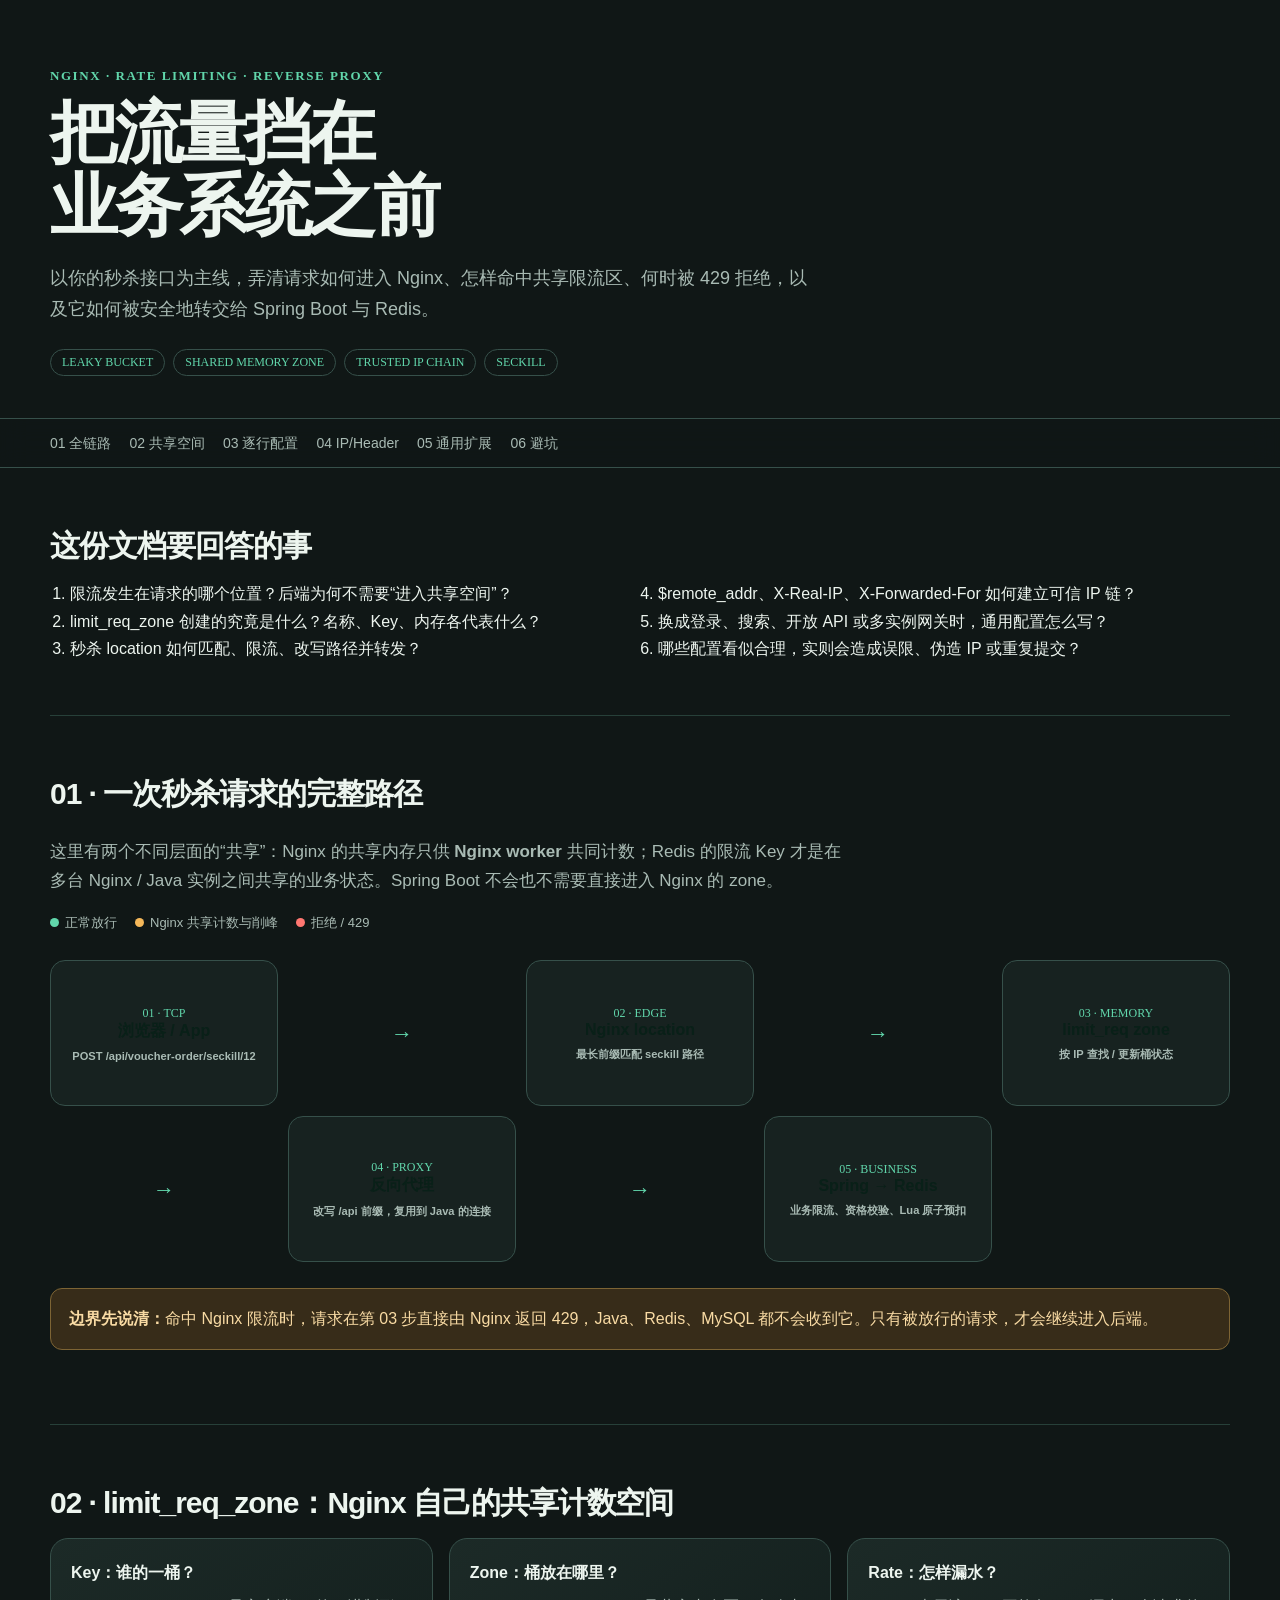
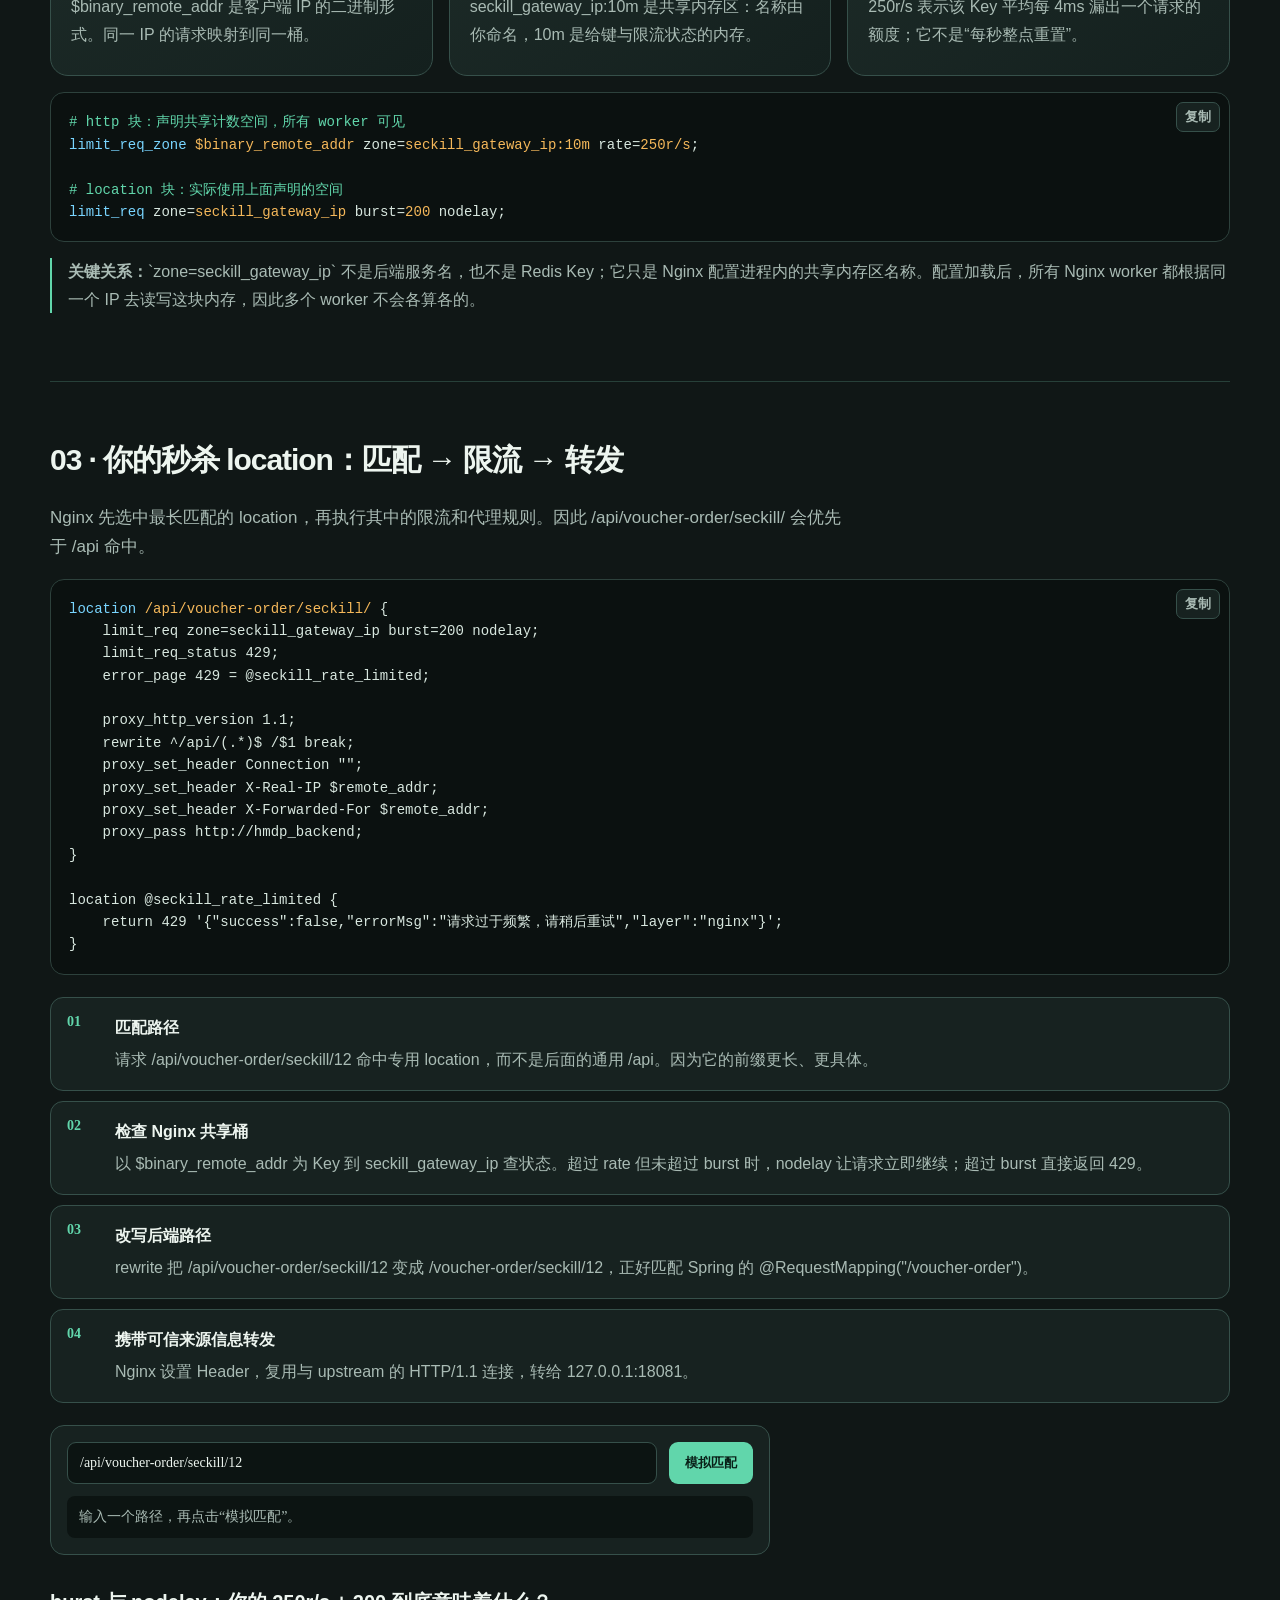
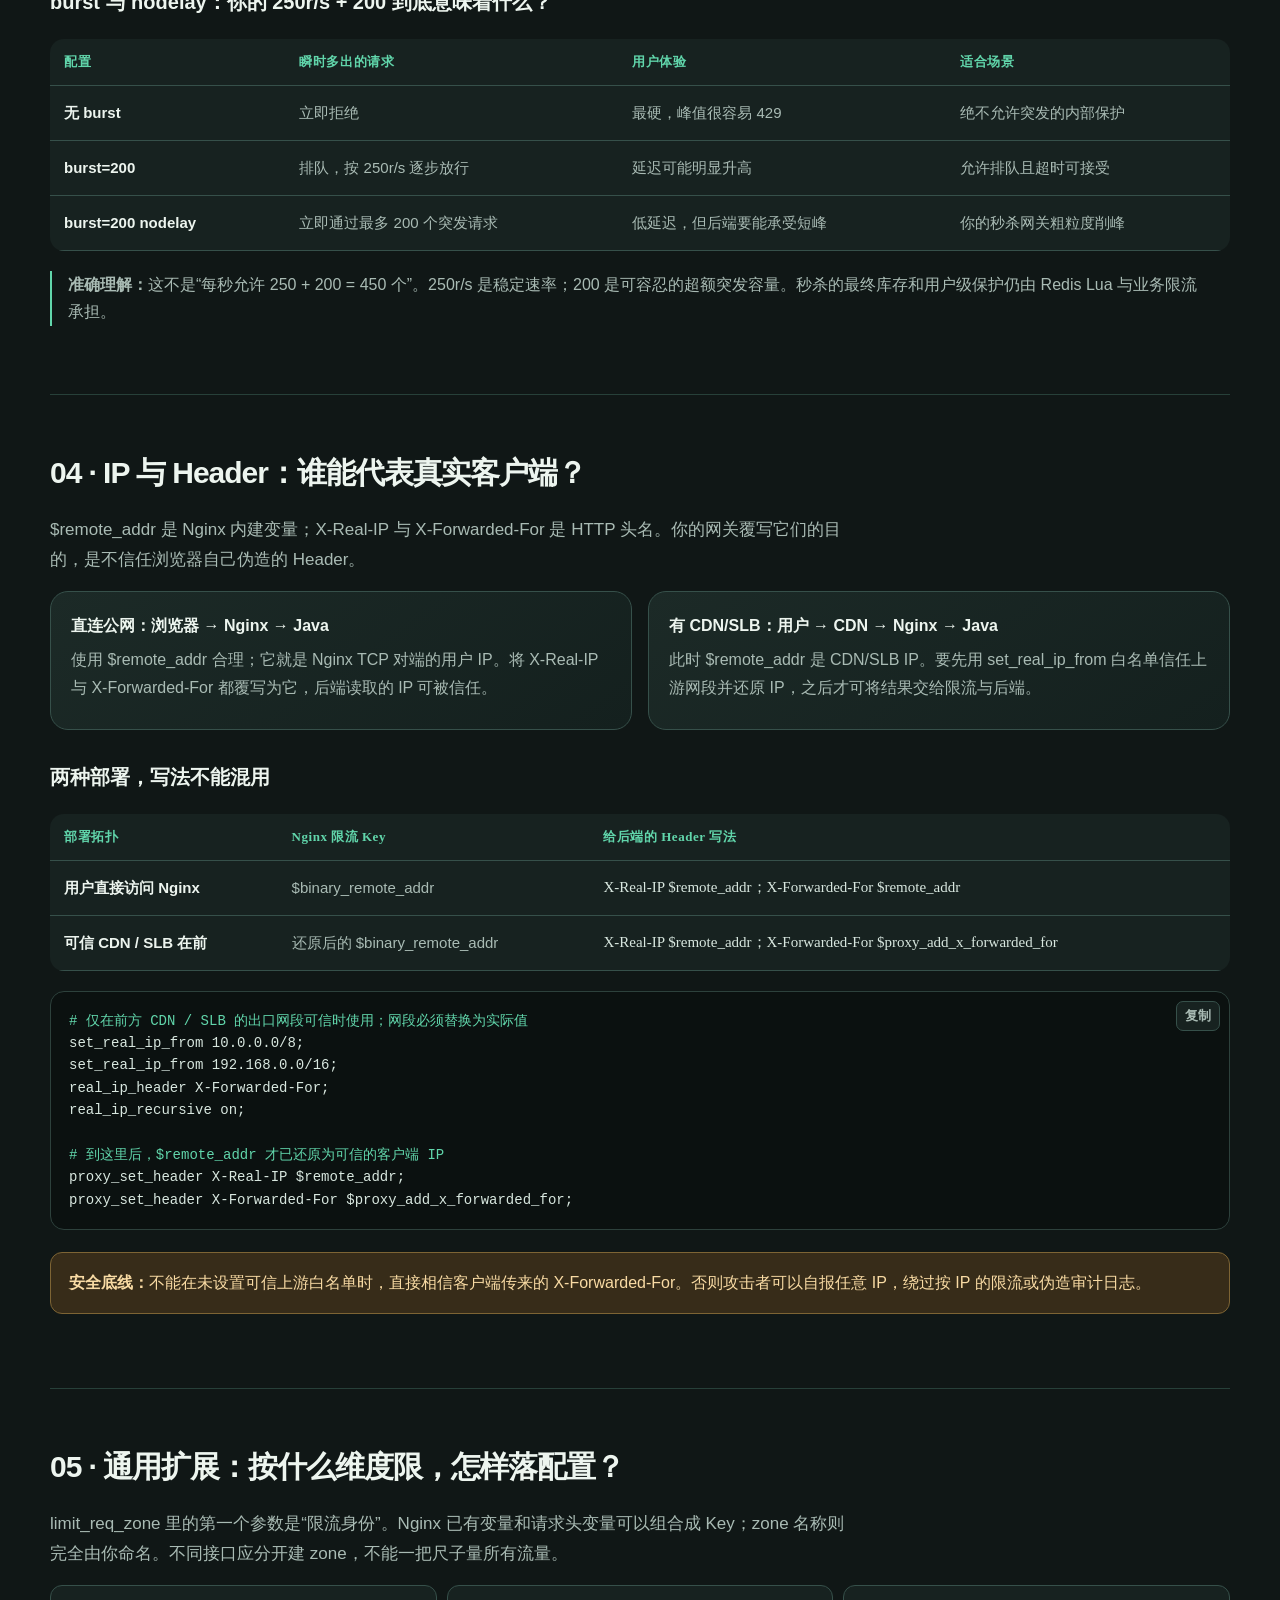
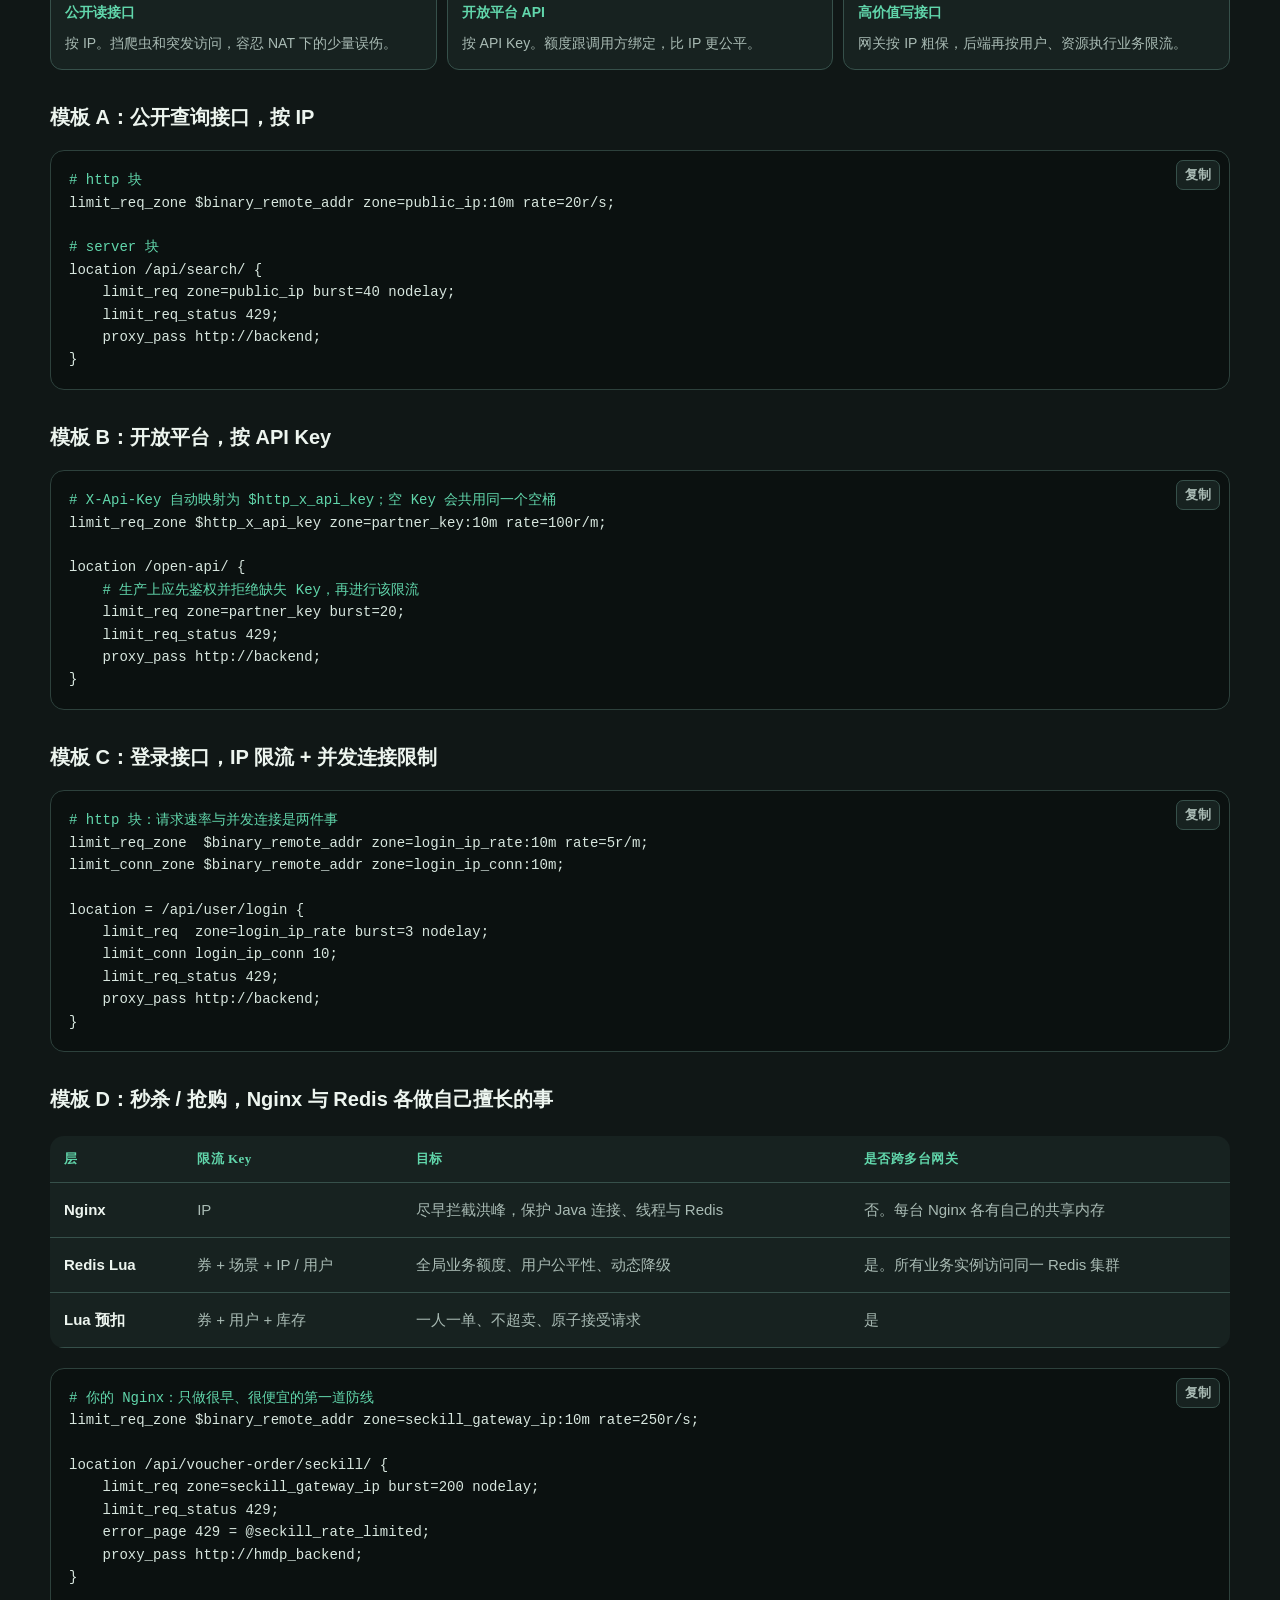
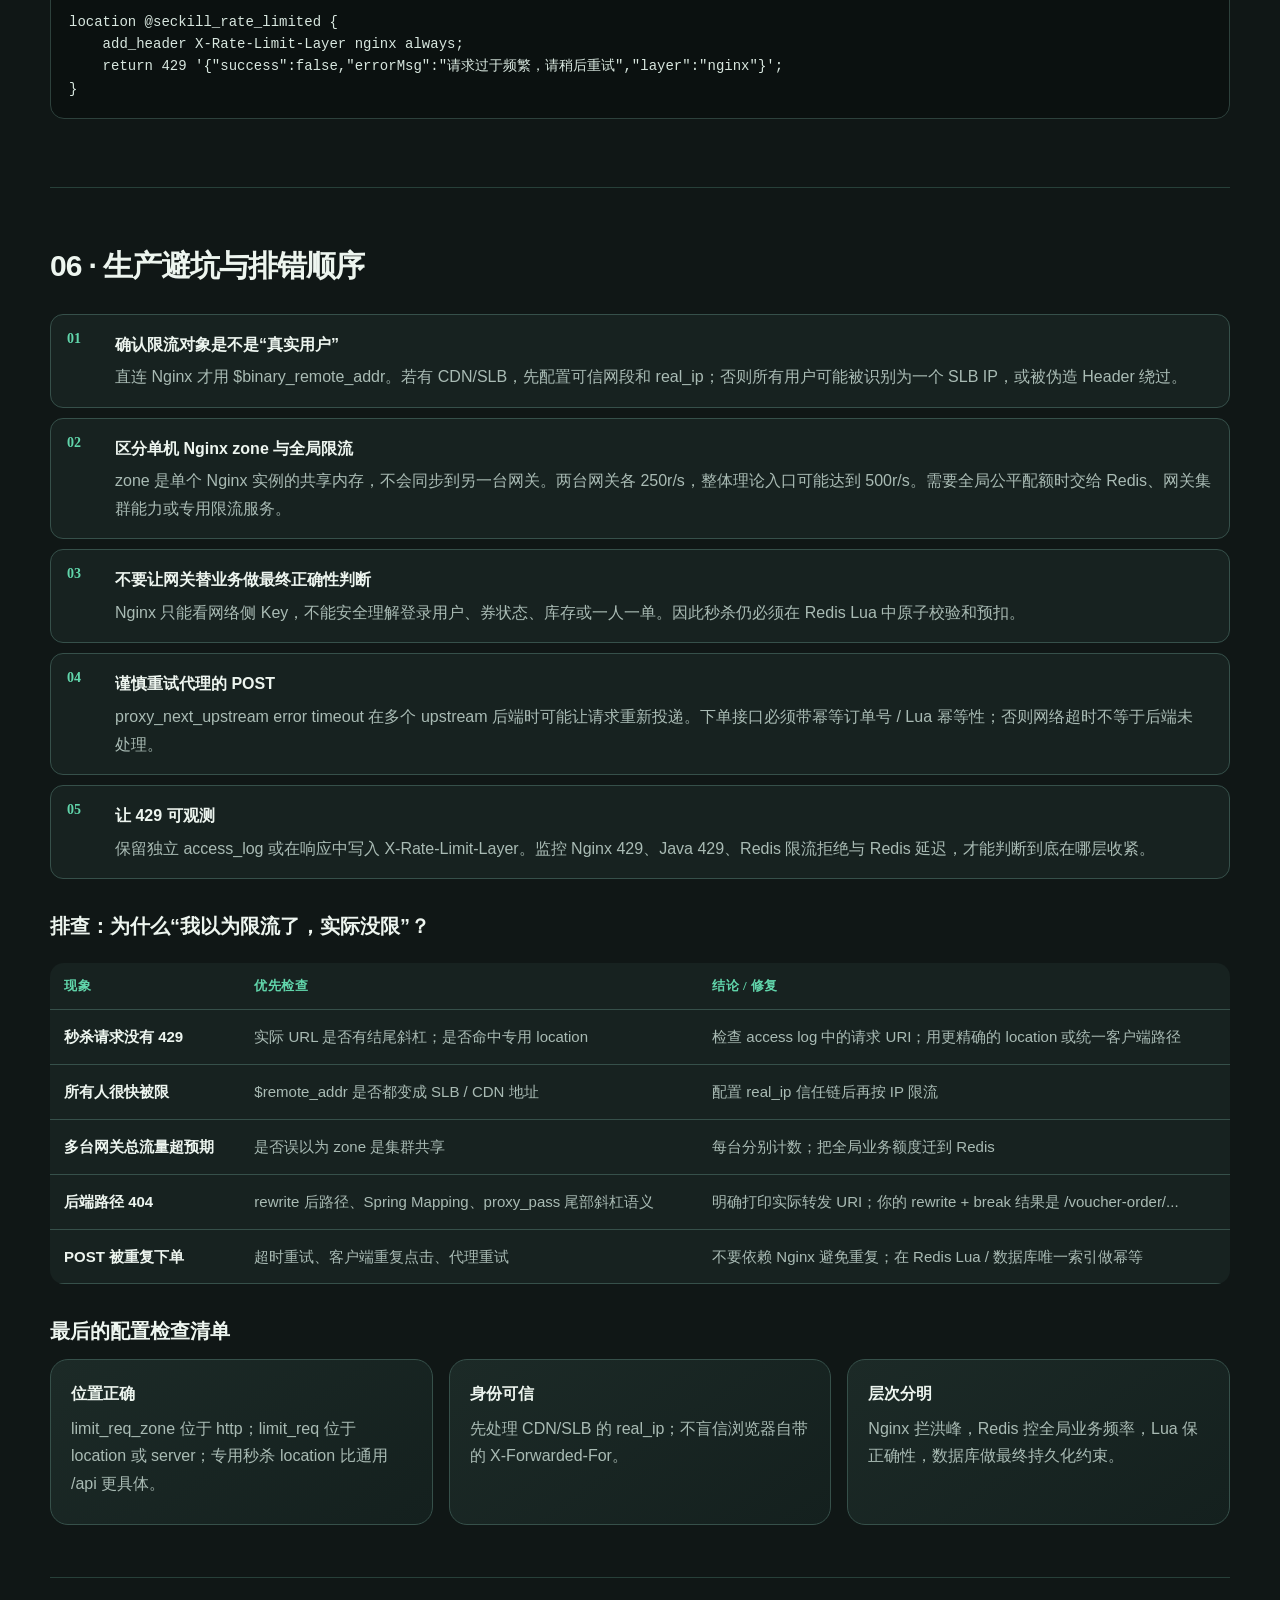
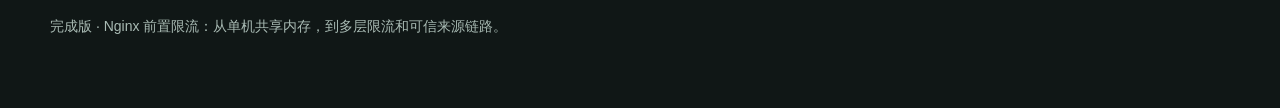
<file: Nginx前置限流(全链路与通用配置).html>
<!doctype html>
<html lang="zh-CN">
<head>
  <meta charset="utf-8">
  <meta name="viewport" content="width=device-width,initial-scale=1">
  <title>Nginx 前置限流｜全链路与通用配置</title>
  <style>
    :root{--bg:#101716;--panel:#172220;--panel2:#1d2b28;--line:#36504a;--ink:#edf5ef;--muted:#a9bbb4;--mint:#61d6ab;--amber:#f5b85a;--red:#ff7771;--code:#0b1110;--radius:18px}
    *{box-sizing:border-box} html{scroll-behavior:smooth} body{margin:0;background:radial-gradient(900px 560px at 85% -10%,#1d433a 0%,transparent 60%),var(--bg);color:var(--ink);font-family:"Microsoft YaHei","PingFang SC",sans-serif;line-height:1.72;text-wrap:pretty}
    .wrap{width:min(1180px,calc(100% - 32px));margin:auto}.hero{padding:68px 0 42px;border-bottom:1px solid var(--line)}.kicker{color:var(--mint);font:600 13px ui-monospace,Consolas;letter-spacing:.12em;text-transform:uppercase}.hero h1{font-size:clamp(34px,6vw,68px);line-height:1.08;margin:12px 0 20px;letter-spacing:-.05em}.hero p{max-width:760px;color:var(--muted);font-size:18px;margin:0}.pills{display:flex;flex-wrap:wrap;gap:8px;margin-top:24px}.pill{border:1px solid var(--line);border-radius:999px;padding:5px 11px;font:12px ui-monospace,Consolas;color:var(--mint)}
    nav{position:sticky;top:0;z-index:4;background:#101716e8;backdrop-filter:blur(14px);border-bottom:1px solid var(--line)}nav .wrap{display:flex;gap:18px;overflow:auto;padding:12px 0}nav a{white-space:nowrap;color:var(--muted);text-decoration:none;font-size:14px}nav a:hover{color:var(--mint)}
    section{padding:52px 0;border-bottom:1px solid #274039}h2{font-size:30px;letter-spacing:-.035em;margin:0 0 9px}h3{font-size:20px;margin:30px 0 10px}.lead{font-size:17px;color:var(--muted);max-width:800px}.notice{margin:22px 0;padding:16px 18px;border:1px solid #7d6434;background:#372c19;border-radius:12px;color:#f9dba4}.grid{display:grid;grid-template-columns:repeat(12,1fr);gap:16px}.card{background:linear-gradient(145deg,#1c2a27,#14201e);border:1px solid var(--line);border-radius:var(--radius);padding:20px}.card p{margin:.45em 0;color:var(--muted)}.span4{grid-column:span 4}.span6{grid-column:span 6}.span12{grid-column:span 12}
    .flow{display:grid;grid-template-columns:repeat(5,1fr);gap:10px;margin:26px 0;align-items:stretch}.node{min-height:146px;cursor:pointer;border:1px solid var(--line);background:var(--panel);border-radius:15px;padding:16px;transition:.2s transform,.2s border-color}.node:hover,.node:focus{transform:translateY(-4px);border-color:var(--mint);outline:none}.node b{display:block;font-size:16px}.node small{display:block;color:var(--muted);margin-top:8px}.node .n{font:12px ui-monospace,Consolas;color:var(--mint);margin-bottom:10px}.arrow{align-self:center;text-align:center;color:var(--mint);font-size:22px}.flow-item{display:contents}.legend{display:flex;gap:18px;flex-wrap:wrap;color:var(--muted);font-size:13px}.dot{display:inline-block;width:9px;height:9px;border-radius:50%;margin-right:6px}.ok{background:var(--mint)}.warn{background:var(--amber)}.bad{background:var(--red)}
    pre{position:relative;margin:16px 0;overflow:auto;padding:18px;border:1px solid #2d413c;border-radius:14px;background:var(--code);color:#d8e7df;font:14px/1.6 ui-monospace,Consolas,"Cascadia Code",monospace}code .a{color:#79d5ff}code .b{color:#f5b85a}code .c{color:#61d6ab}.copy{position:absolute;right:9px;top:9px;border:1px solid var(--line);color:var(--muted);background:#172220;border-radius:7px;padding:5px 8px;cursor:pointer}.copy:hover{color:var(--mint)}.annot{border-left:2px solid var(--mint);padding:0 0 0 16px;color:var(--muted)}
    .sim{display:grid;grid-template-columns:1fr auto;gap:12px;max-width:720px;background:var(--panel);padding:16px;border-radius:14px;border:1px solid var(--line)}input{min-width:0;background:#0c1412;border:1px solid var(--line);color:var(--ink);padding:12px;border-radius:9px;font:14px ui-monospace,Consolas}button{background:var(--mint);color:#092018;border:0;border-radius:9px;padding:0 16px;font-weight:700;cursor:pointer}.result{grid-column:1/-1;padding:12px;border-radius:8px;background:#0c1412;color:var(--muted);font:14px ui-monospace,Consolas}.tag{color:var(--mint)}.danger{color:var(--red)}
    .toc-card ol{columns:2;margin:0;padding-left:20px}.toc-card a{color:var(--ink);text-decoration:none}.toc-card a:hover{color:var(--mint)}table{width:100%;border-collapse:collapse;margin:20px 0;background:var(--panel);overflow:hidden;border-radius:14px;font-size:15px}th,td{text-align:left;vertical-align:top;padding:14px;border-bottom:1px solid var(--line)}th{color:var(--mint);font:600 13px ui-monospace,Consolas;letter-spacing:.04em}td{color:var(--muted)}td:first-child{color:var(--ink);font-weight:700}.steps{counter-reset:step;display:grid;gap:10px;margin:22px 0}.step{position:relative;padding:16px 16px 16px 64px;border:1px solid var(--line);border-radius:13px;background:var(--panel)}.step:before{counter-increment:step;content:counter(step,decimal-leading-zero);position:absolute;left:16px;color:var(--mint);font:700 14px ui-monospace,Consolas}.step b{display:block}.step p{color:var(--muted);margin:5px 0 0}.choice{display:grid;grid-template-columns:repeat(3,1fr);gap:10px}.choice div{padding:14px;border:1px solid var(--line);border-radius:12px;background:var(--panel)}.choice b{color:var(--mint);display:block;font-size:14px}.choice p{color:var(--muted);margin:7px 0 0;font-size:14px}.matrix td:last-child{font-family:ui-monospace,Consolas;color:#d8e7df}footer{padding:36px 0 70px;color:var(--muted);font-size:14px}@media(max-width:760px){.hero{padding-top:45px}.flow{grid-template-columns:1fr}.flow-item{display:grid;grid-template-columns:1fr}.arrow{transform:rotate(90deg);padding:2px}.span4,.span6{grid-column:span 12}.toc-card ol{columns:1}.sim{grid-template-columns:1fr}button{padding:12px}.node{min-height:auto}.choice{grid-template-columns:1fr}th,td{padding:11px 9px;font-size:13px}}
  </style>
</head>
<body>
  <header class="hero"><div class="wrap"><div class="kicker">Nginx · rate limiting · reverse proxy</div><h1>把流量挡在<br>业务系统之前</h1><p>以你的秒杀接口为主线，弄清请求如何进入 Nginx、怎样命中共享限流区、何时被 429 拒绝，以及它如何被安全地转交给 Spring Boot 与 Redis。</p><div class="pills"><span class="pill">LEAKY BUCKET</span><span class="pill">SHARED MEMORY ZONE</span><span class="pill">TRUSTED IP CHAIN</span><span class="pill">SECKILL</span></div></div></header>
  <nav><div class="wrap"><a href="#flow">01 全链路</a><a href="#zone">02 共享空间</a><a href="#config">03 逐行配置</a><a href="#headers">04 IP/Header</a><a href="#templates">05 通用扩展</a><a href="#pitfalls">06 避坑</a></div></nav>
  <main class="wrap">
    <section class="toc-card"><h2>这份文档要回答的事</h2><ol><li><a href="#flow">限流发生在请求的哪个位置？后端为何不需要“进入共享空间”？</a></li><li><a href="#zone">limit_req_zone 创建的究竟是什么？名称、Key、内存各代表什么？</a></li><li><a href="#config">秒杀 location 如何匹配、限流、改写路径并转发？</a></li><li><a href="#headers">$remote_addr、X-Real-IP、X-Forwarded-For 如何建立可信 IP 链？</a></li><li><a href="#templates">换成登录、搜索、开放 API 或多实例网关时，通用配置怎么写？</a></li><li><a href="#pitfalls">哪些配置看似合理，实则会造成误限、伪造 IP 或重复提交？</a></li></ol></section>
    <section id="flow"><h2>01 · 一次秒杀请求的完整路径</h2><p class="lead">这里有两个不同层面的“共享”：Nginx 的共享内存只供 <b>Nginx worker</b> 共同计数；Redis 的限流 Key 才是在多台 Nginx / Java 实例之间共享的业务状态。Spring Boot 不会也不需要直接进入 Nginx 的 zone。</p><div class="legend"><span><i class="dot ok"></i>正常放行</span><span><i class="dot warn"></i>Nginx 共享计数与削峰</span><span><i class="dot bad"></i>拒绝 / 429</span></div><div class="flow" aria-label="请求链路图"><div class="flow-item"><button class="node" data-target="headers"><span class="n">01 · TCP</span><b>浏览器 / App</b><small>POST /api/voucher-order/seckill/12</small></button><div class="arrow">→</div></div><div class="flow-item"><button class="node" data-target="zone"><span class="n">02 · EDGE</span><b>Nginx location</b><small>最长前缀匹配 seckill 路径</small></button><div class="arrow">→</div></div><div class="flow-item"><button class="node" data-target="zone"><span class="n">03 · MEMORY</span><b>limit_req zone</b><small>按 IP 查找 / 更新桶状态</small></button><div class="arrow">→</div></div><div class="flow-item"><button class="node" data-target="config"><span class="n">04 · PROXY</span><b>反向代理</b><small>改写 /api 前缀，复用到 Java 的连接</small></button><div class="arrow">→</div></div><div class="flow-item"><button class="node" data-target="templates"><span class="n">05 · BUSINESS</span><b>Spring → Redis</b><small>业务限流、资格校验、Lua 原子预扣</small></button></div></div><div class="notice"><b>边界先说清：</b>命中 Nginx 限流时，请求在第 03 步直接由 Nginx 返回 429，Java、Redis、MySQL 都不会收到它。只有被放行的请求，才会继续进入后端。</div></section>
    <section id="zone"><h2>02 · limit_req_zone：Nginx 自己的共享计数空间</h2><div class="grid"><article class="card span4"><b>Key：谁的一桶？</b><p>$binary_remote_addr 是客户端 IP 的二进制形式。同一 IP 的请求映射到同一桶。</p></article><article class="card span4"><b>Zone：桶放在哪里？</b><p>seckill_gateway_ip:10m 是共享内存区：名称由你命名，10m 是给键与限流状态的内存。</p></article><article class="card span4"><b>Rate：怎样漏水？</b><p>250r/s 表示该 Key 平均每 4ms 漏出一个请求的额度；它不是“每秒整点重置”。</p></article></div><pre><button class="copy">复制</button><code><span class="c"># http 块：声明共享计数空间，所有 worker 可见</span>
<span class="a">limit_req_zone</span> <span class="b">$binary_remote_addr</span> zone=<span class="b">seckill_gateway_ip:10m</span> rate=<span class="b">250r/s</span>;

<span class="c"># location 块：实际使用上面声明的空间</span>
<span class="a">limit_req</span> zone=<span class="b">seckill_gateway_ip</span> burst=<span class="b">200</span> nodelay;</code></pre><p class="annot"><b>关键关系：</b>`zone=seckill_gateway_ip` 不是后端服务名，也不是 Redis Key；它只是 Nginx 配置进程内的共享内存区名称。配置加载后，所有 Nginx worker 都根据同一个 IP 去读写这块内存，因此多个 worker 不会各算各的。</p></section>
    <section id="config"><h2>03 · 你的秒杀 location：匹配 → 限流 → 转发</h2><p class="lead">Nginx 先选中最长匹配的 location，再执行其中的限流和代理规则。因此 /api/voucher-order/seckill/ 会优先于 /api 命中。</p><pre><button class="copy">复制</button><code><span class="a">location</span> <span class="b">/api/voucher-order/seckill/</span> {
    limit_req zone=seckill_gateway_ip burst=200 nodelay;
    limit_req_status 429;
    error_page 429 = @seckill_rate_limited;

    proxy_http_version 1.1;
    rewrite ^/api/(.*)$ /$1 break;
    proxy_set_header Connection "";
    proxy_set_header X-Real-IP $remote_addr;
    proxy_set_header X-Forwarded-For $remote_addr;
    proxy_pass http://hmdp_backend;
}

location @seckill_rate_limited {
    return 429 '{"success":false,"errorMsg":"请求过于频繁，请稍后重试","layer":"nginx"}';
}</code></pre><div class="steps"><article class="step"><b>匹配路径</b><p>请求 /api/voucher-order/seckill/12 命中专用 location，而不是后面的通用 /api。因为它的前缀更长、更具体。</p></article><article class="step"><b>检查 Nginx 共享桶</b><p>以 $binary_remote_addr 为 Key 到 seckill_gateway_ip 查状态。超过 rate 但未超过 burst 时，nodelay 让请求立即继续；超过 burst 直接返回 429。</p></article><article class="step"><b>改写后端路径</b><p>rewrite 把 /api/voucher-order/seckill/12 变成 /voucher-order/seckill/12，正好匹配 Spring 的 @RequestMapping(&quot;/voucher-order&quot;)。</p></article><article class="step"><b>携带可信来源信息转发</b><p>Nginx 设置 Header，复用与 upstream 的 HTTP/1.1 连接，转给 127.0.0.1:18081。</p></article></div><div class="sim"><input id="path" value="/api/voucher-order/seckill/12" aria-label="输入请求路径"><button id="run">模拟匹配</button><div class="result" id="result">输入一个路径，再点击“模拟匹配”。</div></div><h3>burst 与 nodelay：你的 250r/s + 200 到底意味着什么？</h3><table><thead><tr><th>配置</th><th>瞬时多出的请求</th><th>用户体验</th><th>适合场景</th></tr></thead><tbody><tr><td>无 burst</td><td>立即拒绝</td><td>最硬，峰值很容易 429</td><td>绝不允许突发的内部保护</td></tr><tr><td>burst=200</td><td>排队，按 250r/s 逐步放行</td><td>延迟可能明显升高</td><td>允许排队且超时可接受</td></tr><tr><td>burst=200 nodelay</td><td>立即通过最多 200 个突发请求</td><td>低延迟，但后端要能承受短峰</td><td>你的秒杀网关粗粒度削峰</td></tr></tbody></table><p class="annot"><b>准确理解：</b>这不是“每秒允许 250 + 200 = 450 个”。250r/s 是稳定速率；200 是可容忍的超额突发容量。秒杀的最终库存和用户级保护仍由 Redis Lua 与业务限流承担。</p></section>
    <section id="headers"><h2>04 · IP 与 Header：谁能代表真实客户端？</h2><p class="lead">$remote_addr 是 Nginx 内建变量；X-Real-IP 与 X-Forwarded-For 是 HTTP 头名。你的网关覆写它们的目的，是不信任浏览器自己伪造的 Header。</p><div class="grid"><article class="card span6"><b>直连公网：浏览器 → Nginx → Java</b><p>使用 $remote_addr 合理；它就是 Nginx TCP 对端的用户 IP。将 X-Real-IP 与 X-Forwarded-For 都覆写为它，后端读取的 IP 可被信任。</p></article><article class="card span6"><b>有 CDN/SLB：用户 → CDN → Nginx → Java</b><p>此时 $remote_addr 是 CDN/SLB IP。要先用 set_real_ip_from 白名单信任上游网段并还原 IP，之后才可将结果交给限流与后端。</p></article></div><h3>两种部署，写法不能混用</h3><table class="matrix"><thead><tr><th>部署拓扑</th><th>Nginx 限流 Key</th><th>给后端的 Header 写法</th></tr></thead><tbody><tr><td>用户直接访问 Nginx</td><td>$binary_remote_addr</td><td>X-Real-IP $remote_addr；X-Forwarded-For $remote_addr</td></tr><tr><td>可信 CDN / SLB 在前</td><td>还原后的 $binary_remote_addr</td><td>X-Real-IP $remote_addr；X-Forwarded-For $proxy_add_x_forwarded_for</td></tr></tbody></table><pre><button class="copy">复制</button><code><span class="c"># 仅在前方 CDN / SLB 的出口网段可信时使用；网段必须替换为实际值</span>
set_real_ip_from 10.0.0.0/8;
set_real_ip_from 192.168.0.0/16;
real_ip_header X-Forwarded-For;
real_ip_recursive on;

<span class="c"># 到这里后，$remote_addr 才已还原为可信的客户端 IP</span>
proxy_set_header X-Real-IP $remote_addr;
proxy_set_header X-Forwarded-For $proxy_add_x_forwarded_for;</code></pre><p class="notice"><b>安全底线：</b>不能在未设置可信上游白名单时，直接相信客户端传来的 X-Forwarded-For。否则攻击者可以自报任意 IP，绕过按 IP 的限流或伪造审计日志。</p></section>
    <section id="templates"><h2>05 · 通用扩展：按什么维度限，怎样落配置？</h2><p class="lead">limit_req_zone 里的第一个参数是“限流身份”。Nginx 已有变量和请求头变量可以组合成 Key；zone 名称则完全由你命名。不同接口应分开建 zone，不能一把尺子量所有流量。</p><div class="choice"><div><b>公开读接口</b><p>按 IP。挡爬虫和突发访问，容忍 NAT 下的少量误伤。</p></div><div><b>开放平台 API</b><p>按 API Key。额度跟调用方绑定，比 IP 更公平。</p></div><div><b>高价值写接口</b><p>网关按 IP 粗保，后端再按用户、资源执行业务限流。</p></div></div><h3>模板 A：公开查询接口，按 IP</h3><pre><button class="copy">复制</button><code><span class="c"># http 块</span>
limit_req_zone $binary_remote_addr zone=public_ip:10m rate=20r/s;

<span class="c"># server 块</span>
location /api/search/ {
    limit_req zone=public_ip burst=40 nodelay;
    limit_req_status 429;
    proxy_pass http://backend;
}</code></pre><h3>模板 B：开放平台，按 API Key</h3><pre><button class="copy">复制</button><code><span class="c"># X-Api-Key 自动映射为 $http_x_api_key；空 Key 会共用同一个空桶</span>
limit_req_zone $http_x_api_key zone=partner_key:10m rate=100r/m;

location /open-api/ {
    <span class="c"># 生产上应先鉴权并拒绝缺失 Key，再进行该限流</span>
    limit_req zone=partner_key burst=20;
    limit_req_status 429;
    proxy_pass http://backend;
}</code></pre><h3>模板 C：登录接口，IP 限流 + 并发连接限制</h3><pre><button class="copy">复制</button><code><span class="c"># http 块：请求速率与并发连接是两件事</span>
limit_req_zone  $binary_remote_addr zone=login_ip_rate:10m rate=5r/m;
limit_conn_zone $binary_remote_addr zone=login_ip_conn:10m;

location = /api/user/login {
    limit_req  zone=login_ip_rate burst=3 nodelay;
    limit_conn login_ip_conn 10;
    limit_req_status 429;
    proxy_pass http://backend;
}</code></pre><h3>模板 D：秒杀 / 抢购，Nginx 与 Redis 各做自己擅长的事</h3><table><thead><tr><th>层</th><th>限流 Key</th><th>目标</th><th>是否跨多台网关</th></tr></thead><tbody><tr><td>Nginx</td><td>IP</td><td>尽早拦截洪峰，保护 Java 连接、线程与 Redis</td><td>否。每台 Nginx 各有自己的共享内存</td></tr><tr><td>Redis Lua</td><td>券 + 场景 + IP / 用户</td><td>全局业务额度、用户公平性、动态降级</td><td>是。所有业务实例访问同一 Redis 集群</td></tr><tr><td>Lua 预扣</td><td>券 + 用户 + 库存</td><td>一人一单、不超卖、原子接受请求</td><td>是</td></tr></tbody></table><pre><button class="copy">复制</button><code><span class="c"># 你的 Nginx：只做很早、很便宜的第一道防线</span>
limit_req_zone $binary_remote_addr zone=seckill_gateway_ip:10m rate=250r/s;

location /api/voucher-order/seckill/ {
    limit_req zone=seckill_gateway_ip burst=200 nodelay;
    limit_req_status 429;
    error_page 429 = @seckill_rate_limited;
    proxy_pass http://hmdp_backend;
}

location @seckill_rate_limited {
    add_header X-Rate-Limit-Layer nginx always;
    return 429 '{"success":false,"errorMsg":"请求过于频繁，请稍后重试","layer":"nginx"}';
}</code></pre></section>
    <section id="pitfalls"><h2>06 · 生产避坑与排错顺序</h2><div class="steps"><article class="step"><b>确认限流对象是不是“真实用户”</b><p>直连 Nginx 才用 $binary_remote_addr。若有 CDN/SLB，先配置可信网段和 real_ip；否则所有用户可能被识别为一个 SLB IP，或被伪造 Header 绕过。</p></article><article class="step"><b>区分单机 Nginx zone 与全局限流</b><p>zone 是单个 Nginx 实例的共享内存，不会同步到另一台网关。两台网关各 250r/s，整体理论入口可能达到 500r/s。需要全局公平配额时交给 Redis、网关集群能力或专用限流服务。</p></article><article class="step"><b>不要让网关替业务做最终正确性判断</b><p>Nginx 只能看网络侧 Key，不能安全理解登录用户、券状态、库存或一人一单。因此秒杀仍必须在 Redis Lua 中原子校验和预扣。</p></article><article class="step"><b>谨慎重试代理的 POST</b><p>proxy_next_upstream error timeout 在多个 upstream 后端时可能让请求重新投递。下单接口必须带幂等订单号 / Lua 幂等性；否则网络超时不等于后端未处理。</p></article><article class="step"><b>让 429 可观测</b><p>保留独立 access_log 或在响应中写入 X-Rate-Limit-Layer。监控 Nginx 429、Java 429、Redis 限流拒绝与 Redis 延迟，才能判断到底在哪层收紧。</p></article></div><h3>排查：为什么“我以为限流了，实际没限”？</h3><table><thead><tr><th>现象</th><th>优先检查</th><th>结论 / 修复</th></tr></thead><tbody><tr><td>秒杀请求没有 429</td><td>实际 URL 是否有结尾斜杠；是否命中专用 location</td><td>检查 access log 中的请求 URI；用更精确的 location 或统一客户端路径</td></tr><tr><td>所有人很快被限</td><td>$remote_addr 是否都变成 SLB / CDN 地址</td><td>配置 real_ip 信任链后再按 IP 限流</td></tr><tr><td>多台网关总流量超预期</td><td>是否误以为 zone 是集群共享</td><td>每台分别计数；把全局业务额度迁到 Redis</td></tr><tr><td>后端路径 404</td><td>rewrite 后路径、Spring Mapping、proxy_pass 尾部斜杠语义</td><td>明确打印实际转发 URI；你的 rewrite + break 结果是 /voucher-order/...</td></tr><tr><td>POST 被重复下单</td><td>超时重试、客户端重复点击、代理重试</td><td>不要依赖 Nginx 避免重复；在 Redis Lua / 数据库唯一索引做幂等</td></tr></tbody></table><h3>最后的配置检查清单</h3><div class="grid"><article class="card span4"><b>位置正确</b><p>limit_req_zone 位于 http；limit_req 位于 location 或 server；专用秒杀 location 比通用 /api 更具体。</p></article><article class="card span4"><b>身份可信</b><p>先处理 CDN/SLB 的 real_ip；不盲信浏览器自带的 X-Forwarded-For。</p></article><article class="card span4"><b>层次分明</b><p>Nginx 拦洪峰，Redis 控全局业务频率，Lua 保正确性，数据库做最终持久化约束。</p></article></div></section>
  </main>
  <footer><div class="wrap">完成版 · Nginx 前置限流：从单机共享内存，到多层限流和可信来源链路。</div></footer>
  <script>
    document.querySelectorAll('[data-target]').forEach(n=>n.addEventListener('click',()=>{const el=document.getElementById(n.dataset.target);window.scrollTo({top:el.getBoundingClientRect().top+window.scrollY-55,behavior:'smooth'});}));
    document.querySelectorAll('.copy').forEach(b=>b.addEventListener('click',async()=>{await navigator.clipboard.writeText(b.parentElement.innerText.replace('复制',''));b.textContent='已复制';setTimeout(()=>b.textContent='复制',1200)}));
    document.getElementById('run').addEventListener('click',()=>{const p=document.getElementById('path').value.trim(),r=document.getElementById('result');if(p.startsWith('/api/voucher-order/seckill/'))r.innerHTML='<span class="tag">命中：</span> 专用秒杀 location → Nginx IP 限流 → rewrite 为 <b>'+p.replace(/^\/api/,'')+'</b> → hmdp_backend';else if(p.startsWith('/api'))r.innerHTML='<span class="tag">命中：</span> 通用 /api location → 不走这一条秒杀 Nginx 限流 → rewrite 为 <b>'+p.replace(/^\/api/,'')+'</b> → hmdp_backend';else r.innerHTML='<span class="danger">命中：</span> location / → 静态前端目录 html/hmdp';});
  </script>
</body>
</html>
</file>
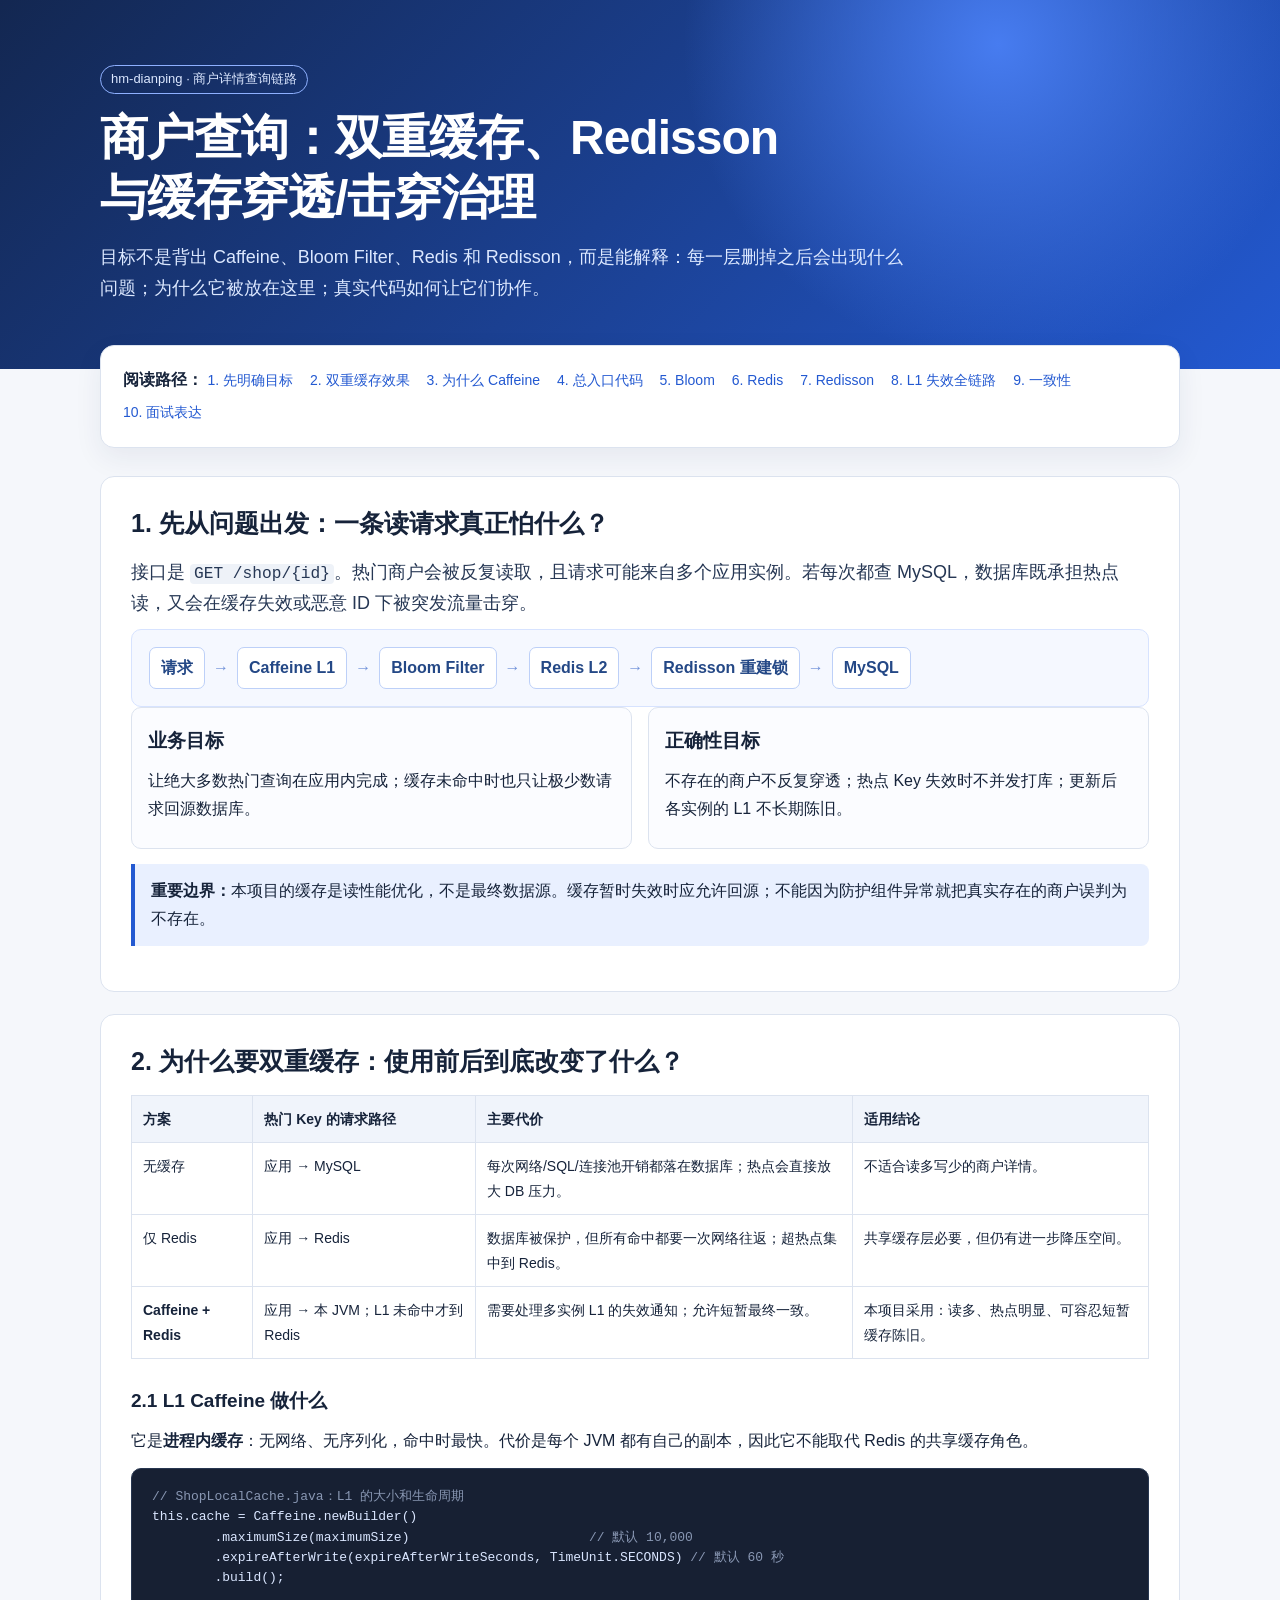
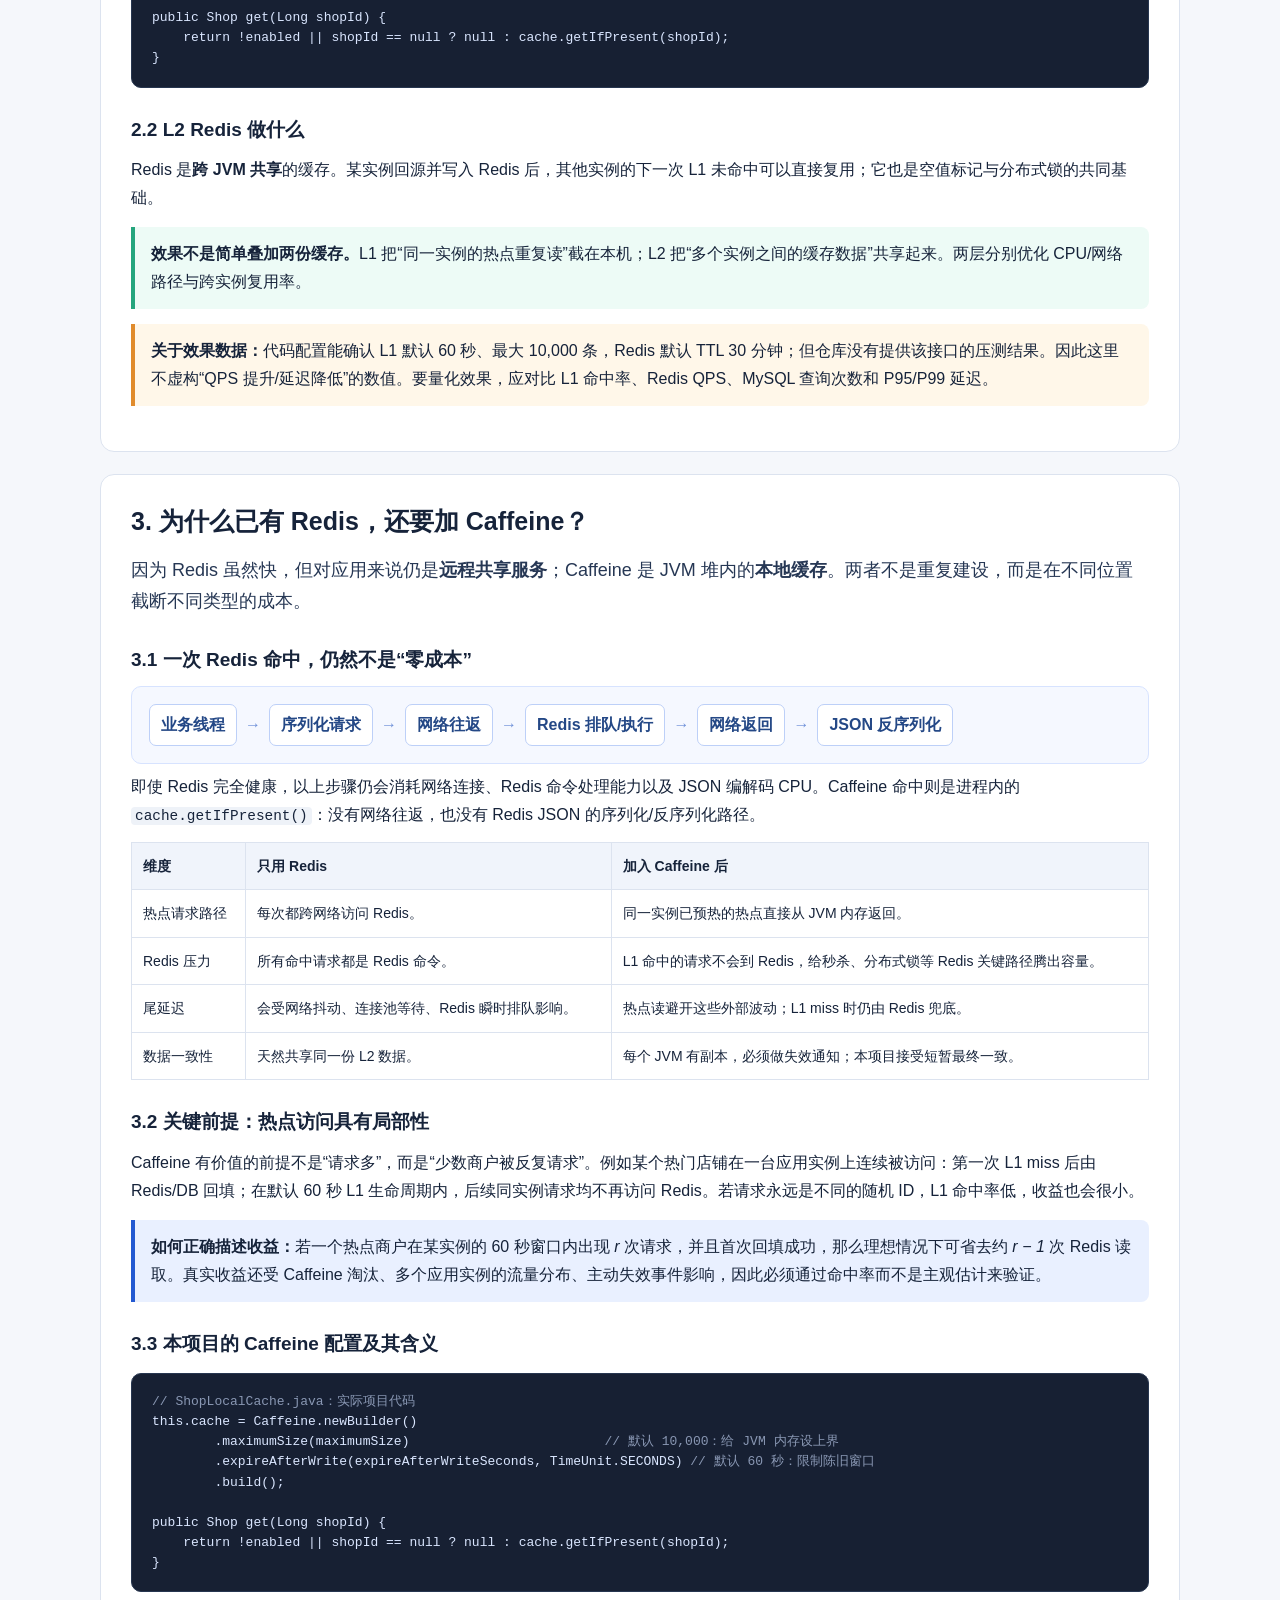
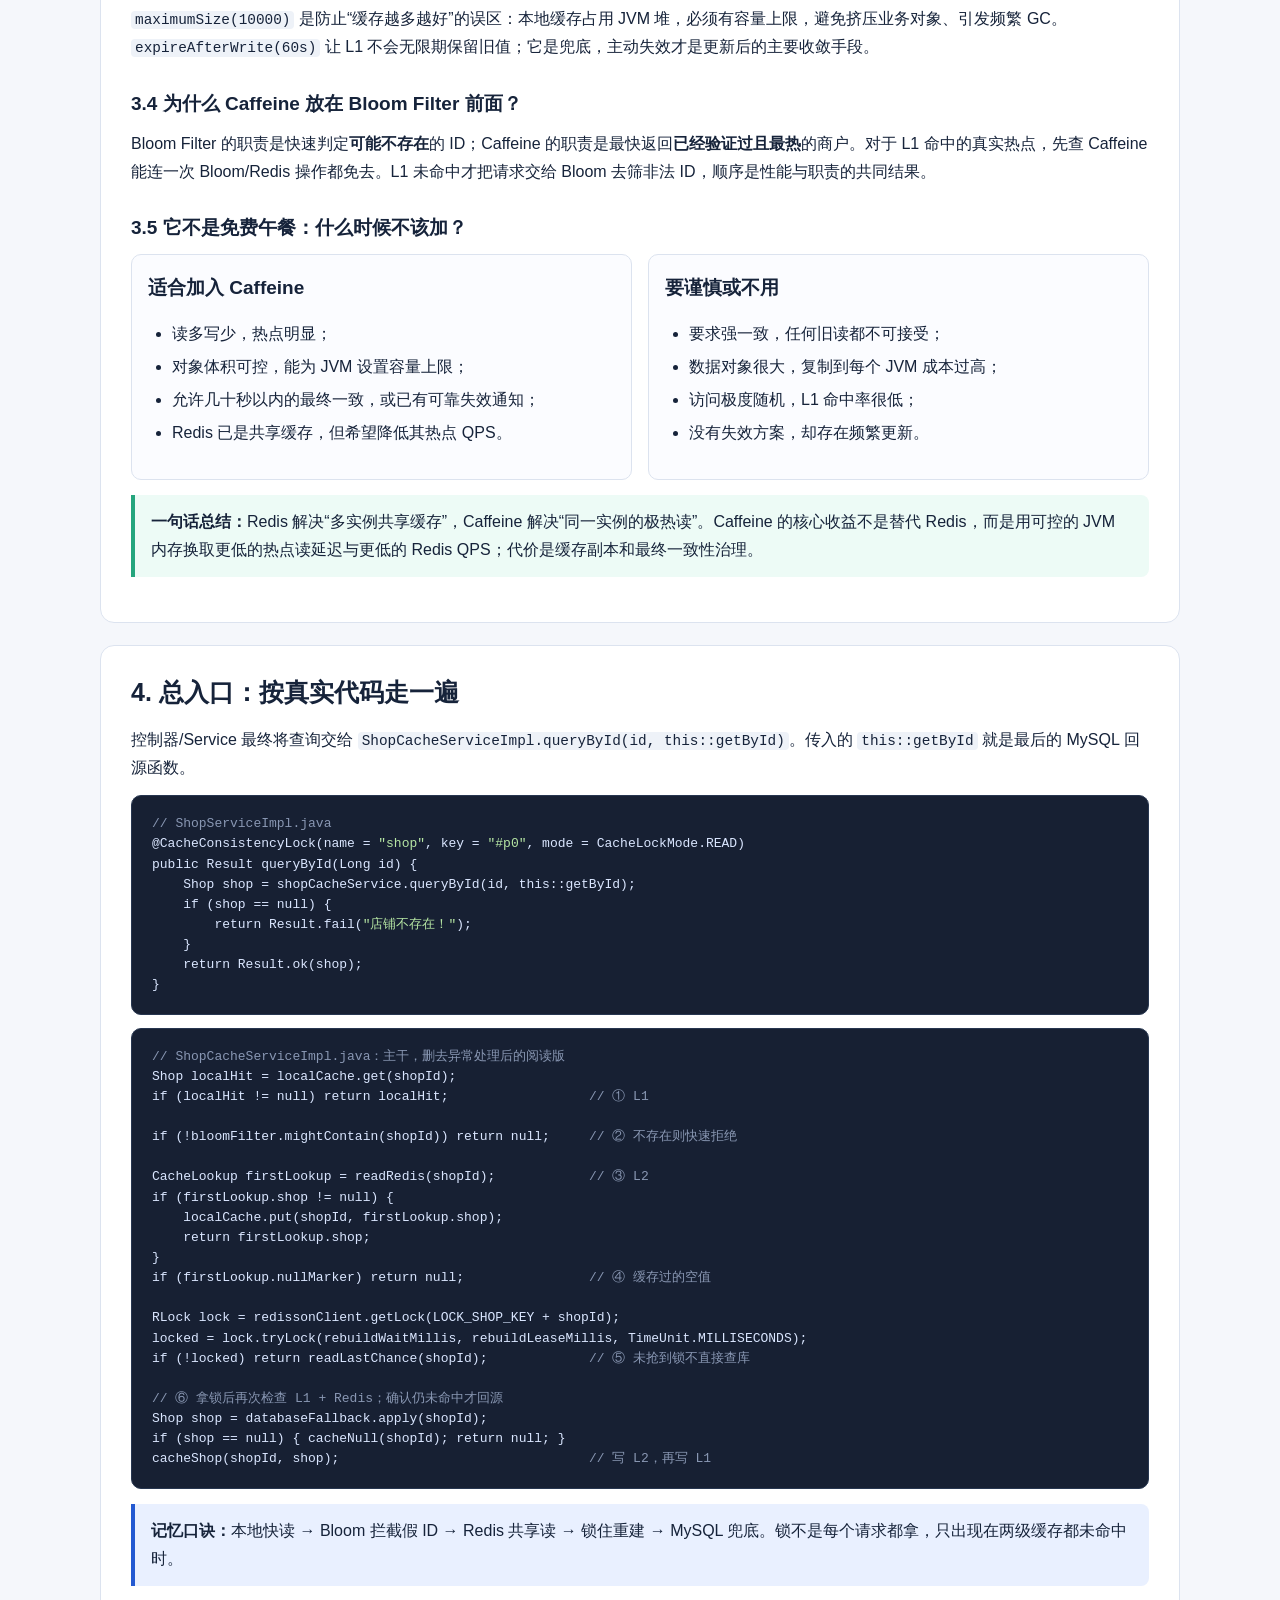
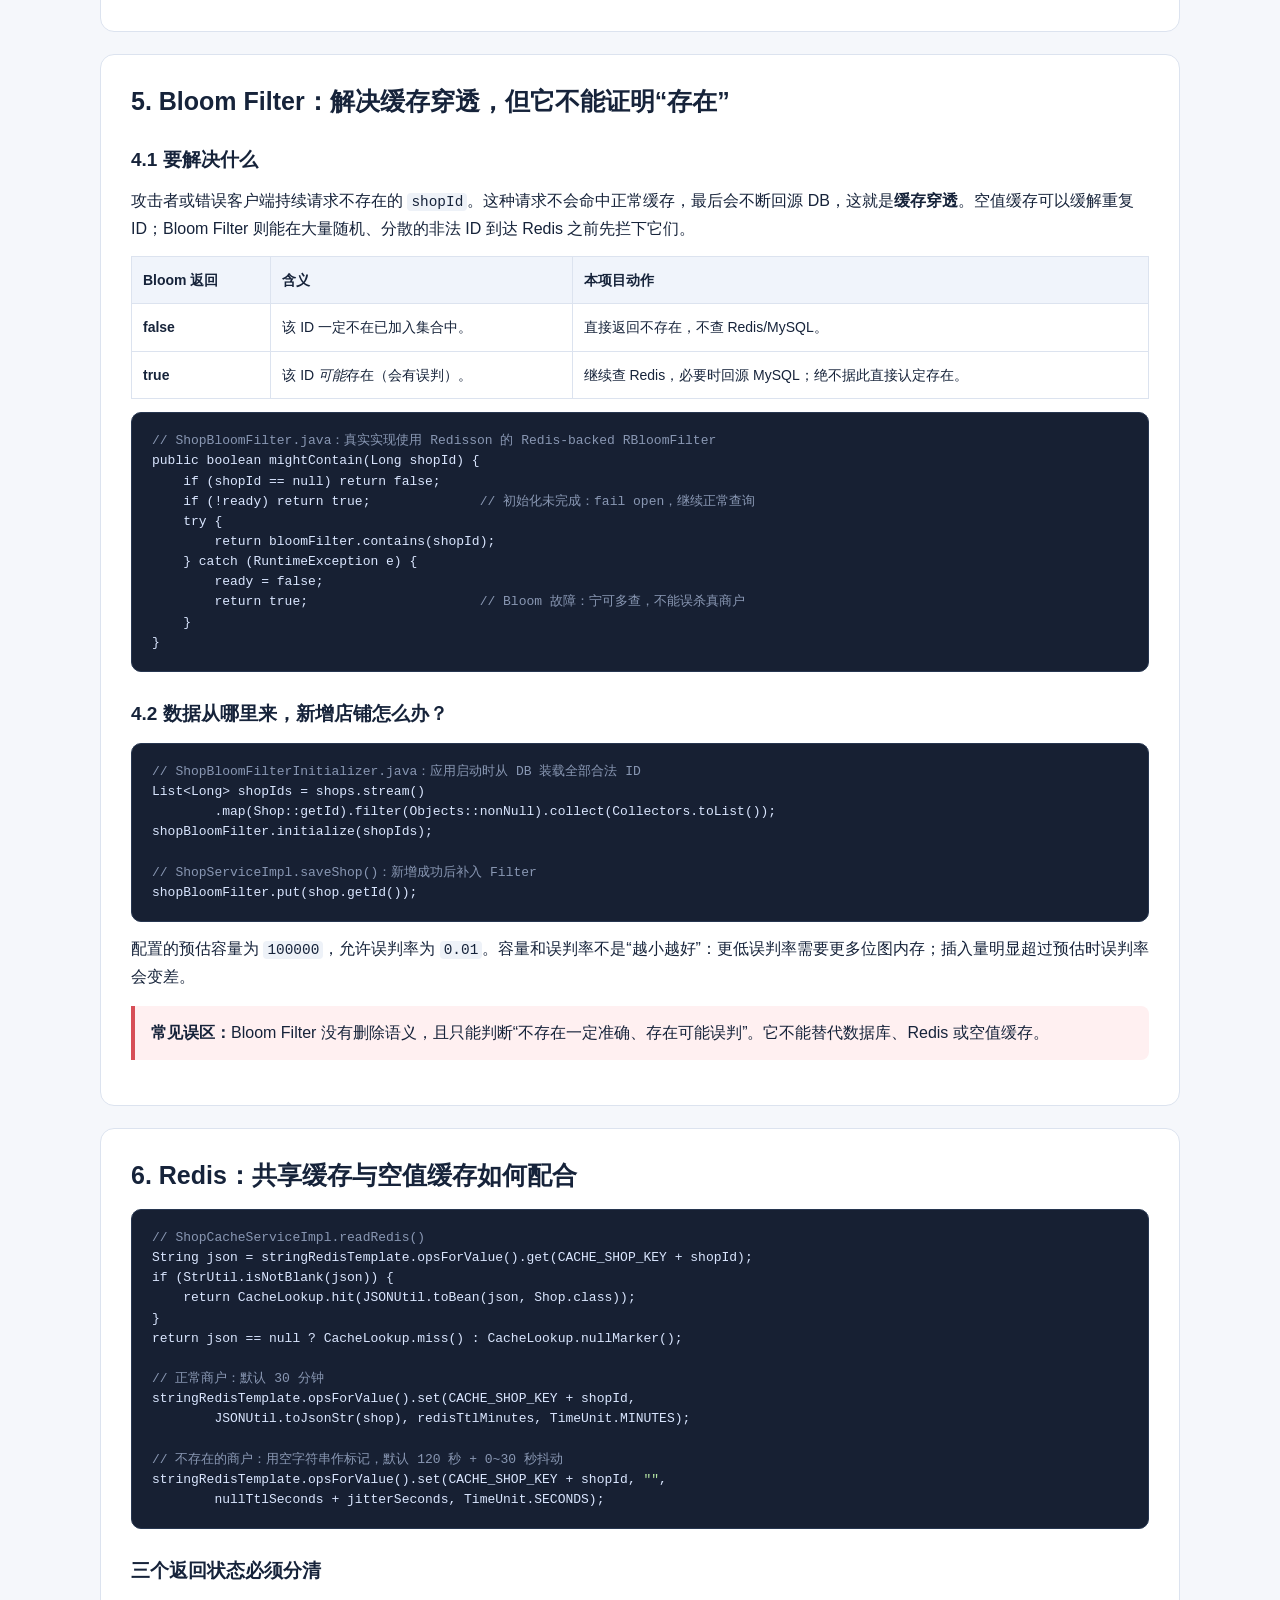
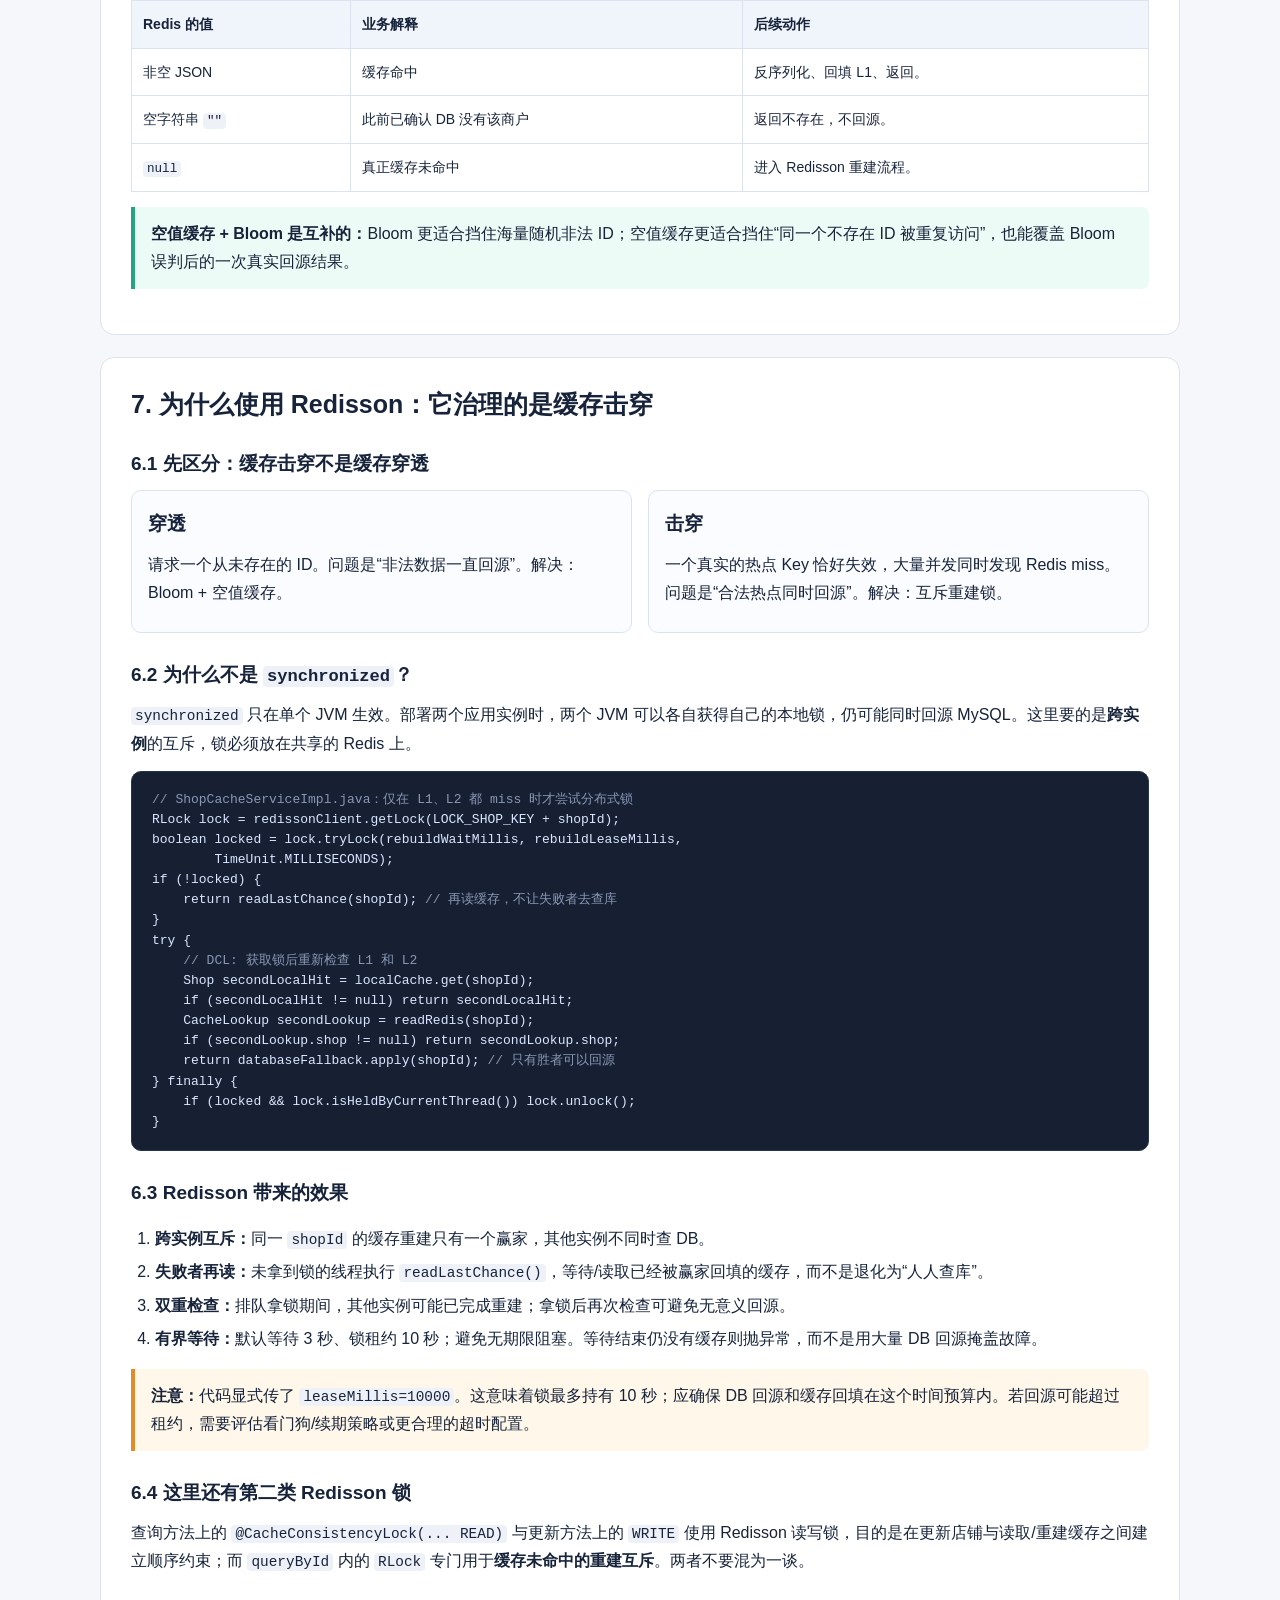
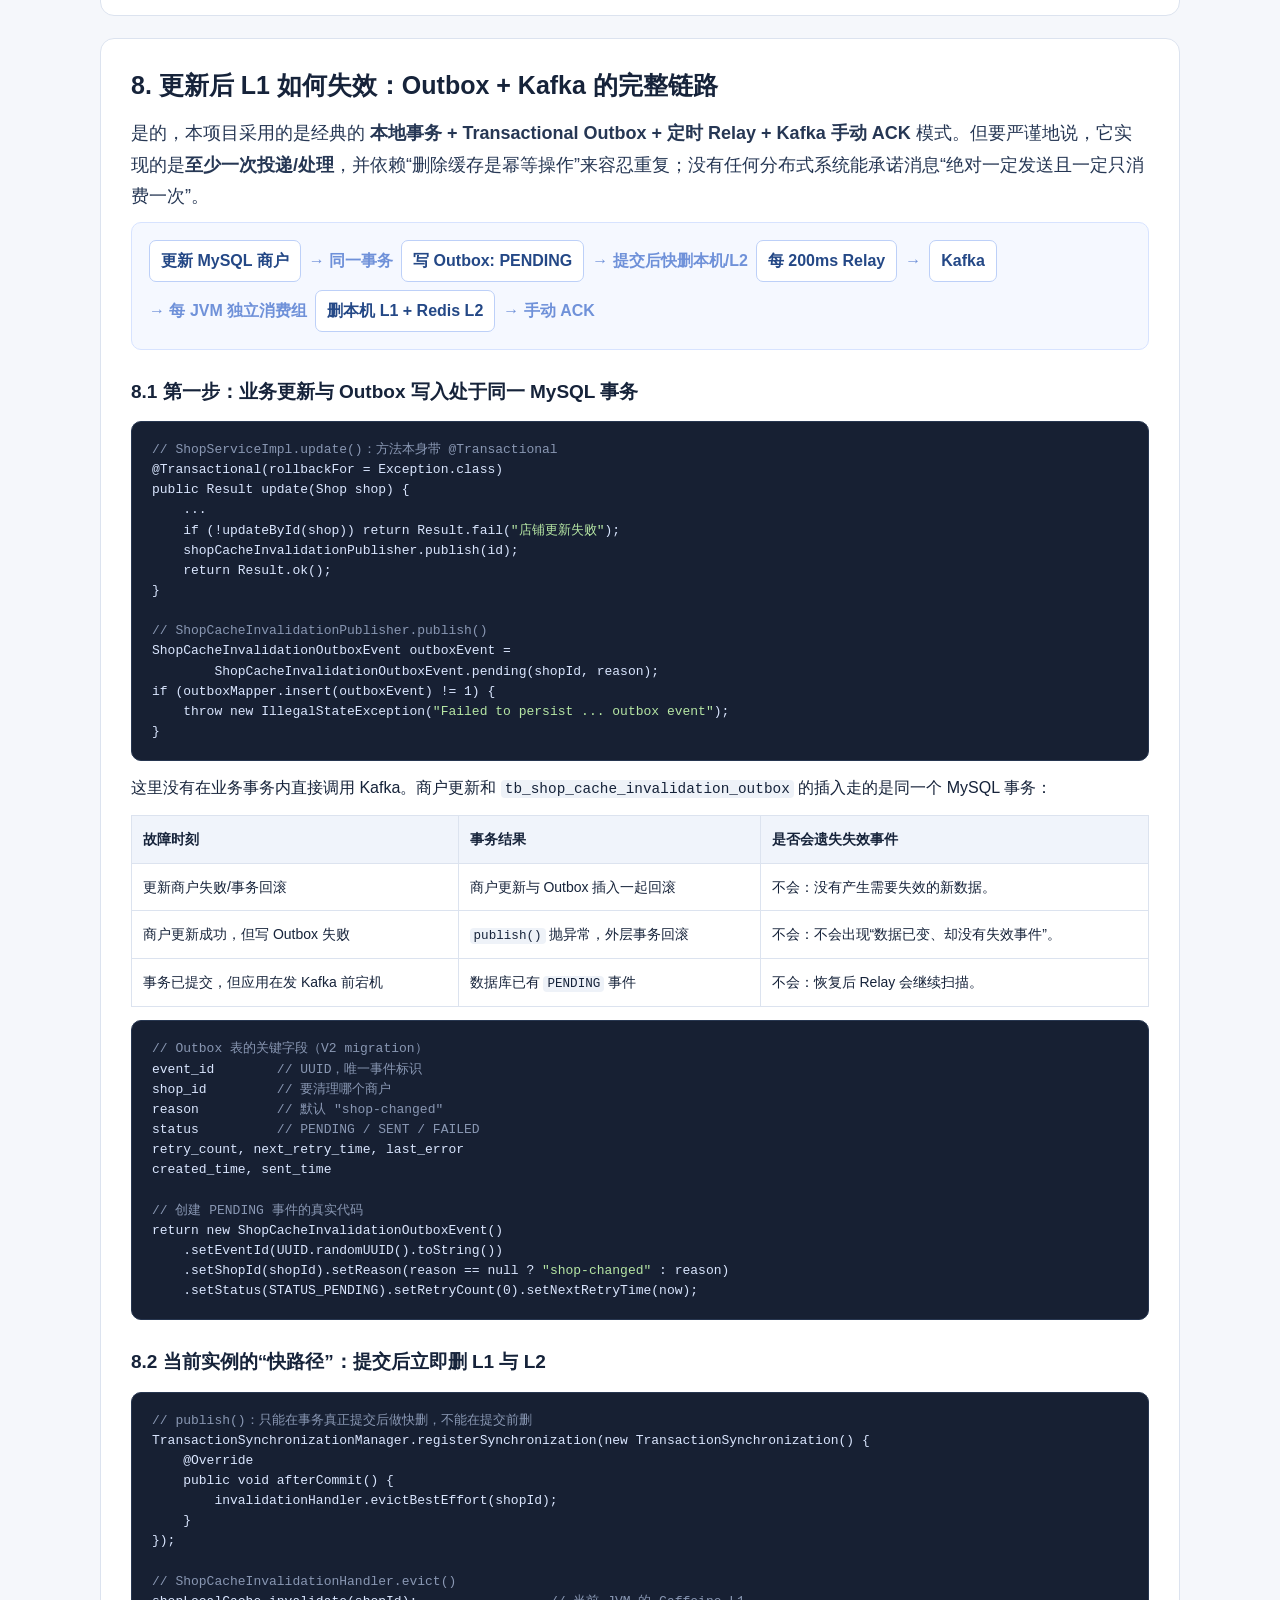
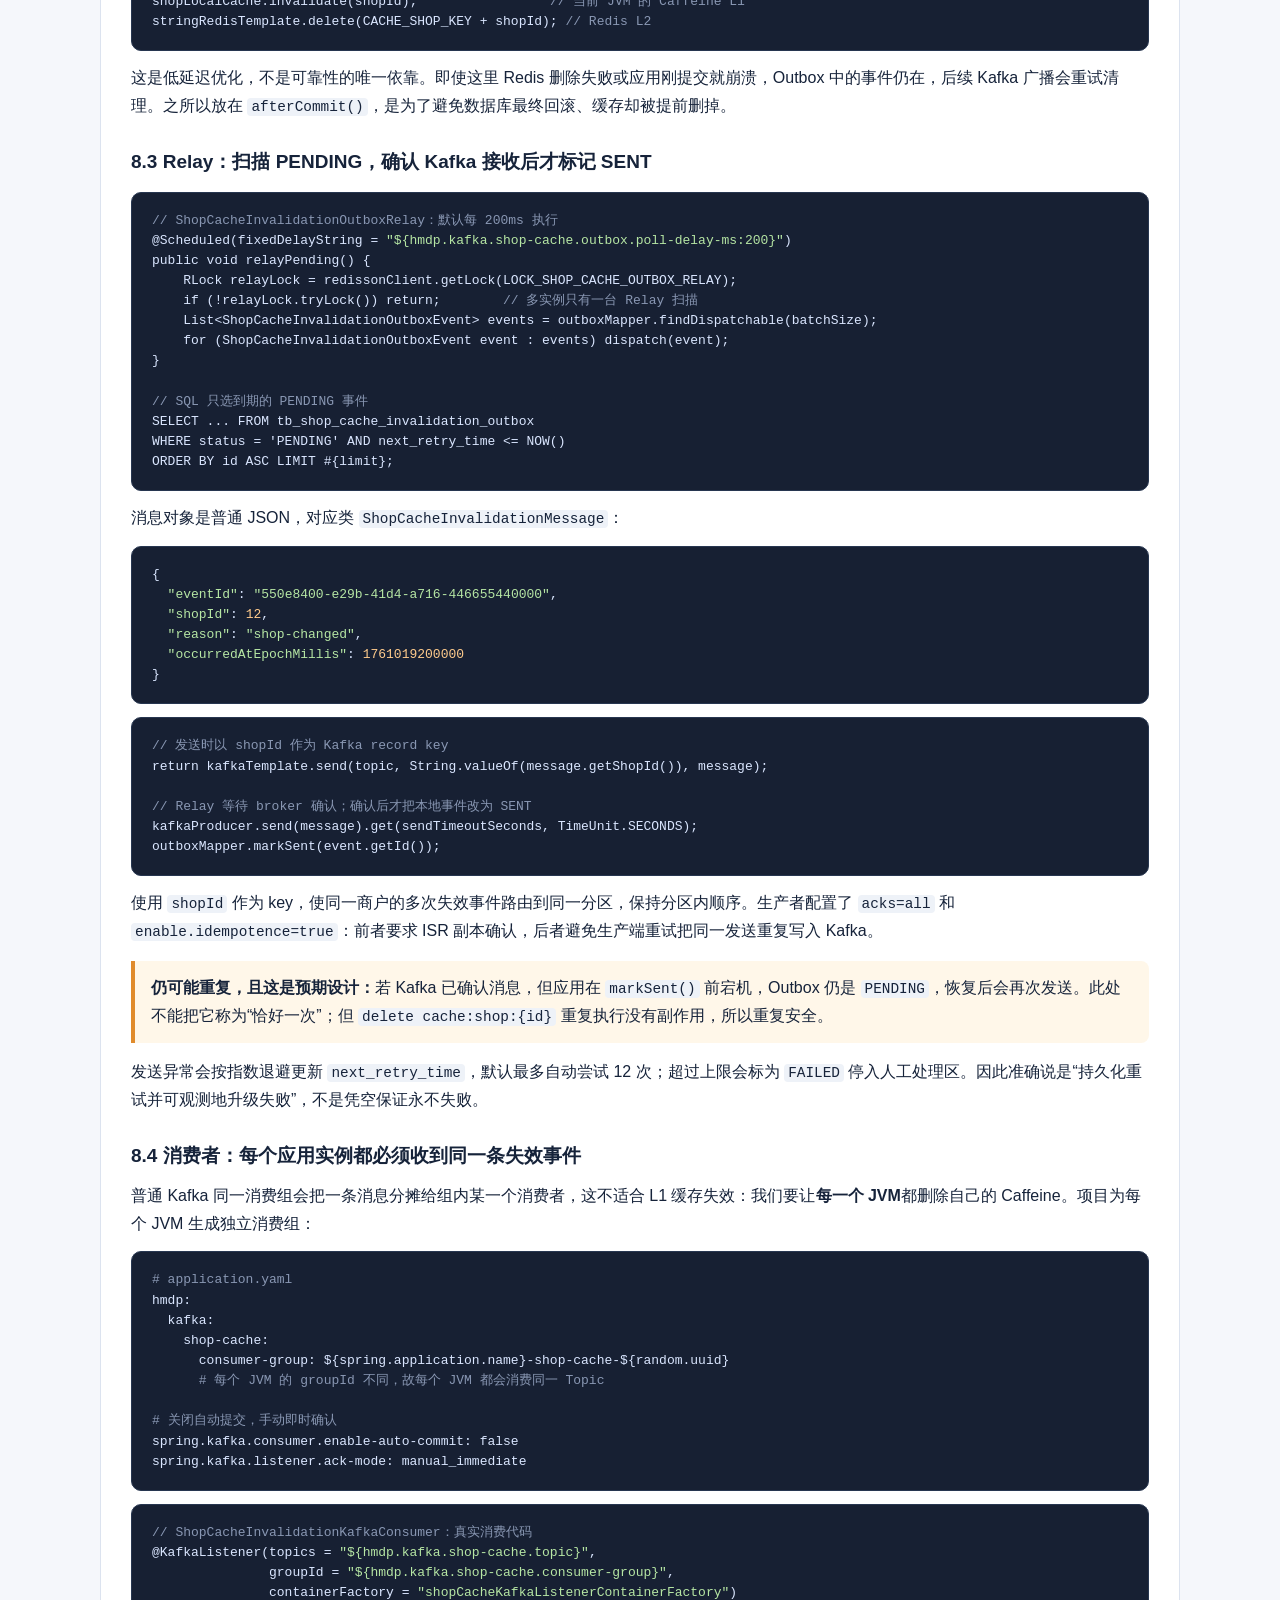
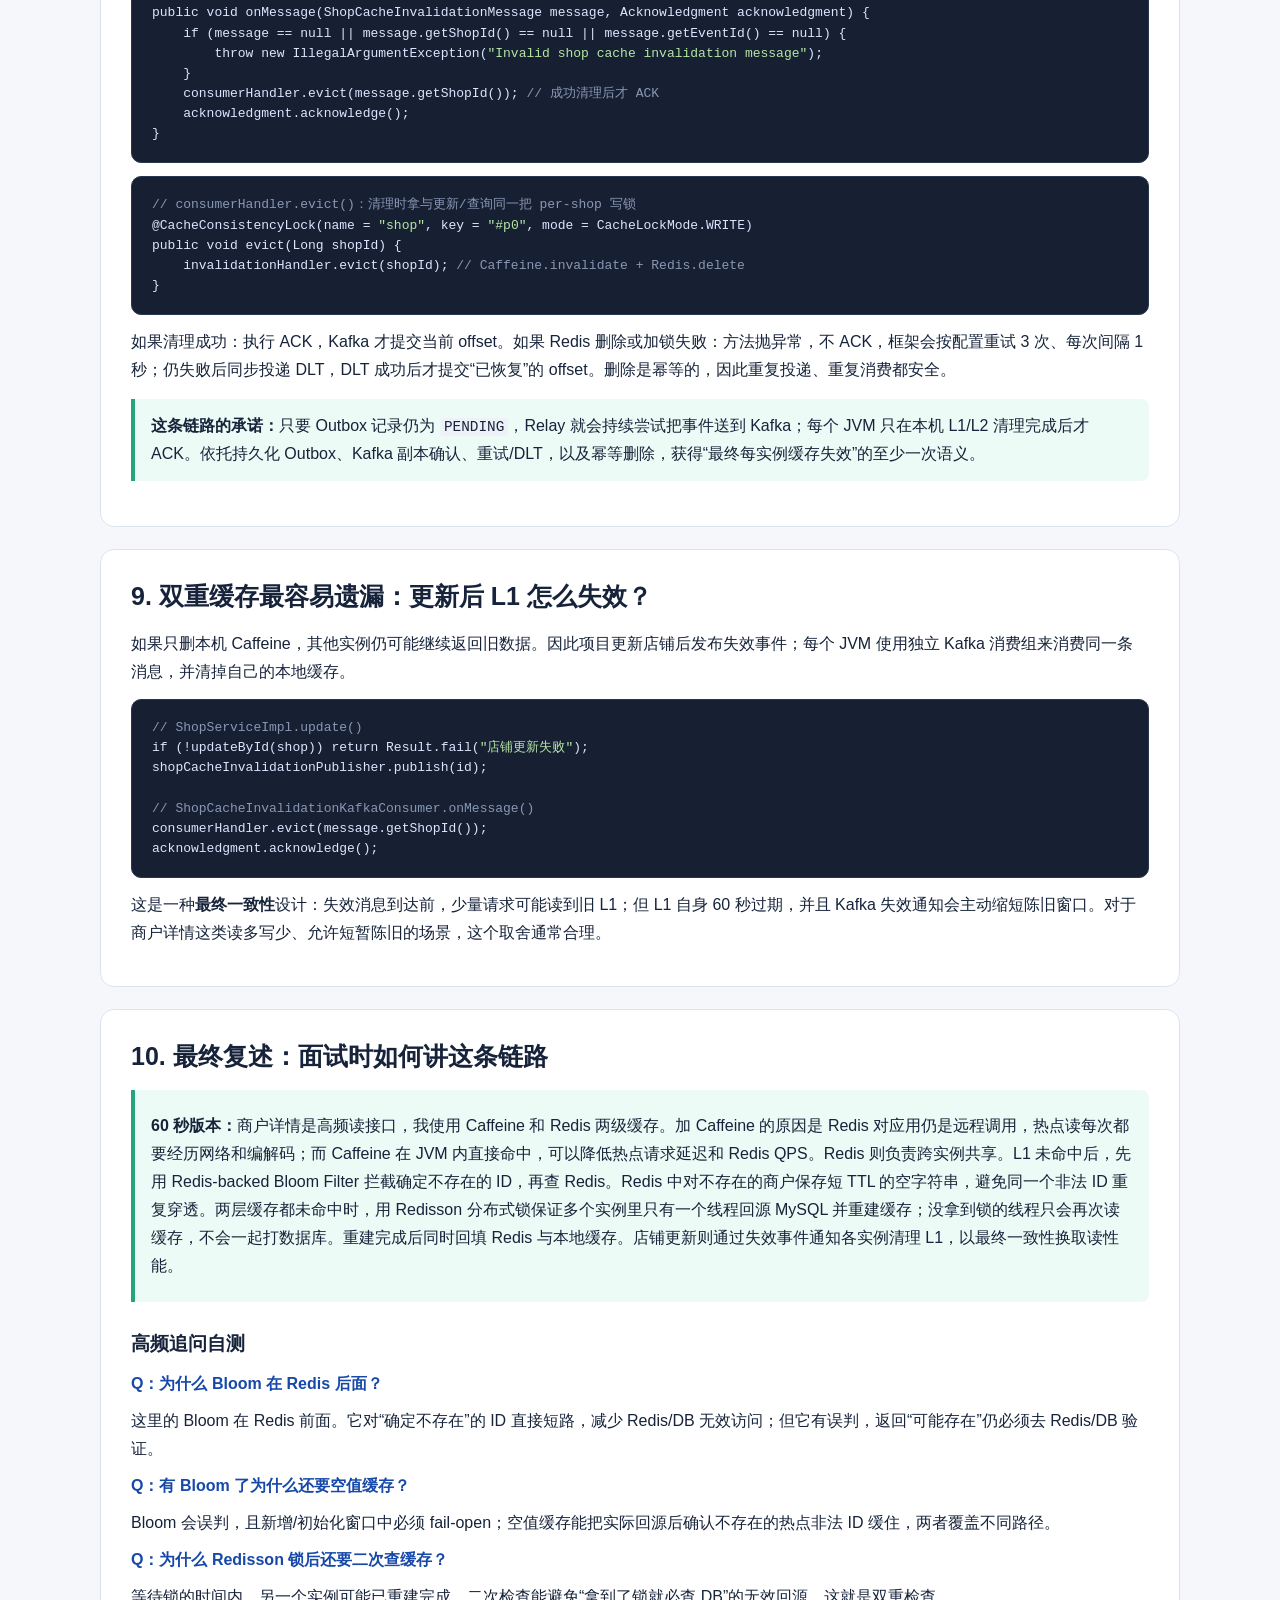
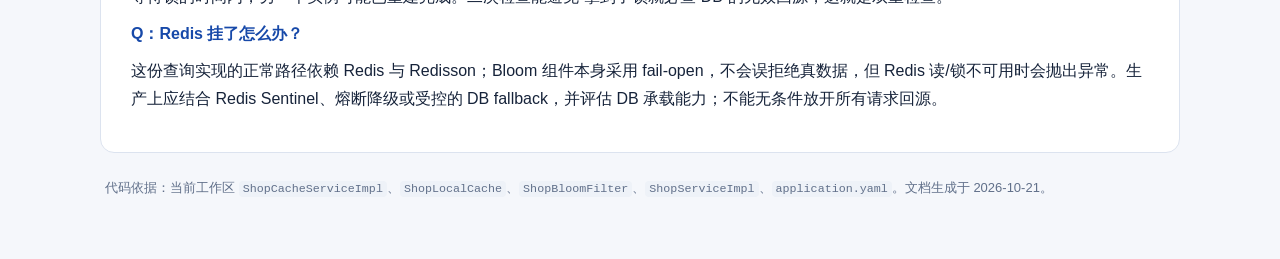
<file: 商户查询(双重缓存+Redisson的使用+缓存穿透缓存击穿的解决).html>
<!doctype html>
<html lang="zh-CN">
<head>
  <meta charset="utf-8">
  <meta name="viewport" content="width=device-width, initial-scale=1">
  <title>商户查询：双重缓存、Redisson 与缓存风险治理</title>
  <style>
    :root { --ink:#16233a; --muted:#61708a; --paper:#fff; --bg:#f5f7fb; --brand:#2359d1; --brand-pale:#e9f0ff; --green:#0c7b5e; --orange:#ae6010; --red:#af3c43; --line:#dce3ef; --code:#172033; }
    * { box-sizing:border-box; }
    html { scroll-behavior:smooth; }
    body { margin:0; color:var(--ink); background:var(--bg); font:16px/1.75 -apple-system,BlinkMacSystemFont,"Segoe UI","Microsoft YaHei",sans-serif; }
    header { color:white; padding:64px max(24px,calc((100vw - 1080px)/2)); background:radial-gradient(circle at 78% 12%,#477cf0 0,transparent 30%),linear-gradient(135deg,#132751,#2359d1); }
    header p { max-width:820px; color:#dce8ff; margin:14px 0 0; font-size:18px; }
    h1 { line-height:1.25; font-size:clamp(30px,5vw,48px); margin:0; letter-spacing:-1px; }
    .tag { display:inline-block; border:1px solid #8eb0ff; color:#dbe7ff; padding:2px 10px; border-radius:99px; font-size:13px; margin-bottom:14px; }
    .wrap { width:min(1080px,calc(100% - 32px)); margin:0 auto 64px; }
    .toc { background:#fff; margin:-24px 0 28px; border:1px solid var(--line); box-shadow:0 10px 28px #18285012; border-radius:14px; padding:18px 22px; position:relative; }
    .toc a { display:inline-block; color:var(--brand); text-decoration:none; margin:4px 17px 4px 0; font-size:14px; }
    section { background:var(--paper); border:1px solid var(--line); padding:30px; margin:22px 0; border-radius:14px; }
    h2 { margin:0 0 16px; font-size:25px; line-height:1.35; }
    h3 { margin:25px 0 10px; font-size:19px; }
    h4 { margin:18px 0 7px; font-size:16px; }
    p { margin:9px 0; }
    .lead { font-size:18px; color:#263754; }
    .flow { display:flex; gap:8px; align-items:center; flex-wrap:wrap; padding:17px; background:#f5f8ff; border:1px solid #d7e3ff; border-radius:10px; font-weight:700; color:#244886; }
    .node { background:white; padding:6px 11px; border:1px solid #bdd0f8; border-radius:7px; }
    .arrow { color:#6f91d9; }
    .callout { border-left:4px solid var(--brand); background:var(--brand-pale); border-radius:0 8px 8px 0; padding:13px 16px; margin:15px 0; }
    .warn { border-left-color:#e08b2c; background:#fff7e9; }
    .good { border-left-color:#25a57d; background:#edfbf6; }
    .danger { border-left-color:#d74e57; background:#fff0f1; }
    code { font-family:Consolas,"Cascadia Code",monospace; font-size:.9em; background:#eef2f8; padding:1px 4px; border-radius:4px; }
    pre { overflow:auto; padding:18px 20px; border-radius:10px; background:var(--code); color:#dae6ff; border:1px solid #273650; line-height:1.55; font:13px/1.55 Consolas,"Cascadia Code",monospace; }
    .k { color:#9cc3ff; } .s { color:#b6e6a4; } .c { color:#8997b3; } .n { color:#ffcb8c; }
    table { width:100%; border-collapse:collapse; margin:13px 0; font-size:14px; }
    th,td { text-align:left; vertical-align:top; padding:11px; border:1px solid var(--line); }
    th { background:#f0f4fb; }
    .grid { display:grid; grid-template-columns:repeat(2,minmax(0,1fr)); gap:16px; }
    .card { border:1px solid var(--line); background:#fbfcff; padding:16px; border-radius:10px; }
    .card h3 { margin-top:0; }
    ol,ul { padding-left:24px; }
    li { margin:5px 0; }
    .q { font-weight:700; color:#1749a9; }
    footer { color:var(--muted); font-size:13px; padding:2px 5px; }
    @media (max-width:720px) { section{padding:20px} .grid{grid-template-columns:1fr} header{padding-top:42px;padding-bottom:55px} }
    @media print { body{background:white;font-size:12px} header{padding:25px}.wrap{width:100%;margin:0} section{break-inside:avoid;border-color:#ddd;margin:10px 0;padding:18px}.toc{margin:10px 0;box-shadow:none} pre{white-space:pre-wrap} }
  </style>
</head>
<body>
  <header>
    <span class="tag">hm-dianping · 商户详情查询链路</span>
    <h1>商户查询：双重缓存、Redisson<br>与缓存穿透/击穿治理</h1>
    <p>目标不是背出 Caffeine、Bloom Filter、Redis 和 Redisson，而是能解释：每一层删掉之后会出现什么问题；为什么它被放在这里；真实代码如何让它们协作。</p>
  </header>
  <main class="wrap">
    <nav class="toc">
      <strong>阅读路径：</strong>
      <a href="#goal">1. 先明确目标</a><a href="#compare">2. 双重缓存效果</a><a href="#caffeine">3. 为什么 Caffeine</a><a href="#code">4. 总入口代码</a><a href="#bloom">5. Bloom</a><a href="#redis">6. Redis</a><a href="#redisson">7. Redisson</a><a href="#invalidation">8. L1 失效全链路</a><a href="#consistency">9. 一致性</a><a href="#interview">10. 面试表达</a>
    </nav>

    <section id="goal">
      <h2>1. 先从问题出发：一条读请求真正怕什么？</h2>
      <p class="lead">接口是 <code>GET /shop/{id}</code>。热门商户会被反复读取，且请求可能来自多个应用实例。若每次都查 MySQL，数据库既承担热点读，又会在缓存失效或恶意 ID 下被突发流量击穿。</p>
      <div class="flow"><span class="node">请求</span><span class="arrow">→</span><span class="node">Caffeine L1</span><span class="arrow">→</span><span class="node">Bloom Filter</span><span class="arrow">→</span><span class="node">Redis L2</span><span class="arrow">→</span><span class="node">Redisson 重建锁</span><span class="arrow">→</span><span class="node">MySQL</span></div>
      <div class="grid">
        <div class="card"><h3>业务目标</h3><p>让绝大多数热门查询在应用内完成；缓存未命中时也只让极少数请求回源数据库。</p></div>
        <div class="card"><h3>正确性目标</h3><p>不存在的商户不反复穿透；热点 Key 失效时不并发打库；更新后各实例的 L1 不长期陈旧。</p></div>
      </div>
      <div class="callout"><strong>重要边界：</strong>本项目的缓存是读性能优化，不是最终数据源。缓存暂时失效时应允许回源；不能因为防护组件异常就把真实存在的商户误判为不存在。</div>
    </section>

    <section id="compare">
      <h2>2. 为什么要双重缓存：使用前后到底改变了什么？</h2>
      <table>
        <thead><tr><th>方案</th><th>热门 Key 的请求路径</th><th>主要代价</th><th>适用结论</th></tr></thead>
        <tbody>
          <tr><td>无缓存</td><td>应用 → MySQL</td><td>每次网络/SQL/连接池开销都落在数据库；热点会直接放大 DB 压力。</td><td>不适合读多写少的商户详情。</td></tr>
          <tr><td>仅 Redis</td><td>应用 → Redis</td><td>数据库被保护，但所有命中都要一次网络往返；超热点集中到 Redis。</td><td>共享缓存层必要，但仍有进一步降压空间。</td></tr>
          <tr><td><strong>Caffeine + Redis</strong></td><td>应用 → 本 JVM；L1 未命中才到 Redis</td><td>需要处理多实例 L1 的失效通知；允许短暂最终一致。</td><td>本项目采用：读多、热点明显、可容忍短暂缓存陈旧。</td></tr>
        </tbody>
      </table>
      <h3>2.1 L1 Caffeine 做什么</h3>
      <p>它是<strong>进程内缓存</strong>：无网络、无序列化，命中时最快。代价是每个 JVM 都有自己的副本，因此它不能取代 Redis 的共享缓存角色。</p>
      <pre><span class="c">// ShopLocalCache.java：L1 的大小和生命周期</span>
this.cache = Caffeine.newBuilder()
        .maximumSize(maximumSize)                       <span class="c">// 默认 10,000</span>
        .expireAfterWrite(expireAfterWriteSeconds, TimeUnit.SECONDS) <span class="c">// 默认 60 秒</span>
        .build();

public Shop get(Long shopId) {
    return !enabled || shopId == null ? null : cache.getIfPresent(shopId);
}</pre>
      <h3>2.2 L2 Redis 做什么</h3>
      <p>Redis 是<strong>跨 JVM 共享</strong>的缓存。某实例回源并写入 Redis 后，其他实例的下一次 L1 未命中可以直接复用；它也是空值标记与分布式锁的共同基础。</p>
      <div class="callout good"><strong>效果不是简单叠加两份缓存。</strong>L1 把“同一实例的热点重复读”截在本机；L2 把“多个实例之间的缓存数据”共享起来。两层分别优化 CPU/网络路径与跨实例复用率。</div>
      <div class="callout warn"><strong>关于效果数据：</strong>代码配置能确认 L1 默认 60 秒、最大 10,000 条，Redis 默认 TTL 30 分钟；但仓库没有提供该接口的压测结果。因此这里不虚构“QPS 提升/延迟降低”的数值。要量化效果，应对比 L1 命中率、Redis QPS、MySQL 查询次数和 P95/P99 延迟。</div>
    </section>

    <section id="caffeine">
      <h2>3. 为什么已有 Redis，还要加 Caffeine？</h2>
      <p class="lead">因为 Redis 虽然快，但对应用来说仍是<strong>远程共享服务</strong>；Caffeine 是 JVM 堆内的<strong>本地缓存</strong>。两者不是重复建设，而是在不同位置截断不同类型的成本。</p>
      <h3>3.1 一次 Redis 命中，仍然不是“零成本”</h3>
      <div class="flow"><span class="node">业务线程</span><span class="arrow">→</span><span class="node">序列化请求</span><span class="arrow">→</span><span class="node">网络往返</span><span class="arrow">→</span><span class="node">Redis 排队/执行</span><span class="arrow">→</span><span class="node">网络返回</span><span class="arrow">→</span><span class="node">JSON 反序列化</span></div>
      <p>即使 Redis 完全健康，以上步骤仍会消耗网络连接、Redis 命令处理能力以及 JSON 编解码 CPU。Caffeine 命中则是进程内的 <code>cache.getIfPresent()</code>：没有网络往返，也没有 Redis JSON 的序列化/反序列化路径。</p>
      <table>
        <thead><tr><th>维度</th><th>只用 Redis</th><th>加入 Caffeine 后</th></tr></thead>
        <tbody>
          <tr><td>热点请求路径</td><td>每次都跨网络访问 Redis。</td><td>同一实例已预热的热点直接从 JVM 内存返回。</td></tr>
          <tr><td>Redis 压力</td><td>所有命中请求都是 Redis 命令。</td><td>L1 命中的请求不会到 Redis，给秒杀、分布式锁等 Redis 关键路径腾出容量。</td></tr>
          <tr><td>尾延迟</td><td>会受网络抖动、连接池等待、Redis 瞬时排队影响。</td><td>热点读避开这些外部波动；L1 miss 时仍由 Redis 兜底。</td></tr>
          <tr><td>数据一致性</td><td>天然共享同一份 L2 数据。</td><td>每个 JVM 有副本，必须做失效通知；本项目接受短暂最终一致。</td></tr>
        </tbody>
      </table>
      <h3>3.2 关键前提：热点访问具有局部性</h3>
      <p>Caffeine 有价值的前提不是“请求多”，而是“少数商户被反复请求”。例如某个热门店铺在一台应用实例上连续被访问：第一次 L1 miss 后由 Redis/DB 回填；在默认 60 秒 L1 生命周期内，后续同实例请求均不再访问 Redis。若请求永远是不同的随机 ID，L1 命中率低，收益也会很小。</p>
      <div class="callout"><strong>如何正确描述收益：</strong>若一个热点商户在某实例的 60 秒窗口内出现 <em>r</em> 次请求，并且首次回填成功，那么理想情况下可省去约 <em>r − 1</em> 次 Redis 读取。真实收益还受 Caffeine 淘汰、多个应用实例的流量分布、主动失效事件影响，因此必须通过命中率而不是主观估计来验证。</div>
      <h3>3.3 本项目的 Caffeine 配置及其含义</h3>
      <pre><span class="c">// ShopLocalCache.java：实际项目代码</span>
this.cache = Caffeine.newBuilder()
        .maximumSize(maximumSize)                         <span class="c">// 默认 10,000：给 JVM 内存设上界</span>
        .expireAfterWrite(expireAfterWriteSeconds, TimeUnit.SECONDS) <span class="c">// 默认 60 秒：限制陈旧窗口</span>
        .build();

public Shop get(Long shopId) {
    return !enabled || shopId == null ? null : cache.getIfPresent(shopId);
}</pre>
      <p><code>maximumSize(10000)</code> 是防止“缓存越多越好”的误区：本地缓存占用 JVM 堆，必须有容量上限，避免挤压业务对象、引发频繁 GC。<code>expireAfterWrite(60s)</code> 让 L1 不会无限期保留旧值；它是兜底，主动失效才是更新后的主要收敛手段。</p>
      <h3>3.4 为什么 Caffeine 放在 Bloom Filter 前面？</h3>
      <p>Bloom Filter 的职责是快速判定<strong>可能不存在</strong>的 ID；Caffeine 的职责是最快返回<strong>已经验证过且最热</strong>的商户。对于 L1 命中的真实热点，先查 Caffeine 能连一次 Bloom/Redis 操作都免去。L1 未命中才把请求交给 Bloom 去筛非法 ID，顺序是性能与职责的共同结果。</p>
      <h3>3.5 它不是免费午餐：什么时候不该加？</h3>
      <div class="grid">
        <div class="card"><h3>适合加入 Caffeine</h3><ul><li>读多写少，热点明显；</li><li>对象体积可控，能为 JVM 设置容量上限；</li><li>允许几十秒以内的最终一致，或已有可靠失效通知；</li><li>Redis 已是共享缓存，但希望降低其热点 QPS。</li></ul></div>
        <div class="card"><h3>要谨慎或不用</h3><ul><li>要求强一致，任何旧读都不可接受；</li><li>数据对象很大，复制到每个 JVM 成本过高；</li><li>访问极度随机，L1 命中率很低；</li><li>没有失效方案，却存在频繁更新。</li></ul></div>
      </div>
      <div class="callout good"><strong>一句话总结：</strong>Redis 解决“多实例共享缓存”，Caffeine 解决“同一实例的极热读”。Caffeine 的核心收益不是替代 Redis，而是用可控的 JVM 内存换取更低的热点读延迟与更低的 Redis QPS；代价是缓存副本和最终一致性治理。</div>
    </section>

    <section id="code">
      <h2>4. 总入口：按真实代码走一遍</h2>
      <p>控制器/Service 最终将查询交给 <code>ShopCacheServiceImpl.queryById(id, this::getById)</code>。传入的 <code>this::getById</code> 就是最后的 MySQL 回源函数。</p>
      <pre><span class="c">// ShopServiceImpl.java</span>
@CacheConsistencyLock(name = <span class="s">"shop"</span>, key = <span class="s">"#p0"</span>, mode = CacheLockMode.READ)
public Result queryById(Long id) {
    Shop shop = shopCacheService.queryById(id, this::getById);
    if (shop == null) {
        return Result.fail(<span class="s">"店铺不存在！"</span>);
    }
    return Result.ok(shop);
}</pre>
      <pre><span class="c">// ShopCacheServiceImpl.java：主干，删去异常处理后的阅读版</span>
Shop localHit = localCache.get(shopId);
if (localHit != null) return localHit;                  <span class="c">// ① L1</span>

if (!bloomFilter.mightContain(shopId)) return null;     <span class="c">// ② 不存在则快速拒绝</span>

CacheLookup firstLookup = readRedis(shopId);            <span class="c">// ③ L2</span>
if (firstLookup.shop != null) {
    localCache.put(shopId, firstLookup.shop);
    return firstLookup.shop;
}
if (firstLookup.nullMarker) return null;                <span class="c">// ④ 缓存过的空值</span>

RLock lock = redissonClient.getLock(LOCK_SHOP_KEY + shopId);
locked = lock.tryLock(rebuildWaitMillis, rebuildLeaseMillis, TimeUnit.MILLISECONDS);
if (!locked) return readLastChance(shopId);             <span class="c">// ⑤ 未抢到锁不直接查库</span>

<span class="c">// ⑥ 拿锁后再次检查 L1 + Redis；确认仍未命中才回源</span>
Shop shop = databaseFallback.apply(shopId);
if (shop == null) { cacheNull(shopId); return null; }
cacheShop(shopId, shop);                                <span class="c">// 写 L2，再写 L1</span></pre>
      <div class="callout"><strong>记忆口诀：</strong>本地快读 → Bloom 拦截假 ID → Redis 共享读 → 锁住重建 → MySQL 兜底。锁不是每个请求都拿，只出现在两级缓存都未命中时。</div>
    </section>

    <section id="bloom">
      <h2>5. Bloom Filter：解决缓存穿透，但它不能证明“存在”</h2>
      <h3>4.1 要解决什么</h3>
      <p>攻击者或错误客户端持续请求不存在的 <code>shopId</code>。这种请求不会命中正常缓存，最后会不断回源 DB，这就是<strong>缓存穿透</strong>。空值缓存可以缓解重复 ID；Bloom Filter 则能在大量随机、分散的非法 ID 到达 Redis 之前先拦下它们。</p>
      <table><thead><tr><th>Bloom 返回</th><th>含义</th><th>本项目动作</th></tr></thead><tbody>
        <tr><td><strong>false</strong></td><td>该 ID 一定不在已加入集合中。</td><td>直接返回不存在，不查 Redis/MySQL。</td></tr>
        <tr><td><strong>true</strong></td><td>该 ID <em>可能</em>存在（会有误判）。</td><td>继续查 Redis，必要时回源 MySQL；绝不据此直接认定存在。</td></tr>
      </tbody></table>
      <pre><span class="c">// ShopBloomFilter.java：真实实现使用 Redisson 的 Redis-backed RBloomFilter</span>
public boolean mightContain(Long shopId) {
    if (shopId == null) return false;
    if (!ready) return true;              <span class="c">// 初始化未完成：fail open，继续正常查询</span>
    try {
        return bloomFilter.contains(shopId);
    } catch (RuntimeException e) {
        ready = false;
        return true;                      <span class="c">// Bloom 故障：宁可多查，不能误杀真商户</span>
    }
}</pre>
      <h3>4.2 数据从哪里来，新增店铺怎么办？</h3>
      <pre><span class="c">// ShopBloomFilterInitializer.java：应用启动时从 DB 装载全部合法 ID</span>
List&lt;Long&gt; shopIds = shops.stream()
        .map(Shop::getId).filter(Objects::nonNull).collect(Collectors.toList());
shopBloomFilter.initialize(shopIds);

<span class="c">// ShopServiceImpl.saveShop()：新增成功后补入 Filter</span>
shopBloomFilter.put(shop.getId());</pre>
      <p>配置的预估容量为 <code>100000</code>，允许误判率为 <code>0.01</code>。容量和误判率不是“越小越好”：更低误判率需要更多位图内存；插入量明显超过预估时误判率会变差。</p>
      <div class="callout danger"><strong>常见误区：</strong>Bloom Filter 没有删除语义，且只能判断“不存在一定准确、存在可能误判”。它不能替代数据库、Redis 或空值缓存。</div>
    </section>

    <section id="redis">
      <h2>6. Redis：共享缓存与空值缓存如何配合</h2>
      <pre><span class="c">// ShopCacheServiceImpl.readRedis()</span>
String json = stringRedisTemplate.opsForValue().get(CACHE_SHOP_KEY + shopId);
if (StrUtil.isNotBlank(json)) {
    return CacheLookup.hit(JSONUtil.toBean(json, Shop.class));
}
return json == null ? CacheLookup.miss() : CacheLookup.nullMarker();

<span class="c">// 正常商户：默认 30 分钟</span>
stringRedisTemplate.opsForValue().set(CACHE_SHOP_KEY + shopId,
        JSONUtil.toJsonStr(shop), redisTtlMinutes, TimeUnit.MINUTES);

<span class="c">// 不存在的商户：用空字符串作标记，默认 120 秒 + 0~30 秒抖动</span>
stringRedisTemplate.opsForValue().set(CACHE_SHOP_KEY + shopId, <span class="s">""</span>,
        nullTtlSeconds + jitterSeconds, TimeUnit.SECONDS);</pre>
      <h3>三个返回状态必须分清</h3>
      <table><thead><tr><th>Redis 的值</th><th>业务解释</th><th>后续动作</th></tr></thead><tbody>
        <tr><td>非空 JSON</td><td>缓存命中</td><td>反序列化、回填 L1、返回。</td></tr>
        <tr><td>空字符串 <code>""</code></td><td>此前已确认 DB 没有该商户</td><td>返回不存在，不回源。</td></tr>
        <tr><td><code>null</code></td><td>真正缓存未命中</td><td>进入 Redisson 重建流程。</td></tr>
      </tbody></table>
      <div class="callout good"><strong>空值缓存 + Bloom 是互补的：</strong>Bloom 更适合挡住海量随机非法 ID；空值缓存更适合挡住“同一个不存在 ID 被重复访问”，也能覆盖 Bloom 误判后的一次真实回源结果。</div>
    </section>

    <section id="redisson">
      <h2>7. 为什么使用 Redisson：它治理的是缓存击穿</h2>
      <h3>6.1 先区分：缓存击穿不是缓存穿透</h3>
      <div class="grid">
        <div class="card"><h3>穿透</h3><p>请求一个从未存在的 ID。问题是“非法数据一直回源”。解决：Bloom + 空值缓存。</p></div>
        <div class="card"><h3>击穿</h3><p>一个真实的热点 Key 恰好失效，大量并发同时发现 Redis miss。问题是“合法热点同时回源”。解决：互斥重建锁。</p></div>
      </div>
      <h3>6.2 为什么不是 <code>synchronized</code>？</h3>
      <p><code>synchronized</code> 只在单个 JVM 生效。部署两个应用实例时，两个 JVM 可以各自获得自己的本地锁，仍可能同时回源 MySQL。这里要的是<strong>跨实例</strong>的互斥，锁必须放在共享的 Redis 上。</p>
      <pre><span class="c">// ShopCacheServiceImpl.java：仅在 L1、L2 都 miss 时才尝试分布式锁</span>
RLock lock = redissonClient.getLock(LOCK_SHOP_KEY + shopId);
boolean locked = lock.tryLock(rebuildWaitMillis, rebuildLeaseMillis,
        TimeUnit.MILLISECONDS);
if (!locked) {
    return readLastChance(shopId); <span class="c">// 再读缓存，不让失败者去查库</span>
}
try {
    <span class="c">// DCL: 获取锁后重新检查 L1 和 L2</span>
    Shop secondLocalHit = localCache.get(shopId);
    if (secondLocalHit != null) return secondLocalHit;
    CacheLookup secondLookup = readRedis(shopId);
    if (secondLookup.shop != null) return secondLookup.shop;
    return databaseFallback.apply(shopId); <span class="c">// 只有胜者可以回源</span>
} finally {
    if (locked && lock.isHeldByCurrentThread()) lock.unlock();
}</pre>
      <h3>6.3 Redisson 带来的效果</h3>
      <ol>
        <li><strong>跨实例互斥：</strong>同一 <code>shopId</code> 的缓存重建只有一个赢家，其他实例不同时查 DB。</li>
        <li><strong>失败者再读：</strong>未拿到锁的线程执行 <code>readLastChance()</code>，等待/读取已经被赢家回填的缓存，而不是退化为“人人查库”。</li>
        <li><strong>双重检查：</strong>排队拿锁期间，其他实例可能已完成重建；拿锁后再次检查可避免无意义回源。</li>
        <li><strong>有界等待：</strong>默认等待 3 秒、锁租约 10 秒；避免无期限阻塞。等待结束仍没有缓存则抛异常，而不是用大量 DB 回源掩盖故障。</li>
      </ol>
      <div class="callout warn"><strong>注意：</strong>代码显式传了 <code>leaseMillis=10000</code>。这意味着锁最多持有 10 秒；应确保 DB 回源和缓存回填在这个时间预算内。若回源可能超过租约，需要评估看门狗/续期策略或更合理的超时配置。</div>
      <h3>6.4 这里还有第二类 Redisson 锁</h3>
      <p>查询方法上的 <code>@CacheConsistencyLock(... READ)</code> 与更新方法上的 <code>WRITE</code> 使用 Redisson 读写锁，目的是在更新店铺与读取/重建缓存之间建立顺序约束；而 <code>queryById</code> 内的 <code>RLock</code> 专门用于<strong>缓存未命中的重建互斥</strong>。两者不要混为一谈。</p>
    </section>

    <section id="invalidation">
      <h2>8. 更新后 L1 如何失效：Outbox + Kafka 的完整链路</h2>
      <p class="lead">是的，本项目采用的是经典的 <strong>本地事务 + Transactional Outbox + 定时 Relay + Kafka 手动 ACK</strong> 模式。但要严谨地说，它实现的是<strong>至少一次投递/处理</strong>，并依赖“删除缓存是幂等操作”来容忍重复；没有任何分布式系统能承诺消息“绝对一定发送且一定只消费一次”。</p>
      <div class="flow"><span class="node">更新 MySQL 商户</span><span class="arrow">→ 同一事务</span><span class="node">写 Outbox: PENDING</span><span class="arrow">→ 提交后快删本机/L2</span><span class="node">每 200ms Relay</span><span class="arrow">→</span><span class="node">Kafka</span><span class="arrow">→ 每 JVM 独立消费组</span><span class="node">删本机 L1 + Redis L2</span><span class="arrow">→ 手动 ACK</span></div>

      <h3>8.1 第一步：业务更新与 Outbox 写入处于同一 MySQL 事务</h3>
      <pre><span class="c">// ShopServiceImpl.update()：方法本身带 @Transactional</span>
@Transactional(rollbackFor = Exception.class)
public Result update(Shop shop) {
    ...
    if (!updateById(shop)) return Result.fail(<span class="s">"店铺更新失败"</span>);
    shopCacheInvalidationPublisher.publish(id);
    return Result.ok();
}

<span class="c">// ShopCacheInvalidationPublisher.publish()</span>
ShopCacheInvalidationOutboxEvent outboxEvent =
        ShopCacheInvalidationOutboxEvent.pending(shopId, reason);
if (outboxMapper.insert(outboxEvent) != 1) {
    throw new IllegalStateException(<span class="s">"Failed to persist ... outbox event"</span>);
}</pre>
      <p>这里没有在业务事务内直接调用 Kafka。商户更新和 <code>tb_shop_cache_invalidation_outbox</code> 的插入走的是同一个 MySQL 事务：</p>
      <table><thead><tr><th>故障时刻</th><th>事务结果</th><th>是否会遗失失效事件</th></tr></thead><tbody>
        <tr><td>更新商户失败/事务回滚</td><td>商户更新与 Outbox 插入一起回滚</td><td>不会：没有产生需要失效的新数据。</td></tr>
        <tr><td>商户更新成功，但写 Outbox 失败</td><td><code>publish()</code> 抛异常，外层事务回滚</td><td>不会：不会出现“数据已变、却没有失效事件”。</td></tr>
        <tr><td>事务已提交，但应用在发 Kafka 前宕机</td><td>数据库已有 <code>PENDING</code> 事件</td><td>不会：恢复后 Relay 会继续扫描。</td></tr>
      </tbody></table>
      <pre><span class="c">// Outbox 表的关键字段（V2 migration）</span>
event_id        <span class="c">// UUID，唯一事件标识</span>
shop_id         <span class="c">// 要清理哪个商户</span>
reason          <span class="c">// 默认 "shop-changed"</span>
status          <span class="c">// PENDING / SENT / FAILED</span>
retry_count, next_retry_time, last_error
created_time, sent_time

<span class="c">// 创建 PENDING 事件的真实代码</span>
return new ShopCacheInvalidationOutboxEvent()
    .setEventId(UUID.randomUUID().toString())
    .setShopId(shopId).setReason(reason == null ? <span class="s">"shop-changed"</span> : reason)
    .setStatus(STATUS_PENDING).setRetryCount(0).setNextRetryTime(now);</pre>

      <h3>8.2 当前实例的“快路径”：提交后立即删 L1 与 L2</h3>
      <pre><span class="c">// publish()：只能在事务真正提交后做快删，不能在提交前删</span>
TransactionSynchronizationManager.registerSynchronization(new TransactionSynchronization() {
    @Override
    public void afterCommit() {
        invalidationHandler.evictBestEffort(shopId);
    }
});

<span class="c">// ShopCacheInvalidationHandler.evict()</span>
shopLocalCache.invalidate(shopId);                 <span class="c">// 当前 JVM 的 Caffeine L1</span>
stringRedisTemplate.delete(CACHE_SHOP_KEY + shopId); <span class="c">// Redis L2</span></pre>
      <p>这是低延迟优化，不是可靠性的唯一依靠。即使这里 Redis 删除失败或应用刚提交就崩溃，Outbox 中的事件仍在，后续 Kafka 广播会重试清理。之所以放在 <code>afterCommit()</code>，是为了避免数据库最终回滚、缓存却被提前删掉。</p>

      <h3>8.3 Relay：扫描 PENDING，确认 Kafka 接收后才标记 SENT</h3>
      <pre><span class="c">// ShopCacheInvalidationOutboxRelay：默认每 200ms 执行</span>
@Scheduled(fixedDelayString = <span class="s">"${hmdp.kafka.shop-cache.outbox.poll-delay-ms:200}"</span>)
public void relayPending() {
    RLock relayLock = redissonClient.getLock(LOCK_SHOP_CACHE_OUTBOX_RELAY);
    if (!relayLock.tryLock()) return;        <span class="c">// 多实例只有一台 Relay 扫描</span>
    List&lt;ShopCacheInvalidationOutboxEvent&gt; events = outboxMapper.findDispatchable(batchSize);
    for (ShopCacheInvalidationOutboxEvent event : events) dispatch(event);
}

<span class="c">// SQL 只选到期的 PENDING 事件</span>
SELECT ... FROM tb_shop_cache_invalidation_outbox
WHERE status = 'PENDING' AND next_retry_time &lt;= NOW()
ORDER BY id ASC LIMIT #{limit};</pre>
      <p>消息对象是普通 JSON，对应类 <code>ShopCacheInvalidationMessage</code>：</p>
      <pre>{
  <span class="s">"eventId"</span>: <span class="s">"550e8400-e29b-41d4-a716-446655440000"</span>,
  <span class="s">"shopId"</span>: <span class="n">12</span>,
  <span class="s">"reason"</span>: <span class="s">"shop-changed"</span>,
  <span class="s">"occurredAtEpochMillis"</span>: <span class="n">1761019200000</span>
}</pre>
      <pre><span class="c">// 发送时以 shopId 作为 Kafka record key</span>
return kafkaTemplate.send(topic, String.valueOf(message.getShopId()), message);

<span class="c">// Relay 等待 broker 确认；确认后才把本地事件改为 SENT</span>
kafkaProducer.send(message).get(sendTimeoutSeconds, TimeUnit.SECONDS);
outboxMapper.markSent(event.getId());</pre>
      <p>使用 <code>shopId</code> 作为 key，使同一商户的多次失效事件路由到同一分区，保持分区内顺序。生产者配置了 <code>acks=all</code> 和 <code>enable.idempotence=true</code>：前者要求 ISR 副本确认，后者避免生产端重试把同一发送重复写入 Kafka。</p>
      <div class="callout warn"><strong>仍可能重复，且这是预期设计：</strong>若 Kafka 已确认消息，但应用在 <code>markSent()</code> 前宕机，Outbox 仍是 <code>PENDING</code>，恢复后会再次发送。此处不能把它称为“恰好一次”；但 <code>delete cache:shop:{id}</code> 重复执行没有副作用，所以重复安全。</div>
      <p>发送异常会按指数退避更新 <code>next_retry_time</code>，默认最多自动尝试 12 次；超过上限会标为 <code>FAILED</code> 停入人工处理区。因此准确说是“持久化重试并可观测地升级失败”，不是凭空保证永不失败。</p>

      <h3>8.4 消费者：每个应用实例都必须收到同一条失效事件</h3>
      <p>普通 Kafka 同一消费组会把一条消息分摊给组内某一个消费者，这不适合 L1 缓存失效：我们要让<strong>每一个 JVM</strong>都删除自己的 Caffeine。项目为每个 JVM 生成独立消费组：</p>
      <pre><span class="c"># application.yaml</span>
hmdp:
  kafka:
    shop-cache:
      consumer-group: ${spring.application.name}-shop-cache-${random.uuid}
      <span class="c"># 每个 JVM 的 groupId 不同，故每个 JVM 都会消费同一 Topic</span>

<span class="c"># 关闭自动提交，手动即时确认</span>
spring.kafka.consumer.enable-auto-commit: false
spring.kafka.listener.ack-mode: manual_immediate</pre>
      <pre><span class="c">// ShopCacheInvalidationKafkaConsumer：真实消费代码</span>
@KafkaListener(topics = <span class="s">"${hmdp.kafka.shop-cache.topic}"</span>,
               groupId = <span class="s">"${hmdp.kafka.shop-cache.consumer-group}"</span>,
               containerFactory = <span class="s">"shopCacheKafkaListenerContainerFactory"</span>)
public void onMessage(ShopCacheInvalidationMessage message, Acknowledgment acknowledgment) {
    if (message == null || message.getShopId() == null || message.getEventId() == null) {
        throw new IllegalArgumentException(<span class="s">"Invalid shop cache invalidation message"</span>);
    }
    consumerHandler.evict(message.getShopId()); <span class="c">// 成功清理后才 ACK</span>
    acknowledgment.acknowledge();
}</pre>
      <pre><span class="c">// consumerHandler.evict()：清理时拿与更新/查询同一把 per-shop 写锁</span>
@CacheConsistencyLock(name = <span class="s">"shop"</span>, key = <span class="s">"#p0"</span>, mode = CacheLockMode.WRITE)
public void evict(Long shopId) {
    invalidationHandler.evict(shopId); <span class="c">// Caffeine.invalidate + Redis.delete</span>
}</pre>
      <p>如果清理成功：执行 ACK，Kafka 才提交当前 offset。如果 Redis 删除或加锁失败：方法抛异常，不 ACK，框架会按配置重试 3 次、每次间隔 1 秒；仍失败后同步投递 DLT，DLT 成功后才提交“已恢复”的 offset。删除是幂等的，因此重复投递、重复消费都安全。</p>
      <div class="callout good"><strong>这条链路的承诺：</strong>只要 Outbox 记录仍为 <code>PENDING</code>，Relay 就会持续尝试把事件送到 Kafka；每个 JVM 只在本机 L1/L2 清理完成后才 ACK。依托持久化 Outbox、Kafka 副本确认、重试/DLT，以及幂等删除，获得“最终每实例缓存失效”的至少一次语义。</div>
    </section>

    <section id="consistency">
      <h2>9. 双重缓存最容易遗漏：更新后 L1 怎么失效？</h2>
      <p>如果只删本机 Caffeine，其他实例仍可能继续返回旧数据。因此项目更新店铺后发布失效事件；每个 JVM 使用独立 Kafka 消费组来消费同一条消息，并清掉自己的本地缓存。</p>
      <pre><span class="c">// ShopServiceImpl.update()</span>
if (!updateById(shop)) return Result.fail(<span class="s">"店铺更新失败"</span>);
shopCacheInvalidationPublisher.publish(id);

<span class="c">// ShopCacheInvalidationKafkaConsumer.onMessage()</span>
consumerHandler.evict(message.getShopId());
acknowledgment.acknowledge();</pre>
      <p>这是一种<strong>最终一致性</strong>设计：失效消息到达前，少量请求可能读到旧 L1；但 L1 自身 60 秒过期，并且 Kafka 失效通知会主动缩短陈旧窗口。对于商户详情这类读多写少、允许短暂陈旧的场景，这个取舍通常合理。</p>
    </section>

    <section id="interview">
      <h2>10. 最终复述：面试时如何讲这条链路</h2>
      <div class="callout good"><p><strong>60 秒版本：</strong>商户详情是高频读接口，我使用 Caffeine 和 Redis 两级缓存。加 Caffeine 的原因是 Redis 对应用仍是远程调用，热点读每次都要经历网络和编解码；而 Caffeine 在 JVM 内直接命中，可以降低热点请求延迟和 Redis QPS。Redis 则负责跨实例共享。L1 未命中后，先用 Redis-backed Bloom Filter 拦截确定不存在的 ID，再查 Redis。Redis 中对不存在的商户保存短 TTL 的空字符串，避免同一个非法 ID 重复穿透。两层缓存都未命中时，用 Redisson 分布式锁保证多个实例里只有一个线程回源 MySQL 并重建缓存；没拿到锁的线程只会再次读缓存，不会一起打数据库。重建完成后同时回填 Redis 与本地缓存。店铺更新则通过失效事件通知各实例清理 L1，以最终一致性换取读性能。</p></div>
      <h3>高频追问自测</h3>
      <p class="q">Q：为什么 Bloom 在 Redis 后面？</p><p>这里的 Bloom 在 Redis 前面。它对“确定不存在”的 ID 直接短路，减少 Redis/DB 无效访问；但它有误判，返回“可能存在”仍必须去 Redis/DB 验证。</p>
      <p class="q">Q：有 Bloom 了为什么还要空值缓存？</p><p>Bloom 会误判，且新增/初始化窗口中必须 fail-open；空值缓存能把实际回源后确认不存在的热点非法 ID 缓住，两者覆盖不同路径。</p>
      <p class="q">Q：为什么 Redisson 锁后还要二次查缓存？</p><p>等待锁的时间内，另一个实例可能已重建完成。二次检查能避免“拿到了锁就必查 DB”的无效回源，这就是双重检查。</p>
      <p class="q">Q：Redis 挂了怎么办？</p><p>这份查询实现的正常路径依赖 Redis 与 Redisson；Bloom 组件本身采用 fail-open，不会误拒绝真数据，但 Redis 读/锁不可用时会抛出异常。生产上应结合 Redis Sentinel、熔断降级或受控的 DB fallback，并评估 DB 承载能力；不能无条件放开所有请求回源。</p>
    </section>
    <footer>代码依据：当前工作区 <code>ShopCacheServiceImpl</code>、<code>ShopLocalCache</code>、<code>ShopBloomFilter</code>、<code>ShopServiceImpl</code>、<code>application.yaml</code>。文档生成于 2026-10-21。</footer>
  </main>
</body>
</html>
</file>
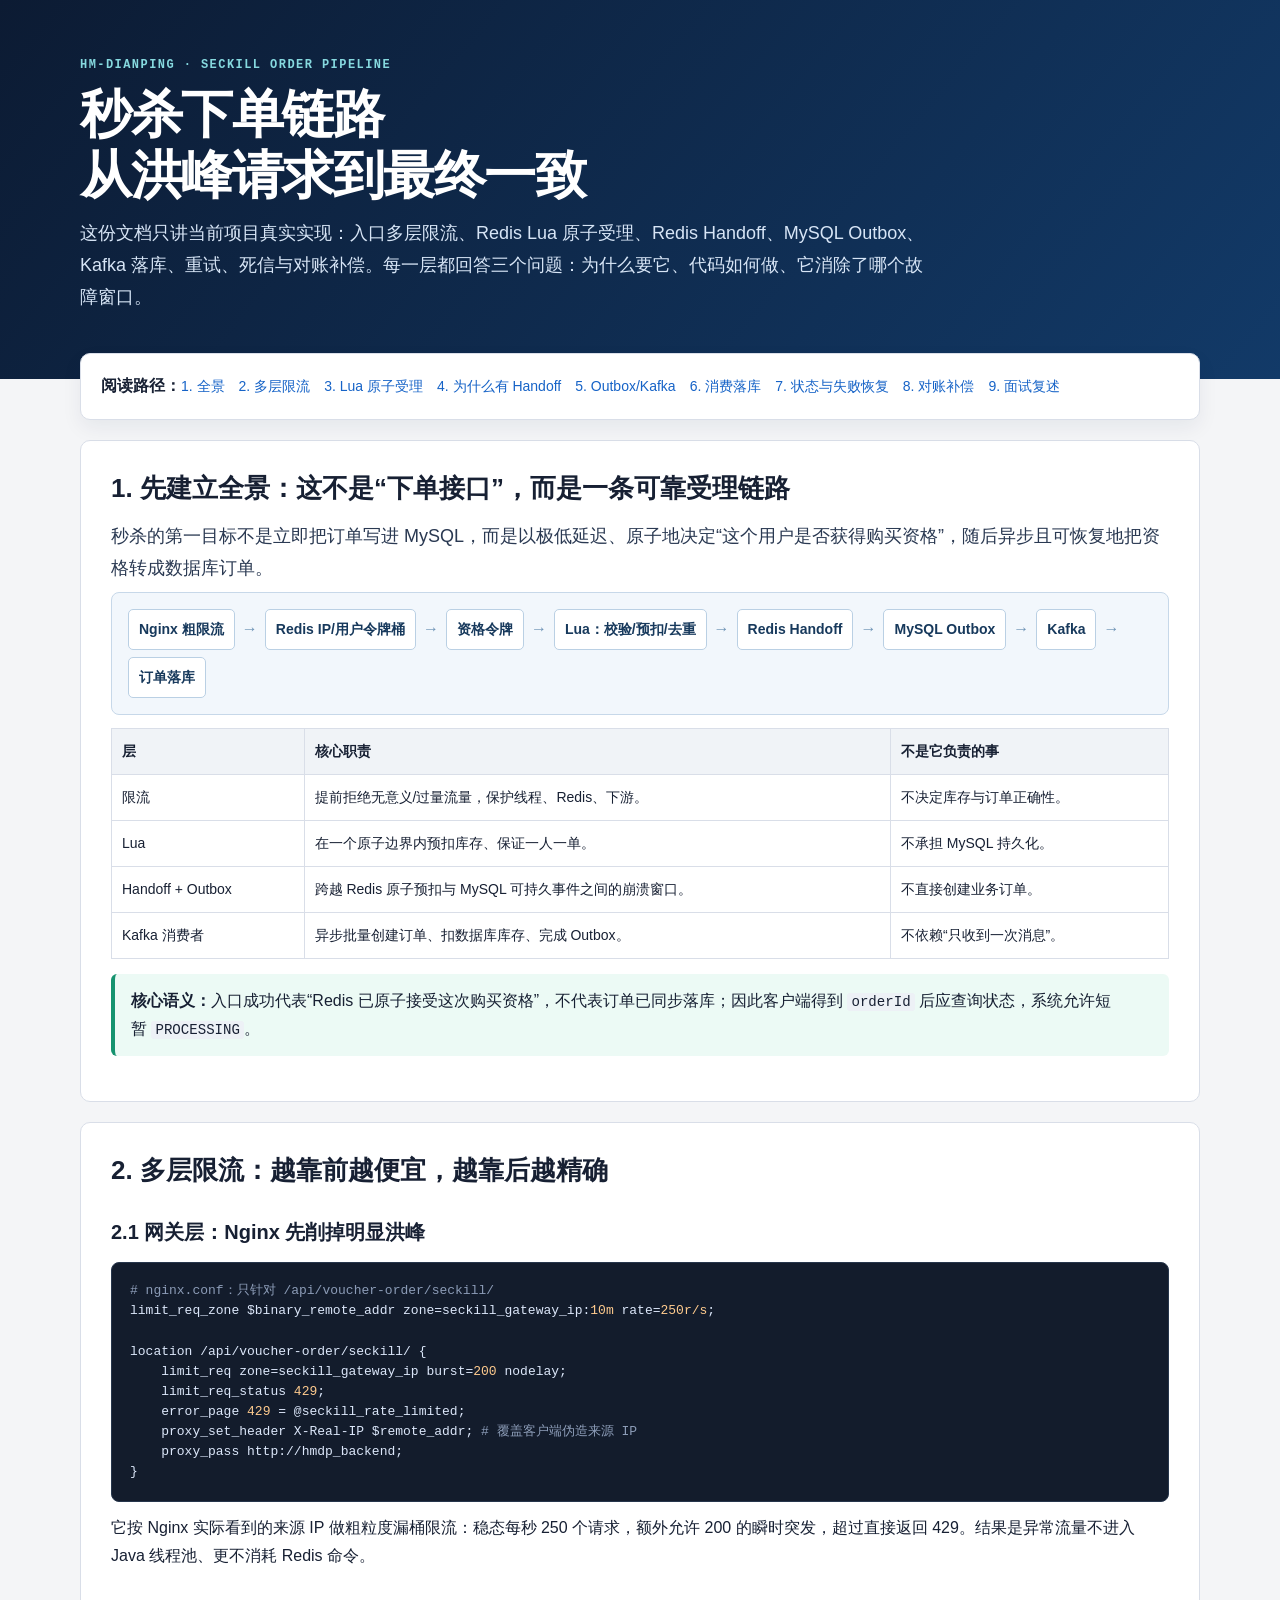
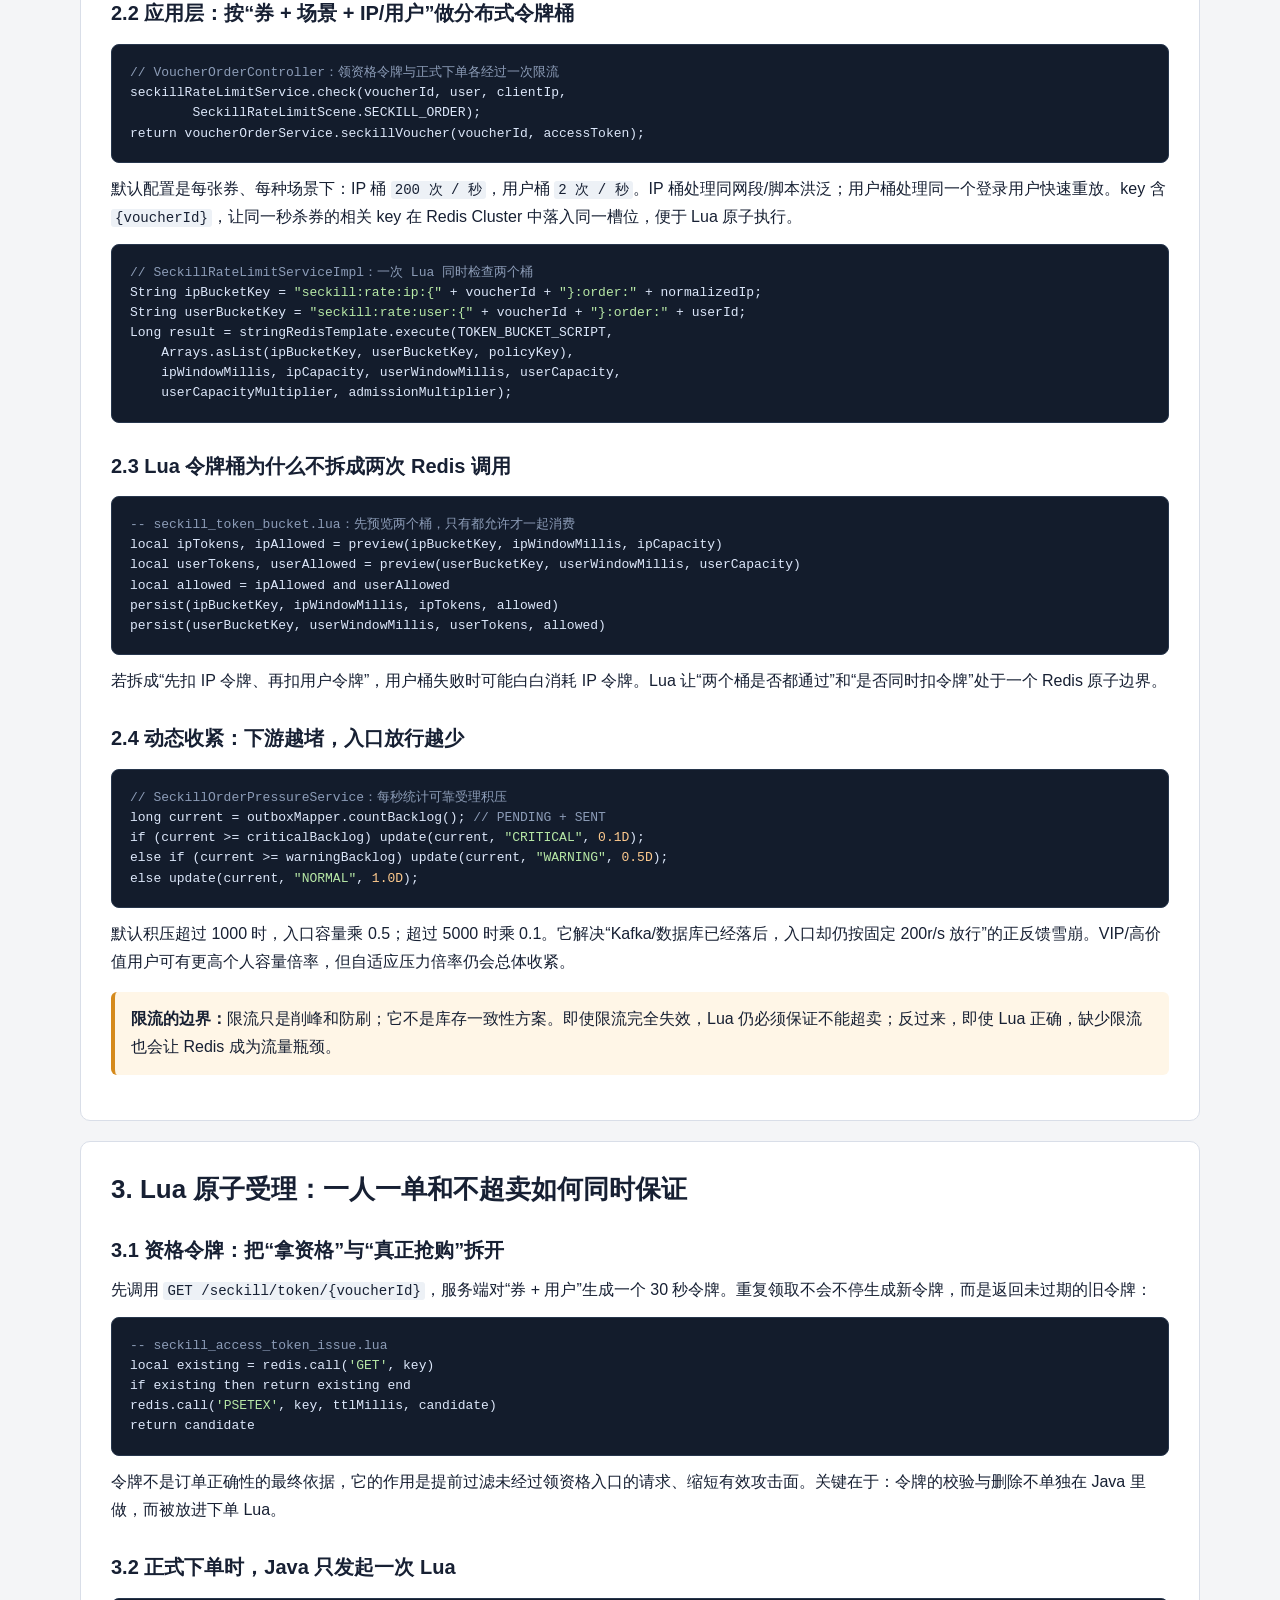
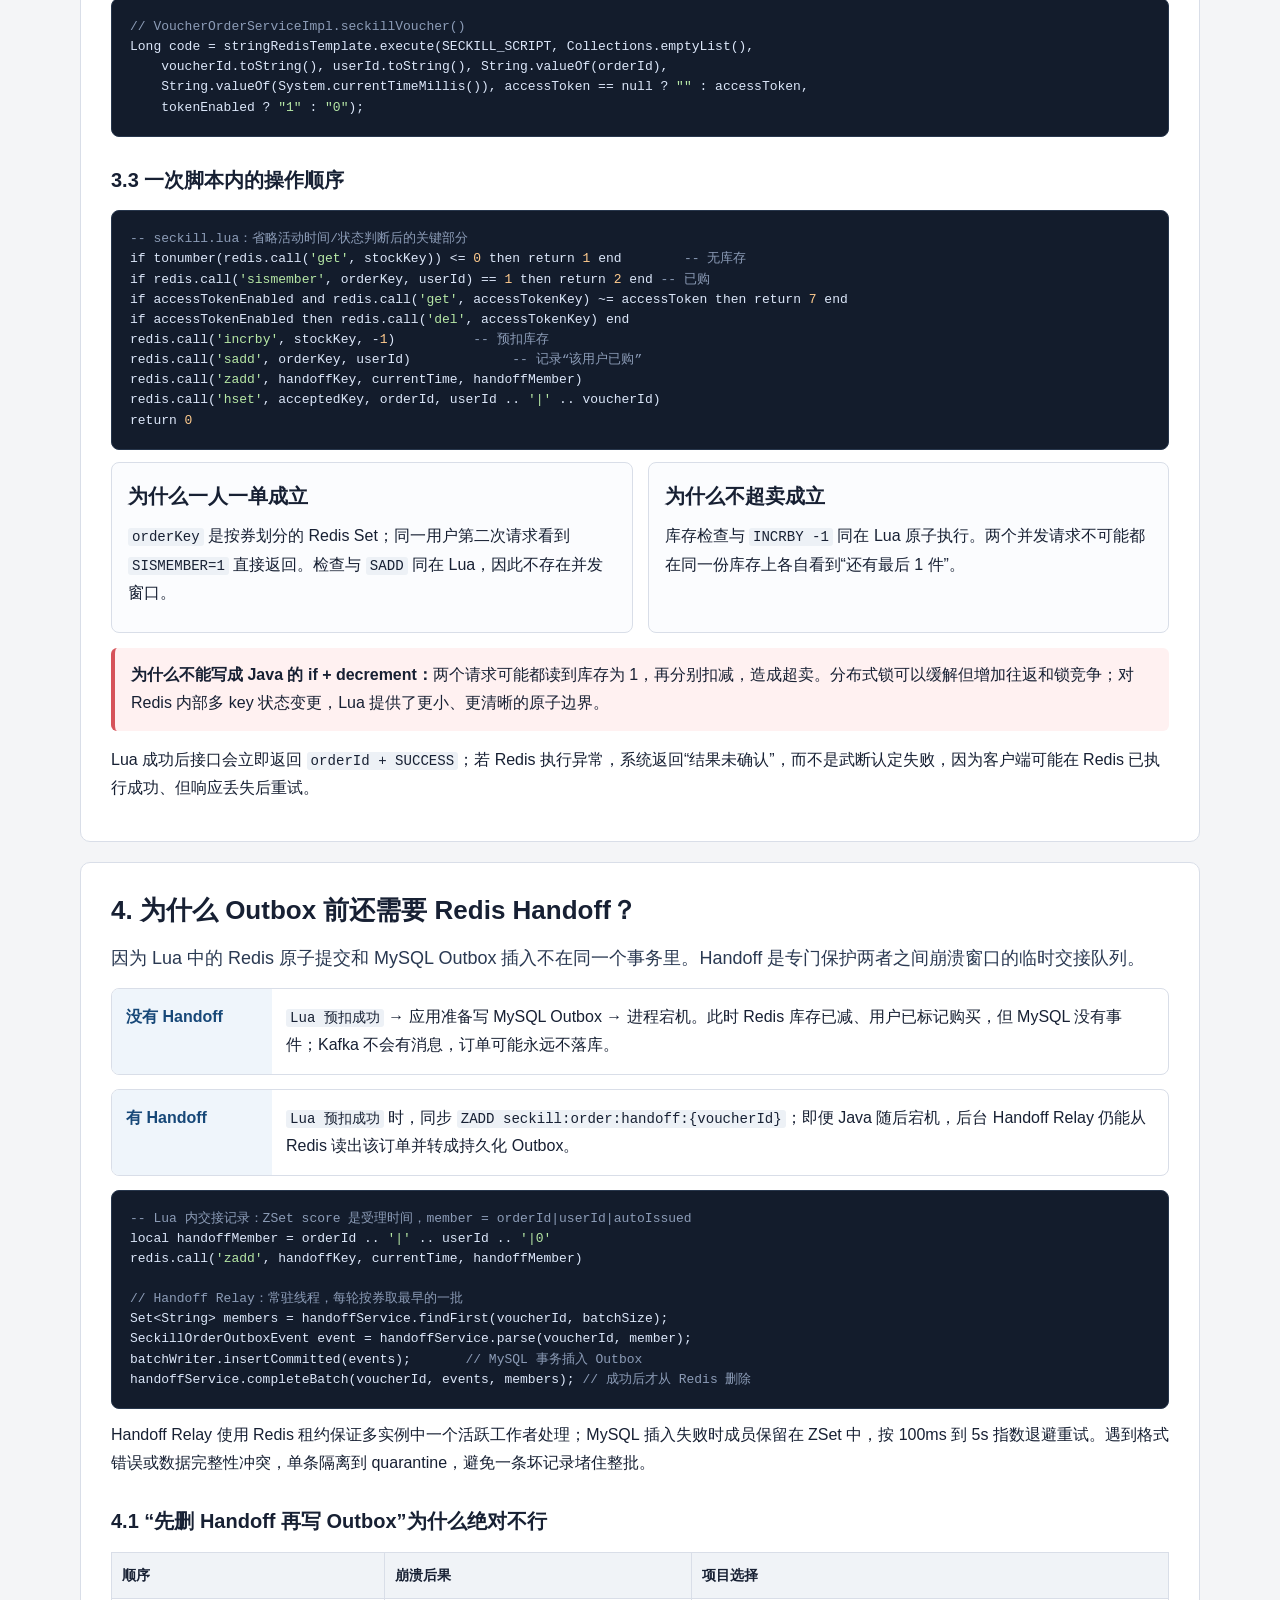
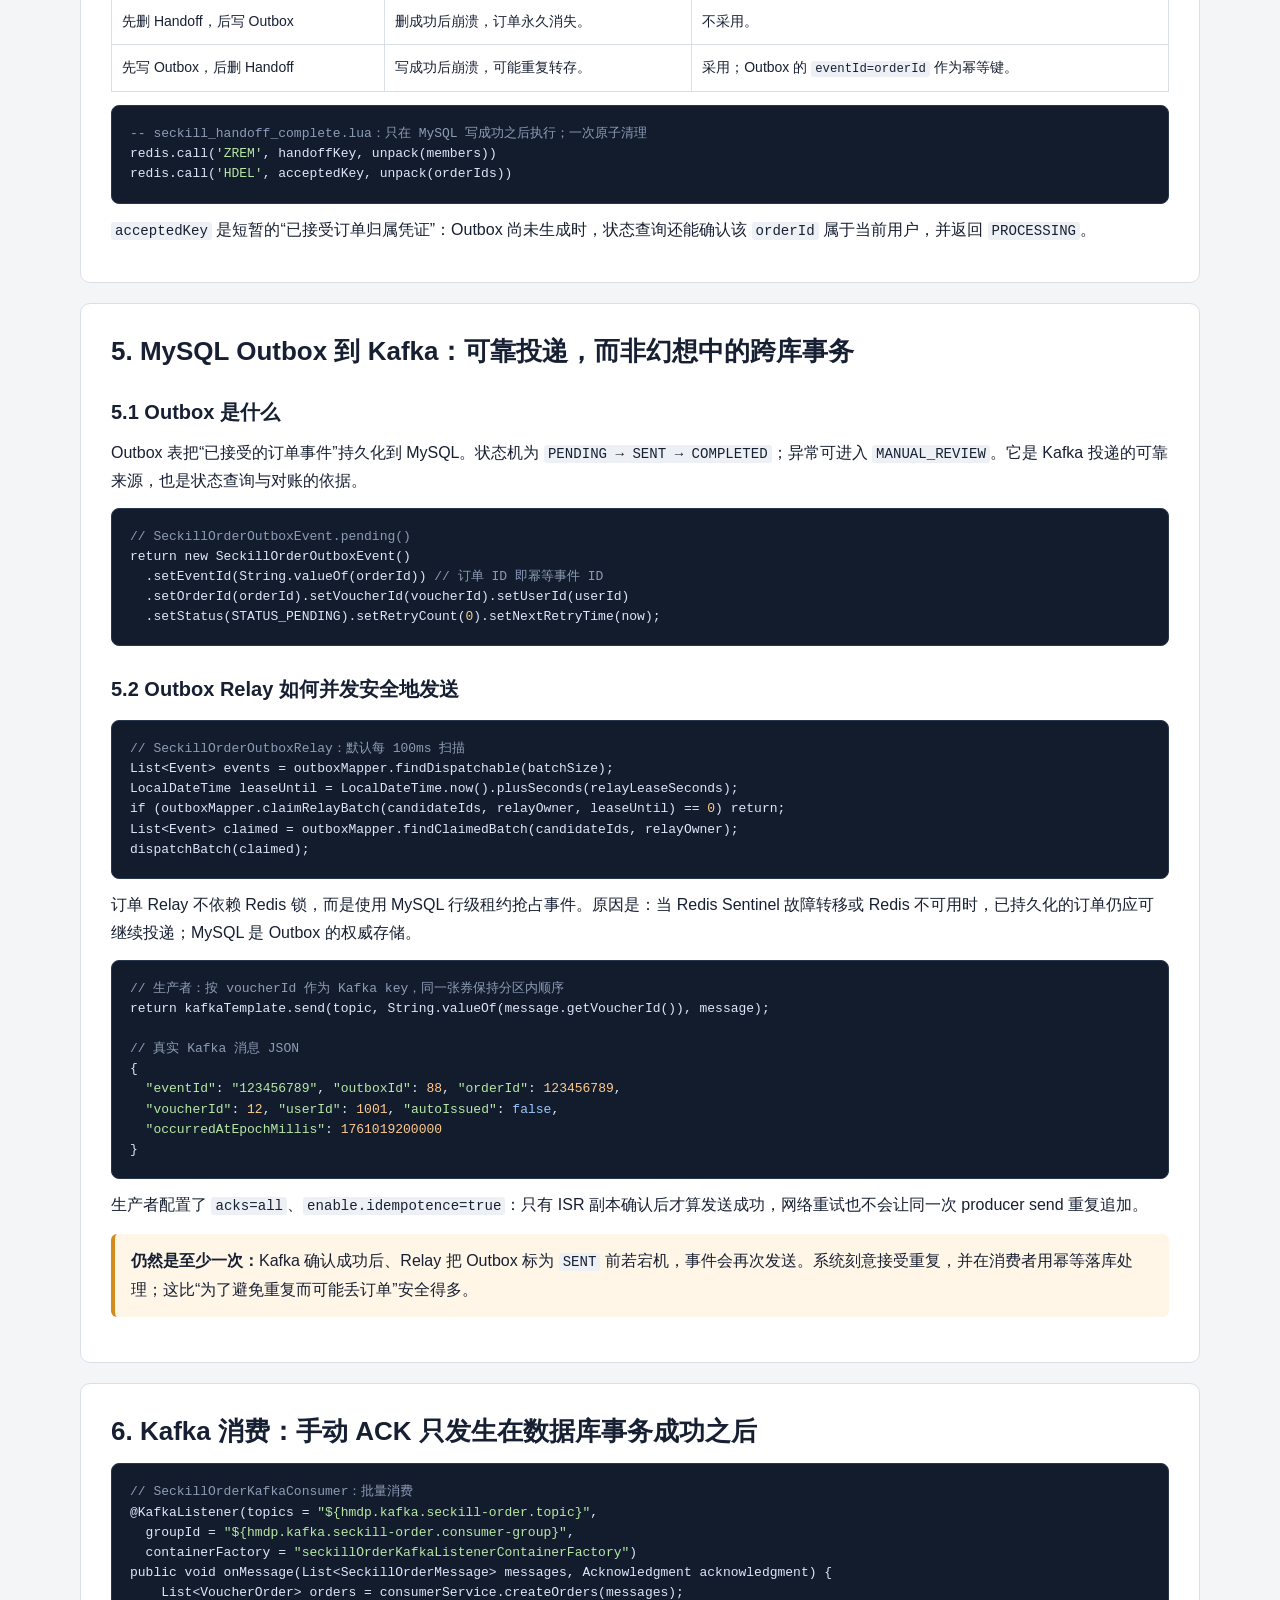
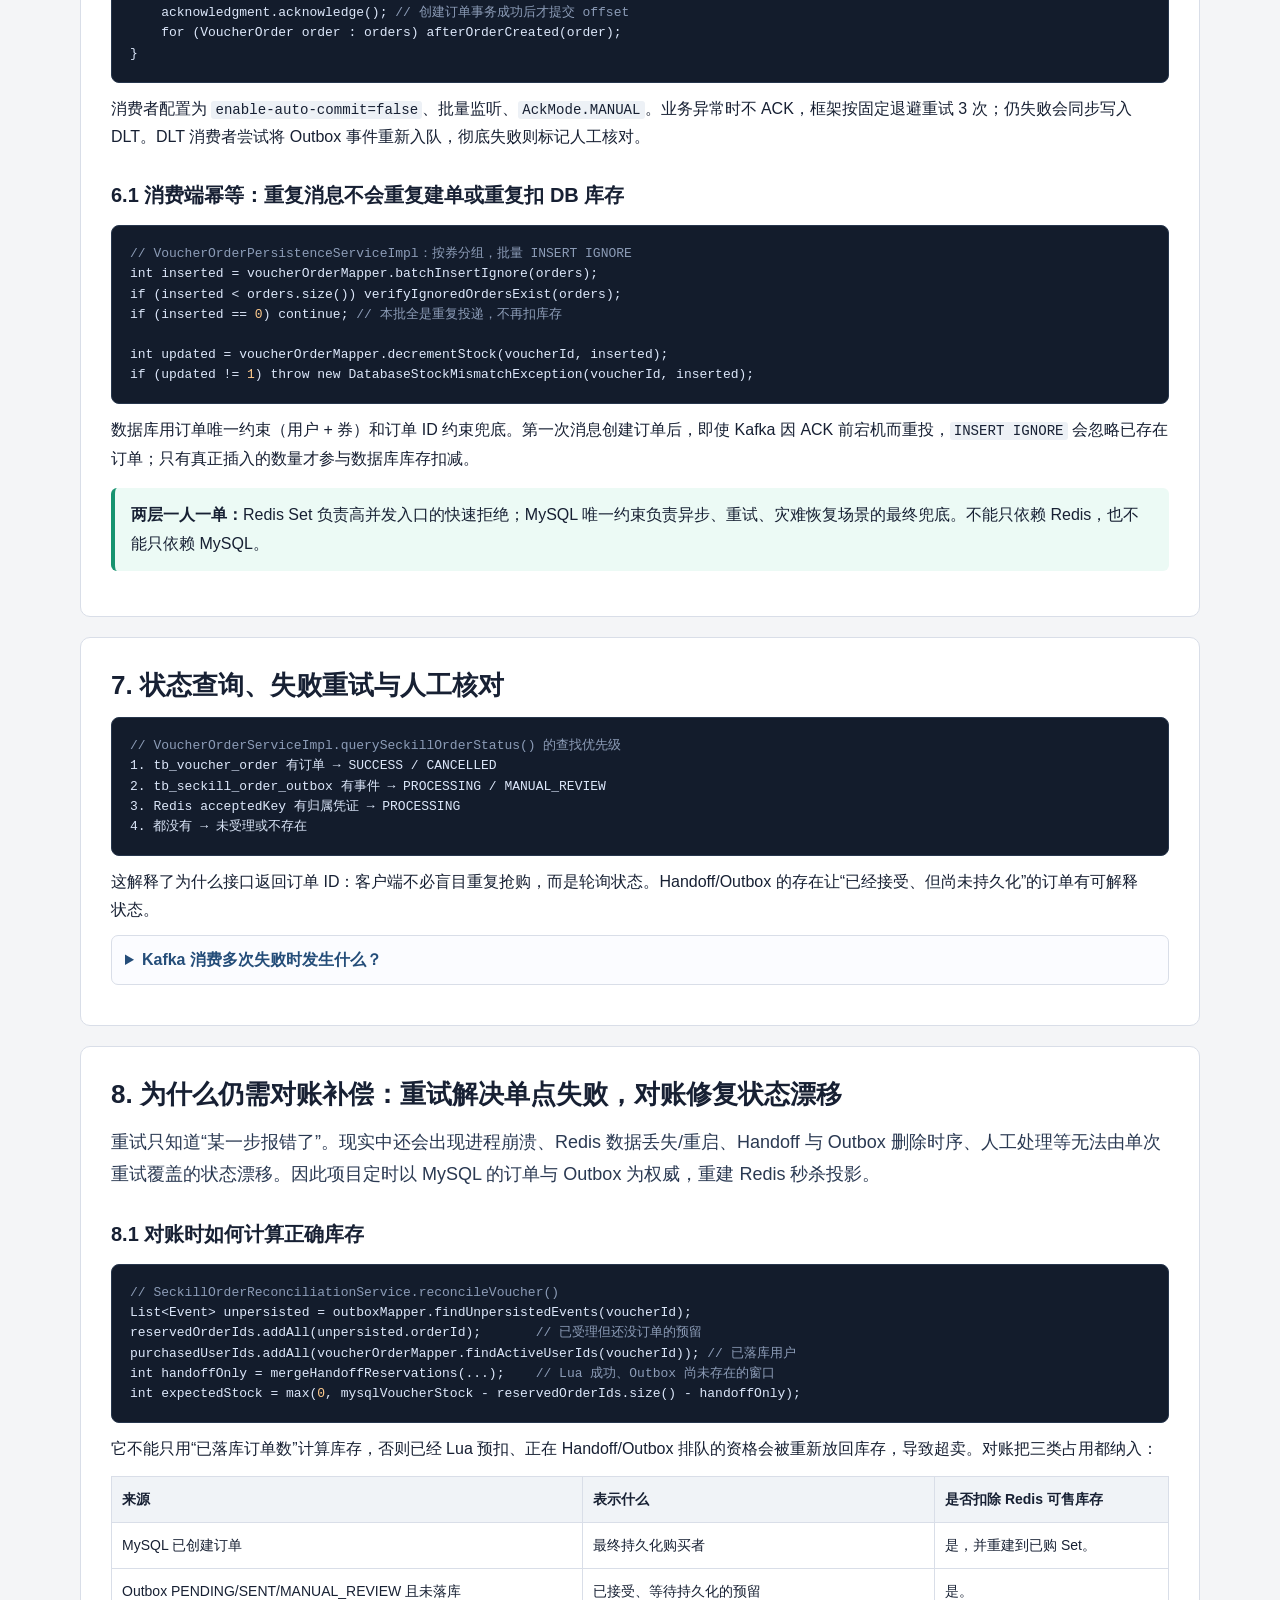
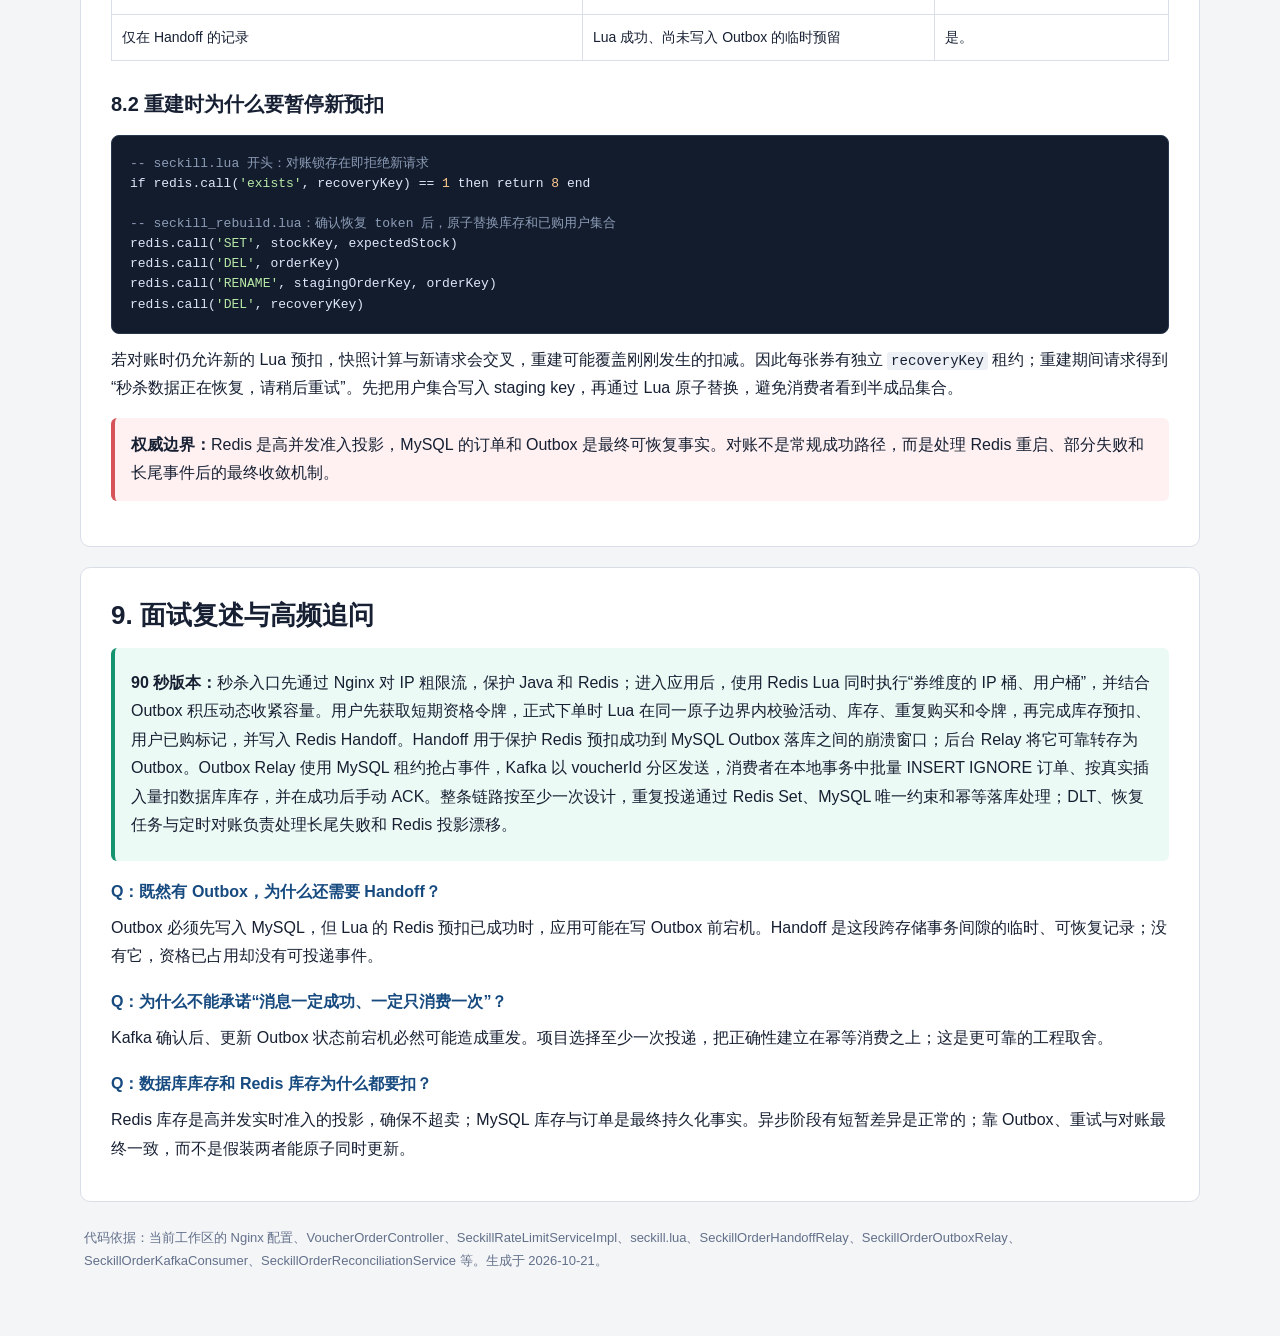
<file: 秒杀下单链路(多层限流+Lua+Handoff+Outbox+Kafka+对账补偿).html>
<!doctype html>
<html lang="zh-CN">
<head>
  <meta charset="utf-8"><meta name="viewport" content="width=device-width,initial-scale=1">
  <title>秒杀下单链路：限流、Lua、Handoff、Outbox、Kafka 与对账</title>
  <style>
    :root{--ink:#172033;--sub:#62708a;--bg:#f4f5f7;--paper:#fff;--line:#d9dee8;--navy:#102442;--blue:#1663c7;--cyan:#007c91;--amber:#9a5900;--amberbg:#fff6e7;--red:#aa3b41;--redbg:#fff1f1;--green:#08735b;--greenbg:#ecfaf5;--code:#131c2c}*{box-sizing:border-box}html{scroll-behavior:smooth}body{margin:0;background:var(--bg);color:var(--ink);font:16px/1.78 "Segoe UI","Microsoft YaHei",sans-serif;text-wrap:pretty}header{background:linear-gradient(130deg,#0c1b33,#123a68);color:#fff;padding:58px max(26px,calc((100vw - 1120px)/2)) 66px}header h1{font-size:clamp(31px,5vw,52px);line-height:1.16;letter-spacing:-1.5px;margin:12px 0}header p{max-width:850px;margin:0;color:#d7e5f6;font-size:18px}.eyebrow{font:700 12px/1.2 Consolas,monospace;letter-spacing:.12em;color:#86d9df}.wrap{width:min(1120px,calc(100% - 30px));margin:-26px auto 60px}.toc{position:relative;background:#fff;border:1px solid var(--line);border-radius:10px;padding:17px 20px;box-shadow:0 8px 20px #15203910}.toc a{display:inline-block;margin:3px 14px 3px 0;color:var(--blue);font-size:14px;text-decoration:none}.toc a:hover{text-decoration:underline}section{background:var(--paper);border:1px solid var(--line);border-radius:10px;padding:30px;margin:20px 0}h2{font-size:26px;line-height:1.35;margin:0 0 14px}h3{font-size:20px;margin:26px 0 8px}h4{font-size:16px;margin:17px 0 5px}p{margin:8px 0}.lead{font-size:18px;color:#2a3952}.flow{display:flex;align-items:stretch;gap:7px;flex-wrap:wrap;padding:16px;background:#f2f7fc;border:1px solid #c7d8e9;border-radius:8px}.node{display:flex;align-items:center;padding:7px 10px;border:1px solid #bad0e4;background:#fff;color:#17395c;border-radius:5px;font-weight:700;font-size:14px}.arrow{align-self:center;color:#6e93b6}.phase{display:grid;grid-template-columns:160px 1fr;border:1px solid var(--line);border-radius:8px;overflow:hidden;margin:14px 0}.phase .label{padding:14px;background:#eff5fb;font-weight:700;color:#174878}.phase .body{padding:14px}table{width:100%;border-collapse:collapse;margin:13px 0;font-size:14px}th,td{text-align:left;vertical-align:top;padding:10px;border:1px solid var(--line)}th{background:#f0f3f7}code{background:#edf1f6;border-radius:3px;padding:1px 4px;font-family:Consolas,"Cascadia Code",monospace;font-size:.88em}pre{overflow:auto;margin:12px 0;padding:18px;border-radius:8px;background:var(--code);color:#dce7fa;border:1px solid #27364c;font:13px/1.55 Consolas,"Cascadia Code",monospace;tab-size:4}.c{color:#8c9cb7}.k{color:#9dc6ff}.s{color:#b7e8a6}.n{color:#ffcb8e}.callout{padding:13px 16px;margin:15px 0;border-radius:6px;background:#ecf5ff;border-left:4px solid var(--blue)}.ok{background:var(--greenbg);border-left-color:#16936f}.warn{background:var(--amberbg);border-left-color:#d58a1c}.danger{background:var(--redbg);border-left-color:#d6535a}.grid{display:grid;grid-template-columns:repeat(2,minmax(0,1fr));gap:15px}.card{border:1px solid var(--line);border-radius:8px;background:#fbfcfe;padding:16px}.card h3{margin-top:0}.tag{display:inline-block;border:1px solid #577b9f;border-radius:99px;color:#d0e7ff;padding:3px 9px;font:12px Consolas,monospace}.q{font-weight:700;color:#174b80;margin-top:17px}details{border:1px solid var(--line);border-radius:7px;background:#fbfcff;padding:10px 13px;margin:10px 0}summary{cursor:pointer;font-weight:700;color:#244d79}footer{color:var(--sub);font-size:13px;padding:4px}@media(max-width:720px){section{padding:20px}.grid{grid-template-columns:1fr}.phase{grid-template-columns:1fr}.phase .label{padding:9px 14px}header{padding-top:42px}.wrap{width:min(100% - 20px,1120px)}}@media print{body{background:#fff;font-size:12px}header{padding:24px}.wrap{width:100%;margin:0}section{break-inside:avoid;margin:8px 0;padding:16px}.toc{margin:8px 0;box-shadow:none}pre{white-space:pre-wrap}}
  </style>
</head>
<body>
<header><div class="eyebrow">HM-DIANPING · SECKILL ORDER PIPELINE</div><h1>秒杀下单链路<br>从洪峰请求到最终一致</h1><p>这份文档只讲当前项目真实实现：入口多层限流、Redis Lua 原子受理、Redis Handoff、MySQL Outbox、Kafka 落库、重试、死信与对账补偿。每一层都回答三个问题：为什么要它、代码如何做、它消除了哪个故障窗口。</p></header>
<main class="wrap">
<nav class="toc"><strong>阅读路径：</strong><a href="#overview">1. 全景</a><a href="#limit">2. 多层限流</a><a href="#lua">3. Lua 原子受理</a><a href="#handoff">4. 为什么有 Handoff</a><a href="#outbox">5. Outbox/Kafka</a><a href="#consumer">6. 消费落库</a><a href="#status">7. 状态与失败恢复</a><a href="#reconcile">8. 对账补偿</a><a href="#interview">9. 面试复述</a></nav>

<section id="overview"><h2>1. 先建立全景：这不是“下单接口”，而是一条可靠受理链路</h2><p class="lead">秒杀的第一目标不是立即把订单写进 MySQL，而是以极低延迟、原子地决定“这个用户是否获得购买资格”，随后异步且可恢复地把资格转成数据库订单。</p><div class="flow"><span class="node">Nginx 粗限流</span><span class="arrow">→</span><span class="node">Redis IP/用户令牌桶</span><span class="arrow">→</span><span class="node">资格令牌</span><span class="arrow">→</span><span class="node">Lua：校验/预扣/去重</span><span class="arrow">→</span><span class="node">Redis Handoff</span><span class="arrow">→</span><span class="node">MySQL Outbox</span><span class="arrow">→</span><span class="node">Kafka</span><span class="arrow">→</span><span class="node">订单落库</span></div><table><thead><tr><th>层</th><th>核心职责</th><th>不是它负责的事</th></tr></thead><tbody><tr><td>限流</td><td>提前拒绝无意义/过量流量，保护线程、Redis、下游。</td><td>不决定库存与订单正确性。</td></tr><tr><td>Lua</td><td>在一个原子边界内预扣库存、保证一人一单。</td><td>不承担 MySQL 持久化。</td></tr><tr><td>Handoff + Outbox</td><td>跨越 Redis 原子预扣与 MySQL 可持久事件之间的崩溃窗口。</td><td>不直接创建业务订单。</td></tr><tr><td>Kafka 消费者</td><td>异步批量创建订单、扣数据库库存、完成 Outbox。</td><td>不依赖“只收到一次消息”。</td></tr></tbody></table><div class="callout ok"><strong>核心语义：</strong>入口成功代表“Redis 已原子接受这次购买资格”，不代表订单已同步落库；因此客户端得到 <code>orderId</code> 后应查询状态，系统允许短暂 <code>PROCESSING</code>。</div></section>

<section id="limit"><h2>2. 多层限流：越靠前越便宜，越靠后越精确</h2><h3>2.1 网关层：Nginx 先削掉明显洪峰</h3><pre><span class="c"># nginx.conf：只针对 /api/voucher-order/seckill/</span>
limit_req_zone $binary_remote_addr zone=seckill_gateway_ip:<span class="n">10m</span> rate=<span class="n">250r/s</span>;

location /api/voucher-order/seckill/ {
    limit_req zone=seckill_gateway_ip burst=<span class="n">200</span> nodelay;
    limit_req_status <span class="n">429</span>;
    error_page <span class="n">429</span> = @seckill_rate_limited;
    proxy_set_header X-Real-IP $remote_addr; <span class="c"># 覆盖客户端伪造来源 IP</span>
    proxy_pass http://hmdp_backend;
}</pre><p>它按 Nginx 实际看到的来源 IP 做粗粒度漏桶限流：稳态每秒 250 个请求，额外允许 200 的瞬时突发，超过直接返回 429。结果是异常流量不进入 Java 线程池、更不消耗 Redis 命令。</p><h3>2.2 应用层：按“券 + 场景 + IP/用户”做分布式令牌桶</h3><pre><span class="c">// VoucherOrderController：领资格令牌与正式下单各经过一次限流</span>
seckillRateLimitService.check(voucherId, user, clientIp,
        SeckillRateLimitScene.SECKILL_ORDER);
return voucherOrderService.seckillVoucher(voucherId, accessToken);</pre><p>默认配置是每张券、每种场景下：IP 桶 <code>200 次 / 秒</code>，用户桶 <code>2 次 / 秒</code>。IP 桶处理同网段/脚本洪泛；用户桶处理同一个登录用户快速重放。key 含 <code>{voucherId}</code>，让同一秒杀券的相关 key 在 Redis Cluster 中落入同一槽位，便于 Lua 原子执行。</p><pre><span class="c">// SeckillRateLimitServiceImpl：一次 Lua 同时检查两个桶</span>
String ipBucketKey = <span class="s">"seckill:rate:ip:{"</span> + voucherId + <span class="s">"}:order:"</span> + normalizedIp;
String userBucketKey = <span class="s">"seckill:rate:user:{"</span> + voucherId + <span class="s">"}:order:"</span> + userId;
Long result = stringRedisTemplate.execute(TOKEN_BUCKET_SCRIPT,
    Arrays.asList(ipBucketKey, userBucketKey, policyKey),
    ipWindowMillis, ipCapacity, userWindowMillis, userCapacity,
    userCapacityMultiplier, admissionMultiplier);</pre><h3>2.3 Lua 令牌桶为什么不拆成两次 Redis 调用</h3><pre><span class="c">-- seckill_token_bucket.lua：先预览两个桶，只有都允许才一起消费</span>
local ipTokens, ipAllowed = preview(ipBucketKey, ipWindowMillis, ipCapacity)
local userTokens, userAllowed = preview(userBucketKey, userWindowMillis, userCapacity)
local allowed = ipAllowed and userAllowed
persist(ipBucketKey, ipWindowMillis, ipTokens, allowed)
persist(userBucketKey, userWindowMillis, userTokens, allowed)</pre><p>若拆成“先扣 IP 令牌、再扣用户令牌”，用户桶失败时可能白白消耗 IP 令牌。Lua 让“两个桶是否都通过”和“是否同时扣令牌”处于一个 Redis 原子边界。</p><h3>2.4 动态收紧：下游越堵，入口放行越少</h3><pre><span class="c">// SeckillOrderPressureService：每秒统计可靠受理积压</span>
long current = outboxMapper.countBacklog(); <span class="c">// PENDING + SENT</span>
if (current >= criticalBacklog) update(current, <span class="s">"CRITICAL"</span>, <span class="n">0.1D</span>);
else if (current >= warningBacklog) update(current, <span class="s">"WARNING"</span>, <span class="n">0.5D</span>);
else update(current, <span class="s">"NORMAL"</span>, <span class="n">1.0D</span>);</pre><p>默认积压超过 1000 时，入口容量乘 0.5；超过 5000 时乘 0.1。它解决“Kafka/数据库已经落后，入口却仍按固定 200r/s 放行”的正反馈雪崩。VIP/高价值用户可有更高个人容量倍率，但自适应压力倍率仍会总体收紧。</p><div class="callout warn"><strong>限流的边界：</strong>限流只是削峰和防刷；它不是库存一致性方案。即使限流完全失效，Lua 仍必须保证不能超卖；反过来，即使 Lua 正确，缺少限流也会让 Redis 成为流量瓶颈。</div></section>

<section id="lua"><h2>3. Lua 原子受理：一人一单和不超卖如何同时保证</h2><h3>3.1 资格令牌：把“拿资格”与“真正抢购”拆开</h3><p>先调用 <code>GET /seckill/token/{voucherId}</code>，服务端对“券 + 用户”生成一个 30 秒令牌。重复领取不会不停生成新令牌，而是返回未过期的旧令牌：</p><pre><span class="c">-- seckill_access_token_issue.lua</span>
local existing = redis.call(<span class="s">'GET'</span>, key)
if existing then return existing end
redis.call(<span class="s">'PSETEX'</span>, key, ttlMillis, candidate)
return candidate</pre><p>令牌不是订单正确性的最终依据，它的作用是提前过滤未经过领资格入口的请求、缩短有效攻击面。关键在于：令牌的校验与删除不单独在 Java 里做，而被放进下单 Lua。</p><h3>3.2 正式下单时，Java 只发起一次 Lua</h3><pre><span class="c">// VoucherOrderServiceImpl.seckillVoucher()</span>
Long code = stringRedisTemplate.execute(SECKILL_SCRIPT, Collections.emptyList(),
    voucherId.toString(), userId.toString(), String.valueOf(orderId),
    String.valueOf(System.currentTimeMillis()), accessToken == null ? <span class="s">""</span> : accessToken,
    tokenEnabled ? <span class="s">"1"</span> : <span class="s">"0"</span>);</pre><h3>3.3 一次脚本内的操作顺序</h3><pre><span class="c">-- seckill.lua：省略活动时间/状态判断后的关键部分</span>
if tonumber(redis.call(<span class="s">'get'</span>, stockKey)) &lt;= <span class="n">0</span> then return <span class="n">1</span> end        <span class="c">-- 无库存</span>
if redis.call(<span class="s">'sismember'</span>, orderKey, userId) == <span class="n">1</span> then return <span class="n">2</span> end <span class="c">-- 已购</span>
if accessTokenEnabled and redis.call(<span class="s">'get'</span>, accessTokenKey) ~= accessToken then return <span class="n">7</span> end
if accessTokenEnabled then redis.call(<span class="s">'del'</span>, accessTokenKey) end
redis.call(<span class="s">'incrby'</span>, stockKey, -<span class="n">1</span>)          <span class="c">-- 预扣库存</span>
redis.call(<span class="s">'sadd'</span>, orderKey, userId)             <span class="c">-- 记录“该用户已购”</span>
redis.call(<span class="s">'zadd'</span>, handoffKey, currentTime, handoffMember)
redis.call(<span class="s">'hset'</span>, acceptedKey, orderId, userId .. <span class="s">'|'</span> .. voucherId)
return <span class="n">0</span></pre><div class="grid"><div class="card"><h3>为什么一人一单成立</h3><p><code>orderKey</code> 是按券划分的 Redis Set；同一用户第二次请求看到 <code>SISMEMBER=1</code> 直接返回。检查与 <code>SADD</code> 同在 Lua，因此不存在并发窗口。</p></div><div class="card"><h3>为什么不超卖成立</h3><p>库存检查与 <code>INCRBY -1</code> 同在 Lua 原子执行。两个并发请求不可能都在同一份库存上各自看到“还有最后 1 件”。</p></div></div><div class="callout danger"><strong>为什么不能写成 Java 的 if + decrement：</strong>两个请求可能都读到库存为 1，再分别扣减，造成超卖。分布式锁可以缓解但增加往返和锁竞争；对 Redis 内部多 key 状态变更，Lua 提供了更小、更清晰的原子边界。</div><p>Lua 成功后接口会立即返回 <code>orderId + SUCCESS</code>；若 Redis 执行异常，系统返回“结果未确认”，而不是武断认定失败，因为客户端可能在 Redis 已执行成功、但响应丢失后重试。</p></section>

<section id="handoff"><h2>4. 为什么 Outbox 前还需要 Redis Handoff？</h2><p class="lead">因为 Lua 中的 Redis 原子提交和 MySQL Outbox 插入不在同一个事务里。Handoff 是专门保护两者之间崩溃窗口的临时交接队列。</p><div class="phase"><div class="label">没有 Handoff</div><div class="body"><code>Lua 预扣成功</code> → 应用准备写 MySQL Outbox → 进程宕机。此时 Redis 库存已减、用户已标记购买，但 MySQL 没有事件；Kafka 不会有消息，订单可能永远不落库。</div></div><div class="phase"><div class="label">有 Handoff</div><div class="body"><code>Lua 预扣成功</code> 时，同步 <code>ZADD seckill:order:handoff:{voucherId}</code>；即便 Java 随后宕机，后台 Handoff Relay 仍能从 Redis 读出该订单并转成持久化 Outbox。</div></div><pre><span class="c">-- Lua 内交接记录：ZSet score 是受理时间，member = orderId|userId|autoIssued</span>
local handoffMember = orderId .. <span class="s">'|'</span> .. userId .. <span class="s">'|0'</span>
redis.call(<span class="s">'zadd'</span>, handoffKey, currentTime, handoffMember)

<span class="c">// Handoff Relay：常驻线程，每轮按券取最早的一批</span>
Set&lt;String&gt; members = handoffService.findFirst(voucherId, batchSize);
SeckillOrderOutboxEvent event = handoffService.parse(voucherId, member);
batchWriter.insertCommitted(events);       <span class="c">// MySQL 事务插入 Outbox</span>
handoffService.completeBatch(voucherId, events, members); <span class="c">// 成功后才从 Redis 删除</span></pre><p>Handoff Relay 使用 Redis 租约保证多实例中一个活跃工作者处理；MySQL 插入失败时成员保留在 ZSet 中，按 100ms 到 5s 指数退避重试。遇到格式错误或数据完整性冲突，单条隔离到 quarantine，避免一条坏记录堵住整批。</p><h3>4.1 “先删 Handoff 再写 Outbox”为什么绝对不行</h3><table><thead><tr><th>顺序</th><th>崩溃后果</th><th>项目选择</th></tr></thead><tbody><tr><td>先删 Handoff，后写 Outbox</td><td>删成功后崩溃，订单永久消失。</td><td>不采用。</td></tr><tr><td>先写 Outbox，后删 Handoff</td><td>写成功后崩溃，可能重复转存。</td><td>采用；Outbox 的 <code>eventId=orderId</code> 作为幂等键。</td></tr></tbody></table><pre><span class="c">-- seckill_handoff_complete.lua：只在 MySQL 写成功之后执行；一次原子清理</span>
redis.call(<span class="s">'ZREM'</span>, handoffKey, unpack(members))
redis.call(<span class="s">'HDEL'</span>, acceptedKey, unpack(orderIds))</pre><p><code>acceptedKey</code> 是短暂的“已接受订单归属凭证”：Outbox 尚未生成时，状态查询还能确认该 <code>orderId</code> 属于当前用户，并返回 <code>PROCESSING</code>。</p></section>

<section id="outbox"><h2>5. MySQL Outbox 到 Kafka：可靠投递，而非幻想中的跨库事务</h2><h3>5.1 Outbox 是什么</h3><p>Outbox 表把“已接受的订单事件”持久化到 MySQL。状态机为 <code>PENDING → SENT → COMPLETED</code>；异常可进入 <code>MANUAL_REVIEW</code>。它是 Kafka 投递的可靠来源，也是状态查询与对账的依据。</p><pre><span class="c">// SeckillOrderOutboxEvent.pending()</span>
return new SeckillOrderOutboxEvent()
  .setEventId(String.valueOf(orderId)) <span class="c">// 订单 ID 即幂等事件 ID</span>
  .setOrderId(orderId).setVoucherId(voucherId).setUserId(userId)
  .setStatus(STATUS_PENDING).setRetryCount(<span class="n">0</span>).setNextRetryTime(now);</pre><h3>5.2 Outbox Relay 如何并发安全地发送</h3><pre><span class="c">// SeckillOrderOutboxRelay：默认每 100ms 扫描</span>
List&lt;Event&gt; events = outboxMapper.findDispatchable(batchSize);
LocalDateTime leaseUntil = LocalDateTime.now().plusSeconds(relayLeaseSeconds);
if (outboxMapper.claimRelayBatch(candidateIds, relayOwner, leaseUntil) == <span class="n">0</span>) return;
List&lt;Event&gt; claimed = outboxMapper.findClaimedBatch(candidateIds, relayOwner);
dispatchBatch(claimed);</pre><p>订单 Relay 不依赖 Redis 锁，而是使用 MySQL 行级租约抢占事件。原因是：当 Redis Sentinel 故障转移或 Redis 不可用时，已持久化的订单仍应可继续投递；MySQL 是 Outbox 的权威存储。</p><pre><span class="c">// 生产者：按 voucherId 作为 Kafka key，同一张券保持分区内顺序</span>
return kafkaTemplate.send(topic, String.valueOf(message.getVoucherId()), message);

<span class="c">// 真实 Kafka 消息 JSON</span>
{
  <span class="s">"eventId"</span>: <span class="s">"123456789"</span>, <span class="s">"outboxId"</span>: <span class="n">88</span>, <span class="s">"orderId"</span>: <span class="n">123456789</span>,
  <span class="s">"voucherId"</span>: <span class="n">12</span>, <span class="s">"userId"</span>: <span class="n">1001</span>, <span class="s">"autoIssued"</span>: <span class="k">false</span>,
  <span class="s">"occurredAtEpochMillis"</span>: <span class="n">1761019200000</span>
}</pre><p>生产者配置了 <code>acks=all</code>、<code>enable.idempotence=true</code>：只有 ISR 副本确认后才算发送成功，网络重试也不会让同一次 producer send 重复追加。</p><div class="callout warn"><strong>仍然是至少一次：</strong>Kafka 确认成功后、Relay 把 Outbox 标为 <code>SENT</code> 前若宕机，事件会再次发送。系统刻意接受重复，并在消费者用幂等落库处理；这比“为了避免重复而可能丢订单”安全得多。</div></section>

<section id="consumer"><h2>6. Kafka 消费：手动 ACK 只发生在数据库事务成功之后</h2><pre><span class="c">// SeckillOrderKafkaConsumer：批量消费</span>
@KafkaListener(topics = <span class="s">"${hmdp.kafka.seckill-order.topic}"</span>,
  groupId = <span class="s">"${hmdp.kafka.seckill-order.consumer-group}"</span>,
  containerFactory = <span class="s">"seckillOrderKafkaListenerContainerFactory"</span>)
public void onMessage(List&lt;SeckillOrderMessage&gt; messages, Acknowledgment acknowledgment) {
    List&lt;VoucherOrder&gt; orders = consumerService.createOrders(messages);
    acknowledgment.acknowledge(); <span class="c">// 创建订单事务成功后才提交 offset</span>
    for (VoucherOrder order : orders) afterOrderCreated(order);
}</pre><p>消费者配置为 <code>enable-auto-commit=false</code>、批量监听、<code>AckMode.MANUAL</code>。业务异常时不 ACK，框架按固定退避重试 3 次；仍失败会同步写入 DLT。DLT 消费者尝试将 Outbox 事件重新入队，彻底失败则标记人工核对。</p><h3>6.1 消费端幂等：重复消息不会重复建单或重复扣 DB 库存</h3><pre><span class="c">// VoucherOrderPersistenceServiceImpl：按券分组，批量 INSERT IGNORE</span>
int inserted = voucherOrderMapper.batchInsertIgnore(orders);
if (inserted &lt; orders.size()) verifyIgnoredOrdersExist(orders);
if (inserted == <span class="n">0</span>) continue; <span class="c">// 本批全是重复投递，不再扣库存</span>

int updated = voucherOrderMapper.decrementStock(voucherId, inserted);
if (updated != <span class="n">1</span>) throw new DatabaseStockMismatchException(voucherId, inserted);</pre><p>数据库用订单唯一约束（用户 + 券）和订单 ID 约束兜底。第一次消息创建订单后，即使 Kafka 因 ACK 前宕机而重投，<code>INSERT IGNORE</code> 会忽略已存在订单；只有真正插入的数量才参与数据库库存扣减。</p><div class="callout ok"><strong>两层一人一单：</strong>Redis Set 负责高并发入口的快速拒绝；MySQL 唯一约束负责异步、重试、灾难恢复场景的最终兜底。不能只依赖 Redis，也不能只依赖 MySQL。</div></section>

<section id="status"><h2>7. 状态查询、失败重试与人工核对</h2><pre><span class="c">// VoucherOrderServiceImpl.querySeckillOrderStatus() 的查找优先级</span>
1. tb_voucher_order 有订单 → SUCCESS / CANCELLED
2. tb_seckill_order_outbox 有事件 → PROCESSING / MANUAL_REVIEW
3. Redis acceptedKey 有归属凭证 → PROCESSING
4. 都没有 → 未受理或不存在</pre><p>这解释了为什么接口返回订单 ID：客户端不必盲目重复抢购，而是轮询状态。Handoff/Outbox 的存在让“已经接受、但尚未持久化”的订单有可解释状态。</p><details><summary>Kafka 消费多次失败时发生什么？</summary><p>订单消息进入 DLT 后，<code>SeckillAcceptedOrderRecoveryService</code> 先查询订单是否其实已落库：若已存在，直接将 Outbox 标记完成；若未存在，则按指数退避把该事件重新设为可投递。重入队也失败时标为 <code>MANUAL_REVIEW</code>，定时任务每 5 秒尝试恢复人工核对项。因为用户资格已经在 Lua 中被接受，不能简单回滚资格并告诉用户失败。</p></details></section>

<section id="reconcile"><h2>8. 为什么仍需对账补偿：重试解决单点失败，对账修复状态漂移</h2><p class="lead">重试只知道“某一步报错了”。现实中还会出现进程崩溃、Redis 数据丢失/重启、Handoff 与 Outbox 删除时序、人工处理等无法由单次重试覆盖的状态漂移。因此项目定时以 MySQL 的订单与 Outbox 为权威，重建 Redis 秒杀投影。</p><h3>8.1 对账时如何计算正确库存</h3><pre><span class="c">// SeckillOrderReconciliationService.reconcileVoucher()</span>
List&lt;Event&gt; unpersisted = outboxMapper.findUnpersistedEvents(voucherId);
reservedOrderIds.addAll(unpersisted.orderId);       <span class="c">// 已受理但还没订单的预留</span>
purchasedUserIds.addAll(voucherOrderMapper.findActiveUserIds(voucherId)); <span class="c">// 已落库用户</span>
int handoffOnly = mergeHandoffReservations(...);    <span class="c">// Lua 成功、Outbox 尚未存在的窗口</span>
int expectedStock = max(<span class="n">0</span>, mysqlVoucherStock - reservedOrderIds.size() - handoffOnly);</pre><p>它不能只用“已落库订单数”计算库存，否则已经 Lua 预扣、正在 Handoff/Outbox 排队的资格会被重新放回库存，导致超卖。对账把三类占用都纳入：</p><table><thead><tr><th>来源</th><th>表示什么</th><th>是否扣除 Redis 可售库存</th></tr></thead><tbody><tr><td>MySQL 已创建订单</td><td>最终持久化购买者</td><td>是，并重建到已购 Set。</td></tr><tr><td>Outbox PENDING/SENT/MANUAL_REVIEW 且未落库</td><td>已接受、等待持久化的预留</td><td>是。</td></tr><tr><td>仅在 Handoff 的记录</td><td>Lua 成功、尚未写入 Outbox 的临时预留</td><td>是。</td></tr></tbody></table><h3>8.2 重建时为什么要暂停新预扣</h3><pre><span class="c">-- seckill.lua 开头：对账锁存在即拒绝新请求</span>
if redis.call(<span class="s">'exists'</span>, recoveryKey) == <span class="n">1</span> then return <span class="n">8</span> end

<span class="c">-- seckill_rebuild.lua：确认恢复 token 后，原子替换库存和已购用户集合</span>
redis.call(<span class="s">'SET'</span>, stockKey, expectedStock)
redis.call(<span class="s">'DEL'</span>, orderKey)
redis.call(<span class="s">'RENAME'</span>, stagingOrderKey, orderKey)
redis.call(<span class="s">'DEL'</span>, recoveryKey)</pre><p>若对账时仍允许新的 Lua 预扣，快照计算与新请求会交叉，重建可能覆盖刚刚发生的扣减。因此每张券有独立 <code>recoveryKey</code> 租约；重建期间请求得到“秒杀数据正在恢复，请稍后重试”。先把用户集合写入 staging key，再通过 Lua 原子替换，避免消费者看到半成品集合。</p><div class="callout danger"><strong>权威边界：</strong>Redis 是高并发准入投影，MySQL 的订单和 Outbox 是最终可恢复事实。对账不是常规成功路径，而是处理 Redis 重启、部分失败和长尾事件后的最终收敛机制。</div></section>

<section id="interview"><h2>9. 面试复述与高频追问</h2><div class="callout ok"><p><strong>90 秒版本：</strong>秒杀入口先通过 Nginx 对 IP 粗限流，保护 Java 和 Redis；进入应用后，使用 Redis Lua 同时执行“券维度的 IP 桶、用户桶”，并结合 Outbox 积压动态收紧容量。用户先获取短期资格令牌，正式下单时 Lua 在同一原子边界内校验活动、库存、重复购买和令牌，再完成库存预扣、用户已购标记，并写入 Redis Handoff。Handoff 用于保护 Redis 预扣成功到 MySQL Outbox 落库之间的崩溃窗口；后台 Relay 将它可靠转存为 Outbox。Outbox Relay 使用 MySQL 租约抢占事件，Kafka 以 voucherId 分区发送，消费者在本地事务中批量 INSERT IGNORE 订单、按真实插入量扣数据库库存，并在成功后手动 ACK。整条链路按至少一次设计，重复投递通过 Redis Set、MySQL 唯一约束和幂等落库处理；DLT、恢复任务与定时对账负责处理长尾失败和 Redis 投影漂移。</p></div><p class="q">Q：既然有 Outbox，为什么还需要 Handoff？</p><p>Outbox 必须先写入 MySQL，但 Lua 的 Redis 预扣已成功时，应用可能在写 Outbox 前宕机。Handoff 是这段跨存储事务间隙的临时、可恢复记录；没有它，资格已占用却没有可投递事件。</p><p class="q">Q：为什么不能承诺“消息一定成功、一定只消费一次”？</p><p>Kafka 确认后、更新 Outbox 状态前宕机必然可能造成重发。项目选择至少一次投递，把正确性建立在幂等消费之上；这是更可靠的工程取舍。</p><p class="q">Q：数据库库存和 Redis 库存为什么都要扣？</p><p>Redis 库存是高并发实时准入的投影，确保不超卖；MySQL 库存与订单是最终持久化事实。异步阶段有短暂差异是正常的；靠 Outbox、重试与对账最终一致，而不是假装两者能原子同时更新。</p></section>
<footer>代码依据：当前工作区的 Nginx 配置、VoucherOrderController、SeckillRateLimitServiceImpl、seckill.lua、SeckillOrderHandoffRelay、SeckillOrderOutboxRelay、SeckillOrderKafkaConsumer、SeckillOrderReconciliationService 等。生成于 2026-10-21。</footer>
</main></body></html>
</file>
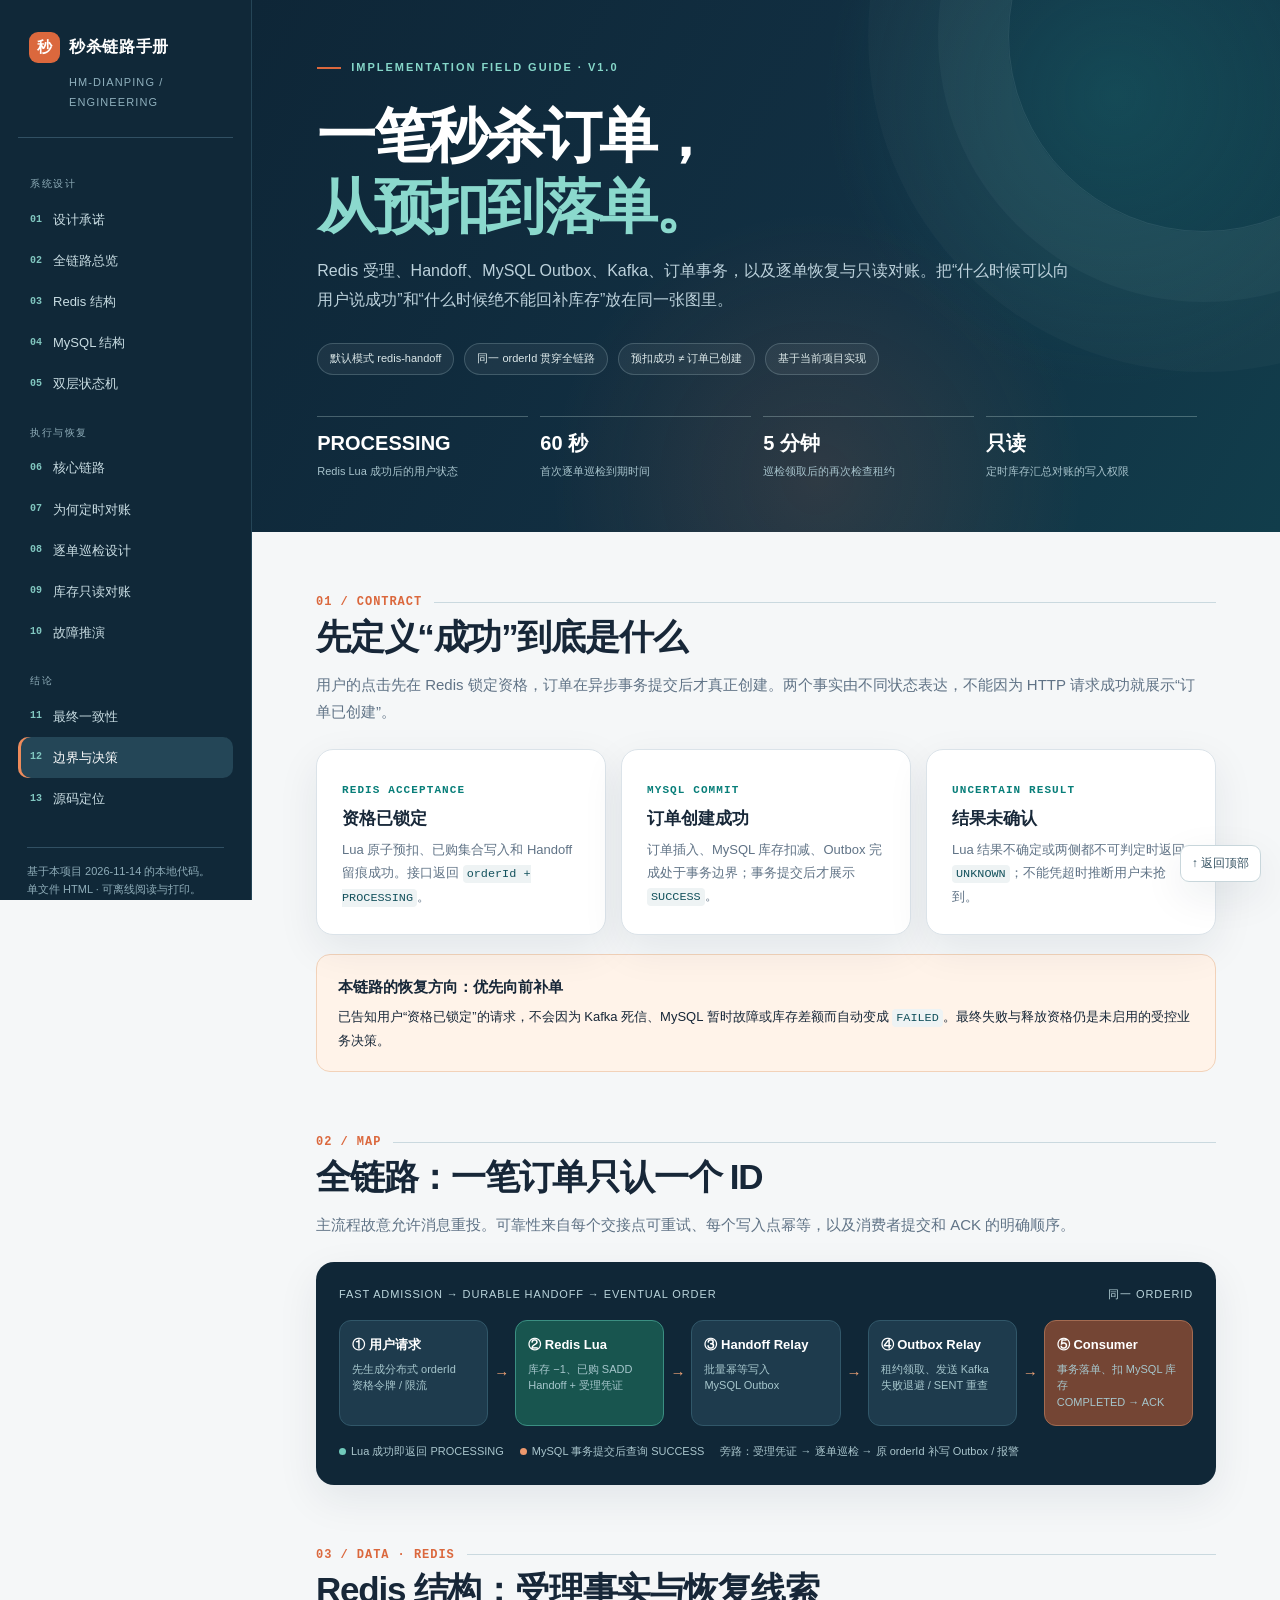
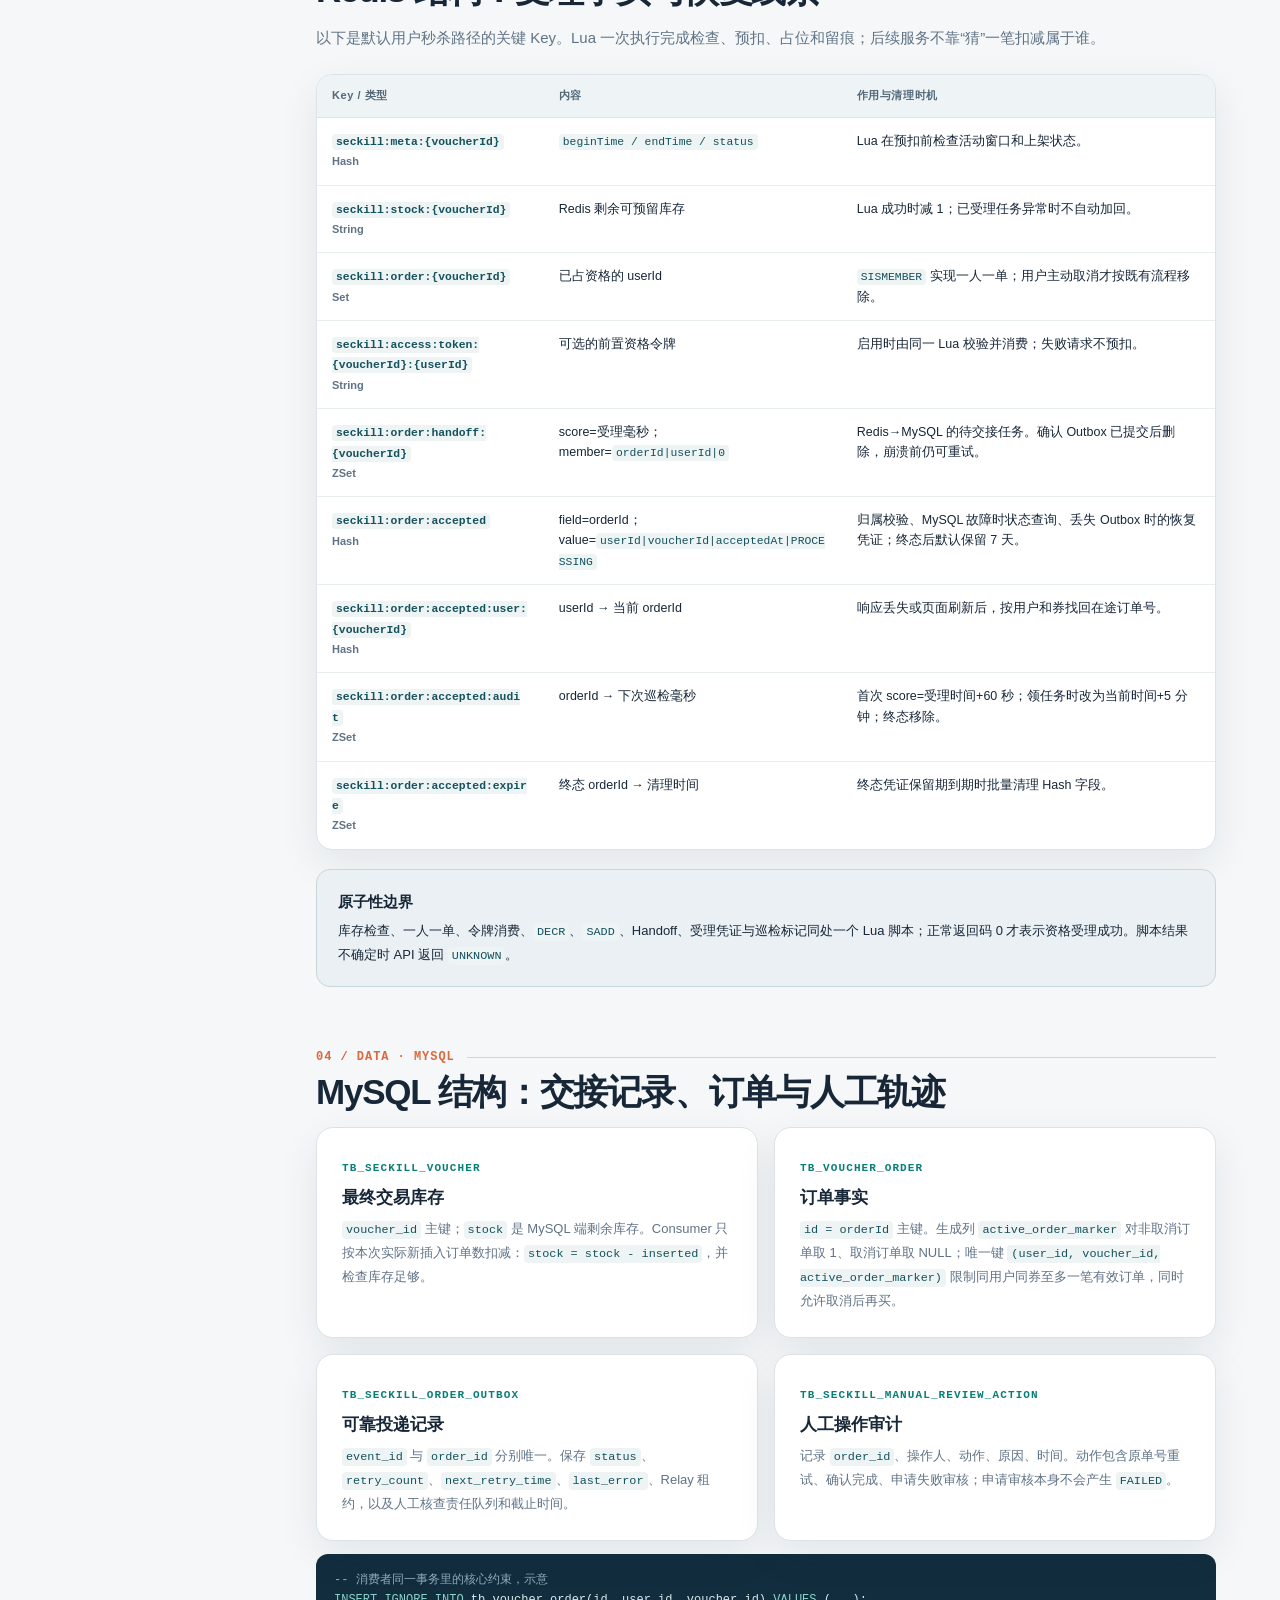
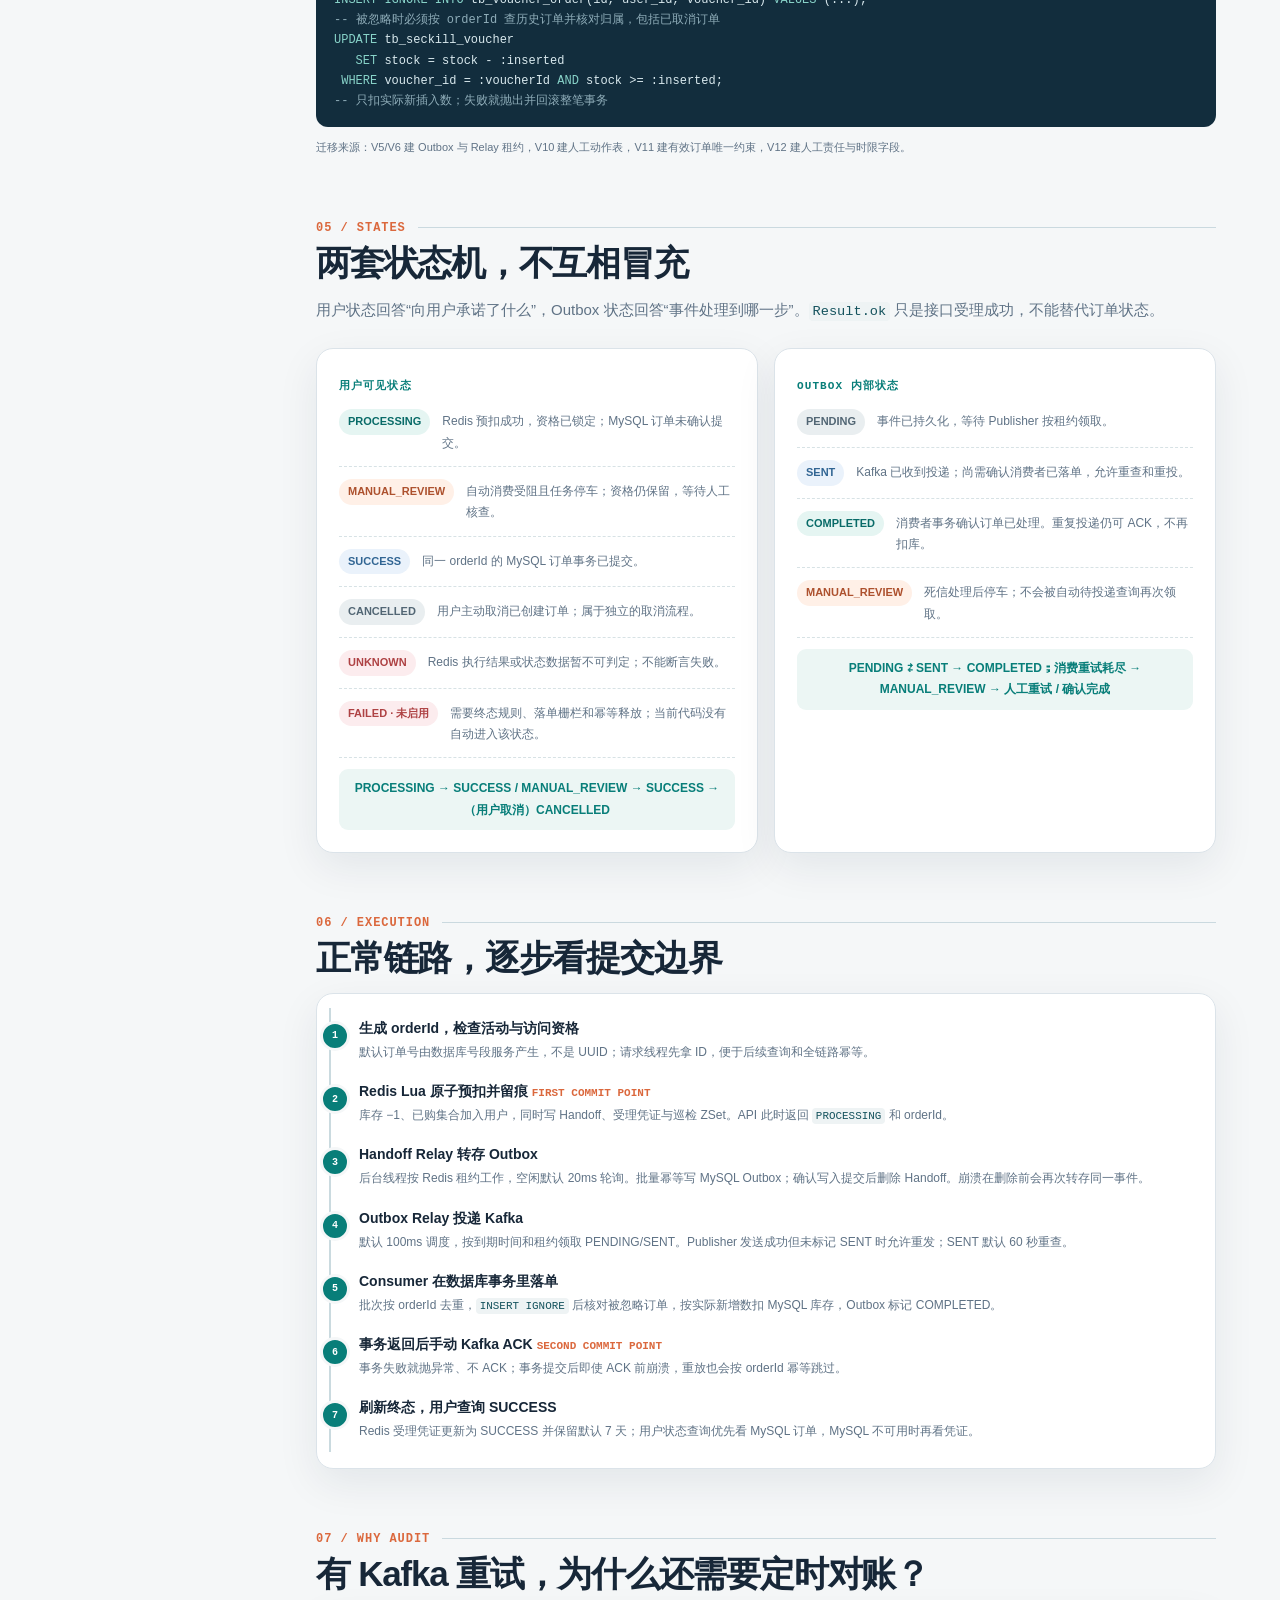
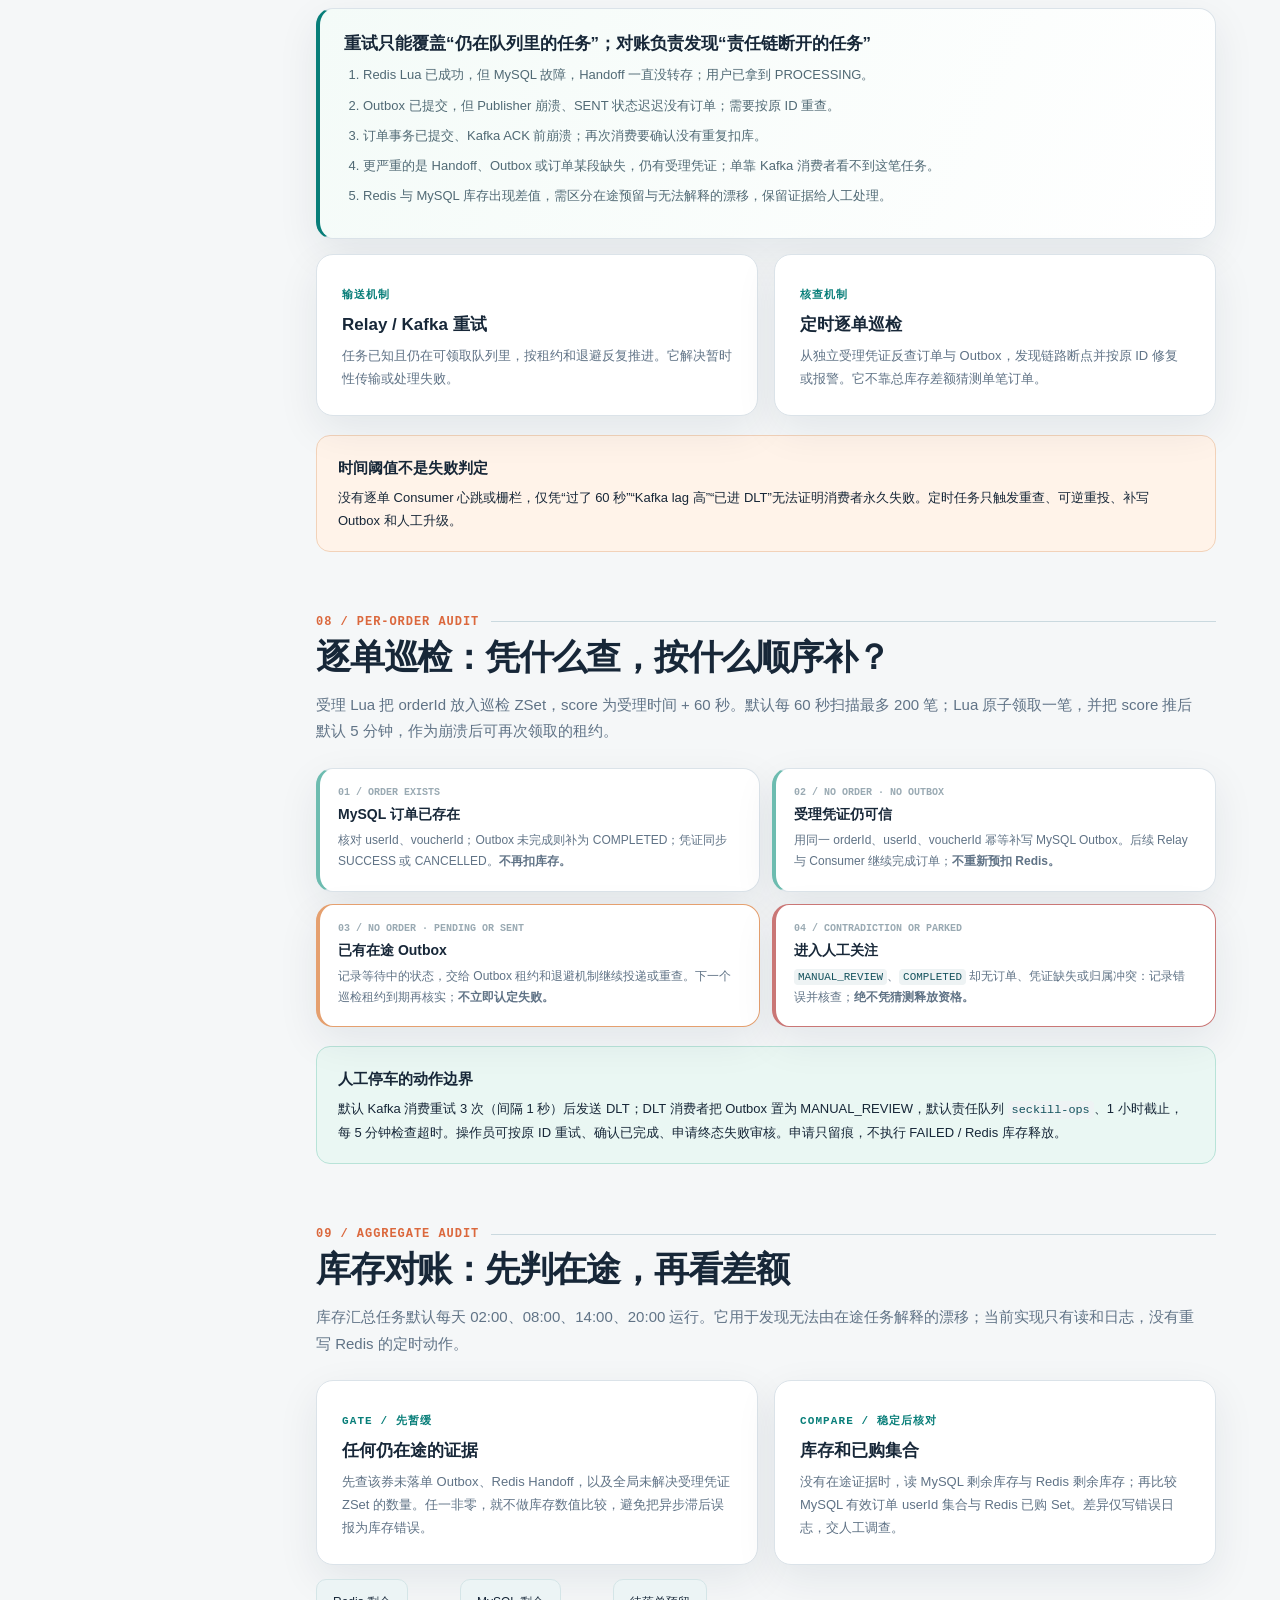
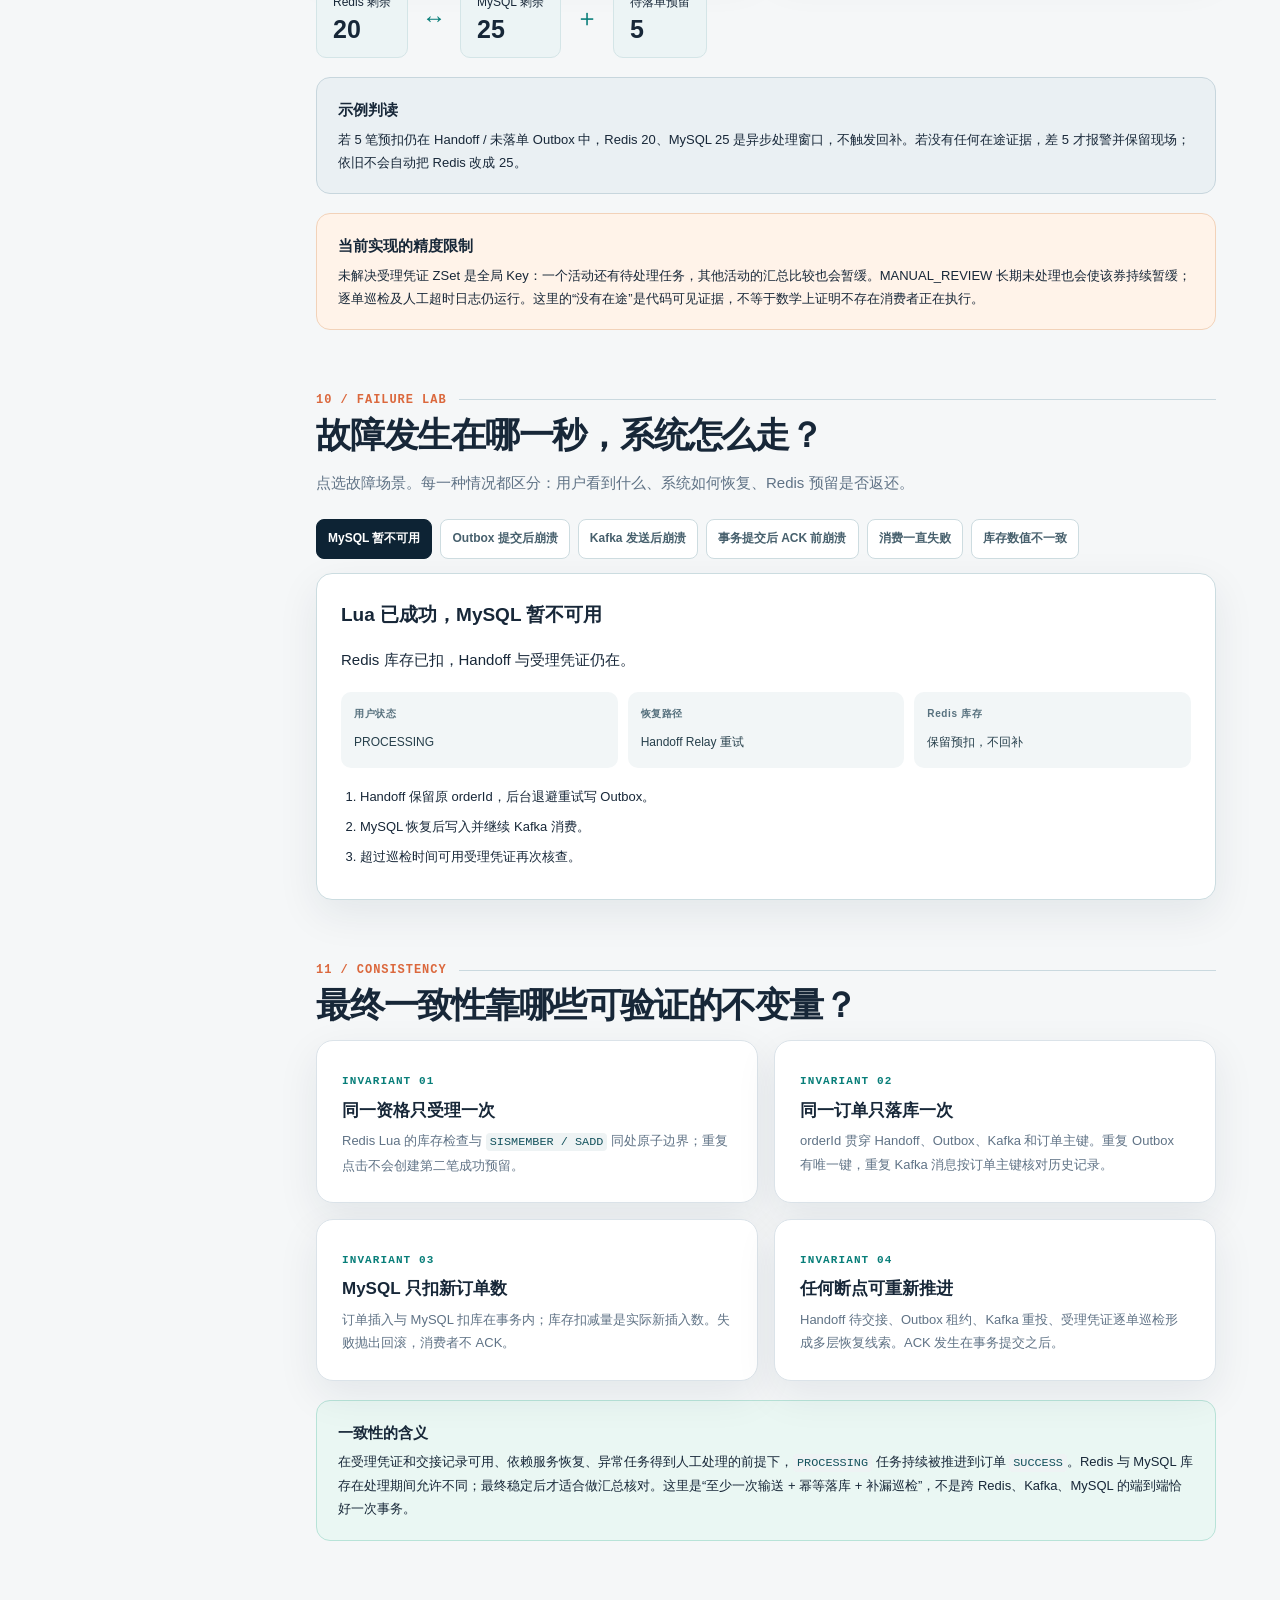
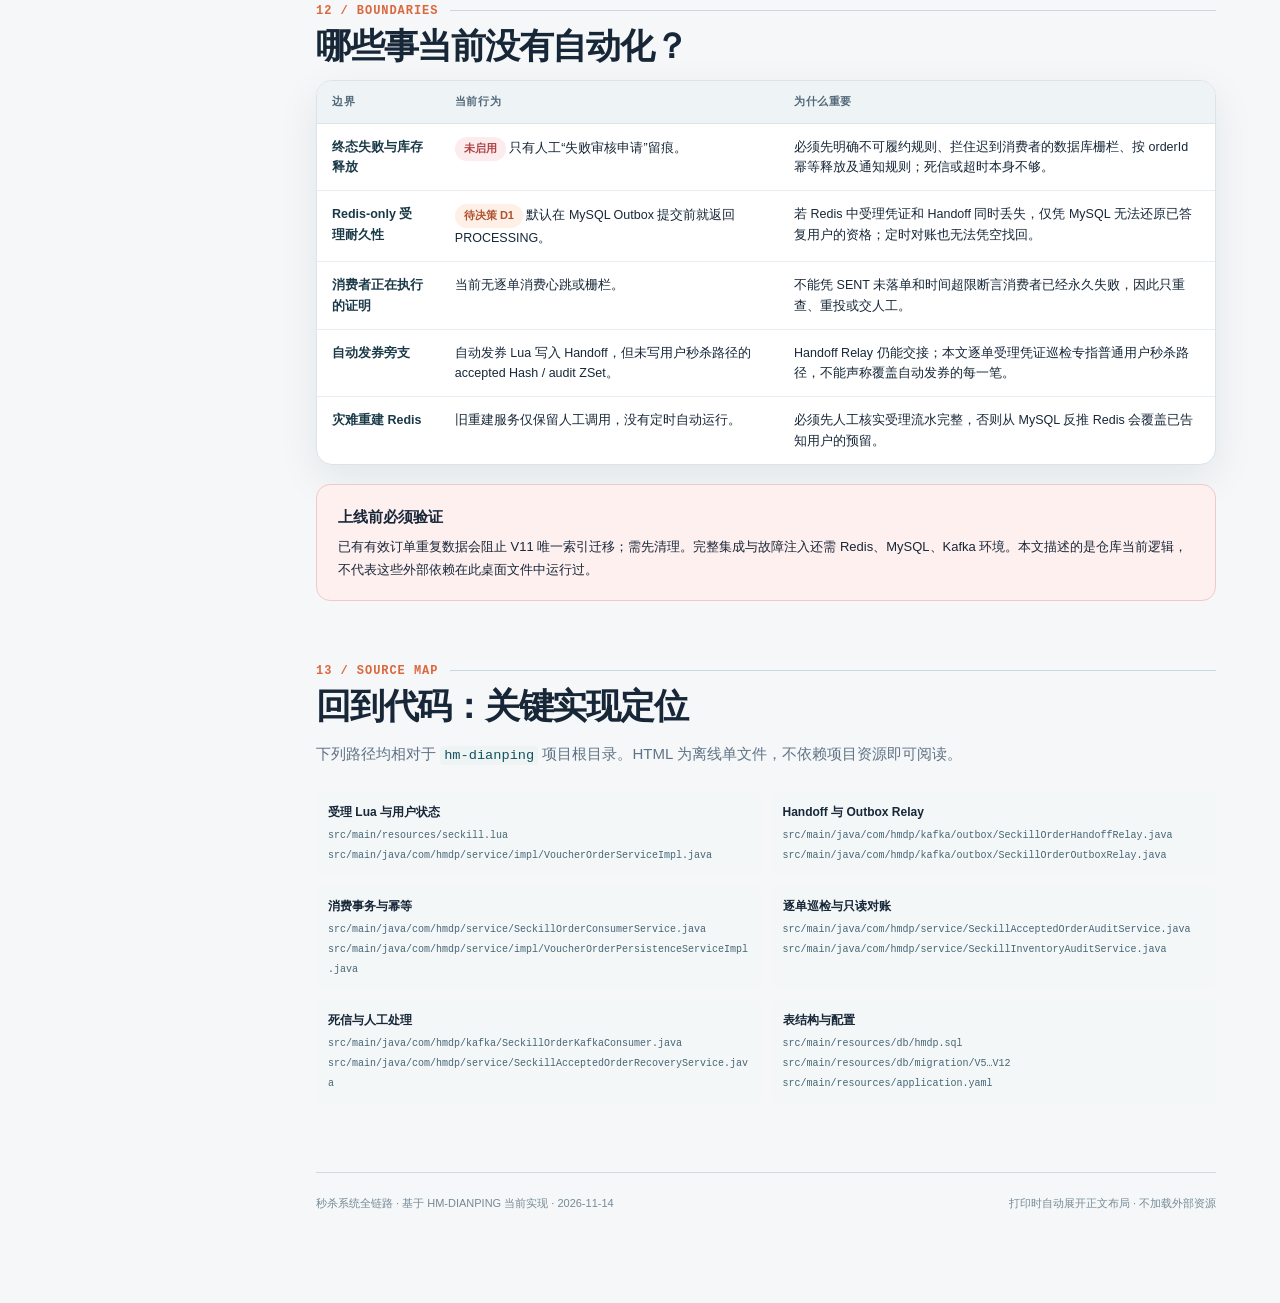
<file: docs/seckill-system-full-chain.html>
<!doctype html>
<html lang="zh-CN">
<head>
  <meta charset="utf-8">
  <meta name="viewport" content="width=device-width, initial-scale=1">
  <meta name="color-scheme" content="light">
  <title>秒杀系统全链路｜Redis · Outbox · Kafka · 对账补偿</title>
  <style>
    :root{--ink:#172738;--muted:#607386;--line:#dbe3e9;--bg:#f5f7f8;--paper:#fff;--navy:#0d2334;--navy2:#183a4e;--teal:#087e79;--tealsoft:#e5f5f2;--orange:#db683d;--orangesoft:#fff0e7;--blue:#366eaa;--bluesoft:#eaf2fb;--red:#b9484a;--redsoft:#fcecee;--shadow:0 14px 42px rgba(19,41,59,.08)}
    *{box-sizing:border-box}html{scroll-behavior:smooth}body{margin:0;background:var(--bg);color:var(--ink);font:15px/1.78 -apple-system,BlinkMacSystemFont,"Segoe UI","Microsoft YaHei","PingFang SC",sans-serif}button{font:inherit}a{color:inherit;text-decoration:none}a:hover{color:var(--teal)}:focus-visible{outline:3px solid #ed9b66;outline-offset:3px}::selection{background:#c5ebe3}
    .layout{display:grid;grid-template-columns:252px minmax(0,1fr);min-height:100vh}.sidebar{position:sticky;top:0;height:100vh;overflow:auto;background:#102838;color:#dce7eb;padding:28px 18px 24px;border-right:1px solid #254557}.brand{padding:4px 11px 25px;border-bottom:1px solid #315063;margin-bottom:18px}.brand-icon{display:inline-grid;place-items:center;width:31px;height:31px;border-radius:9px;background:var(--orange);color:white;font-weight:800;margin-right:9px}.brand strong{font-size:16px;letter-spacing:.04em;color:#fff}.brand small{display:block;margin:10px 0 0 40px;color:#8fb0bd;font-size:11px;letter-spacing:.1em;text-transform:uppercase}.navgroup{font-size:10px;text-transform:uppercase;letter-spacing:.16em;color:#8eacb8;padding:19px 12px 6px}.navlink{display:flex;align-items:center;gap:11px;border-radius:10px;padding:9px 12px;color:#c8dce2;font-size:13px;transition:.18s}.navlink:hover,.navlink.active{background:#244657;color:#fff}.navlink.active{box-shadow:inset 3px 0 0 #ee8b5b}.navlink span{font:700 10px/1 ui-monospace,SFMono-Regular,Consolas,monospace;color:#81c7c0}.side-foot{margin:28px 9px 0;padding-top:15px;border-top:1px solid #315063;color:#8eacb8;font-size:11px;line-height:1.6}
    .main{min-width:0}.hero{background:radial-gradient(circle at 84% 18%,rgba(27,125,124,.3),transparent 30%),radial-gradient(circle at 55% 90%,rgba(237,119,69,.13),transparent 36%),linear-gradient(118deg,#0e2637,#123144 62%,#113d4b);color:#fff;padding:58px clamp(28px,5.1vw,82px) 49px;overflow:hidden;position:relative}.hero:after{content:"";position:absolute;width:390px;height:390px;border:1px solid rgba(221,242,240,.1);border-radius:50%;right:-120px;top:-160px;box-shadow:0 0 0 70px rgba(225,244,241,.035),0 0 0 140px rgba(225,244,241,.025);pointer-events:none}.eyebrow{display:flex;align-items:center;gap:10px;font-size:11px;letter-spacing:.18em;text-transform:uppercase;color:#86d7c9;font-weight:700}.eyebrow:before{content:"";width:24px;height:2px;background:var(--orange)}h1{font-size:clamp(34px,4.6vw,60px);letter-spacing:-.045em;line-height:1.22;margin:22px 0 14px;max-width:900px}h1 em{font-style:normal;color:#8bd9cd}.hero p{max-width:760px;color:#bdd2dc;font-size:16px;margin:0}.hero-meta{display:flex;flex-wrap:wrap;gap:10px;margin-top:29px}.hero-meta span{border:1px solid rgba(190,220,221,.22);border-radius:999px;background:rgba(255,255,255,.055);padding:5px 12px;font-size:11px;color:#dce8e9}.hero-stats{display:grid;grid-template-columns:repeat(4,1fr);gap:12px;margin-top:41px;max-width:880px}.hero-stat{border-top:1px solid rgba(197,225,223,.3);padding-top:12px}.hero-stat strong{display:block;font-size:20px;line-height:1.4}.hero-stat small{color:#a6c2cb;font-size:11px}
    .content{max-width:1260px;margin:auto;padding:0 clamp(25px,5vw,76px) 90px}.section{scroll-margin-top:25px;margin-top:64px}.section-top{display:flex;align-items:center;gap:12px;margin-bottom:7px}.section-num{font:700 12px/1 ui-monospace,SFMono-Regular,Consolas,monospace;color:var(--orange);letter-spacing:.08em}.section-line{height:1px;background:#cad9df;flex:1}.section h2{font-size:clamp(24px,2.8vw,35px);line-height:1.28;letter-spacing:-.035em;margin:6px 0 12px}.lead{font-size:15px;color:var(--muted);max-width:890px;margin:0 0 23px}.card{background:var(--paper);border:1px solid var(--line);border-radius:17px;box-shadow:var(--shadow)}.pad{padding:25px}.grid2{display:grid;grid-template-columns:repeat(2,minmax(0,1fr));gap:16px}.grid3{display:grid;grid-template-columns:repeat(3,minmax(0,1fr));gap:15px}.grid4{display:grid;grid-template-columns:repeat(4,minmax(0,1fr));gap:12px}.kicker{font:700 11px ui-monospace,SFMono-Regular,Consolas,monospace;letter-spacing:.1em;color:var(--teal);text-transform:uppercase}.card h3{font-size:17px;line-height:1.35;margin:7px 0 7px}.card p{margin:0;color:var(--muted);font-size:13px}.pill{display:inline-flex;align-items:center;gap:5px;border-radius:999px;padding:3px 9px;font-size:11px;font-weight:700;white-space:nowrap}.pill.teal{background:var(--tealsoft);color:#096b68}.pill.orange{background:var(--orangesoft);color:#ad512e}.pill.red{background:var(--redsoft);color:#ae4244}.pill.blue{background:var(--bluesoft);color:#316593}.pill.gray{background:#e9eef0;color:#526674}.callout{border-radius:14px;padding:19px 21px;margin:19px 0;border:1px solid}.callout strong{display:block;margin-bottom:4px}.callout p{margin:0;font-size:13px}.callout.teal{background:#eaf7f3;border-color:#b8e3d8}.callout.orange{background:#fff3e9;border-color:#f2d2b9}.callout.red{background:#fff0f0;border-color:#efc9cc}.callout.navy{background:#eaf0f3;border-color:#c7d6dd}
    .flow{background:#102737;color:#fff;padding:23px;border-radius:18px;box-shadow:var(--shadow)}.flow-title{display:flex;justify-content:space-between;gap:12px;color:#b9d4db;font-size:11px;letter-spacing:.08em;text-transform:uppercase;margin-bottom:16px}.flowrow{display:flex;align-items:stretch;gap:5px}.flowbox{flex:1;min-width:0;background:#1e3b4d;border:1px solid #315769;border-radius:12px;padding:15px 12px;position:relative}.flowbox.highlight{background:#18554f;border-color:#3b8f82}.flowbox.end{background:#744534;border-color:#a36b51}.flowbox b{display:block;font-size:13px;line-height:1.35}.flowbox small{display:block;margin-top:7px;color:#a6c6cc;font-size:11px;line-height:1.5}.flowarrow{display:grid;place-items:center;color:#f3a477;font-weight:800;min-width:17px}.flow-legend{display:flex;flex-wrap:wrap;gap:16px;margin-top:16px;color:#a9c5cc;font-size:11px}.flow-legend i{display:inline-block;width:7px;height:7px;border-radius:50%;background:#70c9ba;margin-right:5px}.flow-legend .orange-dot{background:#ec986d}
    .table-wrap{overflow:auto;background:#fff;border:1px solid var(--line);border-radius:16px;box-shadow:var(--shadow)}table{width:100%;border-collapse:collapse;min-width:690px}th{text-align:left;font-size:11px;letter-spacing:.05em;color:#526879;background:#eef3f5;padding:11px 15px;border-bottom:1px solid var(--line);white-space:nowrap}td{padding:13px 15px;border-bottom:1px solid #e8edf0;vertical-align:top;font-size:12.5px;line-height:1.62}tr:last-child td{border-bottom:0}tr:hover td{background:#fafcfc}td:first-child{font-weight:700;color:#1a3947}code,.mono{font-family:ui-monospace,SFMono-Regular,Consolas,"Liberation Mono",monospace}code{font-size:.91em;background:#eef3f4;color:#14525d;border-radius:4px;padding:2px 4px;overflow-wrap:anywhere}.sql{background:#122d3d;color:#d9e9ee;border-radius:12px;padding:16px 18px;overflow:auto;font:12px/1.68 ui-monospace,SFMono-Regular,Consolas,monospace;margin:13px 0 0;white-space:pre}.sql .comment{color:#8eacb8}.sql .kw{color:#88d3c9}.sql .lit{color:#f1aa79}.tiny{font-size:11px;color:var(--muted)}
    .timeline{position:relative;padding-left:32px}.timeline:before{content:"";position:absolute;left:12px;top:14px;bottom:16px;width:2px;background:#cadadf}.step{position:relative;padding:0 0 19px 10px}.step:last-child{padding-bottom:0}.step:before{content:attr(data-n);position:absolute;left:-29px;top:2px;width:24px;height:24px;display:grid;place-items:center;background:var(--teal);border:3px solid var(--bg);color:#fff;border-radius:50%;font:800 10px ui-monospace,SFMono-Regular,Consolas,monospace;box-sizing:content-box}.step h3{font-size:14px;margin:0 0 4px}.step p{font-size:12px;color:var(--muted);margin:0}.step .tag{color:var(--orange);font:700 11px ui-monospace,SFMono-Regular,Consolas,monospace}
    .state-columns{display:grid;grid-template-columns:1fr 1fr;gap:16px}.statebox{padding:22px}.state-row{display:flex;gap:12px;align-items:start;border-bottom:1px dashed #d7e2e5;padding:12px 0}.state-row:last-child{border:0;padding-bottom:0}.state-row p{font-size:12px;margin:2px 0 0}.state-arrow{text-align:center;color:var(--teal);font-size:12px;padding:9px;font-weight:700;background:#ecf6f4;border-radius:9px;margin-top:11px}
    .why{padding:24px;background:linear-gradient(115deg,#f4fbf8,#fff);border-left:4px solid var(--teal)}.why h3{margin-top:0}.why ol{margin:7px 0 0;padding-left:19px;color:#516a75;font-size:13px}.why li{margin:7px 0}.decision{display:grid;grid-template-columns:1fr 1fr;gap:12px}.decision-card{padding:18px;border-left:4px solid #6dbcb0}.decision-card.warn{border-color:#e5a06f}.decision-card.danger{border-color:#ca7776}.decision-card h3{margin:0 0 6px;font-size:14px}.decision-card p{font-size:12px}.decision-card .n{font:800 10px ui-monospace,SFMono-Regular,Consolas,monospace;color:#9aaab3;display:block;margin-bottom:7px}
    .scenario-tabs{display:flex;gap:8px;flex-wrap:wrap;margin:19px 0 14px}.scenario-tabs button{border:1px solid #cddce0;background:white;color:#47606d;border-radius:8px;padding:8px 11px;cursor:pointer;font-weight:700;font-size:12px;transition:.18s}.scenario-tabs button:hover{border-color:var(--teal);color:var(--teal)}.scenario-tabs button.active{background:var(--navy);border-color:var(--navy);color:white}.scenario-panel{background:#fff;border:1px solid #cbdce0;border-radius:16px;padding:24px;box-shadow:var(--shadow)}.scenario-panel h3{margin:0 0 6px;font-size:19px}.scenario-grid{display:grid;grid-template-columns:repeat(3,1fr);gap:10px;margin-top:19px}.scenario-cell{background:#f2f6f7;border-radius:10px;padding:13px}.scenario-cell b{display:block;font-size:10px;letter-spacing:.06em;color:#57717e;margin-bottom:5px}.scenario-cell span{font-size:12px;color:#263f4b}.scenario-steps{margin:17px 0 0;padding-left:19px;font-size:13px}.scenario-steps li{margin:7px 0}
    .mathbar{display:flex;gap:10px;align-items:center;flex-wrap:wrap;margin:14px 0}.mathbar span{display:block;background:#ecf4f5;border:1px solid #d4e5e7;padding:12px 16px;border-radius:10px;font-size:12px}.mathbar strong{font-size:25px;display:block;line-height:1.25}.mathbar .op{background:none;border:0;font-size:24px;color:var(--teal);padding:0 4px}.rule-list{list-style:none;margin:0;padding:0}.rule-list li{padding:11px 0;border-bottom:1px solid #e5ecee;font-size:13px}.rule-list li:last-child{border:0}.rule-list b{color:var(--teal)}.source-list{display:grid;grid-template-columns:1fr 1fr;gap:9px}.source-list div{padding:11px 12px;background:#f3f7f8;border-radius:9px;font-size:11px;overflow-wrap:anywhere}.source-list b{display:block;font-size:12px;margin-bottom:2px}.source-list code{background:none;padding:0;color:#476574}.footer{margin-top:68px;padding:21px 0 0;border-top:1px solid #cddae0;color:#768b97;font-size:11px;display:flex;justify-content:space-between;gap:14px;flex-wrap:wrap}.top-link{position:fixed;right:19px;bottom:18px;border:1px solid #c8d6db;background:white;box-shadow:var(--shadow);padding:7px 11px;border-radius:9px;color:#365363;font-size:12px;z-index:5}
    @media(max-width:1100px){.layout{grid-template-columns:205px minmax(0,1fr)}.sidebar{padding-left:11px;padding-right:11px}.hero-stats{grid-template-columns:repeat(2,1fr)}.flowrow{flex-wrap:wrap}.flowbox{flex-basis:28%}.flowarrow{flex-basis:8px}}@media(max-width:750px){.layout{display:block}.sidebar{position:relative;width:auto;height:auto;overflow:visible;padding:13px}.brand{padding:3px 8px 8px;margin:0;border:0}.brand small,.navgroup,.side-foot{display:none}.nav{display:flex;overflow:auto;gap:3px;padding:0 3px}.navlink{white-space:nowrap;font-size:11px;padding:7px}.navlink span{display:none}.hero{padding:42px 24px}.hero-stats{grid-template-columns:repeat(2,1fr)}.content{padding:0 18px 65px}.section{margin-top:45px}.grid2,.grid3,.grid4,.state-columns,.decision,.source-list{grid-template-columns:1fr}.flowbox{flex-basis:42%}.scenario-grid{grid-template-columns:1fr}.top-link{bottom:10px;right:10px}}@media(max-width:480px){.flowrow{display:block}.flowarrow{height:23px;transform:rotate(90deg)}.flowbox{margin:0}.hero-stats{gap:7px}.hero-stat strong{font-size:17px}.pad{padding:18px}.mathbar .op{display:none}}
    @media print{html{scroll-behavior:auto}body{background:#fff;color:#111;font-size:11px}.layout{display:block}.sidebar,.top-link,.scenario-tabs{display:none!important}.hero{padding:20px 26px;color:#111;background:#fff;border-bottom:2px solid #333}.hero p,.hero-meta span,.hero-stat small{color:#333}.hero h1{font-size:30px}.hero h1 em{color:#111}.hero-stats{margin-top:12px}.hero-stat{border-color:#777}.content{max-width:none;padding:0 26px}.section{margin-top:25px;break-inside:avoid-page}.card,.flow,.scenario-panel,.table-wrap{box-shadow:none;break-inside:avoid-page}.flow{-webkit-print-color-adjust:exact;print-color-adjust:exact}.scenario-panel{display:block}.footer{margin-top:25px}a{text-decoration:none}}
  </style>
</head>
<body>
<div class="layout" id="top">
  <aside class="sidebar" aria-label="章节导航">
    <div class="brand"><span class="brand-icon">秒</span><strong>秒杀链路手册</strong><small>HM-DIANPING / ENGINEERING</small></div>
    <nav class="nav">
      <div class="navgroup">系统设计</div>
      <a class="navlink" href="#overview"><span>01</span>设计承诺</a>
      <a class="navlink" href="#architecture"><span>02</span>全链路总览</a>
      <a class="navlink" href="#redis"><span>03</span>Redis 结构</a>
      <a class="navlink" href="#mysql"><span>04</span>MySQL 结构</a>
      <a class="navlink" href="#states"><span>05</span>双层状态机</a>
      <div class="navgroup">执行与恢复</div>
      <a class="navlink" href="#path"><span>06</span>核心链路</a>
      <a class="navlink" href="#reasons"><span>07</span>为何定时对账</a>
      <a class="navlink" href="#audit"><span>08</span>逐单巡检设计</a>
      <a class="navlink" href="#aggregate"><span>09</span>库存只读对账</a>
      <a class="navlink" href="#failures"><span>10</span>故障推演</a>
      <div class="navgroup">结论</div>
      <a class="navlink" href="#consistency"><span>11</span>最终一致性</a>
      <a class="navlink" href="#boundaries"><span>12</span>边界与决策</a>
      <a class="navlink" href="#sources"><span>13</span>源码定位</a>
    </nav>
    <div class="side-foot">基于本项目 2026-11-14 的本地代码。<br>单文件 HTML · 可离线阅读与打印。</div>
  </aside>
  <main class="main">
    <header class="hero">
      <div class="eyebrow">Implementation field guide · v1.0</div>
      <h1>一笔秒杀订单，<br><em>从预扣到落单。</em></h1>
      <p>Redis 受理、Handoff、MySQL Outbox、Kafka、订单事务，以及逐单恢复与只读对账。把“什么时候可以向用户说成功”和“什么时候绝不能回补库存”放在同一张图里。</p>
      <div class="hero-meta"><span>默认模式 redis-handoff</span><span>同一 orderId 贯穿全链路</span><span>预扣成功 ≠ 订单已创建</span><span>基于当前项目实现</span></div>
      <div class="hero-stats"><div class="hero-stat"><strong>PROCESSING</strong><small>Redis Lua 成功后的用户状态</small></div><div class="hero-stat"><strong>60 秒</strong><small>首次逐单巡检到期时间</small></div><div class="hero-stat"><strong>5 分钟</strong><small>巡检领取后的再次检查租约</small></div><div class="hero-stat"><strong>只读</strong><small>定时库存汇总对账的写入权限</small></div></div>
    </header>
    <div class="content">
      <section id="overview" class="section">
        <div class="section-top"><span class="section-num">01 / CONTRACT</span><span class="section-line"></span></div><h2>先定义“成功”到底是什么</h2>
        <p class="lead">用户的点击先在 Redis 锁定资格，订单在异步事务提交后才真正创建。两个事实由不同状态表达，不能因为 HTTP 请求成功就展示“订单已创建”。</p>
        <div class="grid3">
          <div class="card pad"><span class="kicker">Redis acceptance</span><h3>资格已锁定</h3><p>Lua 原子预扣、已购集合写入和 Handoff 留痕成功。接口返回 <code>orderId + PROCESSING</code>。</p></div>
          <div class="card pad"><span class="kicker">MySQL commit</span><h3>订单创建成功</h3><p>订单插入、MySQL 库存扣减、Outbox 完成处于事务边界；事务提交后才展示 <code>SUCCESS</code>。</p></div>
          <div class="card pad"><span class="kicker">Uncertain result</span><h3>结果未确认</h3><p>Lua 结果不确定或两侧都不可判定时返回 <code>UNKNOWN</code>；不能凭超时推断用户未抢到。</p></div>
        </div>
        <div class="callout orange"><strong>本链路的恢复方向：优先向前补单</strong><p>已告知用户“资格已锁定”的请求，不会因为 Kafka 死信、MySQL 暂时故障或库存差额而自动变成 <code>FAILED</code>。最终失败与释放资格仍是未启用的受控业务决策。</p></div>
      </section>

      <section id="architecture" class="section">
        <div class="section-top"><span class="section-num">02 / MAP</span><span class="section-line"></span></div><h2>全链路：一笔订单只认一个 ID</h2>
        <p class="lead">主流程故意允许消息重投。可靠性来自每个交接点可重试、每个写入点幂等，以及消费者提交和 ACK 的明确顺序。</p>
        <div class="flow" role="img" aria-label="用户请求经 Redis Lua、Handoff、MySQL Outbox、Kafka、订单事务，最终查询成功；巡检从旁逐单恢复">
          <div class="flow-title"><span>Fast admission → durable handoff → eventual order</span><span>同一 orderId</span></div>
          <div class="flowrow"><div class="flowbox"><b>① 用户请求</b><small>先生成分布式 orderId<br>资格令牌 / 限流</small></div><div class="flowarrow">→</div><div class="flowbox highlight"><b>② Redis Lua</b><small>库存 −1、已购 SADD<br>Handoff + 受理凭证</small></div><div class="flowarrow">→</div><div class="flowbox"><b>③ Handoff Relay</b><small>批量幂等写入<br>MySQL Outbox</small></div><div class="flowarrow">→</div><div class="flowbox"><b>④ Outbox Relay</b><small>租约领取、发送 Kafka<br>失败退避 / SENT 重查</small></div><div class="flowarrow">→</div><div class="flowbox end"><b>⑤ Consumer</b><small>事务落单、扣 MySQL 库存<br>COMPLETED → ACK</small></div></div>
          <div class="flow-legend"><span><i></i>Lua 成功即返回 PROCESSING</span><span><i class="orange-dot"></i>MySQL 事务提交后查询 SUCCESS</span><span>旁路：受理凭证 → 逐单巡检 → 原 orderId 补写 Outbox / 报警</span></div>
        </div>
      </section>

      <section id="redis" class="section">
        <div class="section-top"><span class="section-num">03 / DATA · REDIS</span><span class="section-line"></span></div><h2>Redis 结构：受理事实与恢复线索</h2>
        <p class="lead">以下是默认用户秒杀路径的关键 Key。Lua 一次执行完成检查、预扣、占位和留痕；后续服务不靠“猜”一笔扣减属于谁。</p>
        <div class="table-wrap"><table><thead><tr><th>Key / 类型</th><th>内容</th><th>作用与清理时机</th></tr></thead><tbody>
          <tr><td><code>seckill:meta:{voucherId}</code><br><span class="tiny">Hash</span></td><td><code>beginTime / endTime / status</code></td><td>Lua 在预扣前检查活动窗口和上架状态。</td></tr>
          <tr><td><code>seckill:stock:{voucherId}</code><br><span class="tiny">String</span></td><td>Redis 剩余可预留库存</td><td>Lua 成功时减 1；已受理任务异常时不自动加回。</td></tr>
          <tr><td><code>seckill:order:{voucherId}</code><br><span class="tiny">Set</span></td><td>已占资格的 userId</td><td><code>SISMEMBER</code> 实现一人一单；用户主动取消才按既有流程移除。</td></tr>
          <tr><td><code>seckill:access:token:{voucherId}:{userId}</code><br><span class="tiny">String</span></td><td>可选的前置资格令牌</td><td>启用时由同一 Lua 校验并消费；失败请求不预扣。</td></tr>
          <tr><td><code>seckill:order:handoff:{voucherId}</code><br><span class="tiny">ZSet</span></td><td>score=受理毫秒；member=<code>orderId|userId|0</code></td><td>Redis→MySQL 的待交接任务。确认 Outbox 已提交后删除，崩溃前仍可重试。</td></tr>
          <tr><td><code>seckill:order:accepted</code><br><span class="tiny">Hash</span></td><td>field=orderId；value=<code>userId|voucherId|acceptedAt|PROCESSING</code></td><td>归属校验、MySQL 故障时状态查询、丢失 Outbox 时的恢复凭证；终态后默认保留 7 天。</td></tr>
          <tr><td><code>seckill:order:accepted:user:{voucherId}</code><br><span class="tiny">Hash</span></td><td>userId → 当前 orderId</td><td>响应丢失或页面刷新后，按用户和券找回在途订单号。</td></tr>
          <tr><td><code>seckill:order:accepted:audit</code><br><span class="tiny">ZSet</span></td><td>orderId → 下次巡检毫秒</td><td>首次 score=受理时间+60 秒；领任务时改为当前时间+5 分钟；终态移除。</td></tr>
          <tr><td><code>seckill:order:accepted:expire</code><br><span class="tiny">ZSet</span></td><td>终态 orderId → 清理时间</td><td>终态凭证保留期到期时批量清理 Hash 字段。</td></tr>
        </tbody></table></div>
        <div class="callout navy"><strong>原子性边界</strong><p>库存检查、一人一单、令牌消费、<code>DECR</code>、<code>SADD</code>、Handoff、受理凭证与巡检标记同处一个 Lua 脚本；正常返回码 0 才表示资格受理成功。脚本结果不确定时 API 返回 <code>UNKNOWN</code>。</p></div>
      </section>

      <section id="mysql" class="section">
        <div class="section-top"><span class="section-num">04 / DATA · MYSQL</span><span class="section-line"></span></div><h2>MySQL 结构：交接记录、订单与人工轨迹</h2>
        <div class="grid2">
          <div class="card pad"><span class="kicker">tb_seckill_voucher</span><h3>最终交易库存</h3><p><code>voucher_id</code> 主键；<code>stock</code> 是 MySQL 端剩余库存。Consumer 只按本次实际新插入订单数扣减：<code>stock = stock - inserted</code>，并检查库存足够。</p></div>
          <div class="card pad"><span class="kicker">tb_voucher_order</span><h3>订单事实</h3><p><code>id = orderId</code> 主键。生成列 <code>active_order_marker</code> 对非取消订单取 1、取消订单取 NULL；唯一键 <code>(user_id, voucher_id, active_order_marker)</code> 限制同用户同券至多一笔有效订单，同时允许取消后再买。</p></div>
          <div class="card pad"><span class="kicker">tb_seckill_order_outbox</span><h3>可靠投递记录</h3><p><code>event_id</code> 与 <code>order_id</code> 分别唯一。保存 <code>status</code>、<code>retry_count</code>、<code>next_retry_time</code>、<code>last_error</code>、Relay 租约，以及人工核查责任队列和截止时间。</p></div>
          <div class="card pad"><span class="kicker">tb_seckill_manual_review_action</span><h3>人工操作审计</h3><p>记录 <code>order_id</code>、操作人、动作、原因、时间。动作包含原单号重试、确认完成、申请失败审核；申请审核本身不会产生 <code>FAILED</code>。</p></div>
        </div>
        <pre class="sql"><span class="comment">-- 消费者同一事务里的核心约束，示意</span>
<span class="kw">INSERT IGNORE INTO</span> tb_voucher_order(id, user_id, voucher_id) <span class="kw">VALUES</span> (...);
<span class="comment">-- 被忽略时必须按 orderId 查历史订单并核对归属，包括已取消订单</span>
<span class="kw">UPDATE</span> tb_seckill_voucher
   <span class="kw">SET</span> stock = stock - :inserted
 <span class="kw">WHERE</span> voucher_id = :voucherId <span class="kw">AND</span> stock &gt;= :inserted;
<span class="comment">-- 只扣实际新插入数；失败就抛出并回滚整笔事务</span></pre>
        <p class="tiny">迁移来源：V5/V6 建 Outbox 与 Relay 租约，V10 建人工动作表，V11 建有效订单唯一约束，V12 建人工责任与时限字段。</p>
      </section>

      <section id="states" class="section">
        <div class="section-top"><span class="section-num">05 / STATES</span><span class="section-line"></span></div><h2>两套状态机，不互相冒充</h2>
        <p class="lead">用户状态回答“向用户承诺了什么”，Outbox 状态回答“事件处理到哪一步”。<code>Result.ok</code> 只是接口受理成功，不能替代订单状态。</p>
        <div class="state-columns">
          <div class="card statebox"><span class="kicker">用户可见状态</span>
            <div class="state-row"><span class="pill teal">PROCESSING</span><p>Redis 预扣成功，资格已锁定；MySQL 订单未确认提交。</p></div>
            <div class="state-row"><span class="pill orange">MANUAL_REVIEW</span><p>自动消费受阻且任务停车；资格仍保留，等待人工核查。</p></div>
            <div class="state-row"><span class="pill blue">SUCCESS</span><p>同一 orderId 的 MySQL 订单事务已提交。</p></div>
            <div class="state-row"><span class="pill gray">CANCELLED</span><p>用户主动取消已创建订单；属于独立的取消流程。</p></div>
            <div class="state-row"><span class="pill red">UNKNOWN</span><p>Redis 执行结果或状态数据暂不可判定；不能断言失败。</p></div>
            <div class="state-row"><span class="pill red">FAILED · 未启用</span><p>需要终态规则、落单栅栏和幂等释放；当前代码没有自动进入该状态。</p></div>
            <div class="state-arrow">PROCESSING → SUCCESS / MANUAL_REVIEW → SUCCESS →（用户取消）CANCELLED</div>
          </div>
          <div class="card statebox"><span class="kicker">Outbox 内部状态</span>
            <div class="state-row"><span class="pill gray">PENDING</span><p>事件已持久化，等待 Publisher 按租约领取。</p></div>
            <div class="state-row"><span class="pill blue">SENT</span><p>Kafka 已收到投递；尚需确认消费者已落单，允许重查和重投。</p></div>
            <div class="state-row"><span class="pill teal">COMPLETED</span><p>消费者事务确认订单已处理。重复投递仍可 ACK，不再扣库。</p></div>
            <div class="state-row"><span class="pill orange">MANUAL_REVIEW</span><p>死信处理后停车；不会被自动待投递查询再次领取。</p></div>
            <div class="state-arrow">PENDING ⇄ SENT → COMPLETED；消费重试耗尽 → MANUAL_REVIEW → 人工重试 / 确认完成</div>
          </div>
        </div>
      </section>

      <section id="path" class="section">
        <div class="section-top"><span class="section-num">06 / EXECUTION</span><span class="section-line"></span></div><h2>正常链路，逐步看提交边界</h2>
        <div class="card pad timeline">
          <div class="step" data-n="1"><h3>生成 orderId，检查活动与访问资格</h3><p>默认订单号由数据库号段服务产生，不是 UUID；请求线程先拿 ID，便于后续查询和全链路幂等。</p></div>
          <div class="step" data-n="2"><h3>Redis Lua 原子预扣并留痕 <span class="tag">FIRST COMMIT POINT</span></h3><p>库存 −1、已购集合加入用户，同时写 Handoff、受理凭证与巡检 ZSet。API 此时返回 <code>PROCESSING</code> 和 orderId。</p></div>
          <div class="step" data-n="3"><h3>Handoff Relay 转存 Outbox</h3><p>后台线程按 Redis 租约工作，空闲默认 20ms 轮询。批量幂等写 MySQL Outbox；确认写入提交后删除 Handoff。崩溃在删除前会再次转存同一事件。</p></div>
          <div class="step" data-n="4"><h3>Outbox Relay 投递 Kafka</h3><p>默认 100ms 调度，按到期时间和租约领取 PENDING/SENT。Publisher 发送成功但未标记 SENT 时允许重发；SENT 默认 60 秒重查。</p></div>
          <div class="step" data-n="5"><h3>Consumer 在数据库事务里落单</h3><p>批次按 orderId 去重，<code>INSERT IGNORE</code> 后核对被忽略订单，按实际新增数扣 MySQL 库存，Outbox 标记 COMPLETED。</p></div>
          <div class="step" data-n="6"><h3>事务返回后手动 Kafka ACK <span class="tag">SECOND COMMIT POINT</span></h3><p>事务失败就抛异常、不 ACK；事务提交后即使 ACK 前崩溃，重放也会按 orderId 幂等跳过。</p></div>
          <div class="step" data-n="7"><h3>刷新终态，用户查询 SUCCESS</h3><p>Redis 受理凭证更新为 SUCCESS 并保留默认 7 天；用户状态查询优先看 MySQL 订单，MySQL 不可用时再看凭证。</p></div>
        </div>
      </section>

      <section id="reasons" class="section">
        <div class="section-top"><span class="section-num">07 / WHY AUDIT</span><span class="section-line"></span></div><h2>有 Kafka 重试，为什么还需要定时对账？</h2>
        <div class="card why"><h3>重试只能覆盖“仍在队列里的任务”；对账负责发现“责任链断开的任务”</h3><ol><li>Redis Lua 已成功，但 MySQL 故障，Handoff 一直没转存；用户已拿到 PROCESSING。</li><li>Outbox 已提交，但 Publisher 崩溃、SENT 状态迟迟没有订单；需要按原 ID 重查。</li><li>订单事务已提交、Kafka ACK 前崩溃；再次消费要确认没有重复扣库。</li><li>更严重的是 Handoff、Outbox 或订单某段缺失，仍有受理凭证；单靠 Kafka 消费者看不到这笔任务。</li><li>Redis 与 MySQL 库存出现差值，需区分在途预留与无法解释的漂移，保留证据给人工处理。</li></ol></div>
        <div class="grid2" style="margin-top:15px"><div class="card pad"><span class="kicker">输送机制</span><h3>Relay / Kafka 重试</h3><p>任务已知且仍在可领取队列里，按租约和退避反复推进。它解决暂时性传输或处理失败。</p></div><div class="card pad"><span class="kicker">核查机制</span><h3>定时逐单巡检</h3><p>从独立受理凭证反查订单与 Outbox，发现链路断点并按原 ID 修复或报警。它不靠总库存差额猜测单笔订单。</p></div></div>
        <div class="callout orange"><strong>时间阈值不是失败判定</strong><p>没有逐单 Consumer 心跳或栅栏，仅凭“过了 60 秒”“Kafka lag 高”“已进 DLT”无法证明消费者永久失败。定时任务只触发重查、可逆重投、补写 Outbox 和人工升级。</p></div>
      </section>

      <section id="audit" class="section">
        <div class="section-top"><span class="section-num">08 / PER-ORDER AUDIT</span><span class="section-line"></span></div><h2>逐单巡检：凭什么查，按什么顺序补？</h2>
        <p class="lead">受理 Lua 把 orderId 放入巡检 ZSet，score 为受理时间 + 60 秒。默认每 60 秒扫描最多 200 笔；Lua 原子领取一笔，并把 score 推后默认 5 分钟，作为崩溃后可再次领取的租约。</p>
        <div class="decision">
          <div class="card decision-card"><span class="n">01 / ORDER EXISTS</span><h3>MySQL 订单已存在</h3><p>核对 userId、voucherId；Outbox 未完成则补为 COMPLETED；凭证同步 SUCCESS 或 CANCELLED。<b>不再扣库存。</b></p></div>
          <div class="card decision-card"><span class="n">02 / NO ORDER · NO OUTBOX</span><h3>受理凭证仍可信</h3><p>用同一 orderId、userId、voucherId 幂等补写 MySQL Outbox。后续 Relay 与 Consumer 继续完成订单；<b>不重新预扣 Redis。</b></p></div>
          <div class="card decision-card warn"><span class="n">03 / NO ORDER · PENDING OR SENT</span><h3>已有在途 Outbox</h3><p>记录等待中的状态，交给 Outbox 租约和退避机制继续投递或重查。下一个巡检租约到期再核实；<b>不立即认定失败。</b></p></div>
          <div class="card decision-card danger"><span class="n">04 / CONTRADICTION OR PARKED</span><h3>进入人工关注</h3><p><code>MANUAL_REVIEW</code>、<code>COMPLETED</code> 却无订单、凭证缺失或归属冲突：记录错误并核查；<b>绝不凭猜测释放资格。</b></p></div>
        </div>
        <div class="callout teal"><strong>人工停车的动作边界</strong><p>默认 Kafka 消费重试 3 次（间隔 1 秒）后发送 DLT；DLT 消费者把 Outbox 置为 MANUAL_REVIEW，默认责任队列 <code>seckill-ops</code>、1 小时截止，每 5 分钟检查超时。操作员可按原 ID 重试、确认已完成、申请终态失败审核。申请只留痕，不执行 FAILED / Redis 库存释放。</p></div>
      </section>

      <section id="aggregate" class="section">
        <div class="section-top"><span class="section-num">09 / AGGREGATE AUDIT</span><span class="section-line"></span></div><h2>库存对账：先判在途，再看差额</h2>
        <p class="lead">库存汇总任务默认每天 02:00、08:00、14:00、20:00 运行。它用于发现无法由在途任务解释的漂移；当前实现只有读和日志，没有重写 Redis 的定时动作。</p>
        <div class="grid2"><div class="card pad"><span class="kicker">Gate / 先暂缓</span><h3>任何仍在途的证据</h3><p>先查该券未落单 Outbox、Redis Handoff，以及全局未解决受理凭证 ZSet 的数量。任一非零，就不做库存数值比较，避免把异步滞后误报为库存错误。</p></div><div class="card pad"><span class="kicker">Compare / 稳定后核对</span><h3>库存和已购集合</h3><p>没有在途证据时，读 MySQL 剩余库存与 Redis 剩余库存；再比较 MySQL 有效订单 userId 集合与 Redis 已购 Set。差异仅写错误日志，交人工调查。</p></div></div>
        <div class="mathbar" aria-label="库存差异示例"><span>Redis 剩余<strong>20</strong></span><span class="op">↔</span><span>MySQL 剩余<strong>25</strong></span><span class="op">＋</span><span>待落单预留<strong>5</strong></span></div>
        <div class="callout navy"><strong>示例判读</strong><p>若 5 笔预扣仍在 Handoff / 未落单 Outbox 中，Redis 20、MySQL 25 是异步处理窗口，不触发回补。若没有任何在途证据，差 5 才报警并保留现场；依旧不会自动把 Redis 改成 25。</p></div>
        <div class="callout orange"><strong>当前实现的精度限制</strong><p>未解决受理凭证 ZSet 是全局 Key：一个活动还有待处理任务，其他活动的汇总比较也会暂缓。MANUAL_REVIEW 长期未处理也会使该券持续暂缓；逐单巡检及人工超时日志仍运行。这里的“没有在途”是代码可见证据，不等于数学上证明不存在消费者正在执行。</p></div>
      </section>

      <section id="failures" class="section">
        <div class="section-top"><span class="section-num">10 / FAILURE LAB</span><span class="section-line"></span></div><h2>故障发生在哪一秒，系统怎么走？</h2>
        <p class="lead">点选故障场景。每一种情况都区分：用户看到什么、系统如何恢复、Redis 预留是否返还。</p>
        <div class="scenario-tabs" role="tablist" aria-label="故障场景"><button type="button" class="active" data-case="mysql" role="tab" aria-selected="true">MySQL 暂不可用</button><button type="button" data-case="handoff" role="tab" aria-selected="false">Outbox 提交后崩溃</button><button type="button" data-case="publish" role="tab" aria-selected="false">Kafka 发送后崩溃</button><button type="button" data-case="ack" role="tab" aria-selected="false">事务提交后 ACK 前崩溃</button><button type="button" data-case="dlt" role="tab" aria-selected="false">消费一直失败</button><button type="button" data-case="drift" role="tab" aria-selected="false">库存数值不一致</button></div>
        <div class="scenario-panel" id="scenario-panel" role="tabpanel" aria-live="polite"><h3 id="scenario-title">Lua 已成功，MySQL 暂不可用</h3><p id="scenario-desc">Redis 库存已扣，Handoff 与受理凭证仍在。</p><div class="scenario-grid"><div class="scenario-cell"><b>用户状态</b><span id="scenario-user">PROCESSING</span></div><div class="scenario-cell"><b>恢复路径</b><span id="scenario-recovery">Handoff Relay 重试</span></div><div class="scenario-cell"><b>Redis 库存</b><span id="scenario-stock">保留预扣，不回补</span></div></div><ol class="scenario-steps" id="scenario-steps"><li>Handoff 保留原 orderId，后台退避重试写 Outbox。</li><li>MySQL 恢复后写入并继续 Kafka 消费。</li><li>超过巡检时间可用受理凭证再次核查。</li></ol></div>
      </section>

      <section id="consistency" class="section">
        <div class="section-top"><span class="section-num">11 / CONSISTENCY</span><span class="section-line"></span></div><h2>最终一致性靠哪些可验证的不变量？</h2>
        <div class="grid2">
          <div class="card pad"><span class="kicker">Invariant 01</span><h3>同一资格只受理一次</h3><p>Redis Lua 的库存检查与 <code>SISMEMBER / SADD</code> 同处原子边界；重复点击不会创建第二笔成功预留。</p></div>
          <div class="card pad"><span class="kicker">Invariant 02</span><h3>同一订单只落库一次</h3><p>orderId 贯穿 Handoff、Outbox、Kafka 和订单主键。重复 Outbox 有唯一键，重复 Kafka 消息按订单主键核对历史记录。</p></div>
          <div class="card pad"><span class="kicker">Invariant 03</span><h3>MySQL 只扣新订单数</h3><p>订单插入与 MySQL 扣库在事务内；库存扣减量是实际新插入数。失败抛出回滚，消费者不 ACK。</p></div>
          <div class="card pad"><span class="kicker">Invariant 04</span><h3>任何断点可重新推进</h3><p>Handoff 待交接、Outbox 租约、Kafka 重投、受理凭证逐单巡检形成多层恢复线索。ACK 发生在事务提交之后。</p></div>
        </div>
        <div class="callout teal"><strong>一致性的含义</strong><p>在受理凭证和交接记录可用、依赖服务恢复、异常任务得到人工处理的前提下，<code>PROCESSING</code> 任务持续被推进到订单 <code>SUCCESS</code>。Redis 与 MySQL 库存在处理期间允许不同；最终稳定后才适合做汇总核对。这里是“至少一次输送 + 幂等落库 + 补漏巡检”，不是跨 Redis、Kafka、MySQL 的端到端恰好一次事务。</p></div>
      </section>

      <section id="boundaries" class="section">
        <div class="section-top"><span class="section-num">12 / BOUNDARIES</span><span class="section-line"></span></div><h2>哪些事当前没有自动化？</h2>
        <div class="table-wrap"><table><thead><tr><th>边界</th><th>当前行为</th><th>为什么重要</th></tr></thead><tbody>
          <tr><td>终态失败与库存释放</td><td><span class="pill red">未启用</span> 只有人工“失败审核申请”留痕。</td><td>必须先明确不可履约规则、拦住迟到消费者的数据库栅栏、按 orderId 幂等释放及通知规则；死信或超时本身不够。</td></tr>
          <tr><td>Redis-only 受理耐久性</td><td><span class="pill orange">待决策 D1</span> 默认在 MySQL Outbox 提交前就返回 PROCESSING。</td><td>若 Redis 中受理凭证和 Handoff 同时丢失，仅凭 MySQL 无法还原已答复用户的资格；定时对账也无法凭空找回。</td></tr>
          <tr><td>消费者正在执行的证明</td><td>当前无逐单消费心跳或栅栏。</td><td>不能凭 SENT 未落单和时间超限断言消费者已经永久失败，因此只重查、重投或交人工。</td></tr>
          <tr><td>自动发券旁支</td><td>自动发券 Lua 写入 Handoff，但未写用户秒杀路径的 accepted Hash / audit ZSet。</td><td>Handoff Relay 仍能交接；本文逐单受理凭证巡检专指普通用户秒杀路径，不能声称覆盖自动发券的每一笔。</td></tr>
          <tr><td>灾难重建 Redis</td><td>旧重建服务仅保留人工调用，没有定时自动运行。</td><td>必须先人工核实受理流水完整，否则从 MySQL 反推 Redis 会覆盖已告知用户的预留。</td></tr>
        </tbody></table></div>
        <div class="callout red"><strong>上线前必须验证</strong><p>已有有效订单重复数据会阻止 V11 唯一索引迁移；需先清理。完整集成与故障注入还需 Redis、MySQL、Kafka 环境。本文描述的是仓库当前逻辑，不代表这些外部依赖在此桌面文件中运行过。</p></div>
      </section>

      <section id="sources" class="section">
        <div class="section-top"><span class="section-num">13 / SOURCE MAP</span><span class="section-line"></span></div><h2>回到代码：关键实现定位</h2>
        <p class="lead">下列路径均相对于 <code>hm-dianping</code> 项目根目录。HTML 为离线单文件，不依赖项目资源即可阅读。</p>
        <div class="source-list">
          <div><b>受理 Lua 与用户状态</b><code>src/main/resources/seckill.lua</code><br><code>src/main/java/com/hmdp/service/impl/VoucherOrderServiceImpl.java</code></div>
          <div><b>Handoff 与 Outbox Relay</b><code>src/main/java/com/hmdp/kafka/outbox/SeckillOrderHandoffRelay.java</code><br><code>src/main/java/com/hmdp/kafka/outbox/SeckillOrderOutboxRelay.java</code></div>
          <div><b>消费事务与幂等</b><code>src/main/java/com/hmdp/service/SeckillOrderConsumerService.java</code><br><code>src/main/java/com/hmdp/service/impl/VoucherOrderPersistenceServiceImpl.java</code></div>
          <div><b>逐单巡检与只读对账</b><code>src/main/java/com/hmdp/service/SeckillAcceptedOrderAuditService.java</code><br><code>src/main/java/com/hmdp/service/SeckillInventoryAuditService.java</code></div>
          <div><b>死信与人工处理</b><code>src/main/java/com/hmdp/kafka/SeckillOrderKafkaConsumer.java</code><br><code>src/main/java/com/hmdp/service/SeckillAcceptedOrderRecoveryService.java</code></div>
          <div><b>表结构与配置</b><code>src/main/resources/db/hmdp.sql</code><br><code>src/main/resources/db/migration/V5…V12</code><br><code>src/main/resources/application.yaml</code></div>
        </div>
      </section>
      <footer class="footer"><span>秒杀系统全链路 · 基于 HM-DIANPING 当前实现 · 2026-11-14</span><span>打印时自动展开正文布局 · 不加载外部资源</span></footer>
    </div>
  </main>
</div>
<a class="top-link" href="#top" aria-label="返回顶部">↑ 返回顶部</a>
<script>
  const cases = {
    mysql:{title:'Lua 已成功，MySQL 暂不可用',desc:'Redis 库存已扣，Handoff 与受理凭证仍在。',user:'PROCESSING',recovery:'Handoff Relay 重试',stock:'保留预扣，不回补',steps:['Handoff 保留原 orderId，后台退避重试写 Outbox。','MySQL 恢复后写入并继续 Kafka 消费。','超过巡检时间可用受理凭证再次核查。']},
    handoff:{title:'Outbox 已提交，删除 Handoff 前进程崩溃',desc:'MySQL 已有可靠交接记录，Redis 里还留着同一笔 Handoff。',user:'PROCESSING',recovery:'再次幂等写同一 Outbox',stock:'保留预扣，不重复扣',steps:['重启后 Handoff Relay 再次读取同一个 member。','Outbox 的 order_id / event_id 唯一键避免第二条事件；写入方校验归属字段。','确认提交后清理 Handoff，后续 Publisher 正常投递。']},
    publish:{title:'Kafka 已持久化消息，Publisher 标记 SENT 前崩溃',desc:'发送结果对进程不确定，但 Outbox 仍为 PENDING 或等待重查。',user:'PROCESSING',recovery:'Outbox 重投，同 orderId 幂等',stock:'保留预扣，不重复扣',steps:['Relay 租约到期后重新领取事件并允许再发一次。','消费者按 orderId 主键处理重复消息。','只有实际新插入订单才扣 MySQL 库存。']},
    ack:{title:'订单事务已提交，Kafka ACK 前崩溃',desc:'数据库已经有订单，但 Kafka 仍可能重放这条消息。',user:'SUCCESS（可由 MySQL 查得）',recovery:'重复消费查历史订单并 ACK',stock:'Redis 不变；MySQL 不再扣',steps:['重复消息再次进入 Consumer。','INSERT IGNORE 未新增订单；按 orderId 核对历史订单 userId / voucherId，即使原订单后来取消也能识别。','事务正常返回后手动 ACK。']},
    dlt:{title:'Kafka 消费多次失败，进入 DLT',desc:'失败尚不能证明用户资格应被释放。',user:'MANUAL_REVIEW（未落单时）',recovery:'停车、告警、人工按原 ID 重试',stock:'保留预扣，不回补',steps:['默认重试 3 次后投递死信。','DLT 消费者把 Outbox 标为 MANUAL_REVIEW，写入责任队列与处理截止时间。','人工核对订单和故障原因后选择重试或确认完成；失败审核申请不会自动释放库存。']},
    drift:{title:'Redis 剩余 20，MySQL 剩余 25',desc:'数值差异先看是否有 5 笔尚未落单的受理。',user:'在途用户仍为 PROCESSING',recovery:'逐单定位；稳定后只读报警',stock:'不按差额自动加 5',steps:['汇总审计先查未落单 Outbox、Handoff 和未解决受理凭证。','有在途证据就暂缓汇总比较，逐单巡检继续推进。','完全稳定后仍差 5 才报警，保留现场交人工调查。']}
  };
  const panel = document.getElementById('scenario-panel');
  document.querySelectorAll('[data-case]').forEach(button => button.addEventListener('click', () => {
    document.querySelectorAll('[data-case]').forEach(item => { item.classList.toggle('active', item === button); item.setAttribute('aria-selected', item === button ? 'true' : 'false'); });
    const item = cases[button.dataset.case];
    document.getElementById('scenario-title').textContent = item.title;
    document.getElementById('scenario-desc').textContent = item.desc;
    document.getElementById('scenario-user').textContent = item.user;
    document.getElementById('scenario-recovery').textContent = item.recovery;
    document.getElementById('scenario-stock').textContent = item.stock;
    const list = document.getElementById('scenario-steps'); list.replaceChildren();
    item.steps.forEach(step => { const li = document.createElement('li'); li.textContent = step; list.append(li); });
    panel.scrollIntoView({behavior:'smooth',block:'nearest'});
  }));
  if ('IntersectionObserver' in window) {
    const links = [...document.querySelectorAll('.navlink')];
    const observer = new IntersectionObserver(entries => {
      entries.filter(entry => entry.isIntersecting).forEach(entry => links.forEach(link => link.classList.toggle('active', link.getAttribute('href') === '#' + entry.target.id)));
    }, {rootMargin:'-12% 0px -72% 0px',threshold:0});
    document.querySelectorAll('main section[id]').forEach(section => observer.observe(section));
  }
</script>
</body>
</html>
</file>
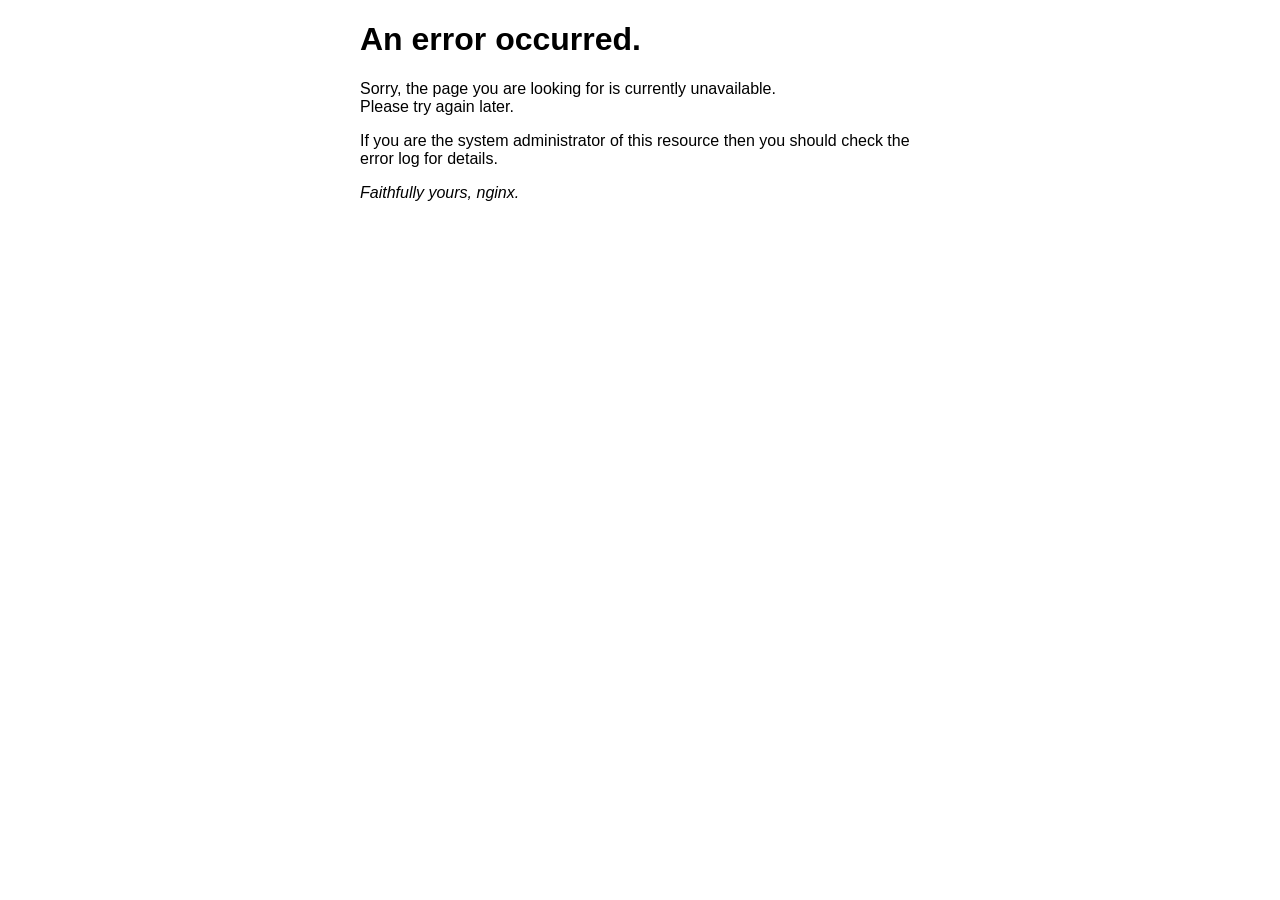
<file: nginx-1.18.0/html/50x.html>
<!DOCTYPE html>
<html>
<head>
<title>Error</title>
<style>
    body {
        width: 35em;
        margin: 0 auto;
        font-family: Tahoma, Verdana, Arial, sans-serif;
    }
</style>
</head>
<body>
<h1>An error occurred.</h1>
<p>Sorry, the page you are looking for is currently unavailable.<br/>
Please try again later.</p>
<p>If you are the system administrator of this resource then you should check
the error log for details.</p>
<p><em>Faithfully yours, nginx.</em></p>
</body>
</html>
</file>
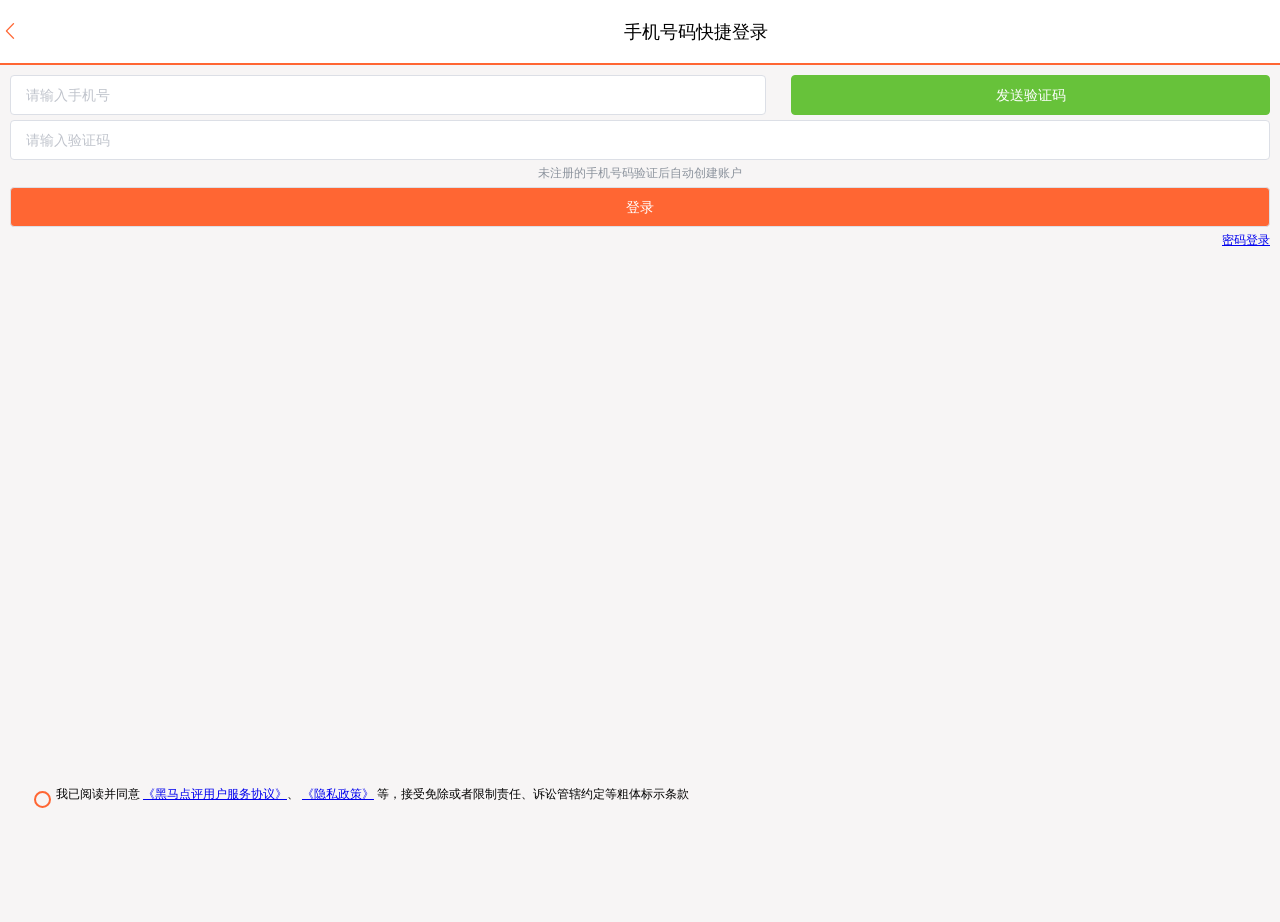
<file: nginx-1.18.0/html/hmdp/login.html>
<!DOCTYPE html>
<html lang="en">
<head>
  <meta http-equiv="Content-Type" content="text/html; charset=UTF-8">
  <meta name="viewport" content="width=device-width, initial-scale=1, maximum-scale=1, user-scalable=0">
  <title>黑马点评</title>
  <!-- 引入样式 -->
  <link rel="stylesheet" href="./css/element.css">
  <link href="./css/main.css" rel="stylesheet">
  <link href="./css/login.css" rel="stylesheet">

  <style type="text/css">

  </style>
</head>
<body>
<div id="app">
  <div class="login-container">
    <div class="header">
      <div class="header-back-btn" @click="goBack" ><i class="el-icon-arrow-left"></i></div>
      <div class="header-title">手机号码快捷登录&nbsp;&nbsp;&nbsp;</div>
    </div>
    <div class="content">
      <div class="login-form">
        <div style="display: flex; justify-content: space-between">
          <el-input style="width: 60%" placeholder="请输入手机号" v-model="form.phone" >
          </el-input>
          <el-button style="width: 38%" @click="sendCode" type="success" :disabled="disabled">{{codeBtnMsg}}</el-button>
        </div>

        <div style="height: 5px"></div>
        <el-input placeholder="请输入验证码" v-model="form.code">
        </el-input>
        <div style="text-align: center; color: #8c939d;margin: 5px 0">未注册的手机号码验证后自动创建账户</div>
        <el-button @click="login" style="width: 100%; background-color:#f63; color: #fff;">登录</el-button>
        <div style="text-align: right; color:#333333; margin: 5px 0"><a href="/login2.html">密码登录</a></div>
      </div>
      <div class="login-radio">
        <div>
          <input id="readed" type="radio" name="readed" v-model="radio" value="1">
          <label for="readed"></label>
        </div>
        <div>我已阅读并同意
          <a href="javascript:void(0)">
          《黑马点评用户服务协议》</a>、
          <a href="javascript:void(0)">《隐私政策》</a>
          等，接受免除或者限制责任、诉讼管辖约定等粗体标示条款
        </div>
      </div>
    </div>
  </div>
</div>
<script src="./js/vue.js"></script>
<script src="./js/axios.min.js"></script>
<!-- 引入组件库 -->
<script src="./js/element.js"></script>
<script src="./js/common.js"></script>
<script src="./js/footer.js"></script>
<script>

  const app = new Vue({
    el: "#app",
    data: {
      radio: "",
      disabled: false, // 发送短信按钮
      codeBtnMsg: "发送验证码", // 发送短信按钮提示
      form:{
      }
    },
    methods: {
      login(){
        if(!this.radio){
          this.$message.error("请先确认阅读用户协议！");
          return
        }
        if(!this.form.phone || !this.form.code){
          this.$message.error("手机号和验证码不能为空！");
          return
        }
        axios.post("/user/login", this.form)
        .then(({data}) => {
            if(data){
              // 保存用户信息到session
              sessionStorage.setItem("token", data);
            }
            // 跳转到首页
            location.href = "/index.html"
        })
        .catch(err => this.$message.error(err))
      },
      goBack(){
        history.back();
      },
      sendCode(){
        if (!this.form.phone) {
          this.$message.error("手机号不能为空");
          return;
        }
        // 发送验证码
        axios.post("/user/code?phone="+this.form.phone)
          .then(() => {})
          .catch(err => {
            console.log(err);
            this.$message.error(err)
          });
        // 禁用按钮
        this.disabled = true;
        // 按钮倒计时
        let i = 60;
        this.codeBtnMsg = (i--) + '秒后可重发'
        let taskId = setInterval(() => this.codeBtnMsg = (i--) + '秒后可重发', 1000);
        setTimeout(() => {
          this.disabled = false;
          clearInterval(taskId);
          this.codeBtnMsg = "发送验证码";
        }, 59000)
      }
    }
  })
</script>
</body>
</html>
</file>
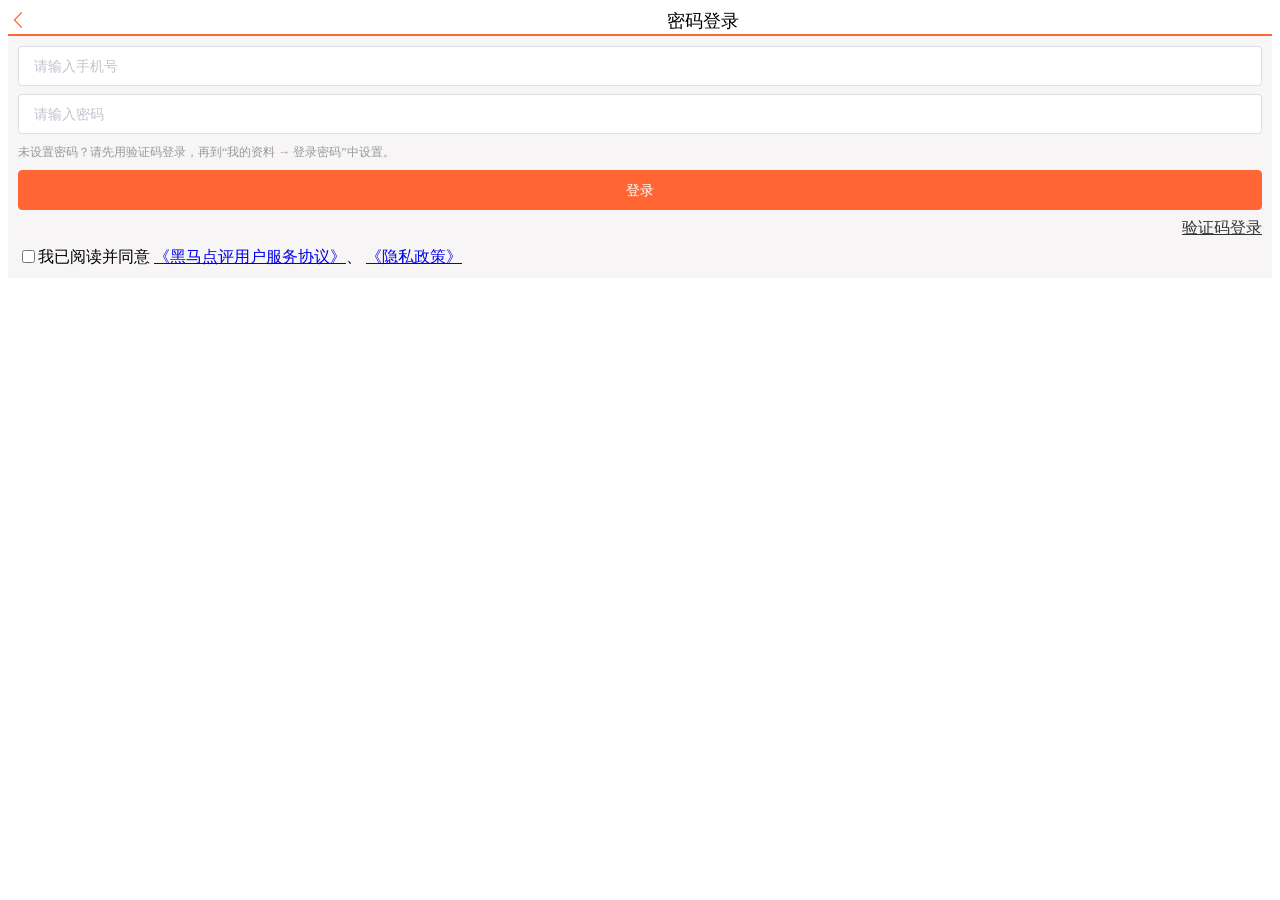
<file: nginx-1.18.0/html/hmdp/login2.html>
<!DOCTYPE html>
<html lang="zh-CN">
<head>
  <meta charset="UTF-8">
  <meta name="viewport" content="width=device-width, initial-scale=1, maximum-scale=1, user-scalable=0">
  <title>密码登录 - 黑马点评</title>
  <link href="./css/login.css" rel="stylesheet">
  <link rel="stylesheet" href="./css/element.css">
  <style>
    .el-input__inner:focus { border-color: #f63; }
    .password-tip { color: #999; font-size: 12px; line-height: 20px; margin: 8px 0; }
    .login-switch { text-align: right; margin: 8px 0; }
    .login-switch a { color: #333; }
  </style>
</head>
<body>
<div id="app">
  <div class="login-container">
    <div class="header">
      <div class="header-back-btn" @click="goBack"><i class="el-icon-arrow-left"></i></div>
      <div class="header-title">密码登录</div>
    </div>
    <div class="content">
      <div class="login-form">
        <el-input placeholder="请输入手机号" maxlength="11" v-model.trim="form.phone"></el-input>
        <div style="height:8px"></div>
        <el-input placeholder="请输入密码"
                  maxlength="20"
                  show-password
                  v-model="form.password"
                  @keyup.enter.native="login"></el-input>
        <div class="password-tip">未设置密码？请先用验证码登录，再到“我的资料 → 登录密码”中设置。</div>
        <el-button :loading="loading"
                   @click="login"
                   style="width:100%;background-color:#f63;color:#fff;border-color:#f63">登录</el-button>
        <div class="login-switch"><a href="/login.html">验证码登录</a></div>
      </div>
      <div class="login-radio">
        <div>
          <input type="checkbox" id="readed" v-model="agreed">
          <label for="readed"></label>
        </div>
        <div>我已阅读并同意
          <a href="javascript:void(0)">《黑马点评用户服务协议》</a>、
          <a href="javascript:void(0)">《隐私政策》</a>
        </div>
      </div>
    </div>
  </div>
</div>
<script src="./js/vue.js"></script>
<script src="./js/axios.min.js"></script>
<script src="./js/element.js"></script>
<script src="./js/common.js"></script>
<script>
  new Vue({
    el: "#app",
    data: {
      agreed: false,
      loading: false,
      form: {
        phone: "",
        password: ""
      }
    },
    methods: {
      login() {
        if (!this.agreed) {
          this.$message.error("请先阅读并同意用户协议");
          return;
        }
        if (!/^1[3-9]\d{9}$/.test(this.form.phone)) {
          this.$message.error("请输入正确的手机号");
          return;
        }
        if (!this.form.password || this.form.password.length < 6) {
          this.$message.error("密码长度不能少于6位");
          return;
        }
        this.loading = true;
        axios.post("/user/login", this.form)
          .then(({data}) => {
            sessionStorage.setItem("token", data);
            location.href = "/info.html";
          })
          .catch(err => this.$message.error(err))
          .finally(() => this.loading = false);
      },
      goBack() {
        history.back();
      }
    }
  });
</script>
</body>
</html>
</file>
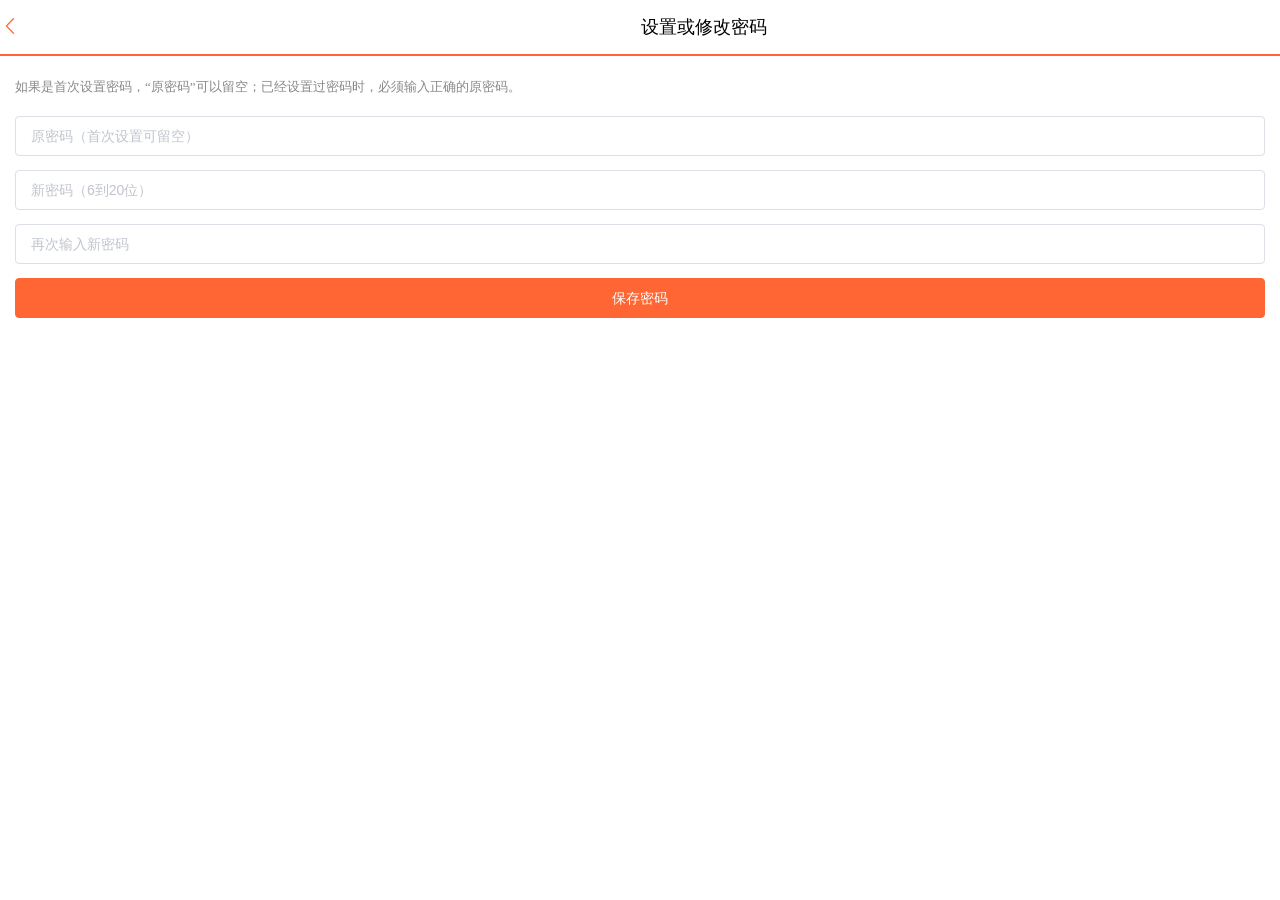
<file: nginx-1.18.0/html/hmdp/password-edit.html>
<!DOCTYPE html>
<html lang="zh-CN">
<head>
  <meta charset="UTF-8">
  <meta name="viewport" content="width=device-width, initial-scale=1, maximum-scale=1, user-scalable=0">
  <title>设置登录密码 - 黑马点评</title>
  <link rel="stylesheet" href="./css/element.css">
  <link href="./css/main.css" rel="stylesheet">
  <link href="./css/info.css" rel="stylesheet">
  <style>
    .password-container { padding: 20px 15px; }
    .password-tip { color: #888; font-size: 13px; line-height: 22px; margin-bottom: 18px; }
    .password-field { margin-bottom: 14px; }
    .submit-button { width: 100%; background: #f63; border-color: #f63; color: #fff; }
  </style>
</head>
<body>
<div id="app">
  <div class="header">
    <div class="header-back-btn" @click="goBack"><i class="el-icon-arrow-left"></i></div>
    <div class="header-title">设置或修改密码</div>
  </div>
  <div class="password-container">
    <div class="password-tip">
      如果是首次设置密码，“原密码”可以留空；已经设置过密码时，必须输入正确的原密码。
    </div>
    <el-input class="password-field"
              placeholder="原密码（首次设置可留空）"
              maxlength="20"
              show-password
              v-model="form.oldPassword"></el-input>
    <el-input class="password-field"
              placeholder="新密码（6到20位）"
              maxlength="20"
              show-password
              v-model="form.newPassword"></el-input>
    <el-input class="password-field"
              placeholder="再次输入新密码"
              maxlength="20"
              show-password
              v-model="confirmPassword"
              @keyup.enter.native="save"></el-input>
    <el-button class="submit-button" :loading="saving" @click="save">保存密码</el-button>
  </div>
</div>
<script src="./js/vue.js"></script>
<script src="./js/axios.min.js"></script>
<script src="./js/element.js"></script>
<script src="./js/common.js"></script>
<script>
  new Vue({
    el: "#app",
    data: {
      saving: false,
      confirmPassword: "",
      form: {
        oldPassword: "",
        newPassword: ""
      }
    },
    methods: {
      save() {
        if (!this.form.newPassword || this.form.newPassword.length < 6 || this.form.newPassword.length > 20) {
          this.$message.error("新密码长度必须为6到20位");
          return;
        }
        if (this.form.newPassword !== this.confirmPassword) {
          this.$message.error("两次输入的新密码不一致");
          return;
        }
        this.saving = true;
        axios.put("/user/password", this.form)
          .then(() => {
            this.$message.success("密码保存成功");
            setTimeout(() => location.href = "info-edit.html", 500);
          })
          .catch(err => this.$message.error(err))
          .finally(() => this.saving = false);
      },
      goBack() {
        history.back();
      }
    }
  });
</script>
</body>
</html>
</file>
<file: nginx-1.18.0/html/hmdp/css/element.css>
@charset "UTF-8";.el-pagination--small .arrow.disabled,.el-table .hidden-columns,.el-table td.is-hidden>*,.el-table th.is-hidden>*,.el-table--hidden{visibility:hidden}.el-dropdown .el-dropdown-selfdefine:focus:active,.el-dropdown .el-dropdown-selfdefine:focus:not(.focusing),.el-message__closeBtn:focus,.el-message__content:focus,.el-popover:focus,.el-popover:focus:active,.el-popover__reference:focus:hover,.el-popover__reference:focus:not(.focusing),.el-rate:active,.el-rate:focus,.el-tooltip:focus:hover,.el-tooltip:focus:not(.focusing),.el-upload-list__item.is-success:active,.el-upload-list__item.is-success:not(.focusing):focus{outline-width:0}.el-input__suffix,.el-tree.is-dragging .el-tree-node__content *{pointer-events:none}@font-face{font-family:element-icons;src:url(fonts/element-icons.woff) format("woff"),url(fonts/element-icons.ttf) format("truetype");font-weight:400;font-display:"auto";font-style:normal}[class*=" el-icon-"],[class^=el-icon-]{font-family:element-icons!important;speak:none;font-style:normal;font-weight:400;font-variant:normal;text-transform:none;line-height:1;vertical-align:baseline;display:inline-block;-webkit-font-smoothing:antialiased;-moz-osx-font-smoothing:grayscale}.el-icon-ice-cream-round:before{content:"\e6a0"}.el-icon-ice-cream-square:before{content:"\e6a3"}.el-icon-lollipop:before{content:"\e6a4"}.el-icon-potato-strips:before{content:"\e6a5"}.el-icon-milk-tea:before{content:"\e6a6"}.el-icon-ice-drink:before{content:"\e6a7"}.el-icon-ice-tea:before{content:"\e6a9"}.el-icon-coffee:before{content:"\e6aa"}.el-icon-orange:before{content:"\e6ab"}.el-icon-pear:before{content:"\e6ac"}.el-icon-apple:before{content:"\e6ad"}.el-icon-cherry:before{content:"\e6ae"}.el-icon-watermelon:before{content:"\e6af"}.el-icon-grape:before{content:"\e6b0"}.el-icon-refrigerator:before{content:"\e6b1"}.el-icon-goblet-square-full:before{content:"\e6b2"}.el-icon-goblet-square:before{content:"\e6b3"}.el-icon-goblet-full:before{content:"\e6b4"}.el-icon-goblet:before{content:"\e6b5"}.el-icon-cold-drink:before{content:"\e6b6"}.el-icon-coffee-cup:before{content:"\e6b8"}.el-icon-water-cup:before{content:"\e6b9"}.el-icon-hot-water:before{content:"\e6ba"}.el-icon-ice-cream:before{content:"\e6bb"}.el-icon-dessert:before{content:"\e6bc"}.el-icon-sugar:before{content:"\e6bd"}.el-icon-tableware:before{content:"\e6be"}.el-icon-burger:before{content:"\e6bf"}.el-icon-knife-fork:before{content:"\e6c1"}.el-icon-fork-spoon:before{content:"\e6c2"}.el-icon-chicken:before{content:"\e6c3"}.el-icon-food:before{content:"\e6c4"}.el-icon-dish-1:before{content:"\e6c5"}.el-icon-dish:before{content:"\e6c6"}.el-icon-moon-night:before{content:"\e6ee"}.el-icon-moon:before{content:"\e6f0"}.el-icon-cloudy-and-sunny:before{content:"\e6f1"}.el-icon-partly-cloudy:before{content:"\e6f2"}.el-icon-cloudy:before{content:"\e6f3"}.el-icon-sunny:before{content:"\e6f6"}.el-icon-sunset:before{content:"\e6f7"}.el-icon-sunrise-1:before{content:"\e6f8"}.el-icon-sunrise:before{content:"\e6f9"}.el-icon-heavy-rain:before{content:"\e6fa"}.el-icon-lightning:before{content:"\e6fb"}.el-icon-light-rain:before{content:"\e6fc"}.el-icon-wind-power:before{content:"\e6fd"}.el-icon-baseball:before{content:"\e712"}.el-icon-soccer:before{content:"\e713"}.el-icon-football:before{content:"\e715"}.el-icon-basketball:before{content:"\e716"}.el-icon-ship:before{content:"\e73f"}.el-icon-truck:before{content:"\e740"}.el-icon-bicycle:before{content:"\e741"}.el-icon-mobile-phone:before{content:"\e6d3"}.el-icon-service:before{content:"\e6d4"}.el-icon-key:before{content:"\e6e2"}.el-icon-unlock:before{content:"\e6e4"}.el-icon-lock:before{content:"\e6e5"}.el-icon-watch:before{content:"\e6fe"}.el-icon-watch-1:before{content:"\e6ff"}.el-icon-timer:before{content:"\e702"}.el-icon-alarm-clock:before{content:"\e703"}.el-icon-map-location:before{content:"\e704"}.el-icon-delete-location:before{content:"\e705"}.el-icon-add-location:before{content:"\e706"}.el-icon-location-information:before{content:"\e707"}.el-icon-location-outline:before{content:"\e708"}.el-icon-location:before{content:"\e79e"}.el-icon-place:before{content:"\e709"}.el-icon-discover:before{content:"\e70a"}.el-icon-first-aid-kit:before{content:"\e70b"}.el-icon-trophy-1:before{content:"\e70c"}.el-icon-trophy:before{content:"\e70d"}.el-icon-medal:before{content:"\e70e"}.el-icon-medal-1:before{content:"\e70f"}.el-icon-stopwatch:before{content:"\e710"}.el-icon-mic:before{content:"\e711"}.el-icon-copy-document:before{content:"\e718"}.el-icon-full-screen:before{content:"\e719"}.el-icon-switch-button:before{content:"\e71b"}.el-icon-aim:before{content:"\e71c"}.el-icon-crop:before{content:"\e71d"}.el-icon-odometer:before{content:"\e71e"}.el-icon-time:before{content:"\e71f"}.el-icon-bangzhu:before{content:"\e724"}.el-icon-close-notification:before{content:"\e726"}.el-icon-microphone:before{content:"\e727"}.el-icon-turn-off-microphone:before{content:"\e728"}.el-icon-position:before{content:"\e729"}.el-icon-postcard:before{content:"\e72a"}.el-icon-message:before{content:"\e72b"}.el-icon-chat-line-square:before{content:"\e72d"}.el-icon-chat-dot-square:before{content:"\e72e"}.el-icon-chat-dot-round:before{content:"\e72f"}.el-icon-chat-square:before{content:"\e730"}.el-icon-chat-line-round:before{content:"\e731"}.el-icon-chat-round:before{content:"\e732"}.el-icon-set-up:before{content:"\e733"}.el-icon-turn-off:before{content:"\e734"}.el-icon-open:before{content:"\e735"}.el-icon-connection:before{content:"\e736"}.el-icon-link:before{content:"\e737"}.el-icon-cpu:before{content:"\e738"}.el-icon-thumb:before{content:"\e739"}.el-icon-female:before{content:"\e73a"}.el-icon-male:before{content:"\e73b"}.el-icon-guide:before{content:"\e73c"}.el-icon-news:before{content:"\e73e"}.el-icon-price-tag:before{content:"\e744"}.el-icon-discount:before{content:"\e745"}.el-icon-wallet:before{content:"\e747"}.el-icon-coin:before{content:"\e748"}.el-icon-money:before{content:"\e749"}.el-icon-bank-card:before{content:"\e74a"}.el-icon-box:before{content:"\e74b"}.el-icon-present:before{content:"\e74c"}.el-icon-sell:before{content:"\e6d5"}.el-icon-sold-out:before{content:"\e6d6"}.el-icon-shopping-bag-2:before{content:"\e74d"}.el-icon-shopping-bag-1:before{content:"\e74e"}.el-icon-shopping-cart-2:before{content:"\e74f"}.el-icon-shopping-cart-1:before{content:"\e750"}.el-icon-shopping-cart-full:before{content:"\e751"}.el-icon-smoking:before{content:"\e752"}.el-icon-no-smoking:before{content:"\e753"}.el-icon-house:before{content:"\e754"}.el-icon-table-lamp:before{content:"\e755"}.el-icon-school:before{content:"\e756"}.el-icon-office-building:before{content:"\e757"}.el-icon-toilet-paper:before{content:"\e758"}.el-icon-notebook-2:before{content:"\e759"}.el-icon-notebook-1:before{content:"\e75a"}.el-icon-files:before{content:"\e75b"}.el-icon-collection:before{content:"\e75c"}.el-icon-receiving:before{content:"\e75d"}.el-icon-suitcase-1:before{content:"\e760"}.el-icon-suitcase:before{content:"\e761"}.el-icon-film:before{content:"\e763"}.el-icon-collection-tag:before{content:"\e765"}.el-icon-data-analysis:before{content:"\e766"}.el-icon-pie-chart:before{content:"\e767"}.el-icon-data-board:before{content:"\e768"}.el-icon-data-line:before{content:"\e76d"}.el-icon-reading:before{content:"\e769"}.el-icon-magic-stick:before{content:"\e76a"}.el-icon-coordinate:before{content:"\e76b"}.el-icon-mouse:before{content:"\e76c"}.el-icon-brush:before{content:"\e76e"}.el-icon-headset:before{content:"\e76f"}.el-icon-umbrella:before{content:"\e770"}.el-icon-scissors:before{content:"\e771"}.el-icon-mobile:before{content:"\e773"}.el-icon-attract:before{content:"\e774"}.el-icon-monitor:before{content:"\e775"}.el-icon-search:before{content:"\e778"}.el-icon-takeaway-box:before{content:"\e77a"}.el-icon-paperclip:before{content:"\e77d"}.el-icon-printer:before{content:"\e77e"}.el-icon-document-add:before{content:"\e782"}.el-icon-document:before{content:"\e785"}.el-icon-document-checked:before{content:"\e786"}.el-icon-document-copy:before{content:"\e787"}.el-icon-document-delete:before{content:"\e788"}.el-icon-document-remove:before{content:"\e789"}.el-icon-tickets:before{content:"\e78b"}.el-icon-folder-checked:before{content:"\e77f"}.el-icon-folder-delete:before{content:"\e780"}.el-icon-folder-remove:before{content:"\e781"}.el-icon-folder-add:before{content:"\e783"}.el-icon-folder-opened:before{content:"\e784"}.el-icon-folder:before{content:"\e78a"}.el-icon-edit-outline:before{content:"\e764"}.el-icon-edit:before{content:"\e78c"}.el-icon-date:before{content:"\e78e"}.el-icon-c-scale-to-original:before{content:"\e7c6"}.el-icon-view:before{content:"\e6ce"}.el-icon-loading:before{content:"\e6cf"}.el-icon-rank:before{content:"\e6d1"}.el-icon-sort-down:before{content:"\e7c4"}.el-icon-sort-up:before{content:"\e7c5"}.el-icon-sort:before{content:"\e6d2"}.el-icon-finished:before{content:"\e6cd"}.el-icon-refresh-left:before{content:"\e6c7"}.el-icon-refresh-right:before{content:"\e6c8"}.el-icon-refresh:before{content:"\e6d0"}.el-icon-video-play:before{content:"\e7c0"}.el-icon-video-pause:before{content:"\e7c1"}.el-icon-d-arrow-right:before{content:"\e6dc"}.el-icon-d-arrow-left:before{content:"\e6dd"}.el-icon-arrow-up:before{content:"\e6e1"}.el-icon-arrow-down:before{content:"\e6df"}.el-icon-arrow-right:before{content:"\e6e0"}.el-icon-arrow-left:before{content:"\e6de"}.el-icon-top-right:before{content:"\e6e7"}.el-icon-top-left:before{content:"\e6e8"}.el-icon-top:before{content:"\e6e6"}.el-icon-bottom:before{content:"\e6eb"}.el-icon-right:before{content:"\e6e9"}.el-icon-back:before{content:"\e6ea"}.el-icon-bottom-right:before{content:"\e6ec"}.el-icon-bottom-left:before{content:"\e6ed"}.el-icon-caret-top:before{content:"\e78f"}.el-icon-caret-bottom:before{content:"\e790"}.el-icon-caret-right:before{content:"\e791"}.el-icon-caret-left:before{content:"\e792"}.el-icon-d-caret:before{content:"\e79a"}.el-icon-share:before{content:"\e793"}.el-icon-menu:before{content:"\e798"}.el-icon-s-grid:before{content:"\e7a6"}.el-icon-s-check:before{content:"\e7a7"}.el-icon-s-data:before{content:"\e7a8"}.el-icon-s-opportunity:before{content:"\e7aa"}.el-icon-s-custom:before{content:"\e7ab"}.el-icon-s-claim:before{content:"\e7ad"}.el-icon-s-finance:before{content:"\e7ae"}.el-icon-s-comment:before{content:"\e7af"}.el-icon-s-flag:before{content:"\e7b0"}.el-icon-s-marketing:before{content:"\e7b1"}.el-icon-s-shop:before{content:"\e7b4"}.el-icon-s-open:before{content:"\e7b5"}.el-icon-s-management:before{content:"\e7b6"}.el-icon-s-ticket:before{content:"\e7b7"}.el-icon-s-release:before{content:"\e7b8"}.el-icon-s-home:before{content:"\e7b9"}.el-icon-s-promotion:before{content:"\e7ba"}.el-icon-s-operation:before{content:"\e7bb"}.el-icon-s-unfold:before{content:"\e7bc"}.el-icon-s-fold:before{content:"\e7a9"}.el-icon-s-platform:before{content:"\e7bd"}.el-icon-s-order:before{content:"\e7be"}.el-icon-s-cooperation:before{content:"\e7bf"}.el-icon-bell:before{content:"\e725"}.el-icon-message-solid:before{content:"\e799"}.el-icon-video-camera:before{content:"\e772"}.el-icon-video-camera-solid:before{content:"\e796"}.el-icon-camera:before{content:"\e779"}.el-icon-camera-solid:before{content:"\e79b"}.el-icon-download:before{content:"\e77c"}.el-icon-upload2:before{content:"\e77b"}.el-icon-upload:before{content:"\e7c3"}.el-icon-picture-outline-round:before{content:"\e75f"}.el-icon-picture-outline:before{content:"\e75e"}.el-icon-picture:before{content:"\e79f"}.el-icon-close:before{content:"\e6db"}.el-icon-check:before{content:"\e6da"}.el-icon-plus:before{content:"\e6d9"}.el-icon-minus:before{content:"\e6d8"}.el-icon-help:before{content:"\e73d"}.el-icon-s-help:before{content:"\e7b3"}.el-icon-circle-close:before{content:"\e78d"}.el-icon-circle-check:before{content:"\e720"}.el-icon-circle-plus-outline:before{content:"\e723"}.el-icon-remove-outline:before{content:"\e722"}.el-icon-zoom-out:before{content:"\e776"}.el-icon-zoom-in:before{content:"\e777"}.el-icon-error:before{content:"\e79d"}.el-icon-success:before{content:"\e79c"}.el-icon-circle-plus:before{content:"\e7a0"}.el-icon-remove:before{content:"\e7a2"}.el-icon-info:before{content:"\e7a1"}.el-icon-question:before{content:"\e7a4"}.el-icon-warning-outline:before{content:"\e6c9"}.el-icon-warning:before{content:"\e7a3"}.el-icon-goods:before{content:"\e7c2"}.el-icon-s-goods:before{content:"\e7b2"}.el-icon-star-off:before{content:"\e717"}.el-icon-star-on:before{content:"\e797"}.el-icon-more-outline:before{content:"\e6cc"}.el-icon-more:before{content:"\e794"}.el-icon-phone-outline:before{content:"\e6cb"}.el-icon-phone:before{content:"\e795"}.el-icon-user:before{content:"\e6e3"}.el-icon-user-solid:before{content:"\e7a5"}.el-icon-setting:before{content:"\e6ca"}.el-icon-s-tools:before{content:"\e7ac"}.el-icon-delete:before{content:"\e6d7"}.el-icon-delete-solid:before{content:"\e7c9"}.el-icon-eleme:before{content:"\e7c7"}.el-icon-platform-eleme:before{content:"\e7ca"}.el-icon-loading{-webkit-animation:rotating 2s linear infinite;animation:rotating 2s linear infinite}.el-icon--right{margin-left:5px}.el-icon--left{margin-right:5px}@-webkit-keyframes rotating{0%{-webkit-transform:rotateZ(0);transform:rotateZ(0)}100%{-webkit-transform:rotateZ(360deg);transform:rotateZ(360deg)}}@keyframes rotating{0%{-webkit-transform:rotateZ(0);transform:rotateZ(0)}100%{-webkit-transform:rotateZ(360deg);transform:rotateZ(360deg)}}.el-pagination{white-space:nowrap;padding:2px 5px;color:#303133;font-weight:700}.el-pagination::after,.el-pagination::before{display:table;content:""}.el-pagination::after{clear:both}.el-pagination button,.el-pagination span:not([class*=suffix]){display:inline-block;font-size:13px;min-width:35.5px;height:28px;line-height:28px;vertical-align:top;-webkit-box-sizing:border-box;box-sizing:border-box}.el-pagination .el-input__inner{text-align:center;-moz-appearance:textfield;line-height:normal}.el-pagination .el-input__suffix{right:0;-webkit-transform:scale(.8);transform:scale(.8)}.el-pagination .el-select .el-input{width:100px;margin:0 5px}.el-pagination .el-select .el-input .el-input__inner{padding-right:25px;border-radius:3px}.el-pagination button{border:none;padding:0 6px;background:0 0}.el-pagination button:focus{outline:0}.el-pagination button:hover{color:#FF6633}.el-pagination button:disabled{color:#C0C4CC;background-color:#FFF;cursor:not-allowed}.el-pagination .btn-next,.el-pagination .btn-prev{background:center center no-repeat #FFF;background-size:16px;cursor:pointer;margin:0;color:#303133}.el-pagination .btn-next .el-icon,.el-pagination .btn-prev .el-icon{display:block;font-size:12px;font-weight:700}.el-pagination .btn-prev{padding-right:12px}.el-pagination .btn-next{padding-left:12px}.el-pagination .el-pager li.disabled{color:#C0C4CC;cursor:not-allowed}.el-pager li,.el-pager li.btn-quicknext:hover,.el-pager li.btn-quickprev:hover{cursor:pointer}.el-pagination--small .btn-next,.el-pagination--small .btn-prev,.el-pagination--small .el-pager li,.el-pagination--small .el-pager li.btn-quicknext,.el-pagination--small .el-pager li.btn-quickprev,.el-pagination--small .el-pager li:last-child{border-color:transparent;font-size:12px;line-height:22px;height:22px;min-width:22px}.el-pagination--small .more::before,.el-pagination--small li.more::before{line-height:24px}.el-pagination--small button,.el-pagination--small span:not([class*=suffix]){height:22px;line-height:22px}.el-pagination--small .el-pagination__editor,.el-pagination--small .el-pagination__editor.el-input .el-input__inner{height:22px}.el-pagination__sizes{margin:0 10px 0 0;font-weight:400;color:#606266}.el-pagination__sizes .el-input .el-input__inner{font-size:13px;padding-left:8px}.el-pagination__sizes .el-input .el-input__inner:hover{border-color:#FF6633}.el-pagination__total{margin-right:10px;font-weight:400;color:#606266}.el-pagination__jump{margin-left:24px;font-weight:400;color:#606266}.el-pagination__jump .el-input__inner{padding:0 3px}.el-pagination__rightwrapper{float:right}.el-pagination__editor{line-height:18px;padding:0 2px;height:28px;text-align:center;margin:0 2px;-webkit-box-sizing:border-box;box-sizing:border-box;border-radius:3px}.el-pager,.el-pagination.is-background .btn-next,.el-pagination.is-background .btn-prev{padding:0}.el-pagination__editor.el-input{width:50px}.el-pagination__editor.el-input .el-input__inner{height:28px}.el-pagination__editor .el-input__inner::-webkit-inner-spin-button,.el-pagination__editor .el-input__inner::-webkit-outer-spin-button{-webkit-appearance:none;margin:0}.el-pagination.is-background .btn-next,.el-pagination.is-background .btn-prev,.el-pagination.is-background .el-pager li{margin:0 5px;background-color:#f4f4f5;color:#606266;min-width:30px;border-radius:2px}.el-pagination.is-background .btn-next.disabled,.el-pagination.is-background .btn-next:disabled,.el-pagination.is-background .btn-prev.disabled,.el-pagination.is-background .btn-prev:disabled,.el-pagination.is-background .el-pager li.disabled{color:#C0C4CC}.el-pagination.is-background .el-pager li:not(.disabled):hover{color:#FF6633}.el-pagination.is-background .el-pager li:not(.disabled).active{background-color:#FF6633;color:#FFF}.el-dialog,.el-pager li{background:#FFF;-webkit-box-sizing:border-box}.el-pagination.is-background.el-pagination--small .btn-next,.el-pagination.is-background.el-pagination--small .btn-prev,.el-pagination.is-background.el-pagination--small .el-pager li{margin:0 3px;min-width:22px}.el-pager,.el-pager li{vertical-align:top;margin:0;display:inline-block}.el-pager{-webkit-user-select:none;-moz-user-select:none;-ms-user-select:none;user-select:none;list-style:none;font-size:0}.el-date-table,.el-table th{-webkit-user-select:none;-moz-user-select:none}.el-pager .more::before{line-height:30px}.el-pager li{padding:0 4px;font-size:13px;min-width:35.5px;height:28px;line-height:28px;box-sizing:border-box;text-align:center}.el-menu--collapse .el-menu .el-submenu,.el-menu--popup{min-width:200px}.el-pager li.btn-quicknext,.el-pager li.btn-quickprev{line-height:28px;color:#303133}.el-pager li.btn-quicknext.disabled,.el-pager li.btn-quickprev.disabled{color:#C0C4CC}.el-pager li.active+li{border-left:0}.el-pager li:hover{color:#FF6633}.el-pager li.active{color:#FF6633;cursor:default}@-webkit-keyframes v-modal-in{0%{opacity:0}}@-webkit-keyframes v-modal-out{100%{opacity:0}}.el-dialog{position:relative;margin:0 auto 50px;border-radius:2px;-webkit-box-shadow:0 1px 3px rgba(0,0,0,.3);box-shadow:0 1px 3px rgba(0,0,0,.3);box-sizing:border-box;width:50%}.el-dialog.is-fullscreen{width:100%;margin-top:0;margin-bottom:0;height:100%;overflow:auto}.el-dialog__wrapper{position:fixed;top:0;right:0;bottom:0;left:0;overflow:auto;margin:0}.el-dialog__header{padding:20px 20px 10px}.el-dialog__headerbtn{position:absolute;top:20px;right:20px;padding:0;background:0 0;border:none;outline:0;cursor:pointer;font-size:16px}.el-dialog__headerbtn .el-dialog__close{color:#909399}.el-dialog__headerbtn:focus .el-dialog__close,.el-dialog__headerbtn:hover .el-dialog__close{color:#FF6633}.el-dialog__title{line-height:24px;font-size:18px;color:#303133}.el-dialog__body{padding:30px 20px;color:#606266;font-size:14px;word-break:break-all}.el-dialog__footer{padding:10px 20px 20px;text-align:right;-webkit-box-sizing:border-box;box-sizing:border-box}.el-dialog--center{text-align:center}.el-dialog--center .el-dialog__body{text-align:initial;padding:25px 25px 30px}.el-dialog--center .el-dialog__footer{text-align:inherit}.dialog-fade-enter-active{-webkit-animation:dialog-fade-in .3s;animation:dialog-fade-in .3s}.dialog-fade-leave-active{-webkit-animation:dialog-fade-out .3s;animation:dialog-fade-out .3s}@-webkit-keyframes dialog-fade-in{0%{-webkit-transform:translate3d(0,-20px,0);transform:translate3d(0,-20px,0);opacity:0}100%{-webkit-transform:translate3d(0,0,0);transform:translate3d(0,0,0);opacity:1}}@keyframes dialog-fade-in{0%{-webkit-transform:translate3d(0,-20px,0);transform:translate3d(0,-20px,0);opacity:0}100%{-webkit-transform:translate3d(0,0,0);transform:translate3d(0,0,0);opacity:1}}@-webkit-keyframes dialog-fade-out{0%{-webkit-transform:translate3d(0,0,0);transform:translate3d(0,0,0);opacity:1}100%{-webkit-transform:translate3d(0,-20px,0);transform:translate3d(0,-20px,0);opacity:0}}@keyframes dialog-fade-out{0%{-webkit-transform:translate3d(0,0,0);transform:translate3d(0,0,0);opacity:1}100%{-webkit-transform:translate3d(0,-20px,0);transform:translate3d(0,-20px,0);opacity:0}}.el-autocomplete{position:relative;display:inline-block}.el-autocomplete-suggestion{margin:5px 0;-webkit-box-shadow:0 2px 12px 0 rgba(0,0,0,.1);box-shadow:0 2px 12px 0 rgba(0,0,0,.1);border-radius:4px;border:1px solid #E4E7ED;-webkit-box-sizing:border-box;box-sizing:border-box;background-color:#FFF}.el-dropdown-menu,.el-menu--collapse .el-submenu .el-menu{z-index:10;-webkit-box-shadow:0 2px 12px 0 rgba(0,0,0,.1)}.el-autocomplete-suggestion__wrap{max-height:280px;padding:10px 0;-webkit-box-sizing:border-box;box-sizing:border-box}.el-autocomplete-suggestion__list{margin:0;padding:0}.el-autocomplete-suggestion li{padding:0 20px;margin:0;line-height:34px;cursor:pointer;color:#606266;font-size:14px;list-style:none;white-space:nowrap;overflow:hidden;text-overflow:ellipsis}.el-autocomplete-suggestion li.highlighted,.el-autocomplete-suggestion li:hover{background-color:#F5F7FA}.el-autocomplete-suggestion li.divider{margin-top:6px;border-top:1px solid #000}.el-autocomplete-suggestion li.divider:last-child{margin-bottom:-6px}.el-autocomplete-suggestion.is-loading li{text-align:center;height:100px;line-height:100px;font-size:20px;color:#999}.el-autocomplete-suggestion.is-loading li::after{display:inline-block;content:"";height:100%;vertical-align:middle}.el-autocomplete-suggestion.is-loading li:hover{background-color:#FFF}.el-autocomplete-suggestion.is-loading .el-icon-loading{vertical-align:middle}.el-dropdown{display:inline-block;position:relative;color:#606266;font-size:14px}.el-dropdown .el-button-group{display:block}.el-dropdown .el-button-group .el-button{float:none}.el-dropdown .el-dropdown__caret-button{padding-left:5px;padding-right:5px;position:relative;border-left:none}.el-dropdown .el-dropdown__caret-button::before{content:'';position:absolute;display:block;width:1px;top:5px;bottom:5px;left:0;background:rgba(255,255,255,.5)}.el-dropdown .el-dropdown__caret-button.el-button--default::before{background:rgba(220,223,230,.5)}.el-dropdown .el-dropdown__caret-button:hover::before{top:0;bottom:0}.el-dropdown .el-dropdown__caret-button .el-dropdown__icon{padding-left:0}.el-dropdown__icon{font-size:12px;margin:0 3px}.el-dropdown-menu{position:absolute;top:0;left:0;padding:10px 0;margin:5px 0;background-color:#FFF;border:1px solid #EBEEF5;border-radius:4px;box-shadow:0 2px 12px 0 rgba(0,0,0,.1)}.el-dropdown-menu__item{list-style:none;line-height:36px;padding:0 20px;margin:0;font-size:14px;color:#606266;cursor:pointer;outline:0}.el-dropdown-menu__item:focus,.el-dropdown-menu__item:not(.is-disabled):hover{background-color:#ecf5ff;color:#66b1ff}.el-dropdown-menu__item i{margin-right:5px}.el-dropdown-menu__item--divided{position:relative;margin-top:6px;border-top:1px solid #EBEEF5}.el-dropdown-menu__item--divided:before{content:'';height:6px;display:block;margin:0 -20px;background-color:#FFF}.el-dropdown-menu__item.is-disabled{cursor:default;color:#bbb;pointer-events:none}.el-dropdown-menu--medium{padding:6px 0}.el-dropdown-menu--medium .el-dropdown-menu__item{line-height:30px;padding:0 17px;font-size:14px}.el-dropdown-menu--medium .el-dropdown-menu__item.el-dropdown-menu__item--divided{margin-top:6px}.el-dropdown-menu--medium .el-dropdown-menu__item.el-dropdown-menu__item--divided:before{height:6px;margin:0 -17px}.el-dropdown-menu--small{padding:6px 0}.el-dropdown-menu--small .el-dropdown-menu__item{line-height:27px;padding:0 15px;font-size:13px}.el-dropdown-menu--small .el-dropdown-menu__item.el-dropdown-menu__item--divided{margin-top:4px}.el-dropdown-menu--small .el-dropdown-menu__item.el-dropdown-menu__item--divided:before{height:4px;margin:0 -15px}.el-dropdown-menu--mini{padding:3px 0}.el-dropdown-menu--mini .el-dropdown-menu__item{line-height:24px;padding:0 10px;font-size:12px}.el-dropdown-menu--mini .el-dropdown-menu__item.el-dropdown-menu__item--divided{margin-top:3px}.el-dropdown-menu--mini .el-dropdown-menu__item.el-dropdown-menu__item--divided:before{height:3px;margin:0 -10px}.el-menu{border-right:solid 1px #e6e6e6;list-style:none;position:relative;margin:0;padding-left:0;background-color:#FFF}.el-menu--horizontal>.el-menu-item:not(.is-disabled):focus,.el-menu--horizontal>.el-menu-item:not(.is-disabled):hover,.el-menu--horizontal>.el-submenu .el-submenu__title:hover{background-color:#fff}.el-menu::after,.el-menu::before{display:table;content:""}.el-menu::after{clear:both}.el-menu.el-menu--horizontal{border-bottom:solid 1px #e6e6e6}.el-menu--horizontal{border-right:none}.el-menu--horizontal>.el-menu-item{float:left;height:60px;line-height:60px;margin:0;border-bottom:2px solid transparent;color:#909399}.el-menu--horizontal>.el-menu-item a,.el-menu--horizontal>.el-menu-item a:hover{color:inherit}.el-menu--horizontal>.el-submenu{float:left}.el-menu--horizontal>.el-submenu:focus,.el-menu--horizontal>.el-submenu:hover{outline:0}.el-menu--horizontal>.el-submenu:focus .el-submenu__title,.el-menu--horizontal>.el-submenu:hover .el-submenu__title{color:#303133}.el-menu--horizontal>.el-submenu.is-active .el-submenu__title{border-bottom:2px solid #FF6633;color:#303133}.el-menu--horizontal>.el-submenu .el-submenu__title{height:60px;line-height:60px;border-bottom:2px solid transparent;color:#909399}.el-menu--horizontal>.el-submenu .el-submenu__icon-arrow{position:static;vertical-align:middle;margin-left:8px;margin-top:-3px}.el-menu--horizontal .el-menu .el-menu-item,.el-menu--horizontal .el-menu .el-submenu__title{background-color:#FFF;float:none;height:36px;line-height:36px;padding:0 10px;color:#909399}.el-menu--horizontal .el-menu .el-menu-item.is-active,.el-menu--horizontal .el-menu .el-submenu.is-active>.el-submenu__title{color:#303133}.el-menu--horizontal .el-menu-item:not(.is-disabled):focus,.el-menu--horizontal .el-menu-item:not(.is-disabled):hover{outline:0;color:#303133}.el-menu--horizontal>.el-menu-item.is-active{border-bottom:2px solid #FF6633;color:#303133}.el-menu--collapse{width:64px}.el-menu--collapse>.el-menu-item [class^=el-icon-],.el-menu--collapse>.el-submenu>.el-submenu__title [class^=el-icon-]{margin:0;vertical-align:middle;width:24px;text-align:center}.el-menu--collapse>.el-menu-item .el-submenu__icon-arrow,.el-menu--collapse>.el-submenu>.el-submenu__title .el-submenu__icon-arrow{display:none}.el-menu--collapse>.el-menu-item span,.el-menu--collapse>.el-submenu>.el-submenu__title span{height:0;width:0;overflow:hidden;visibility:hidden;display:inline-block}.el-menu--collapse>.el-menu-item.is-active i{color:inherit}.el-menu--collapse .el-submenu{position:relative}.el-menu--collapse .el-submenu .el-menu{position:absolute;margin-left:5px;top:0;left:100%;border:1px solid #E4E7ED;border-radius:2px;box-shadow:0 2px 12px 0 rgba(0,0,0,.1)}.el-menu-item,.el-submenu__title{height:56px;line-height:56px;position:relative;-webkit-box-sizing:border-box;white-space:nowrap;list-style:none}.el-menu--collapse .el-submenu.is-opened>.el-submenu__title .el-submenu__icon-arrow{-webkit-transform:none;transform:none}.el-menu--popup{z-index:100;border:none;padding:5px 0;border-radius:2px;-webkit-box-shadow:0 2px 12px 0 rgba(0,0,0,.1);box-shadow:0 2px 12px 0 rgba(0,0,0,.1)}.el-menu--popup-bottom-start{margin-top:5px}.el-menu--popup-right-start{margin-left:5px;margin-right:5px}.el-menu-item{font-size:14px;color:#303133;padding:0 20px;cursor:pointer;-webkit-transition:border-color .3s,background-color .3s,color .3s;transition:border-color .3s,background-color .3s,color .3s;box-sizing:border-box}.el-menu-item *{vertical-align:middle}.el-menu-item i{color:#909399}.el-menu-item:focus,.el-menu-item:hover{outline:0;background-color:#ecf5ff}.el-menu-item.is-disabled{opacity:.25;cursor:not-allowed;background:0 0!important}.el-menu-item [class^=el-icon-]{margin-right:5px;width:24px;text-align:center;font-size:18px;vertical-align:middle}.el-menu-item.is-active{color:#FF6633}.el-menu-item.is-active i{color:inherit}.el-submenu{list-style:none;margin:0;padding-left:0}.el-submenu__title{font-size:14px;color:#303133;padding:0 20px;cursor:pointer;-webkit-transition:border-color .3s,background-color .3s,color .3s;transition:border-color .3s,background-color .3s,color .3s;box-sizing:border-box}.el-submenu__title *{vertical-align:middle}.el-submenu__title i{color:#909399}.el-submenu__title:focus,.el-submenu__title:hover{outline:0;background-color:#ecf5ff}.el-submenu__title.is-disabled{opacity:.25;cursor:not-allowed;background:0 0!important}.el-submenu__title:hover{background-color:#ecf5ff}.el-submenu .el-menu{border:none}.el-submenu .el-menu-item{height:50px;line-height:50px;padding:0 45px;min-width:200px}.el-submenu__icon-arrow{position:absolute;top:50%;right:20px;margin-top:-7px;-webkit-transition:-webkit-transform .3s;transition:-webkit-transform .3s;transition:transform .3s;transition:transform .3s,-webkit-transform .3s;font-size:12px}.el-submenu.is-active .el-submenu__title{border-bottom-color:#FF6633}.el-submenu.is-opened>.el-submenu__title .el-submenu__icon-arrow{-webkit-transform:rotateZ(180deg);transform:rotateZ(180deg)}.el-submenu.is-disabled .el-menu-item,.el-submenu.is-disabled .el-submenu__title{opacity:.25;cursor:not-allowed;background:0 0!important}.el-submenu [class^=el-icon-]{vertical-align:middle;margin-right:5px;width:24px;text-align:center;font-size:18px}.el-menu-item-group>ul{padding:0}.el-menu-item-group__title{padding:7px 0 7px 20px;line-height:normal;font-size:12px;color:#909399}.el-radio-button__inner,.el-radio-group{display:inline-block;line-height:1;vertical-align:middle}.horizontal-collapse-transition .el-submenu__title .el-submenu__icon-arrow{-webkit-transition:.2s;transition:.2s;opacity:0}.el-radio-group{font-size:0}.el-radio-button{position:relative;display:inline-block;outline:0}.el-radio-button__inner{white-space:nowrap;background:#FFF;border:1px solid #DCDFE6;font-weight:500;border-left:0;color:#606266;-webkit-appearance:none;text-align:center;-webkit-box-sizing:border-box;box-sizing:border-box;outline:0;margin:0;position:relative;cursor:pointer;-webkit-transition:all .3s cubic-bezier(.645,.045,.355,1);transition:all .3s cubic-bezier(.645,.045,.355,1);padding:12px 20px;font-size:14px;border-radius:0}.el-radio-button__inner.is-round{padding:12px 20px}.el-radio-button__inner:hover{color:#FF6633}.el-radio-button__inner [class*=el-icon-]{line-height:.9}.el-radio-button__inner [class*=el-icon-]+span{margin-left:5px}.el-radio-button:first-child .el-radio-button__inner{border-left:1px solid #DCDFE6;border-radius:4px 0 0 4px;-webkit-box-shadow:none!important;box-shadow:none!important}.el-radio-button__orig-radio{opacity:0;outline:0;position:absolute;z-index:-1}.el-radio-button__orig-radio:checked+.el-radio-button__inner{color:#FFF;background-color:#FF6633;border-color:#FF6633;-webkit-box-shadow:-1px 0 0 0 #FF6633;box-shadow:-1px 0 0 0 #FF6633}.el-radio-button__orig-radio:disabled+.el-radio-button__inner{color:#C0C4CC;cursor:not-allowed;background-image:none;background-color:#FFF;border-color:#EBEEF5;-webkit-box-shadow:none;box-shadow:none}.el-radio-button__orig-radio:disabled:checked+.el-radio-button__inner{background-color:#F2F6FC}.el-radio-button:last-child .el-radio-button__inner{border-radius:0 4px 4px 0}.el-popover,.el-radio-button:first-child:last-child .el-radio-button__inner{border-radius:4px}.el-radio-button--medium .el-radio-button__inner{padding:10px 20px;font-size:14px;border-radius:0}.el-radio-button--medium .el-radio-button__inner.is-round{padding:10px 20px}.el-radio-button--small .el-radio-button__inner{padding:9px 15px;font-size:12px;border-radius:0}.el-radio-button--small .el-radio-button__inner.is-round{padding:9px 15px}.el-radio-button--mini .el-radio-button__inner{padding:7px 15px;font-size:12px;border-radius:0}.el-radio-button--mini .el-radio-button__inner.is-round{padding:7px 15px}.el-radio-button:focus:not(.is-focus):not(:active):not(.is-disabled){-webkit-box-shadow:0 0 2px 2px #FF6633;box-shadow:0 0 2px 2px #FF6633}.el-switch{display:-webkit-inline-box;display:-ms-inline-flexbox;display:inline-flex;-webkit-box-align:center;-ms-flex-align:center;align-items:center;position:relative;font-size:14px;line-height:20px;height:20px;vertical-align:middle}.el-switch__core,.el-switch__label{display:inline-block;cursor:pointer}.el-switch.is-disabled .el-switch__core,.el-switch.is-disabled .el-switch__label{cursor:not-allowed}.el-switch__label{-webkit-transition:.2s;transition:.2s;height:20px;font-size:14px;font-weight:500;vertical-align:middle;color:#303133}.el-switch__label.is-active{color:#FF6633}.el-switch__label--left{margin-right:10px}.el-switch__label--right{margin-left:10px}.el-switch__label *{line-height:1;font-size:14px;display:inline-block}.el-switch__input{position:absolute;width:0;height:0;opacity:0;margin:0}.el-switch__core{margin:0;position:relative;width:40px;height:20px;border:1px solid #DCDFE6;outline:0;border-radius:10px;-webkit-box-sizing:border-box;box-sizing:border-box;background:#DCDFE6;-webkit-transition:border-color .3s,background-color .3s;transition:border-color .3s,background-color .3s;vertical-align:middle}.el-switch__core:after{content:"";position:absolute;top:1px;left:1px;border-radius:100%;-webkit-transition:all .3s;transition:all .3s;width:16px;height:16px;background-color:#FFF}.el-switch.is-checked .el-switch__core{border-color:#FF6633;background-color:#FF6633}.el-switch.is-checked .el-switch__core::after{left:100%;margin-left:-17px}.el-switch.is-disabled{opacity:.6}.el-switch--wide .el-switch__label.el-switch__label--left span{left:10px}.el-switch--wide .el-switch__label.el-switch__label--right span{right:10px}.el-switch .label-fade-enter,.el-switch .label-fade-leave-active{opacity:0}.el-select-dropdown{position:absolute;z-index:1001;border:1px solid #E4E7ED;border-radius:4px;background-color:#FFF;-webkit-box-shadow:0 2px 12px 0 rgba(0,0,0,.1);box-shadow:0 2px 12px 0 rgba(0,0,0,.1);-webkit-box-sizing:border-box;box-sizing:border-box;margin:5px 0}.el-select-dropdown.is-multiple .el-select-dropdown__item.selected{color:#FF6633;background-color:#FFF}.el-select-dropdown.is-multiple .el-select-dropdown__item.selected.hover{background-color:#F5F7FA}.el-select-dropdown.is-multiple .el-select-dropdown__item.selected::after{position:absolute;right:20px;font-family:element-icons;content:"\e6da";font-size:12px;font-weight:700;-webkit-font-smoothing:antialiased;-moz-osx-font-smoothing:grayscale}.el-select-dropdown .el-scrollbar.is-empty .el-select-dropdown__list{padding:0}.el-select-dropdown__empty{padding:10px 0;margin:0;text-align:center;color:#999;font-size:14px}.el-select-dropdown__wrap{max-height:274px}.el-select-dropdown__list{list-style:none;padding:6px 0;margin:0;-webkit-box-sizing:border-box;box-sizing:border-box}.el-select-dropdown__item{font-size:14px;padding:0 20px;position:relative;white-space:nowrap;overflow:hidden;text-overflow:ellipsis;color:#606266;height:34px;line-height:34px;-webkit-box-sizing:border-box;box-sizing:border-box;cursor:pointer}.el-select-dropdown__item.is-disabled{color:#C0C4CC;cursor:not-allowed}.el-select-dropdown__item.is-disabled:hover{background-color:#FFF}.el-select-dropdown__item.hover,.el-select-dropdown__item:hover{background-color:#F5F7FA}.el-select-dropdown__item.selected{color:#FF6633;font-weight:700}.el-select-group{margin:0;padding:0}.el-select-group__wrap{position:relative;list-style:none;margin:0;padding:0}.el-select-group__wrap:not(:last-of-type){padding-bottom:24px}.el-select-group__wrap:not(:last-of-type)::after{content:'';position:absolute;display:block;left:20px;right:20px;bottom:12px;height:1px;background:#E4E7ED}.el-select-group__title{padding-left:20px;font-size:12px;color:#909399;line-height:30px}.el-select-group .el-select-dropdown__item{padding-left:20px}.el-select{display:inline-block;position:relative}.el-select .el-select__tags>span{display:contents}.el-select:hover .el-input__inner{border-color:#C0C4CC}.el-select .el-input__inner{cursor:pointer;padding-right:35px}.el-select .el-input__inner:focus{border-color:#FF6633}.el-select .el-input .el-select__caret{color:#C0C4CC;font-size:14px;-webkit-transition:-webkit-transform .3s;transition:-webkit-transform .3s;transition:transform .3s;transition:transform .3s,-webkit-transform .3s;-webkit-transform:rotateZ(180deg);transform:rotateZ(180deg);cursor:pointer}.el-select .el-input .el-select__caret.is-reverse{-webkit-transform:rotateZ(0);transform:rotateZ(0)}.el-select .el-input .el-select__caret.is-show-close{font-size:14px;text-align:center;-webkit-transform:rotateZ(180deg);transform:rotateZ(180deg);border-radius:100%;color:#C0C4CC;-webkit-transition:color .2s cubic-bezier(.645,.045,.355,1);transition:color .2s cubic-bezier(.645,.045,.355,1)}.el-select .el-input .el-select__caret.is-show-close:hover{color:#909399}.el-select .el-input.is-disabled .el-input__inner{cursor:not-allowed}.el-select .el-input.is-disabled .el-input__inner:hover{border-color:#E4E7ED}.el-select .el-input.is-focus .el-input__inner{border-color:#FF6633}.el-select>.el-input{display:block}.el-select__input{border:none;outline:0;padding:0;margin-left:15px;color:#666;font-size:14px;-webkit-appearance:none;-moz-appearance:none;appearance:none;height:28px;background-color:transparent}.el-select__input.is-mini{height:14px}.el-select__close{cursor:pointer;position:absolute;top:8px;z-index:1000;right:25px;color:#C0C4CC;line-height:18px;font-size:14px}.el-select__close:hover{color:#909399}.el-select__tags{position:absolute;line-height:normal;white-space:normal;z-index:1;top:50%;-webkit-transform:translateY(-50%);transform:translateY(-50%);display:-webkit-box;display:-ms-flexbox;display:flex;-webkit-box-align:center;-ms-flex-align:center;align-items:center;-ms-flex-wrap:wrap;flex-wrap:wrap}.el-select .el-tag__close{margin-top:-2px}.el-select .el-tag{-webkit-box-sizing:border-box;box-sizing:border-box;border-color:transparent;margin:2px 0 2px 6px;background-color:#f0f2f5}.el-select .el-tag__close.el-icon-close{background-color:#C0C4CC;right:-7px;top:0;color:#FFF}.el-select .el-tag__close.el-icon-close:hover{background-color:#909399}.el-table,.el-table__expanded-cell{background-color:#FFF}.el-select .el-tag__close.el-icon-close::before{display:block;-webkit-transform:translate(0,.5px);transform:translate(0,.5px)}.el-table{position:relative;overflow:hidden;-webkit-box-sizing:border-box;box-sizing:border-box;-webkit-box-flex:1;-ms-flex:1;flex:1;width:100%;max-width:100%;font-size:14px;color:#606266}.el-table--mini,.el-table--small,.el-table__expand-icon{font-size:12px}.el-table__empty-block{min-height:60px;text-align:center;width:100%;display:-webkit-box;display:-ms-flexbox;display:flex;-webkit-box-pack:center;-ms-flex-pack:center;justify-content:center;-webkit-box-align:center;-ms-flex-align:center;align-items:center}.el-table__empty-text{line-height:60px;width:50%;color:#909399}.el-table__expand-column .cell{padding:0;text-align:center}.el-table__expand-icon{position:relative;cursor:pointer;color:#666;-webkit-transition:-webkit-transform .2s ease-in-out;transition:-webkit-transform .2s ease-in-out;transition:transform .2s ease-in-out;transition:transform .2s ease-in-out,-webkit-transform .2s ease-in-out;height:20px}.el-table__expand-icon--expanded{-webkit-transform:rotate(90deg);transform:rotate(90deg)}.el-table__expand-icon>.el-icon{position:absolute;left:50%;top:50%;margin-left:-5px;margin-top:-5px}.el-table__expanded-cell[class*=cell]{padding:20px 50px}.el-table__expanded-cell:hover{background-color:transparent!important}.el-table__placeholder{display:inline-block;width:20px}.el-table__append-wrapper{overflow:hidden}.el-table--fit{border-right:0;border-bottom:0}.el-table--fit td.gutter,.el-table--fit th.gutter{border-right-width:1px}.el-table--scrollable-x .el-table__body-wrapper{overflow-x:auto}.el-table--scrollable-y .el-table__body-wrapper{overflow-y:auto}.el-table thead{color:#909399;font-weight:500}.el-table thead.is-group th{background:#F5F7FA}.el-table th,.el-table tr{background-color:#FFF}.el-table td,.el-table th{padding:12px 0;min-width:0;-webkit-box-sizing:border-box;box-sizing:border-box;text-overflow:ellipsis;vertical-align:middle;position:relative;text-align:left}.el-table td.is-center,.el-table th.is-center{text-align:center}.el-table td.is-right,.el-table th.is-right{text-align:right}.el-table td.gutter,.el-table th.gutter{width:15px;border-right-width:0;border-bottom-width:0;padding:0}.el-table--medium td,.el-table--medium th{padding:10px 0}.el-table--small td,.el-table--small th{padding:8px 0}.el-table--mini td,.el-table--mini th{padding:6px 0}.el-table .cell,.el-table--border td:first-child .cell,.el-table--border th:first-child .cell{padding-left:10px}.el-table tr input[type=checkbox]{margin:0}.el-table td,.el-table th.is-leaf{border-bottom:1px solid #EBEEF5}.el-table th.is-sortable{cursor:pointer}.el-table th{overflow:hidden;-ms-user-select:none;user-select:none}.el-table th>.cell{display:inline-block;-webkit-box-sizing:border-box;box-sizing:border-box;position:relative;vertical-align:middle;padding-left:10px;padding-right:10px;width:100%}.el-table th>.cell.highlight{color:#FF6633}.el-table th.required>div::before{display:inline-block;content:"";width:8px;height:8px;border-radius:50%;background:#ff4d51;margin-right:5px;vertical-align:middle}.el-table td div{-webkit-box-sizing:border-box;box-sizing:border-box}.el-table td.gutter{width:0}.el-table .cell{-webkit-box-sizing:border-box;box-sizing:border-box;overflow:hidden;text-overflow:ellipsis;white-space:normal;word-break:break-all;line-height:23px;padding-right:10px}.el-table .cell.el-tooltip{white-space:nowrap;min-width:50px}.el-table--border,.el-table--group{border:1px solid #EBEEF5}.el-table--border::after,.el-table--group::after,.el-table::before{content:'';position:absolute;background-color:#EBEEF5;z-index:1}.el-table--border::after,.el-table--group::after{top:0;right:0;width:1px;height:100%}.el-table::before{left:0;bottom:0;width:100%;height:1px}.el-table--border{border-right:none;border-bottom:none}.el-table--border.el-loading-parent--relative{border-color:transparent}.el-table--border td,.el-table--border th,.el-table__body-wrapper .el-table--border.is-scrolling-left~.el-table__fixed{border-right:1px solid #EBEEF5}.el-table--border th.gutter:last-of-type{border-bottom:1px solid #EBEEF5;border-bottom-width:1px}.el-table--border th,.el-table__fixed-right-patch{border-bottom:1px solid #EBEEF5}.el-table__fixed,.el-table__fixed-right{position:absolute;top:0;left:0;overflow-x:hidden;overflow-y:hidden;-webkit-box-shadow:0 0 10px rgba(0,0,0,.12);box-shadow:0 0 10px rgba(0,0,0,.12)}.el-table__fixed-right::before,.el-table__fixed::before{content:'';position:absolute;left:0;bottom:0;width:100%;height:1px;background-color:#EBEEF5;z-index:4}.el-table__fixed-right-patch{position:absolute;top:-1px;right:0;background-color:#FFF}.el-table__fixed-right{top:0;left:auto;right:0}.el-table__fixed-right .el-table__fixed-body-wrapper,.el-table__fixed-right .el-table__fixed-footer-wrapper,.el-table__fixed-right .el-table__fixed-header-wrapper{left:auto;right:0}.el-table__fixed-header-wrapper{position:absolute;left:0;top:0;z-index:3}.el-table__fixed-footer-wrapper{position:absolute;left:0;bottom:0;z-index:3}.el-table__fixed-footer-wrapper tbody td{border-top:1px solid #EBEEF5;background-color:#F5F7FA;color:#606266}.el-table__fixed-body-wrapper{position:absolute;left:0;top:37px;overflow:hidden;z-index:3}.el-table__body-wrapper,.el-table__footer-wrapper,.el-table__header-wrapper{width:100%}.el-table__footer-wrapper{margin-top:-1px}.el-table__footer-wrapper td{border-top:1px solid #EBEEF5}.el-table__body,.el-table__footer,.el-table__header{table-layout:fixed;border-collapse:separate}.el-table__footer-wrapper,.el-table__header-wrapper{overflow:hidden}.el-table__footer-wrapper tbody td,.el-table__header-wrapper tbody td{background-color:#F5F7FA;color:#606266}.el-table__body-wrapper{overflow:hidden;position:relative}.el-table__body-wrapper.is-scrolling-left~.el-table__fixed,.el-table__body-wrapper.is-scrolling-none~.el-table__fixed,.el-table__body-wrapper.is-scrolling-none~.el-table__fixed-right,.el-table__body-wrapper.is-scrolling-right~.el-table__fixed-right{-webkit-box-shadow:none;box-shadow:none}.el-picker-panel,.el-table-filter{-webkit-box-shadow:0 2px 12px 0 rgba(0,0,0,.1)}.el-table__body-wrapper .el-table--border.is-scrolling-right~.el-table__fixed-right{border-left:1px solid #EBEEF5}.el-table .caret-wrapper{display:-webkit-inline-box;display:-ms-inline-flexbox;display:inline-flex;-webkit-box-orient:vertical;-webkit-box-direction:normal;-ms-flex-direction:column;flex-direction:column;-webkit-box-align:center;-ms-flex-align:center;align-items:center;height:34px;width:24px;vertical-align:middle;cursor:pointer;overflow:initial;position:relative}.el-table .sort-caret{width:0;height:0;border:5px solid transparent;position:absolute;left:7px}.el-table .sort-caret.ascending{border-bottom-color:#C0C4CC;top:5px}.el-table .sort-caret.descending{border-top-color:#C0C4CC;bottom:7px}.el-table .ascending .sort-caret.ascending{border-bottom-color:#FF6633}.el-table .descending .sort-caret.descending{border-top-color:#FF6633}.el-table .hidden-columns{position:absolute;z-index:-1}.el-table--striped .el-table__body tr.el-table__row--striped td{background:#FAFAFA}.el-table--striped .el-table__body tr.el-table__row--striped.current-row td{background-color:#ecf5ff}.el-table__body tr.hover-row.current-row>td,.el-table__body tr.hover-row.el-table__row--striped.current-row>td,.el-table__body tr.hover-row.el-table__row--striped>td,.el-table__body tr.hover-row>td{background-color:#F5F7FA}.el-table__body tr.current-row>td{background-color:#ecf5ff}.el-table__column-resize-proxy{position:absolute;left:200px;top:0;bottom:0;width:0;border-left:1px solid #EBEEF5;z-index:10}.el-table__column-filter-trigger{display:inline-block;line-height:34px;cursor:pointer}.el-table__column-filter-trigger i{color:#909399;font-size:12px;-webkit-transform:scale(.75);transform:scale(.75)}.el-table--enable-row-transition .el-table__body td{-webkit-transition:background-color .25s ease;transition:background-color .25s ease}.el-table--enable-row-hover .el-table__body tr:hover>td{background-color:#F5F7FA}.el-table--fluid-height .el-table__fixed,.el-table--fluid-height .el-table__fixed-right{bottom:0;overflow:hidden}.el-table [class*=el-table__row--level] .el-table__expand-icon{display:inline-block;width:20px;line-height:20px;height:20px;text-align:center;margin-right:3px}.el-table-column--selection .cell{padding-left:14px;padding-right:14px}.el-table-filter{border:1px solid #EBEEF5;border-radius:2px;background-color:#FFF;box-shadow:0 2px 12px 0 rgba(0,0,0,.1);-webkit-box-sizing:border-box;box-sizing:border-box;margin:2px 0}.el-date-table td,.el-date-table td div{height:30px;-webkit-box-sizing:border-box}.el-table-filter__list{padding:5px 0;margin:0;list-style:none;min-width:100px}.el-table-filter__list-item{line-height:36px;padding:0 10px;cursor:pointer;font-size:14px}.el-table-filter__list-item:hover{background-color:#ecf5ff;color:#66b1ff}.el-table-filter__list-item.is-active{background-color:#FF6633;color:#FFF}.el-table-filter__content{min-width:100px}.el-table-filter__bottom{border-top:1px solid #EBEEF5;padding:8px}.el-table-filter__bottom button{background:0 0;border:none;color:#606266;cursor:pointer;font-size:13px;padding:0 3px}.el-date-table td.in-range div,.el-date-table td.in-range div:hover,.el-date-table.is-week-mode .el-date-table__row.current div,.el-date-table.is-week-mode .el-date-table__row:hover div{background-color:#F2F6FC}.el-table-filter__bottom button:hover{color:#FF6633}.el-table-filter__bottom button:focus{outline:0}.el-table-filter__bottom button.is-disabled{color:#C0C4CC;cursor:not-allowed}.el-table-filter__wrap{max-height:280px}.el-table-filter__checkbox-group{padding:10px}.el-table-filter__checkbox-group label.el-checkbox{display:block;margin-right:5px;margin-bottom:8px;margin-left:5px}.el-table-filter__checkbox-group .el-checkbox:last-child{margin-bottom:0}.el-date-table{font-size:12px;-ms-user-select:none;user-select:none}.el-date-table.is-week-mode .el-date-table__row:hover td.available:hover{color:#606266}.el-date-table.is-week-mode .el-date-table__row:hover td:first-child div{margin-left:5px;border-top-left-radius:15px;border-bottom-left-radius:15px}.el-date-table.is-week-mode .el-date-table__row:hover td:last-child div{margin-right:5px;border-top-right-radius:15px;border-bottom-right-radius:15px}.el-date-table td{width:32px;padding:4px 0;box-sizing:border-box;text-align:center;cursor:pointer;position:relative}.el-date-table td div{padding:3px 0;box-sizing:border-box}.el-date-table td span{width:24px;height:24px;display:block;margin:0 auto;line-height:24px;position:absolute;left:50%;-webkit-transform:translateX(-50%);transform:translateX(-50%);border-radius:50%}.el-date-table td.next-month,.el-date-table td.prev-month{color:#C0C4CC}.el-date-table td.today{position:relative}.el-date-table td.today span{color:#FF6633;font-weight:700}.el-date-table td.today.end-date span,.el-date-table td.today.start-date span{color:#FFF}.el-date-table td.available:hover{color:#FF6633}.el-date-table td.current:not(.disabled) span{color:#FFF;background-color:#FF6633}.el-date-table td.end-date div,.el-date-table td.start-date div{color:#FFF}.el-date-table td.end-date span,.el-date-table td.start-date span{background-color:#FF6633}.el-date-table td.start-date div{margin-left:5px;border-top-left-radius:15px;border-bottom-left-radius:15px}.el-date-table td.end-date div{margin-right:5px;border-top-right-radius:15px;border-bottom-right-radius:15px}.el-date-table td.disabled div{background-color:#F5F7FA;opacity:1;cursor:not-allowed;color:#C0C4CC}.el-date-table td.selected div{margin-left:5px;margin-right:5px;background-color:#F2F6FC;border-radius:15px}.el-date-table td.selected div:hover{background-color:#F2F6FC}.el-date-table td.selected span{background-color:#FF6633;color:#FFF;border-radius:15px}.el-date-table td.week{font-size:80%;color:#606266}.el-month-table,.el-year-table{font-size:12px;border-collapse:collapse}.el-date-table th{padding:5px;color:#606266;font-weight:400;border-bottom:solid 1px #EBEEF5}.el-month-table{margin:-1px}.el-month-table td{text-align:center;padding:8px 0;cursor:pointer}.el-month-table td div{height:48px;padding:6px 0;-webkit-box-sizing:border-box;box-sizing:border-box}.el-month-table td.today .cell{color:#FF6633;font-weight:700}.el-month-table td.today.end-date .cell,.el-month-table td.today.start-date .cell{color:#FFF}.el-month-table td.disabled .cell{background-color:#F5F7FA;cursor:not-allowed;color:#C0C4CC}.el-month-table td.disabled .cell:hover{color:#C0C4CC}.el-month-table td .cell{width:60px;height:36px;display:block;line-height:36px;color:#606266;margin:0 auto;border-radius:18px}.el-month-table td .cell:hover{color:#FF6633}.el-month-table td.in-range div,.el-month-table td.in-range div:hover{background-color:#F2F6FC}.el-month-table td.end-date div,.el-month-table td.start-date div{color:#FFF}.el-month-table td.end-date .cell,.el-month-table td.start-date .cell{color:#FFF;background-color:#FF6633}.el-month-table td.start-date div{border-top-left-radius:24px;border-bottom-left-radius:24px}.el-month-table td.end-date div{border-top-right-radius:24px;border-bottom-right-radius:24px}.el-month-table td.current:not(.disabled) .cell{color:#FF6633}.el-year-table{margin:-1px}.el-year-table .el-icon{color:#303133}.el-year-table td{text-align:center;padding:20px 3px;cursor:pointer}.el-year-table td.today .cell{color:#FF6633;font-weight:700}.el-year-table td.disabled .cell{background-color:#F5F7FA;cursor:not-allowed;color:#C0C4CC}.el-year-table td.disabled .cell:hover{color:#C0C4CC}.el-year-table td .cell{width:48px;height:32px;display:block;line-height:32px;color:#606266;margin:0 auto}.el-year-table td .cell:hover,.el-year-table td.current:not(.disabled) .cell{color:#FF6633}.el-date-range-picker{width:646px}.el-date-range-picker.has-sidebar{width:756px}.el-date-range-picker table{table-layout:fixed;width:100%}.el-date-range-picker .el-picker-panel__body{min-width:513px}.el-date-range-picker .el-picker-panel__content{margin:0}.el-date-range-picker__header{position:relative;text-align:center;height:28px}.el-date-range-picker__header [class*=arrow-left]{float:left}.el-date-range-picker__header [class*=arrow-right]{float:right}.el-date-range-picker__header div{font-size:16px;font-weight:500;margin-right:50px}.el-date-range-picker__content{float:left;width:50%;-webkit-box-sizing:border-box;box-sizing:border-box;margin:0;padding:16px}.el-date-range-picker__content.is-left{border-right:1px solid #e4e4e4}.el-date-range-picker__content .el-date-range-picker__header div{margin-left:50px;margin-right:50px}.el-date-range-picker__editors-wrap{-webkit-box-sizing:border-box;box-sizing:border-box;display:table-cell}.el-date-range-picker__editors-wrap.is-right{text-align:right}.el-date-range-picker__time-header{position:relative;border-bottom:1px solid #e4e4e4;font-size:12px;padding:8px 5px 5px;display:table;width:100%;-webkit-box-sizing:border-box;box-sizing:border-box}.el-date-range-picker__time-header>.el-icon-arrow-right{font-size:20px;vertical-align:middle;display:table-cell;color:#303133}.el-date-range-picker__time-picker-wrap{position:relative;display:table-cell;padding:0 5px}.el-date-range-picker__time-picker-wrap .el-picker-panel{position:absolute;top:13px;right:0;z-index:1;background:#FFF}.el-date-picker{width:322px}.el-date-picker.has-sidebar.has-time{width:434px}.el-date-picker.has-sidebar{width:438px}.el-date-picker.has-time .el-picker-panel__body-wrapper{position:relative}.el-date-picker .el-picker-panel__content{width:292px}.el-date-picker table{table-layout:fixed;width:100%}.el-date-picker__editor-wrap{position:relative;display:table-cell;padding:0 5px}.el-date-picker__time-header{position:relative;border-bottom:1px solid #e4e4e4;font-size:12px;padding:8px 5px 5px;display:table;width:100%;-webkit-box-sizing:border-box;box-sizing:border-box}.el-date-picker__header{margin:12px;text-align:center}.el-date-picker__header--bordered{margin-bottom:0;padding-bottom:12px;border-bottom:solid 1px #EBEEF5}.el-date-picker__header--bordered+.el-picker-panel__content{margin-top:0}.el-date-picker__header-label{font-size:16px;font-weight:500;padding:0 5px;line-height:22px;text-align:center;cursor:pointer;color:#606266}.el-date-picker__header-label.active,.el-date-picker__header-label:hover{color:#FF6633}.el-date-picker__prev-btn{float:left}.el-date-picker__next-btn{float:right}.el-date-picker__time-wrap{padding:10px;text-align:center}.el-date-picker__time-label{float:left;cursor:pointer;line-height:30px;margin-left:10px}.time-select{margin:5px 0;min-width:0}.time-select .el-picker-panel__content{max-height:200px;margin:0}.time-select-item{padding:8px 10px;font-size:14px;line-height:20px}.time-select-item.selected:not(.disabled){color:#FF6633;font-weight:700}.time-select-item.disabled{color:#E4E7ED;cursor:not-allowed}.time-select-item:hover{background-color:#F5F7FA;font-weight:700;cursor:pointer}.el-date-editor{position:relative;display:inline-block;text-align:left}.el-date-editor.el-input,.el-date-editor.el-input__inner{width:220px}.el-date-editor--monthrange.el-input,.el-date-editor--monthrange.el-input__inner{width:300px}.el-date-editor--daterange.el-input,.el-date-editor--daterange.el-input__inner,.el-date-editor--timerange.el-input,.el-date-editor--timerange.el-input__inner{width:350px}.el-date-editor--datetimerange.el-input,.el-date-editor--datetimerange.el-input__inner{width:400px}.el-date-editor--dates .el-input__inner{text-overflow:ellipsis;white-space:nowrap}.el-date-editor .el-icon-circle-close{cursor:pointer}.el-date-editor .el-range__icon{font-size:14px;margin-left:-5px;color:#C0C4CC;float:left;line-height:32px}.el-date-editor .el-range-input,.el-date-editor .el-range-separator{height:100%;margin:0;text-align:center;display:inline-block;font-size:14px}.el-date-editor .el-range-input{-webkit-appearance:none;-moz-appearance:none;appearance:none;border:none;outline:0;padding:0;width:39%;color:#606266}.el-date-editor .el-range-input::-webkit-input-placeholder{color:#C0C4CC}.el-date-editor .el-range-input:-ms-input-placeholder{color:#C0C4CC}.el-date-editor .el-range-input::-ms-input-placeholder{color:#C0C4CC}.el-date-editor .el-range-input::placeholder{color:#C0C4CC}.el-date-editor .el-range-separator{padding:0 5px;line-height:32px;width:5%;color:#303133}.el-date-editor .el-range__close-icon{font-size:14px;color:#C0C4CC;width:25px;display:inline-block;float:right;line-height:32px}.el-range-editor.el-input__inner{display:-webkit-inline-box;display:-ms-inline-flexbox;display:inline-flex;-webkit-box-align:center;-ms-flex-align:center;align-items:center;padding:3px 10px}.el-range-editor .el-range-input{line-height:1}.el-range-editor.is-active,.el-range-editor.is-active:hover{border-color:#FF6633}.el-range-editor--medium.el-input__inner{height:36px}.el-range-editor--medium .el-range-separator{line-height:28px;font-size:14px}.el-range-editor--medium .el-range-input{font-size:14px}.el-range-editor--medium .el-range__close-icon,.el-range-editor--medium .el-range__icon{line-height:28px}.el-range-editor--small.el-input__inner{height:32px}.el-range-editor--small .el-range-separator{line-height:24px;font-size:13px}.el-range-editor--small .el-range-input{font-size:13px}.el-range-editor--small .el-range__close-icon,.el-range-editor--small .el-range__icon{line-height:24px}.el-range-editor--mini.el-input__inner{height:28px}.el-range-editor--mini .el-range-separator{line-height:20px;font-size:12px}.el-range-editor--mini .el-range-input{font-size:12px}.el-range-editor--mini .el-range__close-icon,.el-range-editor--mini .el-range__icon{line-height:20px}.el-range-editor.is-disabled{background-color:#F5F7FA;border-color:#E4E7ED;color:#C0C4CC;cursor:not-allowed}.el-range-editor.is-disabled:focus,.el-range-editor.is-disabled:hover{border-color:#E4E7ED}.el-range-editor.is-disabled input{background-color:#F5F7FA;color:#C0C4CC;cursor:not-allowed}.el-range-editor.is-disabled input::-webkit-input-placeholder{color:#C0C4CC}.el-range-editor.is-disabled input:-ms-input-placeholder{color:#C0C4CC}.el-range-editor.is-disabled input::-ms-input-placeholder{color:#C0C4CC}.el-range-editor.is-disabled input::placeholder{color:#C0C4CC}.el-range-editor.is-disabled .el-range-separator{color:#C0C4CC}.el-picker-panel{color:#606266;border:1px solid #E4E7ED;box-shadow:0 2px 12px 0 rgba(0,0,0,.1);background:#FFF;border-radius:4px;line-height:30px;margin:5px 0}.el-popover,.el-time-panel{-webkit-box-shadow:0 2px 12px 0 rgba(0,0,0,.1)}.el-picker-panel__body-wrapper::after,.el-picker-panel__body::after{content:"";display:table;clear:both}.el-picker-panel__content{position:relative;margin:15px}.el-picker-panel__footer{border-top:1px solid #e4e4e4;padding:4px;text-align:right;background-color:#FFF;position:relative;font-size:0}.el-picker-panel__shortcut{display:block;width:100%;border:0;background-color:transparent;line-height:28px;font-size:14px;color:#606266;padding-left:12px;text-align:left;outline:0;cursor:pointer}.el-picker-panel__shortcut:hover{color:#FF6633}.el-picker-panel__shortcut.active{background-color:#e6f1fe;color:#FF6633}.el-picker-panel__btn{border:1px solid #dcdcdc;color:#333;line-height:24px;border-radius:2px;padding:0 20px;cursor:pointer;background-color:transparent;outline:0;font-size:12px}.el-picker-panel__btn[disabled]{color:#ccc;cursor:not-allowed}.el-picker-panel__icon-btn{font-size:12px;color:#303133;border:0;background:0 0;cursor:pointer;outline:0;margin-top:8px}.el-picker-panel__icon-btn:hover{color:#FF6633}.el-picker-panel__icon-btn.is-disabled{color:#bbb}.el-picker-panel__icon-btn.is-disabled:hover{cursor:not-allowed}.el-picker-panel__link-btn{vertical-align:middle}.el-picker-panel [slot=sidebar],.el-picker-panel__sidebar{position:absolute;top:0;bottom:0;width:110px;border-right:1px solid #e4e4e4;-webkit-box-sizing:border-box;box-sizing:border-box;padding-top:6px;background-color:#FFF;overflow:auto}.el-picker-panel [slot=sidebar]+.el-picker-panel__body,.el-picker-panel__sidebar+.el-picker-panel__body{margin-left:110px}.el-time-spinner.has-seconds .el-time-spinner__wrapper{width:33.3%}.el-time-spinner__wrapper{max-height:190px;overflow:auto;display:inline-block;width:50%;vertical-align:top;position:relative}.el-time-spinner__wrapper .el-scrollbar__wrap:not(.el-scrollbar__wrap--hidden-default){padding-bottom:15px}.el-time-spinner__input.el-input .el-input__inner,.el-time-spinner__list{padding:0;text-align:center}.el-time-spinner__wrapper.is-arrow{-webkit-box-sizing:border-box;box-sizing:border-box;text-align:center;overflow:hidden}.el-time-spinner__wrapper.is-arrow .el-time-spinner__list{-webkit-transform:translateY(-32px);transform:translateY(-32px)}.el-time-spinner__wrapper.is-arrow .el-time-spinner__item:hover:not(.disabled):not(.active){background:#FFF;cursor:default}.el-time-spinner__arrow{font-size:12px;color:#909399;position:absolute;left:0;width:100%;z-index:1;text-align:center;height:30px;line-height:30px;cursor:pointer}.el-time-spinner__arrow:hover{color:#FF6633}.el-time-spinner__arrow.el-icon-arrow-up{top:10px}.el-time-spinner__arrow.el-icon-arrow-down{bottom:10px}.el-time-spinner__input.el-input{width:70%}.el-time-spinner__list{margin:0;list-style:none}.el-time-spinner__list::after,.el-time-spinner__list::before{content:'';display:block;width:100%;height:80px}.el-time-spinner__item{height:32px;line-height:32px;font-size:12px;color:#606266}.el-time-spinner__item:hover:not(.disabled):not(.active){background:#F5F7FA;cursor:pointer}.el-time-spinner__item.active:not(.disabled){color:#303133;font-weight:700}.el-time-spinner__item.disabled{color:#C0C4CC;cursor:not-allowed}.el-time-panel{margin:5px 0;border:1px solid #E4E7ED;background-color:#FFF;box-shadow:0 2px 12px 0 rgba(0,0,0,.1);border-radius:2px;position:absolute;width:180px;left:0;z-index:1000;-webkit-user-select:none;-moz-user-select:none;-ms-user-select:none;user-select:none;-webkit-box-sizing:content-box;box-sizing:content-box}.el-slider__button,.el-slider__button-wrapper{-webkit-user-select:none;-moz-user-select:none;-ms-user-select:none}.el-time-panel__content{font-size:0;position:relative;overflow:hidden}.el-time-panel__content::after,.el-time-panel__content::before{content:"";top:50%;position:absolute;margin-top:-15px;height:32px;z-index:-1;left:0;right:0;-webkit-box-sizing:border-box;box-sizing:border-box;padding-top:6px;text-align:left;border-top:1px solid #E4E7ED;border-bottom:1px solid #E4E7ED}.el-time-panel__content::after{left:50%;margin-left:12%;margin-right:12%}.el-time-panel__content::before{padding-left:50%;margin-right:12%;margin-left:12%}.el-time-panel__content.has-seconds::after{left:calc(100% / 3 * 2)}.el-time-panel__content.has-seconds::before{padding-left:calc(100% / 3)}.el-time-panel__footer{border-top:1px solid #e4e4e4;padding:4px;height:36px;line-height:25px;text-align:right;-webkit-box-sizing:border-box;box-sizing:border-box}.el-time-panel__btn{border:none;line-height:28px;padding:0 5px;margin:0 5px;cursor:pointer;background-color:transparent;outline:0;font-size:12px;color:#303133}.el-time-panel__btn.confirm{font-weight:800;color:#FF6633}.el-time-range-picker{width:354px;overflow:visible}.el-time-range-picker__content{position:relative;text-align:center;padding:10px}.el-time-range-picker__cell{-webkit-box-sizing:border-box;box-sizing:border-box;margin:0;padding:4px 7px 7px;width:50%;display:inline-block}.el-time-range-picker__header{margin-bottom:5px;text-align:center;font-size:14px}.el-time-range-picker__body{border-radius:2px;border:1px solid #E4E7ED}.el-popover{position:absolute;background:#FFF;min-width:150px;border:1px solid #EBEEF5;padding:12px;z-index:2000;color:#606266;line-height:1.4;text-align:justify;font-size:14px;box-shadow:0 2px 12px 0 rgba(0,0,0,.1);word-break:break-all}.el-popover--plain{padding:18px 20px}.el-popover__title{color:#303133;font-size:16px;line-height:1;margin-bottom:12px}.v-modal-enter{-webkit-animation:v-modal-in .2s ease;animation:v-modal-in .2s ease}.v-modal-leave{-webkit-animation:v-modal-out .2s ease forwards;animation:v-modal-out .2s ease forwards}@keyframes v-modal-in{0%{opacity:0}}@keyframes v-modal-out{100%{opacity:0}}.v-modal{position:fixed;left:0;top:0;width:100%;height:100%;opacity:.5;background:#000}.el-popup-parent--hidden{overflow:hidden}.el-message-box{display:inline-block;width:420px;padding-bottom:10px;vertical-align:middle;background-color:#FFF;border-radius:4px;border:1px solid #EBEEF5;font-size:18px;-webkit-box-shadow:0 2px 12px 0 rgba(0,0,0,.1);box-shadow:0 2px 12px 0 rgba(0,0,0,.1);text-align:left;overflow:hidden;-webkit-backface-visibility:hidden;backface-visibility:hidden}.el-message-box__wrapper{position:fixed;top:0;bottom:0;left:0;right:0;text-align:center}.el-message-box__wrapper::after{content:"";display:inline-block;height:100%;width:0;vertical-align:middle}.el-message-box__header{position:relative;padding:15px 15px 10px}.el-message-box__title{padding-left:0;margin-bottom:0;font-size:18px;line-height:1;color:#303133}.el-message-box__headerbtn{position:absolute;top:15px;right:15px;padding:0;border:none;outline:0;background:0 0;font-size:16px;cursor:pointer}.el-form-item.is-error .el-input__inner,.el-form-item.is-error .el-input__inner:focus,.el-form-item.is-error .el-textarea__inner,.el-form-item.is-error .el-textarea__inner:focus,.el-message-box__input input.invalid,.el-message-box__input input.invalid:focus{border-color:#F56C6C}.el-message-box__headerbtn .el-message-box__close{color:#909399}.el-message-box__headerbtn:focus .el-message-box__close,.el-message-box__headerbtn:hover .el-message-box__close{color:#FF6633}.el-message-box__content{padding:10px 15px;color:#606266;font-size:14px}.el-message-box__container{position:relative}.el-message-box__input{padding-top:15px}.el-message-box__status{position:absolute;top:50%;-webkit-transform:translateY(-50%);transform:translateY(-50%);font-size:24px!important}.el-message-box__status::before{padding-left:1px}.el-message-box__status+.el-message-box__message{padding-left:36px;padding-right:12px}.el-message-box__status.el-icon-success{color:#67C23A}.el-message-box__status.el-icon-info{color:#909399}.el-message-box__status.el-icon-warning{color:#E6A23C}.el-message-box__status.el-icon-error{color:#F56C6C}.el-message-box__message{margin:0}.el-message-box__message p{margin:0;line-height:24px}.el-message-box__errormsg{color:#F56C6C;font-size:12px;min-height:18px;margin-top:2px}.el-message-box__btns{padding:5px 15px 0;text-align:right}.el-message-box__btns button:nth-child(2){margin-left:10px}.el-message-box__btns-reverse{-webkit-box-orient:horizontal;-webkit-box-direction:reverse;-ms-flex-direction:row-reverse;flex-direction:row-reverse}.el-message-box--center{padding-bottom:30px}.el-message-box--center .el-message-box__header{padding-top:30px}.el-message-box--center .el-message-box__title{position:relative;display:-webkit-box;display:-ms-flexbox;display:flex;-webkit-box-align:center;-ms-flex-align:center;align-items:center;-webkit-box-pack:center;-ms-flex-pack:center;justify-content:center}.el-message-box--center .el-message-box__status{position:relative;top:auto;padding-right:5px;text-align:center;-webkit-transform:translateY(-1px);transform:translateY(-1px)}.el-message-box--center .el-message-box__message{margin-left:0}.el-message-box--center .el-message-box__btns,.el-message-box--center .el-message-box__content{text-align:center}.el-message-box--center .el-message-box__content{padding-left:27px;padding-right:27px}.msgbox-fade-enter-active{-webkit-animation:msgbox-fade-in .3s;animation:msgbox-fade-in .3s}.msgbox-fade-leave-active{-webkit-animation:msgbox-fade-out .3s;animation:msgbox-fade-out .3s}@-webkit-keyframes msgbox-fade-in{0%{-webkit-transform:translate3d(0,-20px,0);transform:translate3d(0,-20px,0);opacity:0}100%{-webkit-transform:translate3d(0,0,0);transform:translate3d(0,0,0);opacity:1}}@keyframes msgbox-fade-in{0%{-webkit-transform:translate3d(0,-20px,0);transform:translate3d(0,-20px,0);opacity:0}100%{-webkit-transform:translate3d(0,0,0);transform:translate3d(0,0,0);opacity:1}}@-webkit-keyframes msgbox-fade-out{0%{-webkit-transform:translate3d(0,0,0);transform:translate3d(0,0,0);opacity:1}100%{-webkit-transform:translate3d(0,-20px,0);transform:translate3d(0,-20px,0);opacity:0}}@keyframes msgbox-fade-out{0%{-webkit-transform:translate3d(0,0,0);transform:translate3d(0,0,0);opacity:1}100%{-webkit-transform:translate3d(0,-20px,0);transform:translate3d(0,-20px,0);opacity:0}}.el-breadcrumb{font-size:14px;line-height:1}.el-breadcrumb::after,.el-breadcrumb::before{display:table;content:""}.el-breadcrumb::after{clear:both}.el-breadcrumb__separator{margin:0 9px;font-weight:700;color:#C0C4CC}.el-breadcrumb__separator[class*=icon]{margin:0 6px;font-weight:400}.el-breadcrumb__item{float:left}.el-breadcrumb__inner{color:#606266}.el-breadcrumb__inner a,.el-breadcrumb__inner.is-link{font-weight:700;text-decoration:none;-webkit-transition:color .2s cubic-bezier(.645,.045,.355,1);transition:color .2s cubic-bezier(.645,.045,.355,1);color:#303133}.el-breadcrumb__inner a:hover,.el-breadcrumb__inner.is-link:hover{color:#FF6633;cursor:pointer}.el-breadcrumb__item:last-child .el-breadcrumb__inner,.el-breadcrumb__item:last-child .el-breadcrumb__inner a,.el-breadcrumb__item:last-child .el-breadcrumb__inner a:hover,.el-breadcrumb__item:last-child .el-breadcrumb__inner:hover{font-weight:400;color:#606266;cursor:text}.el-breadcrumb__item:last-child .el-breadcrumb__separator{display:none}.el-form--label-left .el-form-item__label{text-align:left}.el-form--label-top .el-form-item__label{float:none;display:inline-block;text-align:left;padding:0 0 10px}.el-form--inline .el-form-item{display:inline-block;margin-right:10px;vertical-align:top}.el-form--inline .el-form-item__label{float:none;display:inline-block}.el-form--inline .el-form-item__content{display:inline-block;vertical-align:top}.el-form--inline.el-form--label-top .el-form-item__content{display:block}.el-form-item{margin-bottom:22px}.el-form-item::after,.el-form-item::before{display:table;content:""}.el-form-item::after{clear:both}.el-form-item .el-form-item{margin-bottom:0}.el-form-item--mini.el-form-item,.el-form-item--small.el-form-item{margin-bottom:18px}.el-form-item .el-input__validateIcon{display:none}.el-form-item--medium .el-form-item__content,.el-form-item--medium .el-form-item__label{line-height:36px}.el-form-item--small .el-form-item__content,.el-form-item--small .el-form-item__label{line-height:32px}.el-form-item--small .el-form-item__error{padding-top:2px}.el-form-item--mini .el-form-item__content,.el-form-item--mini .el-form-item__label{line-height:28px}.el-form-item--mini .el-form-item__error{padding-top:1px}.el-form-item__label-wrap{float:left}.el-form-item__label-wrap .el-form-item__label{display:inline-block;float:none}.el-form-item__label{text-align:right;vertical-align:middle;float:left;font-size:14px;color:#606266;line-height:40px;padding:0 12px 0 0;-webkit-box-sizing:border-box;box-sizing:border-box}.el-form-item__content{line-height:40px;position:relative;font-size:14px}.el-form-item__content::after,.el-form-item__content::before{display:table;content:""}.el-form-item__content::after{clear:both}.el-form-item__content .el-input-group{vertical-align:top}.el-form-item__error{color:#F56C6C;font-size:12px;line-height:1;padding-top:4px;position:absolute;top:100%;left:0}.el-form-item__error--inline{position:relative;top:auto;left:auto;display:inline-block;margin-left:10px}.el-form-item.is-required:not(.is-no-asterisk) .el-form-item__label-wrap>.el-form-item__label:before,.el-form-item.is-required:not(.is-no-asterisk)>.el-form-item__label:before{content:'*';color:#F56C6C;margin-right:4px}.el-form-item.is-error .el-input-group__append .el-input__inner,.el-form-item.is-error .el-input-group__prepend .el-input__inner{border-color:transparent}.el-form-item.is-error .el-input__validateIcon{color:#F56C6C}.el-form-item--feedback .el-input__validateIcon{display:inline-block}.el-tabs__header{padding:0;position:relative;margin:0 0 15px}.el-tabs__active-bar{position:absolute;bottom:0;left:0;height:2px;background-color:#FF6633;z-index:1;-webkit-transition:-webkit-transform .3s cubic-bezier(.645,.045,.355,1);transition:-webkit-transform .3s cubic-bezier(.645,.045,.355,1);transition:transform .3s cubic-bezier(.645,.045,.355,1);transition:transform .3s cubic-bezier(.645,.045,.355,1),-webkit-transform .3s cubic-bezier(.645,.045,.355,1);list-style:none}.el-tabs__new-tab{float:right;border:1px solid #d3dce6;height:18px;width:18px;line-height:18px;margin:12px 0 9px 10px;border-radius:3px;text-align:center;font-size:12px;color:#d3dce6;cursor:pointer;-webkit-transition:all .15s;transition:all .15s}.el-collapse-item__arrow,.el-tabs__nav{-webkit-transition:-webkit-transform .3s}.el-tabs__new-tab .el-icon-plus{-webkit-transform:scale(.8,.8);transform:scale(.8,.8)}.el-tabs__new-tab:hover{color:#FF6633}.el-tabs__nav-wrap{overflow:hidden;margin-bottom:-1px;position:relative}.el-tabs__nav-wrap::after{content:"";position:absolute;left:0;bottom:0;width:100%;height:2px;background-color:#E4E7ED;z-index:1}.el-tabs--border-card>.el-tabs__header .el-tabs__nav-wrap::after,.el-tabs--card>.el-tabs__header .el-tabs__nav-wrap::after{content:none}.el-tabs__nav-wrap.is-scrollable{padding:0 20px;-webkit-box-sizing:border-box;box-sizing:border-box}.el-tabs__nav-scroll{overflow:hidden}.el-tabs__nav-next,.el-tabs__nav-prev{position:absolute;cursor:pointer;line-height:44px;font-size:12px;color:#909399}.el-tabs__nav-next{right:0}.el-tabs__nav-prev{left:0}.el-tabs__nav{white-space:nowrap;position:relative;transition:-webkit-transform .3s;transition:transform .3s;transition:transform .3s,-webkit-transform .3s;float:left;z-index:2}.el-tabs__nav.is-stretch{min-width:100%;display:-webkit-box;display:-ms-flexbox;display:flex}.el-tabs__nav.is-stretch>*{-webkit-box-flex:1;-ms-flex:1;flex:1;text-align:center}.el-tabs__item{padding:0 20px;height:40px;-webkit-box-sizing:border-box;box-sizing:border-box;line-height:40px;display:inline-block;list-style:none;font-size:14px;font-weight:500;color:#303133;position:relative}.el-tabs__item:focus,.el-tabs__item:focus:active{outline:0}.el-tabs__item:focus.is-active.is-focus:not(:active){-webkit-box-shadow:0 0 2px 2px #FF6633 inset;box-shadow:0 0 2px 2px #FF6633 inset;border-radius:3px}.el-tabs__item .el-icon-close{border-radius:50%;text-align:center;-webkit-transition:all .3s cubic-bezier(.645,.045,.355,1);transition:all .3s cubic-bezier(.645,.045,.355,1);margin-left:5px}.el-tabs__item .el-icon-close:before{-webkit-transform:scale(.9);transform:scale(.9);display:inline-block}.el-tabs__item .el-icon-close:hover{background-color:#C0C4CC;color:#FFF}.el-tabs__item.is-active{color:#FF6633}.el-tabs__item:hover{color:#FF6633;cursor:pointer}.el-tabs__item.is-disabled{color:#C0C4CC;cursor:default}.el-tabs__content{overflow:hidden;position:relative}.el-tabs--card>.el-tabs__header{border-bottom:1px solid #E4E7ED}.el-tabs--card>.el-tabs__header .el-tabs__nav{border:1px solid #E4E7ED;border-bottom:none;border-radius:4px 4px 0 0;-webkit-box-sizing:border-box;box-sizing:border-box}.el-tabs--card>.el-tabs__header .el-tabs__active-bar{display:none}.el-tabs--card>.el-tabs__header .el-tabs__item .el-icon-close{position:relative;font-size:12px;width:0;height:14px;vertical-align:middle;line-height:15px;overflow:hidden;top:-1px;right:-2px;-webkit-transform-origin:100% 50%;transform-origin:100% 50%}.el-tabs--card>.el-tabs__header .el-tabs__item.is-active.is-closable .el-icon-close,.el-tabs--card>.el-tabs__header .el-tabs__item.is-closable:hover .el-icon-close{width:14px}.el-tabs--card>.el-tabs__header .el-tabs__item{border-bottom:1px solid transparent;border-left:1px solid #E4E7ED;-webkit-transition:color .3s cubic-bezier(.645,.045,.355,1),padding .3s cubic-bezier(.645,.045,.355,1);transition:color .3s cubic-bezier(.645,.045,.355,1),padding .3s cubic-bezier(.645,.045,.355,1)}.el-tabs--card>.el-tabs__header .el-tabs__item:first-child{border-left:none}.el-tabs--card>.el-tabs__header .el-tabs__item.is-closable:hover{padding-left:13px;padding-right:13px}.el-tabs--card>.el-tabs__header .el-tabs__item.is-active{border-bottom-color:#FFF}.el-tabs--card>.el-tabs__header .el-tabs__item.is-active.is-closable{padding-left:20px;padding-right:20px}.el-tabs--border-card{background:#FFF;border:1px solid #DCDFE6;-webkit-box-shadow:0 2px 4px 0 rgba(0,0,0,.12),0 0 6px 0 rgba(0,0,0,.04);box-shadow:0 2px 4px 0 rgba(0,0,0,.12),0 0 6px 0 rgba(0,0,0,.04)}.el-tabs--border-card>.el-tabs__content{padding:15px}.el-tabs--border-card>.el-tabs__header{background-color:#F5F7FA;border-bottom:1px solid #E4E7ED;margin:0}.el-tabs--border-card>.el-tabs__header .el-tabs__item{-webkit-transition:all .3s cubic-bezier(.645,.045,.355,1);transition:all .3s cubic-bezier(.645,.045,.355,1);border:1px solid transparent;margin-top:-1px;color:#909399}.el-tabs--border-card>.el-tabs__header .el-tabs__item+.el-tabs__item,.el-tabs--border-card>.el-tabs__header .el-tabs__item:first-child{margin-left:-1px}.el-tabs--border-card>.el-tabs__header .el-tabs__item.is-active{color:#FF6633;background-color:#FFF;border-right-color:#DCDFE6;border-left-color:#DCDFE6}.el-tabs--border-card>.el-tabs__header .el-tabs__item:not(.is-disabled):hover{color:#FF6633}.el-tabs--border-card>.el-tabs__header .el-tabs__item.is-disabled{color:#C0C4CC}.el-tabs--border-card>.el-tabs__header .is-scrollable .el-tabs__item:first-child{margin-left:0}.el-tabs--bottom .el-tabs__item.is-bottom:nth-child(2),.el-tabs--bottom .el-tabs__item.is-top:nth-child(2),.el-tabs--top .el-tabs__item.is-bottom:nth-child(2),.el-tabs--top .el-tabs__item.is-top:nth-child(2){padding-left:0}.el-tabs--bottom .el-tabs__item.is-bottom:last-child,.el-tabs--bottom .el-tabs__item.is-top:last-child,.el-tabs--top .el-tabs__item.is-bottom:last-child,.el-tabs--top .el-tabs__item.is-top:last-child{padding-right:0}.el-tabs--bottom .el-tabs--left>.el-tabs__header .el-tabs__item:nth-child(2),.el-tabs--bottom .el-tabs--right>.el-tabs__header .el-tabs__item:nth-child(2),.el-tabs--bottom.el-tabs--border-card>.el-tabs__header .el-tabs__item:nth-child(2),.el-tabs--bottom.el-tabs--card>.el-tabs__header .el-tabs__item:nth-child(2),.el-tabs--top .el-tabs--left>.el-tabs__header .el-tabs__item:nth-child(2),.el-tabs--top .el-tabs--right>.el-tabs__header .el-tabs__item:nth-child(2),.el-tabs--top.el-tabs--border-card>.el-tabs__header .el-tabs__item:nth-child(2),.el-tabs--top.el-tabs--card>.el-tabs__header .el-tabs__item:nth-child(2){padding-left:20px}.el-tabs--bottom .el-tabs--left>.el-tabs__header .el-tabs__item:last-child,.el-tabs--bottom .el-tabs--right>.el-tabs__header .el-tabs__item:last-child,.el-tabs--bottom.el-tabs--border-card>.el-tabs__header .el-tabs__item:last-child,.el-tabs--bottom.el-tabs--card>.el-tabs__header .el-tabs__item:last-child,.el-tabs--top .el-tabs--left>.el-tabs__header .el-tabs__item:last-child,.el-tabs--top .el-tabs--right>.el-tabs__header .el-tabs__item:last-child,.el-tabs--top.el-tabs--border-card>.el-tabs__header .el-tabs__item:last-child,.el-tabs--top.el-tabs--card>.el-tabs__header .el-tabs__item:last-child{padding-right:20px}.el-tabs--bottom .el-tabs__header.is-bottom{margin-bottom:0;margin-top:10px}.el-tabs--bottom.el-tabs--border-card .el-tabs__header.is-bottom{border-bottom:0;border-top:1px solid #DCDFE6}.el-tabs--bottom.el-tabs--border-card .el-tabs__nav-wrap.is-bottom{margin-top:-1px;margin-bottom:0}.el-tabs--bottom.el-tabs--border-card .el-tabs__item.is-bottom:not(.is-active){border:1px solid transparent}.el-tabs--bottom.el-tabs--border-card .el-tabs__item.is-bottom{margin:0 -1px -1px}.el-tabs--left,.el-tabs--right{overflow:hidden}.el-tabs--left .el-tabs__header.is-left,.el-tabs--left .el-tabs__header.is-right,.el-tabs--left .el-tabs__nav-scroll,.el-tabs--left .el-tabs__nav-wrap.is-left,.el-tabs--left .el-tabs__nav-wrap.is-right,.el-tabs--right .el-tabs__header.is-left,.el-tabs--right .el-tabs__header.is-right,.el-tabs--right .el-tabs__nav-scroll,.el-tabs--right .el-tabs__nav-wrap.is-left,.el-tabs--right .el-tabs__nav-wrap.is-right{height:100%}.el-tabs--left .el-tabs__active-bar.is-left,.el-tabs--left .el-tabs__active-bar.is-right,.el-tabs--right .el-tabs__active-bar.is-left,.el-tabs--right .el-tabs__active-bar.is-right{top:0;bottom:auto;width:2px;height:auto}.el-tabs--left .el-tabs__nav-wrap.is-left,.el-tabs--left .el-tabs__nav-wrap.is-right,.el-tabs--right .el-tabs__nav-wrap.is-left,.el-tabs--right .el-tabs__nav-wrap.is-right{margin-bottom:0}.el-tabs--left .el-tabs__nav-wrap.is-left>.el-tabs__nav-next,.el-tabs--left .el-tabs__nav-wrap.is-left>.el-tabs__nav-prev,.el-tabs--left .el-tabs__nav-wrap.is-right>.el-tabs__nav-next,.el-tabs--left .el-tabs__nav-wrap.is-right>.el-tabs__nav-prev,.el-tabs--right .el-tabs__nav-wrap.is-left>.el-tabs__nav-next,.el-tabs--right .el-tabs__nav-wrap.is-left>.el-tabs__nav-prev,.el-tabs--right .el-tabs__nav-wrap.is-right>.el-tabs__nav-next,.el-tabs--right .el-tabs__nav-wrap.is-right>.el-tabs__nav-prev{height:30px;line-height:30px;width:100%;text-align:center;cursor:pointer}.el-tabs--left .el-tabs__nav-wrap.is-left>.el-tabs__nav-next i,.el-tabs--left .el-tabs__nav-wrap.is-left>.el-tabs__nav-prev i,.el-tabs--left .el-tabs__nav-wrap.is-right>.el-tabs__nav-next i,.el-tabs--left .el-tabs__nav-wrap.is-right>.el-tabs__nav-prev i,.el-tabs--right .el-tabs__nav-wrap.is-left>.el-tabs__nav-next i,.el-tabs--right .el-tabs__nav-wrap.is-left>.el-tabs__nav-prev i,.el-tabs--right .el-tabs__nav-wrap.is-right>.el-tabs__nav-next i,.el-tabs--right .el-tabs__nav-wrap.is-right>.el-tabs__nav-prev i{-webkit-transform:rotateZ(90deg);transform:rotateZ(90deg)}.el-tabs--left .el-tabs__nav-wrap.is-left>.el-tabs__nav-prev,.el-tabs--left .el-tabs__nav-wrap.is-right>.el-tabs__nav-prev,.el-tabs--right .el-tabs__nav-wrap.is-left>.el-tabs__nav-prev,.el-tabs--right .el-tabs__nav-wrap.is-right>.el-tabs__nav-prev{left:auto;top:0}.el-tabs--left .el-tabs__nav-wrap.is-left>.el-tabs__nav-next,.el-tabs--left .el-tabs__nav-wrap.is-right>.el-tabs__nav-next,.el-tabs--right .el-tabs__nav-wrap.is-left>.el-tabs__nav-next,.el-tabs--right .el-tabs__nav-wrap.is-right>.el-tabs__nav-next{right:auto;bottom:0}.el-tabs--left .el-tabs__active-bar.is-left,.el-tabs--left .el-tabs__nav-wrap.is-left::after{right:0;left:auto}.el-tabs--left .el-tabs__nav-wrap.is-left.is-scrollable,.el-tabs--left .el-tabs__nav-wrap.is-right.is-scrollable,.el-tabs--right .el-tabs__nav-wrap.is-left.is-scrollable,.el-tabs--right .el-tabs__nav-wrap.is-right.is-scrollable{padding:30px 0}.el-tabs--left .el-tabs__nav-wrap.is-left::after,.el-tabs--left .el-tabs__nav-wrap.is-right::after,.el-tabs--right .el-tabs__nav-wrap.is-left::after,.el-tabs--right .el-tabs__nav-wrap.is-right::after{height:100%;width:2px;bottom:auto;top:0}.el-tabs--left .el-tabs__nav.is-left,.el-tabs--left .el-tabs__nav.is-right,.el-tabs--right .el-tabs__nav.is-left,.el-tabs--right .el-tabs__nav.is-right{float:none}.el-tabs--left .el-tabs__item.is-left,.el-tabs--left .el-tabs__item.is-right,.el-tabs--right .el-tabs__item.is-left,.el-tabs--right .el-tabs__item.is-right{display:block}.el-tabs--left.el-tabs--card .el-tabs__active-bar.is-left,.el-tabs--right.el-tabs--card .el-tabs__active-bar.is-right{display:none}.el-tabs--left .el-tabs__header.is-left{float:left;margin-bottom:0;margin-right:10px}.el-tabs--left .el-tabs__nav-wrap.is-left{margin-right:-1px}.el-tabs--left .el-tabs__item.is-left{text-align:right}.el-tabs--left.el-tabs--card .el-tabs__item.is-left{border-left:none;border-right:1px solid #E4E7ED;border-bottom:none;border-top:1px solid #E4E7ED;text-align:left}.el-tabs--left.el-tabs--card .el-tabs__item.is-left:first-child{border-right:1px solid #E4E7ED;border-top:none}.el-tabs--left.el-tabs--card .el-tabs__item.is-left.is-active{border:1px solid #E4E7ED;border-right-color:#fff;border-left:none;border-bottom:none}.el-tabs--left.el-tabs--card .el-tabs__item.is-left.is-active:first-child{border-top:none}.el-tabs--left.el-tabs--card .el-tabs__item.is-left.is-active:last-child{border-bottom:none}.el-tabs--left.el-tabs--card .el-tabs__nav{border-radius:4px 0 0 4px;border-bottom:1px solid #E4E7ED;border-right:none}.el-tabs--left.el-tabs--card .el-tabs__new-tab{float:none}.el-tabs--left.el-tabs--border-card .el-tabs__header.is-left{border-right:1px solid #dfe4ed}.el-tabs--left.el-tabs--border-card .el-tabs__item.is-left{border:1px solid transparent;margin:-1px 0 -1px -1px}.el-tabs--left.el-tabs--border-card .el-tabs__item.is-left.is-active{border-color:#d1dbe5 transparent}.el-tabs--right .el-tabs__header.is-right{float:right;margin-bottom:0;margin-left:10px}.el-tabs--right .el-tabs__nav-wrap.is-right{margin-left:-1px}.el-tabs--right .el-tabs__nav-wrap.is-right::after{left:0;right:auto}.el-tabs--right .el-tabs__active-bar.is-right{left:0}.el-tabs--right.el-tabs--card .el-tabs__item.is-right{border-bottom:none;border-top:1px solid #E4E7ED}.el-tabs--right.el-tabs--card .el-tabs__item.is-right:first-child{border-left:1px solid #E4E7ED;border-top:none}.el-tabs--right.el-tabs--card .el-tabs__item.is-right.is-active{border:1px solid #E4E7ED;border-left-color:#fff;border-right:none;border-bottom:none}.el-tabs--right.el-tabs--card .el-tabs__item.is-right.is-active:first-child{border-top:none}.el-tabs--right.el-tabs--card .el-tabs__item.is-right.is-active:last-child{border-bottom:none}.el-tabs--right.el-tabs--card .el-tabs__nav{border-radius:0 4px 4px 0;border-bottom:1px solid #E4E7ED;border-left:none}.el-tabs--right.el-tabs--border-card .el-tabs__header.is-right{border-left:1px solid #dfe4ed}.el-tabs--right.el-tabs--border-card .el-tabs__item.is-right{border:1px solid transparent;margin:-1px -1px -1px 0}.el-tabs--right.el-tabs--border-card .el-tabs__item.is-right.is-active{border-color:#d1dbe5 transparent}.slideInLeft-transition,.slideInRight-transition{display:inline-block}.slideInRight-enter{-webkit-animation:slideInRight-enter .3s;animation:slideInRight-enter .3s}.slideInRight-leave{position:absolute;left:0;right:0;-webkit-animation:slideInRight-leave .3s;animation:slideInRight-leave .3s}.slideInLeft-enter{-webkit-animation:slideInLeft-enter .3s;animation:slideInLeft-enter .3s}.slideInLeft-leave{position:absolute;left:0;right:0;-webkit-animation:slideInLeft-leave .3s;animation:slideInLeft-leave .3s}@-webkit-keyframes slideInRight-enter{0%{opacity:0;-webkit-transform-origin:0 0;transform-origin:0 0;-webkit-transform:translateX(100%);transform:translateX(100%)}to{opacity:1;-webkit-transform-origin:0 0;transform-origin:0 0;-webkit-transform:translateX(0);transform:translateX(0)}}@keyframes slideInRight-enter{0%{opacity:0;-webkit-transform-origin:0 0;transform-origin:0 0;-webkit-transform:translateX(100%);transform:translateX(100%)}to{opacity:1;-webkit-transform-origin:0 0;transform-origin:0 0;-webkit-transform:translateX(0);transform:translateX(0)}}@-webkit-keyframes slideInRight-leave{0%{-webkit-transform-origin:0 0;transform-origin:0 0;-webkit-transform:translateX(0);transform:translateX(0);opacity:1}100%{-webkit-transform-origin:0 0;transform-origin:0 0;-webkit-transform:translateX(100%);transform:translateX(100%);opacity:0}}@keyframes slideInRight-leave{0%{-webkit-transform-origin:0 0;transform-origin:0 0;-webkit-transform:translateX(0);transform:translateX(0);opacity:1}100%{-webkit-transform-origin:0 0;transform-origin:0 0;-webkit-transform:translateX(100%);transform:translateX(100%);opacity:0}}@-webkit-keyframes slideInLeft-enter{0%{opacity:0;-webkit-transform-origin:0 0;transform-origin:0 0;-webkit-transform:translateX(-100%);transform:translateX(-100%)}to{opacity:1;-webkit-transform-origin:0 0;transform-origin:0 0;-webkit-transform:translateX(0);transform:translateX(0)}}@keyframes slideInLeft-enter{0%{opacity:0;-webkit-transform-origin:0 0;transform-origin:0 0;-webkit-transform:translateX(-100%);transform:translateX(-100%)}to{opacity:1;-webkit-transform-origin:0 0;transform-origin:0 0;-webkit-transform:translateX(0);transform:translateX(0)}}@-webkit-keyframes slideInLeft-leave{0%{-webkit-transform-origin:0 0;transform-origin:0 0;-webkit-transform:translateX(0);transform:translateX(0);opacity:1}100%{-webkit-transform-origin:0 0;transform-origin:0 0;-webkit-transform:translateX(-100%);transform:translateX(-100%);opacity:0}}@keyframes slideInLeft-leave{0%{-webkit-transform-origin:0 0;transform-origin:0 0;-webkit-transform:translateX(0);transform:translateX(0);opacity:1}100%{-webkit-transform-origin:0 0;transform-origin:0 0;-webkit-transform:translateX(-100%);transform:translateX(-100%);opacity:0}}.el-tree{position:relative;cursor:default;background:#FFF;color:#606266}.el-tree__empty-block{position:relative;min-height:60px;text-align:center;width:100%;height:100%}.el-tree__empty-text{position:absolute;left:50%;top:50%;-webkit-transform:translate(-50%,-50%);transform:translate(-50%,-50%);color:#909399;font-size:14px}.el-tree__drop-indicator{position:absolute;left:0;right:0;height:1px;background-color:#FF6633}.el-tree-node{white-space:nowrap;outline:0}.el-tree-node:focus>.el-tree-node__content{background-color:#F5F7FA}.el-tree-node.is-drop-inner>.el-tree-node__content .el-tree-node__label{background-color:#FF6633;color:#fff}.el-tree-node__content{display:-webkit-box;display:-ms-flexbox;display:flex;-webkit-box-align:center;-ms-flex-align:center;align-items:center;height:26px;cursor:pointer}.el-tree-node__content>.el-tree-node__expand-icon{padding:6px}.el-tree-node__content>label.el-checkbox{margin-right:8px}.el-tree-node__content:hover{background-color:#F5F7FA}.el-tree.is-dragging .el-tree-node__content{cursor:move}.el-tree.is-dragging.is-drop-not-allow .el-tree-node__content{cursor:not-allowed}.el-tree-node__expand-icon{cursor:pointer;color:#C0C4CC;font-size:12px;-webkit-transform:rotate(0);transform:rotate(0);-webkit-transition:-webkit-transform .3s ease-in-out;transition:-webkit-transform .3s ease-in-out;transition:transform .3s ease-in-out;transition:transform .3s ease-in-out,-webkit-transform .3s ease-in-out}.el-tree-node__expand-icon.expanded{-webkit-transform:rotate(90deg);transform:rotate(90deg)}.el-tree-node__expand-icon.is-leaf{color:transparent;cursor:default}.el-tree-node__label{font-size:14px}.el-tree-node__loading-icon{margin-right:8px;font-size:14px;color:#C0C4CC}.el-tree-node>.el-tree-node__children{overflow:hidden;background-color:transparent}.el-tree-node.is-expanded>.el-tree-node__children{display:block}.el-tree--highlight-current .el-tree-node.is-current>.el-tree-node__content{background-color:#f0f7ff}.el-alert{width:100%;padding:8px 16px;margin:0;-webkit-box-sizing:border-box;box-sizing:border-box;border-radius:4px;position:relative;background-color:#FFF;overflow:hidden;opacity:1;display:-webkit-box;display:-ms-flexbox;display:flex;-webkit-box-align:center;-ms-flex-align:center;align-items:center;-webkit-transition:opacity .2s;transition:opacity .2s}.el-alert.is-light .el-alert__closebtn{color:#C0C4CC}.el-alert.is-dark .el-alert__closebtn,.el-alert.is-dark .el-alert__description{color:#FFF}.el-alert.is-center{-webkit-box-pack:center;-ms-flex-pack:center;justify-content:center}.el-alert--success.is-light{background-color:#f0f9eb;color:#67C23A}.el-alert--success.is-light .el-alert__description{color:#67C23A}.el-alert--success.is-dark{background-color:#67C23A;color:#FFF}.el-alert--info.is-light{background-color:#f4f4f5;color:#909399}.el-alert--info.is-dark{background-color:#909399;color:#FFF}.el-alert--info .el-alert__description{color:#909399}.el-alert--warning.is-light{background-color:#fdf6ec;color:#E6A23C}.el-alert--warning.is-light .el-alert__description{color:#E6A23C}.el-alert--warning.is-dark{background-color:#E6A23C;color:#FFF}.el-alert--error.is-light{background-color:#fef0f0;color:#F56C6C}.el-alert--error.is-light .el-alert__description{color:#F56C6C}.el-alert--error.is-dark{background-color:#F56C6C;color:#FFF}.el-alert__content{display:table-cell;padding:0 8px}.el-alert__icon{font-size:16px;width:16px}.el-alert__icon.is-big{font-size:28px;width:28px}.el-alert__title{font-size:13px;line-height:18px}.el-alert__title.is-bold{font-weight:700}.el-alert .el-alert__description{font-size:12px;margin:5px 0 0}.el-alert__closebtn{font-size:12px;opacity:1;position:absolute;top:12px;right:15px;cursor:pointer}.el-alert-fade-enter,.el-alert-fade-leave-active,.el-loading-fade-enter,.el-loading-fade-leave-active,.el-notification-fade-leave-active{opacity:0}.el-alert__closebtn.is-customed{font-style:normal;font-size:13px;top:9px}.el-notification{display:-webkit-box;display:-ms-flexbox;display:flex;width:330px;padding:14px 26px 14px 13px;border-radius:8px;-webkit-box-sizing:border-box;box-sizing:border-box;border:1px solid #EBEEF5;position:fixed;background-color:#FFF;-webkit-box-shadow:0 2px 12px 0 rgba(0,0,0,.1);box-shadow:0 2px 12px 0 rgba(0,0,0,.1);-webkit-transition:opacity .3s,left .3s,right .3s,top .4s,bottom .3s,-webkit-transform .3s;transition:opacity .3s,left .3s,right .3s,top .4s,bottom .3s,-webkit-transform .3s;transition:opacity .3s,transform .3s,left .3s,right .3s,top .4s,bottom .3s;transition:opacity .3s,transform .3s,left .3s,right .3s,top .4s,bottom .3s,-webkit-transform .3s;overflow:hidden}.el-notification.right{right:16px}.el-notification.left{left:16px}.el-notification__group{margin-left:13px;margin-right:8px}.el-notification__title{font-weight:700;font-size:16px;color:#303133;margin:0}.el-notification__content{font-size:14px;line-height:21px;margin:6px 0 0;color:#606266;text-align:justify}.el-notification__content p{margin:0}.el-notification__icon{height:24px;width:24px;font-size:24px}.el-notification__closeBtn{position:absolute;top:18px;right:15px;cursor:pointer;color:#909399;font-size:16px}.el-notification__closeBtn:hover{color:#606266}.el-notification .el-icon-success{color:#67C23A}.el-notification .el-icon-error{color:#F56C6C}.el-notification .el-icon-info{color:#909399}.el-notification .el-icon-warning{color:#E6A23C}.el-notification-fade-enter.right{right:0;-webkit-transform:translateX(100%);transform:translateX(100%)}.el-notification-fade-enter.left{left:0;-webkit-transform:translateX(-100%);transform:translateX(-100%)}.el-input-number{position:relative;display:inline-block;width:180px;line-height:38px}.el-input-number .el-input{display:block}.el-input-number .el-input__inner{-webkit-appearance:none;padding-left:50px;padding-right:50px;text-align:center}.el-input-number__decrease,.el-input-number__increase{position:absolute;z-index:1;top:1px;width:40px;height:auto;text-align:center;background:#F5F7FA;color:#606266;cursor:pointer;font-size:13px}.el-input-number__decrease:hover,.el-input-number__increase:hover{color:#FF6633}.el-input-number__decrease:hover:not(.is-disabled)~.el-input .el-input__inner:not(.is-disabled),.el-input-number__increase:hover:not(.is-disabled)~.el-input .el-input__inner:not(.is-disabled){border-color:#FF6633}.el-input-number__decrease.is-disabled,.el-input-number__increase.is-disabled{color:#C0C4CC;cursor:not-allowed}.el-input-number__increase{right:1px;border-radius:0 4px 4px 0;border-left:1px solid #DCDFE6}.el-input-number__decrease{left:1px;border-radius:4px 0 0 4px;border-right:1px solid #DCDFE6}.el-input-number.is-disabled .el-input-number__decrease,.el-input-number.is-disabled .el-input-number__increase{border-color:#E4E7ED;color:#E4E7ED}.el-input-number.is-disabled .el-input-number__decrease:hover,.el-input-number.is-disabled .el-input-number__increase:hover{color:#E4E7ED;cursor:not-allowed}.el-input-number--medium{width:200px;line-height:34px}.el-input-number--medium .el-input-number__decrease,.el-input-number--medium .el-input-number__increase{width:36px;font-size:14px}.el-input-number--medium .el-input__inner{padding-left:43px;padding-right:43px}.el-input-number--small{width:130px;line-height:30px}.el-input-number--small .el-input-number__decrease,.el-input-number--small .el-input-number__increase{width:32px;font-size:13px}.el-input-number--small .el-input-number__decrease [class*=el-icon],.el-input-number--small .el-input-number__increase [class*=el-icon]{-webkit-transform:scale(.9);transform:scale(.9)}.el-input-number--small .el-input__inner{padding-left:39px;padding-right:39px}.el-input-number--mini{width:130px;line-height:26px}.el-input-number--mini .el-input-number__decrease,.el-input-number--mini .el-input-number__increase{width:28px;font-size:12px}.el-input-number--mini .el-input-number__decrease [class*=el-icon],.el-input-number--mini .el-input-number__increase [class*=el-icon]{-webkit-transform:scale(.8);transform:scale(.8)}.el-input-number--mini .el-input__inner{padding-left:35px;padding-right:35px}.el-input-number.is-without-controls .el-input__inner{padding-left:15px;padding-right:15px}.el-input-number.is-controls-right .el-input__inner{padding-left:15px;padding-right:50px}.el-input-number.is-controls-right .el-input-number__decrease,.el-input-number.is-controls-right .el-input-number__increase{height:auto;line-height:19px}.el-input-number.is-controls-right .el-input-number__decrease [class*=el-icon],.el-input-number.is-controls-right .el-input-number__increase [class*=el-icon]{-webkit-transform:scale(.8);transform:scale(.8)}.el-input-number.is-controls-right .el-input-number__increase{border-radius:0 4px 0 0;border-bottom:1px solid #DCDFE6}.el-input-number.is-controls-right .el-input-number__decrease{right:1px;bottom:1px;top:auto;left:auto;border-right:none;border-left:1px solid #DCDFE6;border-radius:0 0 4px}.el-input-number.is-controls-right[class*=medium] [class*=decrease],.el-input-number.is-controls-right[class*=medium] [class*=increase]{line-height:17px}.el-input-number.is-controls-right[class*=small] [class*=decrease],.el-input-number.is-controls-right[class*=small] [class*=increase]{line-height:15px}.el-input-number.is-controls-right[class*=mini] [class*=decrease],.el-input-number.is-controls-right[class*=mini] [class*=increase]{line-height:13px}.el-tooltip__popper{position:absolute;border-radius:4px;padding:10px;z-index:2000;font-size:12px;line-height:1.2;min-width:10px;word-wrap:break-word}.el-tooltip__popper .popper__arrow,.el-tooltip__popper .popper__arrow::after{position:absolute;display:block;width:0;height:0;border-color:transparent;border-style:solid}.el-tooltip__popper .popper__arrow{border-width:6px}.el-tooltip__popper .popper__arrow::after{content:" ";border-width:5px}.el-progress-bar__inner::after,.el-row::after,.el-row::before,.el-slider::after,.el-slider::before,.el-slider__button-wrapper::after,.el-upload-cover::after{content:""}.el-tooltip__popper[x-placement^=top]{margin-bottom:12px}.el-tooltip__popper[x-placement^=top] .popper__arrow{bottom:-6px;border-top-color:#303133;border-bottom-width:0}.el-tooltip__popper[x-placement^=top] .popper__arrow::after{bottom:1px;margin-left:-5px;border-top-color:#303133;border-bottom-width:0}.el-tooltip__popper[x-placement^=bottom]{margin-top:12px}.el-tooltip__popper[x-placement^=bottom] .popper__arrow{top:-6px;border-top-width:0;border-bottom-color:#303133}.el-tooltip__popper[x-placement^=bottom] .popper__arrow::after{top:1px;margin-left:-5px;border-top-width:0;border-bottom-color:#303133}.el-tooltip__popper[x-placement^=right]{margin-left:12px}.el-tooltip__popper[x-placement^=right] .popper__arrow{left:-6px;border-right-color:#303133;border-left-width:0}.el-tooltip__popper[x-placement^=right] .popper__arrow::after{bottom:-5px;left:1px;border-right-color:#303133;border-left-width:0}.el-tooltip__popper[x-placement^=left]{margin-right:12px}.el-tooltip__popper[x-placement^=left] .popper__arrow{right:-6px;border-right-width:0;border-left-color:#303133}.el-tooltip__popper[x-placement^=left] .popper__arrow::after{right:1px;bottom:-5px;margin-left:-5px;border-right-width:0;border-left-color:#303133}.el-tooltip__popper.is-dark{background:#303133;color:#FFF}.el-tooltip__popper.is-light{background:#FFF;border:1px solid #303133}.el-tooltip__popper.is-light[x-placement^=top] .popper__arrow{border-top-color:#303133}.el-tooltip__popper.is-light[x-placement^=top] .popper__arrow::after{border-top-color:#FFF}.el-tooltip__popper.is-light[x-placement^=bottom] .popper__arrow{border-bottom-color:#303133}.el-tooltip__popper.is-light[x-placement^=bottom] .popper__arrow::after{border-bottom-color:#FFF}.el-tooltip__popper.is-light[x-placement^=left] .popper__arrow{border-left-color:#303133}.el-tooltip__popper.is-light[x-placement^=left] .popper__arrow::after{border-left-color:#FFF}.el-tooltip__popper.is-light[x-placement^=right] .popper__arrow{border-right-color:#303133}.el-tooltip__popper.is-light[x-placement^=right] .popper__arrow::after{border-right-color:#FFF}.el-slider::after,.el-slider::before{display:table}.el-slider__button-wrapper .el-tooltip,.el-slider__button-wrapper::after{vertical-align:middle;display:inline-block}.el-slider::after{clear:both}.el-slider__runway{width:100%;height:6px;margin:16px 0;background-color:#E4E7ED;border-radius:3px;position:relative;cursor:pointer;vertical-align:middle}.el-slider__runway.show-input{margin-right:160px;width:auto}.el-slider__runway.disabled{cursor:default}.el-slider__runway.disabled .el-slider__bar{background-color:#C0C4CC}.el-slider__runway.disabled .el-slider__button{border-color:#C0C4CC}.el-slider__runway.disabled .el-slider__button-wrapper.dragging,.el-slider__runway.disabled .el-slider__button-wrapper.hover,.el-slider__runway.disabled .el-slider__button-wrapper:hover{cursor:not-allowed}.el-slider__runway.disabled .el-slider__button.dragging,.el-slider__runway.disabled .el-slider__button.hover,.el-slider__runway.disabled .el-slider__button:hover{-webkit-transform:scale(1);transform:scale(1);cursor:not-allowed}.el-slider__button-wrapper,.el-slider__stop{-webkit-transform:translateX(-50%);position:absolute}.el-slider__input{float:right;margin-top:3px;width:130px}.el-slider__input.el-input-number--mini{margin-top:5px}.el-slider__input.el-input-number--medium{margin-top:0}.el-slider__input.el-input-number--large{margin-top:-2px}.el-slider__bar{height:6px;background-color:#FF6633;border-top-left-radius:3px;border-bottom-left-radius:3px;position:absolute}.el-slider__button-wrapper{height:36px;width:36px;z-index:1001;top:-15px;transform:translateX(-50%);background-color:transparent;text-align:center;user-select:none;line-height:normal}.el-slider__button-wrapper::after{height:100%}.el-slider__button-wrapper.hover,.el-slider__button-wrapper:hover{cursor:-webkit-grab;cursor:grab}.el-slider__button-wrapper.dragging{cursor:-webkit-grabbing;cursor:grabbing}.el-slider__button{width:16px;height:16px;border:2px solid #FF6633;background-color:#FFF;border-radius:50%;-webkit-transition:.2s;transition:.2s;user-select:none}.el-image-viewer__btn,.el-step__icon-inner{-webkit-user-select:none;-moz-user-select:none;-ms-user-select:none}.el-slider__button.dragging,.el-slider__button.hover,.el-slider__button:hover{-webkit-transform:scale(1.2);transform:scale(1.2)}.el-slider__button.hover,.el-slider__button:hover{cursor:-webkit-grab;cursor:grab}.el-slider__button.dragging{cursor:-webkit-grabbing;cursor:grabbing}.el-slider__stop{height:6px;width:6px;border-radius:100%;background-color:#FFF;transform:translateX(-50%)}.el-slider__marks{top:0;left:12px;width:18px;height:100%}.el-slider__marks-text{position:absolute;-webkit-transform:translateX(-50%);transform:translateX(-50%);font-size:14px;color:#909399;margin-top:15px}.el-slider.is-vertical{position:relative}.el-slider.is-vertical .el-slider__runway{width:6px;height:100%;margin:0 16px}.el-slider.is-vertical .el-slider__bar{width:6px;height:auto;border-radius:0 0 3px 3px}.el-slider.is-vertical .el-slider__button-wrapper{top:auto;left:-15px;-webkit-transform:translateY(50%);transform:translateY(50%)}.el-slider.is-vertical .el-slider__stop{-webkit-transform:translateY(50%);transform:translateY(50%)}.el-slider.is-vertical.el-slider--with-input{padding-bottom:58px}.el-slider.is-vertical.el-slider--with-input .el-slider__input{overflow:visible;float:none;position:absolute;bottom:22px;width:36px;margin-top:15px}.el-slider.is-vertical.el-slider--with-input .el-slider__input .el-input__inner{text-align:center;padding-left:5px;padding-right:5px}.el-slider.is-vertical.el-slider--with-input .el-slider__input .el-input-number__decrease,.el-slider.is-vertical.el-slider--with-input .el-slider__input .el-input-number__increase{top:32px;margin-top:-1px;border:1px solid #DCDFE6;line-height:20px;-webkit-box-sizing:border-box;box-sizing:border-box;-webkit-transition:border-color .2s cubic-bezier(.645,.045,.355,1);transition:border-color .2s cubic-bezier(.645,.045,.355,1)}.el-slider.is-vertical.el-slider--with-input .el-slider__input .el-input-number__decrease{width:18px;right:18px;border-bottom-left-radius:4px}.el-slider.is-vertical.el-slider--with-input .el-slider__input .el-input-number__increase{width:19px;border-bottom-right-radius:4px}.el-slider.is-vertical.el-slider--with-input .el-slider__input .el-input-number__increase~.el-input .el-input__inner{border-bottom-left-radius:0;border-bottom-right-radius:0}.el-slider.is-vertical.el-slider--with-input .el-slider__input:hover .el-input-number__decrease,.el-slider.is-vertical.el-slider--with-input .el-slider__input:hover .el-input-number__increase{border-color:#C0C4CC}.el-slider.is-vertical.el-slider--with-input .el-slider__input:active .el-input-number__decrease,.el-slider.is-vertical.el-slider--with-input .el-slider__input:active .el-input-number__increase{border-color:#FF6633}.el-slider.is-vertical .el-slider__marks-text{margin-top:0;left:15px;-webkit-transform:translateY(50%);transform:translateY(50%)}.el-loading-parent--relative{position:relative!important}.el-loading-parent--hidden{overflow:hidden!important}.el-loading-mask{position:absolute;z-index:2000;background-color:rgba(255,255,255,.9);margin:0;top:0;right:0;bottom:0;left:0;-webkit-transition:opacity .3s;transition:opacity .3s}.el-loading-mask.is-fullscreen{position:fixed}.el-loading-mask.is-fullscreen .el-loading-spinner{margin-top:-25px}.el-loading-mask.is-fullscreen .el-loading-spinner .circular{height:50px;width:50px}.el-loading-spinner{top:50%;margin-top:-21px;width:100%;text-align:center;position:absolute}.el-col-pull-0,.el-col-pull-1,.el-col-pull-10,.el-col-pull-11,.el-col-pull-13,.el-col-pull-14,.el-col-pull-15,.el-col-pull-16,.el-col-pull-17,.el-col-pull-18,.el-col-pull-19,.el-col-pull-2,.el-col-pull-20,.el-col-pull-21,.el-col-pull-22,.el-col-pull-23,.el-col-pull-24,.el-col-pull-3,.el-col-pull-4,.el-col-pull-5,.el-col-pull-6,.el-col-pull-7,.el-col-pull-8,.el-col-pull-9,.el-col-push-0,.el-col-push-1,.el-col-push-10,.el-col-push-11,.el-col-push-12,.el-col-push-13,.el-col-push-14,.el-col-push-15,.el-col-push-16,.el-col-push-17,.el-col-push-18,.el-col-push-19,.el-col-push-2,.el-col-push-20,.el-col-push-21,.el-col-push-22,.el-col-push-23,.el-col-push-24,.el-col-push-3,.el-col-push-4,.el-col-push-5,.el-col-push-6,.el-col-push-7,.el-col-push-8,.el-col-push-9,.el-row{position:relative}.el-loading-spinner .el-loading-text{color:#FF6633;margin:3px 0;font-size:14px}.el-loading-spinner .circular{height:42px;width:42px;-webkit-animation:loading-rotate 2s linear infinite;animation:loading-rotate 2s linear infinite}.el-loading-spinner .path{-webkit-animation:loading-dash 1.5s ease-in-out infinite;animation:loading-dash 1.5s ease-in-out infinite;stroke-dasharray:90,150;stroke-dashoffset:0;stroke-width:2;stroke:#FF6633;stroke-linecap:round}.el-loading-spinner i{color:#FF6633}@-webkit-keyframes loading-rotate{100%{-webkit-transform:rotate(360deg);transform:rotate(360deg)}}@keyframes loading-rotate{100%{-webkit-transform:rotate(360deg);transform:rotate(360deg)}}@-webkit-keyframes loading-dash{0%{stroke-dasharray:1,200;stroke-dashoffset:0}50%{stroke-dasharray:90,150;stroke-dashoffset:-40px}100%{stroke-dasharray:90,150;stroke-dashoffset:-120px}}@keyframes loading-dash{0%{stroke-dasharray:1,200;stroke-dashoffset:0}50%{stroke-dasharray:90,150;stroke-dashoffset:-40px}100%{stroke-dasharray:90,150;stroke-dashoffset:-120px}}.el-row{-webkit-box-sizing:border-box;box-sizing:border-box}.el-row::after,.el-row::before{display:table}.el-row::after{clear:both}.el-row--flex{display:-webkit-box;display:-ms-flexbox;display:flex}.el-col-0,.el-row--flex:after,.el-row--flex:before{display:none}.el-row--flex.is-justify-center{-webkit-box-pack:center;-ms-flex-pack:center;justify-content:center}.el-row--flex.is-justify-end{-webkit-box-pack:end;-ms-flex-pack:end;justify-content:flex-end}.el-row--flex.is-justify-space-between{-webkit-box-pack:justify;-ms-flex-pack:justify;justify-content:space-between}.el-row--flex.is-justify-space-around{-ms-flex-pack:distribute;justify-content:space-around}.el-row--flex.is-align-top{-webkit-box-align:start;-ms-flex-align:start;align-items:flex-start}.el-row--flex.is-align-middle{-webkit-box-align:center;-ms-flex-align:center;align-items:center}.el-row--flex.is-align-bottom{-webkit-box-align:end;-ms-flex-align:end;align-items:flex-end}[class*=el-col-]{float:left;-webkit-box-sizing:border-box;box-sizing:border-box}.el-upload--picture-card,.el-upload-dragger{-webkit-box-sizing:border-box;cursor:pointer}.el-col-0{width:0%}.el-col-offset-0{margin-left:0}.el-col-pull-0{right:0}.el-col-push-0{left:0}.el-col-1{width:4.16667%}.el-col-offset-1{margin-left:4.16667%}.el-col-pull-1{right:4.16667%}.el-col-push-1{left:4.16667%}.el-col-2{width:8.33333%}.el-col-offset-2{margin-left:8.33333%}.el-col-pull-2{right:8.33333%}.el-col-push-2{left:8.33333%}.el-col-3{width:12.5%}.el-col-offset-3{margin-left:12.5%}.el-col-pull-3{right:12.5%}.el-col-push-3{left:12.5%}.el-col-4{width:16.66667%}.el-col-offset-4{margin-left:16.66667%}.el-col-pull-4{right:16.66667%}.el-col-push-4{left:16.66667%}.el-col-5{width:20.83333%}.el-col-offset-5{margin-left:20.83333%}.el-col-pull-5{right:20.83333%}.el-col-push-5{left:20.83333%}.el-col-6{width:25%}.el-col-offset-6{margin-left:25%}.el-col-pull-6{right:25%}.el-col-push-6{left:25%}.el-col-7{width:29.16667%}.el-col-offset-7{margin-left:29.16667%}.el-col-pull-7{right:29.16667%}.el-col-push-7{left:29.16667%}.el-col-8{width:33.33333%}.el-col-offset-8{margin-left:33.33333%}.el-col-pull-8{right:33.33333%}.el-col-push-8{left:33.33333%}.el-col-9{width:37.5%}.el-col-offset-9{margin-left:37.5%}.el-col-pull-9{right:37.5%}.el-col-push-9{left:37.5%}.el-col-10{width:41.66667%}.el-col-offset-10{margin-left:41.66667%}.el-col-pull-10{right:41.66667%}.el-col-push-10{left:41.66667%}.el-col-11{width:45.83333%}.el-col-offset-11{margin-left:45.83333%}.el-col-pull-11{right:45.83333%}.el-col-push-11{left:45.83333%}.el-col-12{width:50%}.el-col-offset-12{margin-left:50%}.el-col-pull-12{position:relative;right:50%}.el-col-push-12{left:50%}.el-col-13{width:54.16667%}.el-col-offset-13{margin-left:54.16667%}.el-col-pull-13{right:54.16667%}.el-col-push-13{left:54.16667%}.el-col-14{width:58.33333%}.el-col-offset-14{margin-left:58.33333%}.el-col-pull-14{right:58.33333%}.el-col-push-14{left:58.33333%}.el-col-15{width:62.5%}.el-col-offset-15{margin-left:62.5%}.el-col-pull-15{right:62.5%}.el-col-push-15{left:62.5%}.el-col-16{width:66.66667%}.el-col-offset-16{margin-left:66.66667%}.el-col-pull-16{right:66.66667%}.el-col-push-16{left:66.66667%}.el-col-17{width:70.83333%}.el-col-offset-17{margin-left:70.83333%}.el-col-pull-17{right:70.83333%}.el-col-push-17{left:70.83333%}.el-col-18{width:75%}.el-col-offset-18{margin-left:75%}.el-col-pull-18{right:75%}.el-col-push-18{left:75%}.el-col-19{width:79.16667%}.el-col-offset-19{margin-left:79.16667%}.el-col-pull-19{right:79.16667%}.el-col-push-19{left:79.16667%}.el-col-20{width:83.33333%}.el-col-offset-20{margin-left:83.33333%}.el-col-pull-20{right:83.33333%}.el-col-push-20{left:83.33333%}.el-col-21{width:87.5%}.el-col-offset-21{margin-left:87.5%}.el-col-pull-21{right:87.5%}.el-col-push-21{left:87.5%}.el-col-22{width:91.66667%}.el-col-offset-22{margin-left:91.66667%}.el-col-pull-22{right:91.66667%}.el-col-push-22{left:91.66667%}.el-col-23{width:95.83333%}.el-col-offset-23{margin-left:95.83333%}.el-col-pull-23{right:95.83333%}.el-col-push-23{left:95.83333%}.el-col-24{width:100%}.el-col-offset-24{margin-left:100%}.el-col-pull-24{right:100%}.el-col-push-24{left:100%}@media only screen and (max-width:767px){.el-col-xs-0{display:none;width:0%}.el-col-xs-offset-0{margin-left:0}.el-col-xs-pull-0{position:relative;right:0}.el-col-xs-push-0{position:relative;left:0}.el-col-xs-1{width:4.16667%}.el-col-xs-offset-1{margin-left:4.16667%}.el-col-xs-pull-1{position:relative;right:4.16667%}.el-col-xs-push-1{position:relative;left:4.16667%}.el-col-xs-2{width:8.33333%}.el-col-xs-offset-2{margin-left:8.33333%}.el-col-xs-pull-2{position:relative;right:8.33333%}.el-col-xs-push-2{position:relative;left:8.33333%}.el-col-xs-3{width:12.5%}.el-col-xs-offset-3{margin-left:12.5%}.el-col-xs-pull-3{position:relative;right:12.5%}.el-col-xs-push-3{position:relative;left:12.5%}.el-col-xs-4{width:16.66667%}.el-col-xs-offset-4{margin-left:16.66667%}.el-col-xs-pull-4{position:relative;right:16.66667%}.el-col-xs-push-4{position:relative;left:16.66667%}.el-col-xs-5{width:20.83333%}.el-col-xs-offset-5{margin-left:20.83333%}.el-col-xs-pull-5{position:relative;right:20.83333%}.el-col-xs-push-5{position:relative;left:20.83333%}.el-col-xs-6{width:25%}.el-col-xs-offset-6{margin-left:25%}.el-col-xs-pull-6{position:relative;right:25%}.el-col-xs-push-6{position:relative;left:25%}.el-col-xs-7{width:29.16667%}.el-col-xs-offset-7{margin-left:29.16667%}.el-col-xs-pull-7{position:relative;right:29.16667%}.el-col-xs-push-7{position:relative;left:29.16667%}.el-col-xs-8{width:33.33333%}.el-col-xs-offset-8{margin-left:33.33333%}.el-col-xs-pull-8{position:relative;right:33.33333%}.el-col-xs-push-8{position:relative;left:33.33333%}.el-col-xs-9{width:37.5%}.el-col-xs-offset-9{margin-left:37.5%}.el-col-xs-pull-9{position:relative;right:37.5%}.el-col-xs-push-9{position:relative;left:37.5%}.el-col-xs-10{width:41.66667%}.el-col-xs-offset-10{margin-left:41.66667%}.el-col-xs-pull-10{position:relative;right:41.66667%}.el-col-xs-push-10{position:relative;left:41.66667%}.el-col-xs-11{width:45.83333%}.el-col-xs-offset-11{margin-left:45.83333%}.el-col-xs-pull-11{position:relative;right:45.83333%}.el-col-xs-push-11{position:relative;left:45.83333%}.el-col-xs-12{width:50%}.el-col-xs-offset-12{margin-left:50%}.el-col-xs-pull-12{position:relative;right:50%}.el-col-xs-push-12{position:relative;left:50%}.el-col-xs-13{width:54.16667%}.el-col-xs-offset-13{margin-left:54.16667%}.el-col-xs-pull-13{position:relative;right:54.16667%}.el-col-xs-push-13{position:relative;left:54.16667%}.el-col-xs-14{width:58.33333%}.el-col-xs-offset-14{margin-left:58.33333%}.el-col-xs-pull-14{position:relative;right:58.33333%}.el-col-xs-push-14{position:relative;left:58.33333%}.el-col-xs-15{width:62.5%}.el-col-xs-offset-15{margin-left:62.5%}.el-col-xs-pull-15{position:relative;right:62.5%}.el-col-xs-push-15{position:relative;left:62.5%}.el-col-xs-16{width:66.66667%}.el-col-xs-offset-16{margin-left:66.66667%}.el-col-xs-pull-16{position:relative;right:66.66667%}.el-col-xs-push-16{position:relative;left:66.66667%}.el-col-xs-17{width:70.83333%}.el-col-xs-offset-17{margin-left:70.83333%}.el-col-xs-pull-17{position:relative;right:70.83333%}.el-col-xs-push-17{position:relative;left:70.83333%}.el-col-xs-18{width:75%}.el-col-xs-offset-18{margin-left:75%}.el-col-xs-pull-18{position:relative;right:75%}.el-col-xs-push-18{position:relative;left:75%}.el-col-xs-19{width:79.16667%}.el-col-xs-offset-19{margin-left:79.16667%}.el-col-xs-pull-19{position:relative;right:79.16667%}.el-col-xs-push-19{position:relative;left:79.16667%}.el-col-xs-20{width:83.33333%}.el-col-xs-offset-20{margin-left:83.33333%}.el-col-xs-pull-20{position:relative;right:83.33333%}.el-col-xs-push-20{position:relative;left:83.33333%}.el-col-xs-21{width:87.5%}.el-col-xs-offset-21{margin-left:87.5%}.el-col-xs-pull-21{position:relative;right:87.5%}.el-col-xs-push-21{position:relative;left:87.5%}.el-col-xs-22{width:91.66667%}.el-col-xs-offset-22{margin-left:91.66667%}.el-col-xs-pull-22{position:relative;right:91.66667%}.el-col-xs-push-22{position:relative;left:91.66667%}.el-col-xs-23{width:95.83333%}.el-col-xs-offset-23{margin-left:95.83333%}.el-col-xs-pull-23{position:relative;right:95.83333%}.el-col-xs-push-23{position:relative;left:95.83333%}.el-col-xs-24{width:100%}.el-col-xs-offset-24{margin-left:100%}.el-col-xs-pull-24{position:relative;right:100%}.el-col-xs-push-24{position:relative;left:100%}}@media only screen and (min-width:768px){.el-col-sm-0{display:none;width:0%}.el-col-sm-offset-0{margin-left:0}.el-col-sm-pull-0{position:relative;right:0}.el-col-sm-push-0{position:relative;left:0}.el-col-sm-1{width:4.16667%}.el-col-sm-offset-1{margin-left:4.16667%}.el-col-sm-pull-1{position:relative;right:4.16667%}.el-col-sm-push-1{position:relative;left:4.16667%}.el-col-sm-2{width:8.33333%}.el-col-sm-offset-2{margin-left:8.33333%}.el-col-sm-pull-2{position:relative;right:8.33333%}.el-col-sm-push-2{position:relative;left:8.33333%}.el-col-sm-3{width:12.5%}.el-col-sm-offset-3{margin-left:12.5%}.el-col-sm-pull-3{position:relative;right:12.5%}.el-col-sm-push-3{position:relative;left:12.5%}.el-col-sm-4{width:16.66667%}.el-col-sm-offset-4{margin-left:16.66667%}.el-col-sm-pull-4{position:relative;right:16.66667%}.el-col-sm-push-4{position:relative;left:16.66667%}.el-col-sm-5{width:20.83333%}.el-col-sm-offset-5{margin-left:20.83333%}.el-col-sm-pull-5{position:relative;right:20.83333%}.el-col-sm-push-5{position:relative;left:20.83333%}.el-col-sm-6{width:25%}.el-col-sm-offset-6{margin-left:25%}.el-col-sm-pull-6{position:relative;right:25%}.el-col-sm-push-6{position:relative;left:25%}.el-col-sm-7{width:29.16667%}.el-col-sm-offset-7{margin-left:29.16667%}.el-col-sm-pull-7{position:relative;right:29.16667%}.el-col-sm-push-7{position:relative;left:29.16667%}.el-col-sm-8{width:33.33333%}.el-col-sm-offset-8{margin-left:33.33333%}.el-col-sm-pull-8{position:relative;right:33.33333%}.el-col-sm-push-8{position:relative;left:33.33333%}.el-col-sm-9{width:37.5%}.el-col-sm-offset-9{margin-left:37.5%}.el-col-sm-pull-9{position:relative;right:37.5%}.el-col-sm-push-9{position:relative;left:37.5%}.el-col-sm-10{width:41.66667%}.el-col-sm-offset-10{margin-left:41.66667%}.el-col-sm-pull-10{position:relative;right:41.66667%}.el-col-sm-push-10{position:relative;left:41.66667%}.el-col-sm-11{width:45.83333%}.el-col-sm-offset-11{margin-left:45.83333%}.el-col-sm-pull-11{position:relative;right:45.83333%}.el-col-sm-push-11{position:relative;left:45.83333%}.el-col-sm-12{width:50%}.el-col-sm-offset-12{margin-left:50%}.el-col-sm-pull-12{position:relative;right:50%}.el-col-sm-push-12{position:relative;left:50%}.el-col-sm-13{width:54.16667%}.el-col-sm-offset-13{margin-left:54.16667%}.el-col-sm-pull-13{position:relative;right:54.16667%}.el-col-sm-push-13{position:relative;left:54.16667%}.el-col-sm-14{width:58.33333%}.el-col-sm-offset-14{margin-left:58.33333%}.el-col-sm-pull-14{position:relative;right:58.33333%}.el-col-sm-push-14{position:relative;left:58.33333%}.el-col-sm-15{width:62.5%}.el-col-sm-offset-15{margin-left:62.5%}.el-col-sm-pull-15{position:relative;right:62.5%}.el-col-sm-push-15{position:relative;left:62.5%}.el-col-sm-16{width:66.66667%}.el-col-sm-offset-16{margin-left:66.66667%}.el-col-sm-pull-16{position:relative;right:66.66667%}.el-col-sm-push-16{position:relative;left:66.66667%}.el-col-sm-17{width:70.83333%}.el-col-sm-offset-17{margin-left:70.83333%}.el-col-sm-pull-17{position:relative;right:70.83333%}.el-col-sm-push-17{position:relative;left:70.83333%}.el-col-sm-18{width:75%}.el-col-sm-offset-18{margin-left:75%}.el-col-sm-pull-18{position:relative;right:75%}.el-col-sm-push-18{position:relative;left:75%}.el-col-sm-19{width:79.16667%}.el-col-sm-offset-19{margin-left:79.16667%}.el-col-sm-pull-19{position:relative;right:79.16667%}.el-col-sm-push-19{position:relative;left:79.16667%}.el-col-sm-20{width:83.33333%}.el-col-sm-offset-20{margin-left:83.33333%}.el-col-sm-pull-20{position:relative;right:83.33333%}.el-col-sm-push-20{position:relative;left:83.33333%}.el-col-sm-21{width:87.5%}.el-col-sm-offset-21{margin-left:87.5%}.el-col-sm-pull-21{position:relative;right:87.5%}.el-col-sm-push-21{position:relative;left:87.5%}.el-col-sm-22{width:91.66667%}.el-col-sm-offset-22{margin-left:91.66667%}.el-col-sm-pull-22{position:relative;right:91.66667%}.el-col-sm-push-22{position:relative;left:91.66667%}.el-col-sm-23{width:95.83333%}.el-col-sm-offset-23{margin-left:95.83333%}.el-col-sm-pull-23{position:relative;right:95.83333%}.el-col-sm-push-23{position:relative;left:95.83333%}.el-col-sm-24{width:100%}.el-col-sm-offset-24{margin-left:100%}.el-col-sm-pull-24{position:relative;right:100%}.el-col-sm-push-24{position:relative;left:100%}}@media only screen and (min-width:992px){.el-col-md-0{display:none;width:0%}.el-col-md-offset-0{margin-left:0}.el-col-md-pull-0{position:relative;right:0}.el-col-md-push-0{position:relative;left:0}.el-col-md-1{width:4.16667%}.el-col-md-offset-1{margin-left:4.16667%}.el-col-md-pull-1{position:relative;right:4.16667%}.el-col-md-push-1{position:relative;left:4.16667%}.el-col-md-2{width:8.33333%}.el-col-md-offset-2{margin-left:8.33333%}.el-col-md-pull-2{position:relative;right:8.33333%}.el-col-md-push-2{position:relative;left:8.33333%}.el-col-md-3{width:12.5%}.el-col-md-offset-3{margin-left:12.5%}.el-col-md-pull-3{position:relative;right:12.5%}.el-col-md-push-3{position:relative;left:12.5%}.el-col-md-4{width:16.66667%}.el-col-md-offset-4{margin-left:16.66667%}.el-col-md-pull-4{position:relative;right:16.66667%}.el-col-md-push-4{position:relative;left:16.66667%}.el-col-md-5{width:20.83333%}.el-col-md-offset-5{margin-left:20.83333%}.el-col-md-pull-5{position:relative;right:20.83333%}.el-col-md-push-5{position:relative;left:20.83333%}.el-col-md-6{width:25%}.el-col-md-offset-6{margin-left:25%}.el-col-md-pull-6{position:relative;right:25%}.el-col-md-push-6{position:relative;left:25%}.el-col-md-7{width:29.16667%}.el-col-md-offset-7{margin-left:29.16667%}.el-col-md-pull-7{position:relative;right:29.16667%}.el-col-md-push-7{position:relative;left:29.16667%}.el-col-md-8{width:33.33333%}.el-col-md-offset-8{margin-left:33.33333%}.el-col-md-pull-8{position:relative;right:33.33333%}.el-col-md-push-8{position:relative;left:33.33333%}.el-col-md-9{width:37.5%}.el-col-md-offset-9{margin-left:37.5%}.el-col-md-pull-9{position:relative;right:37.5%}.el-col-md-push-9{position:relative;left:37.5%}.el-col-md-10{width:41.66667%}.el-col-md-offset-10{margin-left:41.66667%}.el-col-md-pull-10{position:relative;right:41.66667%}.el-col-md-push-10{position:relative;left:41.66667%}.el-col-md-11{width:45.83333%}.el-col-md-offset-11{margin-left:45.83333%}.el-col-md-pull-11{position:relative;right:45.83333%}.el-col-md-push-11{position:relative;left:45.83333%}.el-col-md-12{width:50%}.el-col-md-offset-12{margin-left:50%}.el-col-md-pull-12{position:relative;right:50%}.el-col-md-push-12{position:relative;left:50%}.el-col-md-13{width:54.16667%}.el-col-md-offset-13{margin-left:54.16667%}.el-col-md-pull-13{position:relative;right:54.16667%}.el-col-md-push-13{position:relative;left:54.16667%}.el-col-md-14{width:58.33333%}.el-col-md-offset-14{margin-left:58.33333%}.el-col-md-pull-14{position:relative;right:58.33333%}.el-col-md-push-14{position:relative;left:58.33333%}.el-col-md-15{width:62.5%}.el-col-md-offset-15{margin-left:62.5%}.el-col-md-pull-15{position:relative;right:62.5%}.el-col-md-push-15{position:relative;left:62.5%}.el-col-md-16{width:66.66667%}.el-col-md-offset-16{margin-left:66.66667%}.el-col-md-pull-16{position:relative;right:66.66667%}.el-col-md-push-16{position:relative;left:66.66667%}.el-col-md-17{width:70.83333%}.el-col-md-offset-17{margin-left:70.83333%}.el-col-md-pull-17{position:relative;right:70.83333%}.el-col-md-push-17{position:relative;left:70.83333%}.el-col-md-18{width:75%}.el-col-md-offset-18{margin-left:75%}.el-col-md-pull-18{position:relative;right:75%}.el-col-md-push-18{position:relative;left:75%}.el-col-md-19{width:79.16667%}.el-col-md-offset-19{margin-left:79.16667%}.el-col-md-pull-19{position:relative;right:79.16667%}.el-col-md-push-19{position:relative;left:79.16667%}.el-col-md-20{width:83.33333%}.el-col-md-offset-20{margin-left:83.33333%}.el-col-md-pull-20{position:relative;right:83.33333%}.el-col-md-push-20{position:relative;left:83.33333%}.el-col-md-21{width:87.5%}.el-col-md-offset-21{margin-left:87.5%}.el-col-md-pull-21{position:relative;right:87.5%}.el-col-md-push-21{position:relative;left:87.5%}.el-col-md-22{width:91.66667%}.el-col-md-offset-22{margin-left:91.66667%}.el-col-md-pull-22{position:relative;right:91.66667%}.el-col-md-push-22{position:relative;left:91.66667%}.el-col-md-23{width:95.83333%}.el-col-md-offset-23{margin-left:95.83333%}.el-col-md-pull-23{position:relative;right:95.83333%}.el-col-md-push-23{position:relative;left:95.83333%}.el-col-md-24{width:100%}.el-col-md-offset-24{margin-left:100%}.el-col-md-pull-24{position:relative;right:100%}.el-col-md-push-24{position:relative;left:100%}}@media only screen and (min-width:1200px){.el-col-lg-0{display:none;width:0%}.el-col-lg-offset-0{margin-left:0}.el-col-lg-pull-0{position:relative;right:0}.el-col-lg-push-0{position:relative;left:0}.el-col-lg-1{width:4.16667%}.el-col-lg-offset-1{margin-left:4.16667%}.el-col-lg-pull-1{position:relative;right:4.16667%}.el-col-lg-push-1{position:relative;left:4.16667%}.el-col-lg-2{width:8.33333%}.el-col-lg-offset-2{margin-left:8.33333%}.el-col-lg-pull-2{position:relative;right:8.33333%}.el-col-lg-push-2{position:relative;left:8.33333%}.el-col-lg-3{width:12.5%}.el-col-lg-offset-3{margin-left:12.5%}.el-col-lg-pull-3{position:relative;right:12.5%}.el-col-lg-push-3{position:relative;left:12.5%}.el-col-lg-4{width:16.66667%}.el-col-lg-offset-4{margin-left:16.66667%}.el-col-lg-pull-4{position:relative;right:16.66667%}.el-col-lg-push-4{position:relative;left:16.66667%}.el-col-lg-5{width:20.83333%}.el-col-lg-offset-5{margin-left:20.83333%}.el-col-lg-pull-5{position:relative;right:20.83333%}.el-col-lg-push-5{position:relative;left:20.83333%}.el-col-lg-6{width:25%}.el-col-lg-offset-6{margin-left:25%}.el-col-lg-pull-6{position:relative;right:25%}.el-col-lg-push-6{position:relative;left:25%}.el-col-lg-7{width:29.16667%}.el-col-lg-offset-7{margin-left:29.16667%}.el-col-lg-pull-7{position:relative;right:29.16667%}.el-col-lg-push-7{position:relative;left:29.16667%}.el-col-lg-8{width:33.33333%}.el-col-lg-offset-8{margin-left:33.33333%}.el-col-lg-pull-8{position:relative;right:33.33333%}.el-col-lg-push-8{position:relative;left:33.33333%}.el-col-lg-9{width:37.5%}.el-col-lg-offset-9{margin-left:37.5%}.el-col-lg-pull-9{position:relative;right:37.5%}.el-col-lg-push-9{position:relative;left:37.5%}.el-col-lg-10{width:41.66667%}.el-col-lg-offset-10{margin-left:41.66667%}.el-col-lg-pull-10{position:relative;right:41.66667%}.el-col-lg-push-10{position:relative;left:41.66667%}.el-col-lg-11{width:45.83333%}.el-col-lg-offset-11{margin-left:45.83333%}.el-col-lg-pull-11{position:relative;right:45.83333%}.el-col-lg-push-11{position:relative;left:45.83333%}.el-col-lg-12{width:50%}.el-col-lg-offset-12{margin-left:50%}.el-col-lg-pull-12{position:relative;right:50%}.el-col-lg-push-12{position:relative;left:50%}.el-col-lg-13{width:54.16667%}.el-col-lg-offset-13{margin-left:54.16667%}.el-col-lg-pull-13{position:relative;right:54.16667%}.el-col-lg-push-13{position:relative;left:54.16667%}.el-col-lg-14{width:58.33333%}.el-col-lg-offset-14{margin-left:58.33333%}.el-col-lg-pull-14{position:relative;right:58.33333%}.el-col-lg-push-14{position:relative;left:58.33333%}.el-col-lg-15{width:62.5%}.el-col-lg-offset-15{margin-left:62.5%}.el-col-lg-pull-15{position:relative;right:62.5%}.el-col-lg-push-15{position:relative;left:62.5%}.el-col-lg-16{width:66.66667%}.el-col-lg-offset-16{margin-left:66.66667%}.el-col-lg-pull-16{position:relative;right:66.66667%}.el-col-lg-push-16{position:relative;left:66.66667%}.el-col-lg-17{width:70.83333%}.el-col-lg-offset-17{margin-left:70.83333%}.el-col-lg-pull-17{position:relative;right:70.83333%}.el-col-lg-push-17{position:relative;left:70.83333%}.el-col-lg-18{width:75%}.el-col-lg-offset-18{margin-left:75%}.el-col-lg-pull-18{position:relative;right:75%}.el-col-lg-push-18{position:relative;left:75%}.el-col-lg-19{width:79.16667%}.el-col-lg-offset-19{margin-left:79.16667%}.el-col-lg-pull-19{position:relative;right:79.16667%}.el-col-lg-push-19{position:relative;left:79.16667%}.el-col-lg-20{width:83.33333%}.el-col-lg-offset-20{margin-left:83.33333%}.el-col-lg-pull-20{position:relative;right:83.33333%}.el-col-lg-push-20{position:relative;left:83.33333%}.el-col-lg-21{width:87.5%}.el-col-lg-offset-21{margin-left:87.5%}.el-col-lg-pull-21{position:relative;right:87.5%}.el-col-lg-push-21{position:relative;left:87.5%}.el-col-lg-22{width:91.66667%}.el-col-lg-offset-22{margin-left:91.66667%}.el-col-lg-pull-22{position:relative;right:91.66667%}.el-col-lg-push-22{position:relative;left:91.66667%}.el-col-lg-23{width:95.83333%}.el-col-lg-offset-23{margin-left:95.83333%}.el-col-lg-pull-23{position:relative;right:95.83333%}.el-col-lg-push-23{position:relative;left:95.83333%}.el-col-lg-24{width:100%}.el-col-lg-offset-24{margin-left:100%}.el-col-lg-pull-24{position:relative;right:100%}.el-col-lg-push-24{position:relative;left:100%}}@media only screen and (min-width:1920px){.el-col-xl-0{display:none;width:0%}.el-col-xl-offset-0{margin-left:0}.el-col-xl-pull-0{position:relative;right:0}.el-col-xl-push-0{position:relative;left:0}.el-col-xl-1{width:4.16667%}.el-col-xl-offset-1{margin-left:4.16667%}.el-col-xl-pull-1{position:relative;right:4.16667%}.el-col-xl-push-1{position:relative;left:4.16667%}.el-col-xl-2{width:8.33333%}.el-col-xl-offset-2{margin-left:8.33333%}.el-col-xl-pull-2{position:relative;right:8.33333%}.el-col-xl-push-2{position:relative;left:8.33333%}.el-col-xl-3{width:12.5%}.el-col-xl-offset-3{margin-left:12.5%}.el-col-xl-pull-3{position:relative;right:12.5%}.el-col-xl-push-3{position:relative;left:12.5%}.el-col-xl-4{width:16.66667%}.el-col-xl-offset-4{margin-left:16.66667%}.el-col-xl-pull-4{position:relative;right:16.66667%}.el-col-xl-push-4{position:relative;left:16.66667%}.el-col-xl-5{width:20.83333%}.el-col-xl-offset-5{margin-left:20.83333%}.el-col-xl-pull-5{position:relative;right:20.83333%}.el-col-xl-push-5{position:relative;left:20.83333%}.el-col-xl-6{width:25%}.el-col-xl-offset-6{margin-left:25%}.el-col-xl-pull-6{position:relative;right:25%}.el-col-xl-push-6{position:relative;left:25%}.el-col-xl-7{width:29.16667%}.el-col-xl-offset-7{margin-left:29.16667%}.el-col-xl-pull-7{position:relative;right:29.16667%}.el-col-xl-push-7{position:relative;left:29.16667%}.el-col-xl-8{width:33.33333%}.el-col-xl-offset-8{margin-left:33.33333%}.el-col-xl-pull-8{position:relative;right:33.33333%}.el-col-xl-push-8{position:relative;left:33.33333%}.el-col-xl-9{width:37.5%}.el-col-xl-offset-9{margin-left:37.5%}.el-col-xl-pull-9{position:relative;right:37.5%}.el-col-xl-push-9{position:relative;left:37.5%}.el-col-xl-10{width:41.66667%}.el-col-xl-offset-10{margin-left:41.66667%}.el-col-xl-pull-10{position:relative;right:41.66667%}.el-col-xl-push-10{position:relative;left:41.66667%}.el-col-xl-11{width:45.83333%}.el-col-xl-offset-11{margin-left:45.83333%}.el-col-xl-pull-11{position:relative;right:45.83333%}.el-col-xl-push-11{position:relative;left:45.83333%}.el-col-xl-12{width:50%}.el-col-xl-offset-12{margin-left:50%}.el-col-xl-pull-12{position:relative;right:50%}.el-col-xl-push-12{position:relative;left:50%}.el-col-xl-13{width:54.16667%}.el-col-xl-offset-13{margin-left:54.16667%}.el-col-xl-pull-13{position:relative;right:54.16667%}.el-col-xl-push-13{position:relative;left:54.16667%}.el-col-xl-14{width:58.33333%}.el-col-xl-offset-14{margin-left:58.33333%}.el-col-xl-pull-14{position:relative;right:58.33333%}.el-col-xl-push-14{position:relative;left:58.33333%}.el-col-xl-15{width:62.5%}.el-col-xl-offset-15{margin-left:62.5%}.el-col-xl-pull-15{position:relative;right:62.5%}.el-col-xl-push-15{position:relative;left:62.5%}.el-col-xl-16{width:66.66667%}.el-col-xl-offset-16{margin-left:66.66667%}.el-col-xl-pull-16{position:relative;right:66.66667%}.el-col-xl-push-16{position:relative;left:66.66667%}.el-col-xl-17{width:70.83333%}.el-col-xl-offset-17{margin-left:70.83333%}.el-col-xl-pull-17{position:relative;right:70.83333%}.el-col-xl-push-17{position:relative;left:70.83333%}.el-col-xl-18{width:75%}.el-col-xl-offset-18{margin-left:75%}.el-col-xl-pull-18{position:relative;right:75%}.el-col-xl-push-18{position:relative;left:75%}.el-col-xl-19{width:79.16667%}.el-col-xl-offset-19{margin-left:79.16667%}.el-col-xl-pull-19{position:relative;right:79.16667%}.el-col-xl-push-19{position:relative;left:79.16667%}.el-col-xl-20{width:83.33333%}.el-col-xl-offset-20{margin-left:83.33333%}.el-col-xl-pull-20{position:relative;right:83.33333%}.el-col-xl-push-20{position:relative;left:83.33333%}.el-col-xl-21{width:87.5%}.el-col-xl-offset-21{margin-left:87.5%}.el-col-xl-pull-21{position:relative;right:87.5%}.el-col-xl-push-21{position:relative;left:87.5%}.el-col-xl-22{width:91.66667%}.el-col-xl-offset-22{margin-left:91.66667%}.el-col-xl-pull-22{position:relative;right:91.66667%}.el-col-xl-push-22{position:relative;left:91.66667%}.el-col-xl-23{width:95.83333%}.el-col-xl-offset-23{margin-left:95.83333%}.el-col-xl-pull-23{position:relative;right:95.83333%}.el-col-xl-push-23{position:relative;left:95.83333%}.el-col-xl-24{width:100%}.el-col-xl-offset-24{margin-left:100%}.el-col-xl-pull-24{position:relative;right:100%}.el-col-xl-push-24{position:relative;left:100%}}@-webkit-keyframes progress{0%{background-position:0 0}100%{background-position:32px 0}}.el-upload{display:inline-block;text-align:center;cursor:pointer;outline:0}.el-upload__input{display:none}.el-upload__tip{font-size:12px;color:#606266;margin-top:7px}.el-upload iframe{position:absolute;z-index:-1;top:0;left:0;opacity:0;filter:alpha(opacity=0)}.el-upload--picture-card{background-color:#fbfdff;border:1px dashed #c0ccda;border-radius:6px;box-sizing:border-box;width:148px;height:148px;line-height:146px;vertical-align:top}.el-upload--picture-card i{font-size:28px;color:#8c939d}.el-upload--picture-card:hover,.el-upload:focus{border-color:#FF6633;color:#FF6633}.el-upload:focus .el-upload-dragger{border-color:#FF6633}.el-upload-dragger{background-color:#fff;border:1px dashed #d9d9d9;border-radius:6px;box-sizing:border-box;width:360px;height:180px;text-align:center;position:relative;overflow:hidden}.el-upload-dragger .el-icon-upload{font-size:67px;color:#C0C4CC;margin:40px 0 16px;line-height:50px}.el-upload-dragger+.el-upload__tip{text-align:center}.el-upload-dragger~.el-upload__files{border-top:1px solid #DCDFE6;margin-top:7px;padding-top:5px}.el-upload-dragger .el-upload__text{color:#606266;font-size:14px;text-align:center}.el-upload-dragger .el-upload__text em{color:#FF6633;font-style:normal}.el-upload-dragger:hover{border-color:#FF6633}.el-upload-dragger.is-dragover{background-color:rgba(32,159,255,.06);border:2px dashed #FF6633}.el-upload-list{margin:0;padding:0;list-style:none}.el-upload-list__item{-webkit-transition:all .5s cubic-bezier(.55,0,.1,1);transition:all .5s cubic-bezier(.55,0,.1,1);font-size:14px;color:#606266;line-height:1.8;margin-top:5px;position:relative;-webkit-box-sizing:border-box;box-sizing:border-box;border-radius:4px;width:100%}.el-upload-list__item .el-progress{position:absolute;top:20px;width:100%}.el-upload-list__item .el-progress__text{position:absolute;right:0;top:-13px}.el-upload-list__item .el-progress-bar{margin-right:0;padding-right:0}.el-upload-list__item:first-child{margin-top:10px}.el-upload-list__item .el-icon-upload-success{color:#67C23A}.el-upload-list__item .el-icon-close{display:none;position:absolute;top:5px;right:5px;cursor:pointer;opacity:.75;color:#606266}.el-upload-list__item .el-icon-close:hover{opacity:1}.el-upload-list__item .el-icon-close-tip{display:none;position:absolute;top:5px;right:5px;font-size:12px;cursor:pointer;opacity:1;color:#FF6633}.el-upload-list__item:hover{background-color:#F5F7FA}.el-upload-list__item:hover .el-icon-close{display:inline-block}.el-upload-list__item:hover .el-progress__text{display:none}.el-upload-list__item.is-success .el-upload-list__item-status-label{display:block}.el-upload-list__item.is-success .el-upload-list__item-name:focus,.el-upload-list__item.is-success .el-upload-list__item-name:hover{color:#FF6633;cursor:pointer}.el-upload-list__item.is-success:focus:not(:hover) .el-icon-close-tip{display:inline-block}.el-upload-list__item.is-success:active .el-icon-close-tip,.el-upload-list__item.is-success:focus .el-upload-list__item-status-label,.el-upload-list__item.is-success:hover .el-upload-list__item-status-label,.el-upload-list__item.is-success:not(.focusing):focus .el-icon-close-tip{display:none}.el-upload-list.is-disabled .el-upload-list__item:hover .el-upload-list__item-status-label{display:block}.el-upload-list__item-name{color:#606266;display:block;margin-right:40px;overflow:hidden;padding-left:4px;text-overflow:ellipsis;-webkit-transition:color .3s;transition:color .3s;white-space:nowrap}.el-upload-list__item-name [class^=el-icon]{height:100%;margin-right:7px;color:#909399;line-height:inherit}.el-upload-list__item-status-label{position:absolute;right:5px;top:0;line-height:inherit;display:none}.el-upload-list__item-delete{position:absolute;right:10px;top:0;font-size:12px;color:#606266;display:none}.el-upload-list__item-delete:hover{color:#FF6633}.el-upload-list--picture-card{margin:0;display:inline;vertical-align:top}.el-upload-list--picture-card .el-upload-list__item{overflow:hidden;background-color:#fff;border:1px solid #c0ccda;border-radius:6px;-webkit-box-sizing:border-box;box-sizing:border-box;width:148px;height:148px;margin:0 8px 8px 0;display:inline-block}.el-upload-list--picture-card .el-upload-list__item .el-icon-check,.el-upload-list--picture-card .el-upload-list__item .el-icon-circle-check{color:#FFF}.el-upload-list--picture-card .el-upload-list__item .el-icon-close,.el-upload-list--picture-card .el-upload-list__item:hover .el-upload-list__item-status-label{display:none}.el-upload-list--picture-card .el-upload-list__item:hover .el-progress__text{display:block}.el-upload-list--picture-card .el-upload-list__item-name{display:none}.el-upload-list--picture-card .el-upload-list__item-thumbnail{width:100%;height:100%}.el-upload-list--picture-card .el-upload-list__item-status-label{position:absolute;right:-15px;top:-6px;width:40px;height:24px;background:#13ce66;text-align:center;-webkit-transform:rotate(45deg);transform:rotate(45deg);-webkit-box-shadow:0 0 1pc 1px rgba(0,0,0,.2);box-shadow:0 0 1pc 1px rgba(0,0,0,.2)}.el-upload-list--picture-card .el-upload-list__item-status-label i{font-size:12px;margin-top:11px;-webkit-transform:rotate(-45deg);transform:rotate(-45deg)}.el-upload-list--picture-card .el-upload-list__item-actions{position:absolute;width:100%;height:100%;left:0;top:0;cursor:default;text-align:center;color:#fff;opacity:0;font-size:20px;background-color:rgba(0,0,0,.5);-webkit-transition:opacity .3s;transition:opacity .3s}.el-upload-list--picture-card .el-upload-list__item-actions::after{display:inline-block;content:"";height:100%;vertical-align:middle}.el-upload-list--picture-card .el-upload-list__item-actions span{display:none;cursor:pointer}.el-upload-list--picture-card .el-upload-list__item-actions span+span{margin-left:15px}.el-upload-list--picture-card .el-upload-list__item-actions .el-upload-list__item-delete{position:static;font-size:inherit;color:inherit}.el-upload-list--picture-card .el-upload-list__item-actions:hover{opacity:1}.el-upload-list--picture-card .el-upload-list__item-actions:hover span{display:inline-block}.el-upload-list--picture-card .el-progress{top:50%;left:50%;-webkit-transform:translate(-50%,-50%);transform:translate(-50%,-50%);bottom:auto;width:126px}.el-upload-list--picture-card .el-progress .el-progress__text{top:50%}.el-upload-list--picture .el-upload-list__item{overflow:hidden;z-index:0;background-color:#fff;border:1px solid #c0ccda;border-radius:6px;-webkit-box-sizing:border-box;box-sizing:border-box;margin-top:10px;padding:10px 10px 10px 90px;height:92px}.el-upload-list--picture .el-upload-list__item .el-icon-check,.el-upload-list--picture .el-upload-list__item .el-icon-circle-check{color:#FFF}.el-upload-list--picture .el-upload-list__item:hover .el-upload-list__item-status-label{background:0 0;-webkit-box-shadow:none;box-shadow:none;top:-2px;right:-12px}.el-upload-list--picture .el-upload-list__item:hover .el-progress__text{display:block}.el-upload-list--picture .el-upload-list__item.is-success .el-upload-list__item-name{line-height:70px;margin-top:0}.el-upload-list--picture .el-upload-list__item.is-success .el-upload-list__item-name i{display:none}.el-upload-list--picture .el-upload-list__item-thumbnail{vertical-align:middle;display:inline-block;width:70px;height:70px;float:left;position:relative;z-index:1;margin-left:-80px;background-color:#FFF}.el-upload-list--picture .el-upload-list__item-name{display:block;margin-top:20px}.el-upload-list--picture .el-upload-list__item-name i{font-size:70px;line-height:1;position:absolute;left:9px;top:10px}.el-upload-list--picture .el-upload-list__item-status-label{position:absolute;right:-17px;top:-7px;width:46px;height:26px;background:#13ce66;text-align:center;-webkit-transform:rotate(45deg);transform:rotate(45deg);-webkit-box-shadow:0 1px 1px #ccc;box-shadow:0 1px 1px #ccc}.el-upload-list--picture .el-upload-list__item-status-label i{font-size:12px;margin-top:12px;-webkit-transform:rotate(-45deg);transform:rotate(-45deg)}.el-upload-list--picture .el-progress{position:relative;top:-7px}.el-upload-cover{position:absolute;left:0;top:0;width:100%;height:100%;overflow:hidden;z-index:10;cursor:default}.el-upload-cover::after{display:inline-block;height:100%;vertical-align:middle}.el-upload-cover img{display:block;width:100%;height:100%}.el-upload-cover__label{position:absolute;right:-15px;top:-6px;width:40px;height:24px;background:#13ce66;text-align:center;-webkit-transform:rotate(45deg);transform:rotate(45deg);-webkit-box-shadow:0 0 1pc 1px rgba(0,0,0,.2);box-shadow:0 0 1pc 1px rgba(0,0,0,.2)}.el-upload-cover__label i{font-size:12px;margin-top:11px;-webkit-transform:rotate(-45deg);transform:rotate(-45deg);color:#fff}.el-upload-cover__progress{display:inline-block;vertical-align:middle;position:static;width:243px}.el-upload-cover__progress+.el-upload__inner{opacity:0}.el-upload-cover__content{position:absolute;top:0;left:0;width:100%;height:100%}.el-upload-cover__interact{position:absolute;bottom:0;left:0;width:100%;height:100%;background-color:rgba(0,0,0,.72);text-align:center}.el-upload-cover__interact .btn{display:inline-block;color:#FFF;font-size:14px;cursor:pointer;vertical-align:middle;-webkit-transition:opacity .3s cubic-bezier(.23,1,.32,1),-webkit-transform .3s cubic-bezier(.23,1,.32,1);transition:opacity .3s cubic-bezier(.23,1,.32,1),-webkit-transform .3s cubic-bezier(.23,1,.32,1);transition:transform .3s cubic-bezier(.23,1,.32,1),opacity .3s cubic-bezier(.23,1,.32,1);transition:transform .3s cubic-bezier(.23,1,.32,1),opacity .3s cubic-bezier(.23,1,.32,1),-webkit-transform .3s cubic-bezier(.23,1,.32,1);margin-top:60px}.el-upload-cover__interact .btn span{opacity:0;-webkit-transition:opacity .15s linear;transition:opacity .15s linear}.el-upload-cover__interact .btn:not(:first-child){margin-left:35px}.el-upload-cover__interact .btn:hover{-webkit-transform:translateY(-13px);transform:translateY(-13px)}.el-upload-cover__interact .btn:hover span{opacity:1}.el-upload-cover__interact .btn i{color:#FFF;display:block;font-size:24px;line-height:inherit;margin:0 auto 5px}.el-upload-cover__title{position:absolute;bottom:0;left:0;background-color:#FFF;height:36px;width:100%;overflow:hidden;text-overflow:ellipsis;white-space:nowrap;font-weight:400;text-align:left;padding:0 10px;margin:0;line-height:36px;font-size:14px;color:#303133}.el-upload-cover+.el-upload__inner{opacity:0;position:relative;z-index:1}.el-progress{position:relative;line-height:1}.el-progress__text{font-size:14px;color:#606266;display:inline-block;vertical-align:middle;margin-left:10px;line-height:1}.el-progress__text i{vertical-align:middle;display:block}.el-progress--circle,.el-progress--dashboard{display:inline-block}.el-progress--circle .el-progress__text,.el-progress--dashboard .el-progress__text{position:absolute;top:50%;left:0;width:100%;text-align:center;margin:0;-webkit-transform:translate(0,-50%);transform:translate(0,-50%)}.el-progress--circle .el-progress__text i,.el-progress--dashboard .el-progress__text i{vertical-align:middle;display:inline-block}.el-progress--without-text .el-progress__text{display:none}.el-progress--without-text .el-progress-bar{padding-right:0;margin-right:0;display:block}.el-progress-bar,.el-progress-bar__inner::after,.el-progress-bar__innerText,.el-spinner{display:inline-block;vertical-align:middle}.el-progress--text-inside .el-progress-bar{padding-right:0;margin-right:0}.el-progress.is-success .el-progress-bar__inner{background-color:#67C23A}.el-progress.is-success .el-progress__text{color:#67C23A}.el-progress.is-warning .el-progress-bar__inner{background-color:#E6A23C}.el-progress.is-warning .el-progress__text{color:#E6A23C}.el-progress.is-exception .el-progress-bar__inner{background-color:#F56C6C}.el-progress.is-exception .el-progress__text{color:#F56C6C}.el-progress-bar{padding-right:50px;width:100%;margin-right:-55px;-webkit-box-sizing:border-box;box-sizing:border-box}.el-progress-bar__outer{height:6px;border-radius:100px;background-color:#EBEEF5;overflow:hidden;position:relative;vertical-align:middle}.el-progress-bar__inner{position:absolute;left:0;top:0;height:100%;background-color:#FF6633;text-align:right;border-radius:100px;line-height:1;white-space:nowrap;-webkit-transition:width .6s ease;transition:width .6s ease}.el-card,.el-message{border-radius:4px;overflow:hidden}.el-progress-bar__inner::after{height:100%}.el-progress-bar__innerText{color:#FFF;font-size:12px;margin:0 5px}@keyframes progress{0%{background-position:0 0}100%{background-position:32px 0}}.el-time-spinner{width:100%;white-space:nowrap}.el-spinner-inner{-webkit-animation:rotate 2s linear infinite;animation:rotate 2s linear infinite;width:50px;height:50px}.el-spinner-inner .path{stroke:#ececec;stroke-linecap:round;-webkit-animation:dash 1.5s ease-in-out infinite;animation:dash 1.5s ease-in-out infinite}@-webkit-keyframes rotate{100%{-webkit-transform:rotate(360deg);transform:rotate(360deg)}}@keyframes rotate{100%{-webkit-transform:rotate(360deg);transform:rotate(360deg)}}@-webkit-keyframes dash{0%{stroke-dasharray:1,150;stroke-dashoffset:0}50%{stroke-dasharray:90,150;stroke-dashoffset:-35}100%{stroke-dasharray:90,150;stroke-dashoffset:-124}}@keyframes dash{0%{stroke-dasharray:1,150;stroke-dashoffset:0}50%{stroke-dasharray:90,150;stroke-dashoffset:-35}100%{stroke-dasharray:90,150;stroke-dashoffset:-124}}.el-message{min-width:380px;-webkit-box-sizing:border-box;box-sizing:border-box;border-width:1px;border-style:solid;border-color:#EBEEF5;position:fixed;left:50%;top:20px;-webkit-transform:translateX(-50%);transform:translateX(-50%);background-color:#edf2fc;-webkit-transition:opacity .3s,top .4s,-webkit-transform .4s;transition:opacity .3s,top .4s,-webkit-transform .4s;transition:opacity .3s,transform .4s,top .4s;transition:opacity .3s,transform .4s,top .4s,-webkit-transform .4s;padding:15px 15px 15px 20px;display:-webkit-box;display:-ms-flexbox;display:flex;-webkit-box-align:center;-ms-flex-align:center;align-items:center}.el-message.is-center{-webkit-box-pack:center;-ms-flex-pack:center;justify-content:center}.el-message.is-closable .el-message__content{padding-right:16px}.el-message p{margin:0}.el-message--info .el-message__content{color:#909399}.el-message--success{background-color:#f0f9eb;border-color:#e1f3d8}.el-message--success .el-message__content{color:#67C23A}.el-message--warning{background-color:#fdf6ec;border-color:#faecd8}.el-message--warning .el-message__content{color:#E6A23C}.el-message--error{background-color:#fef0f0;border-color:#fde2e2}.el-message--error .el-message__content{color:#F56C6C}.el-message__icon{margin-right:10px}.el-message__content{padding:0;font-size:14px;line-height:1}.el-message__closeBtn{position:absolute;top:50%;right:15px;-webkit-transform:translateY(-50%);transform:translateY(-50%);cursor:pointer;color:#C0C4CC;font-size:16px}.el-message__closeBtn:hover{color:#909399}.el-message .el-icon-success{color:#67C23A}.el-message .el-icon-error{color:#F56C6C}.el-message .el-icon-info{color:#909399}.el-message .el-icon-warning{color:#E6A23C}.el-message-fade-enter,.el-message-fade-leave-active{opacity:0;-webkit-transform:translate(-50%,-100%);transform:translate(-50%,-100%)}.el-badge{position:relative;vertical-align:middle;display:inline-block}.el-badge__content{background-color:#F56C6C;border-radius:10px;color:#FFF;display:inline-block;font-size:12px;height:18px;line-height:18px;padding:0 6px;text-align:center;white-space:nowrap;border:1px solid #FFF}.el-badge__content.is-fixed{position:absolute;top:0;right:10px;-webkit-transform:translateY(-50%) translateX(100%);transform:translateY(-50%) translateX(100%)}.el-rate__icon,.el-rate__item{position:relative;display:inline-block}.el-badge__content.is-fixed.is-dot{right:5px}.el-badge__content.is-dot{height:8px;width:8px;padding:0;right:0;border-radius:50%}.el-badge__content--primary{background-color:#FF6633}.el-badge__content--success{background-color:#67C23A}.el-badge__content--warning{background-color:#E6A23C}.el-badge__content--info{background-color:#909399}.el-badge__content--danger{background-color:#F56C6C}.el-card{border:1px solid #EBEEF5;background-color:#FFF;color:#303133;-webkit-transition:.3s;transition:.3s}.el-card.is-always-shadow,.el-card.is-hover-shadow:focus,.el-card.is-hover-shadow:hover{-webkit-box-shadow:0 2px 12px 0 rgba(0,0,0,.1);box-shadow:0 2px 12px 0 rgba(0,0,0,.1)}.el-card__header{padding:18px 20px;border-bottom:1px solid #EBEEF5;-webkit-box-sizing:border-box;box-sizing:border-box}.el-card__body{padding:20px}.el-rate{height:20px;line-height:1}.el-rate__item{font-size:0;vertical-align:middle}.el-rate__icon{font-size:18px;margin-right:6px;color:#C0C4CC;-webkit-transition:.3s;transition:.3s}.el-rate__decimal,.el-rate__icon .path2{position:absolute;top:0;left:0}.el-rate__icon.hover{-webkit-transform:scale(1.15);transform:scale(1.15)}.el-rate__decimal{display:inline-block;overflow:hidden}.el-step.is-vertical,.el-steps{display:-webkit-box;display:-ms-flexbox}.el-rate__text{font-size:14px;vertical-align:middle}.el-steps{display:flex}.el-steps--simple{padding:13px 8%;border-radius:4px;background:#F5F7FA}.el-steps--horizontal{white-space:nowrap}.el-steps--vertical{height:100%;-webkit-box-orient:vertical;-webkit-box-direction:normal;-ms-flex-flow:column;flex-flow:column}.el-step{position:relative;-ms-flex-negative:1;flex-shrink:1}.el-step:last-of-type .el-step__line{display:none}.el-step:last-of-type.is-flex{-ms-flex-preferred-size:auto!important;flex-basis:auto!important;-ms-flex-negative:0;flex-shrink:0;-webkit-box-flex:0;-ms-flex-positive:0;flex-grow:0}.el-step:last-of-type .el-step__description,.el-step:last-of-type .el-step__main{padding-right:0}.el-step__head{position:relative;width:100%}.el-step__head.is-process{color:#303133;border-color:#303133}.el-step__head.is-wait{color:#C0C4CC;border-color:#C0C4CC}.el-step__head.is-success{color:#67C23A;border-color:#67C23A}.el-step__head.is-error{color:#F56C6C;border-color:#F56C6C}.el-step__head.is-finish{color:#FF6633;border-color:#FF6633}.el-step__icon{position:relative;z-index:1;display:-webkit-inline-box;display:-ms-inline-flexbox;display:inline-flex;-webkit-box-pack:center;-ms-flex-pack:center;justify-content:center;-webkit-box-align:center;-ms-flex-align:center;align-items:center;width:24px;height:24px;font-size:14px;-webkit-box-sizing:border-box;box-sizing:border-box;background:#FFF;-webkit-transition:.15s ease-out;transition:.15s ease-out}.el-step__icon.is-text{border-radius:50%;border:2px solid;border-color:inherit}.el-step__icon.is-icon{width:40px}.el-step__icon-inner{display:inline-block;user-select:none;text-align:center;font-weight:700;line-height:1;color:inherit}.el-step__icon-inner[class*=el-icon]:not(.is-status){font-size:25px;font-weight:400}.el-step__icon-inner.is-status{-webkit-transform:translateY(1px);transform:translateY(1px)}.el-step__line{position:absolute;border-color:inherit;background-color:#C0C4CC}.el-step__line-inner{display:block;border-width:1px;border-style:solid;border-color:inherit;-webkit-transition:.15s ease-out;transition:.15s ease-out;-webkit-box-sizing:border-box;box-sizing:border-box;width:0;height:0}.el-step__main{white-space:normal;text-align:left}.el-step__title{font-size:16px;line-height:38px}.el-step__title.is-process{font-weight:700;color:#303133}.el-step__title.is-wait{color:#C0C4CC}.el-step__title.is-success{color:#67C23A}.el-step__title.is-error{color:#F56C6C}.el-step__title.is-finish{color:#FF6633}.el-step__description{padding-right:10%;margin-top:-5px;font-size:12px;line-height:20px;font-weight:400}.el-step__description.is-process{color:#303133}.el-step__description.is-wait{color:#C0C4CC}.el-step__description.is-success{color:#67C23A}.el-step__description.is-error{color:#F56C6C}.el-step__description.is-finish{color:#FF6633}.el-step.is-horizontal{display:inline-block}.el-step.is-horizontal .el-step__line{height:2px;top:11px;left:0;right:0}.el-step.is-vertical{display:flex}.el-step.is-vertical .el-step__head{-webkit-box-flex:0;-ms-flex-positive:0;flex-grow:0;width:24px}.el-step.is-vertical .el-step__main{padding-left:10px;-webkit-box-flex:1;-ms-flex-positive:1;flex-grow:1}.el-step.is-vertical .el-step__title{line-height:24px;padding-bottom:8px}.el-step.is-vertical .el-step__line{width:2px;top:0;bottom:0;left:11px}.el-step.is-vertical .el-step__icon.is-icon{width:24px}.el-step.is-center .el-step__head,.el-step.is-center .el-step__main{text-align:center}.el-step.is-center .el-step__description{padding-left:20%;padding-right:20%}.el-step.is-center .el-step__line{left:50%;right:-50%}.el-step.is-simple{display:-webkit-box;display:-ms-flexbox;display:flex;-webkit-box-align:center;-ms-flex-align:center;align-items:center}.el-step.is-simple .el-step__head{width:auto;font-size:0;padding-right:10px}.el-step.is-simple .el-step__icon{background:0 0;width:16px;height:16px;font-size:12px}.el-step.is-simple .el-step__icon-inner[class*=el-icon]:not(.is-status){font-size:18px}.el-step.is-simple .el-step__icon-inner.is-status{-webkit-transform:scale(.8) translateY(1px);transform:scale(.8) translateY(1px)}.el-step.is-simple .el-step__main{position:relative;display:-webkit-box;display:-ms-flexbox;display:flex;-webkit-box-align:stretch;-ms-flex-align:stretch;align-items:stretch;-webkit-box-flex:1;-ms-flex-positive:1;flex-grow:1}.el-step.is-simple .el-step__title{font-size:16px;line-height:20px}.el-step.is-simple:not(:last-of-type) .el-step__title{max-width:50%;word-break:break-all}.el-step.is-simple .el-step__arrow{-webkit-box-flex:1;-ms-flex-positive:1;flex-grow:1;display:-webkit-box;display:-ms-flexbox;display:flex;-webkit-box-align:center;-ms-flex-align:center;align-items:center;-webkit-box-pack:center;-ms-flex-pack:center;justify-content:center}.el-step.is-simple .el-step__arrow::after,.el-step.is-simple .el-step__arrow::before{content:'';display:inline-block;position:absolute;height:15px;width:1px;background:#C0C4CC}.el-step.is-simple .el-step__arrow::before{-webkit-transform:rotate(-45deg) translateY(-4px);transform:rotate(-45deg) translateY(-4px);-webkit-transform-origin:0 0;transform-origin:0 0}.el-step.is-simple .el-step__arrow::after{-webkit-transform:rotate(45deg) translateY(4px);transform:rotate(45deg) translateY(4px);-webkit-transform-origin:100% 100%;transform-origin:100% 100%}.el-step.is-simple:last-of-type .el-step__arrow{display:none}.el-carousel{position:relative}.el-carousel--horizontal{overflow-x:hidden}.el-carousel--vertical{overflow-y:hidden}.el-carousel__container{position:relative;height:300px}.el-carousel__arrow{border:none;outline:0;padding:0;margin:0;height:36px;width:36px;cursor:pointer;-webkit-transition:.3s;transition:.3s;border-radius:50%;background-color:rgba(31,45,61,.11);color:#FFF;position:absolute;top:50%;z-index:10;-webkit-transform:translateY(-50%);transform:translateY(-50%);text-align:center;font-size:12px}.el-carousel__arrow--left{left:16px}.el-carousel__arrow--right{right:16px}.el-carousel__arrow:hover{background-color:rgba(31,45,61,.23)}.el-carousel__arrow i{cursor:pointer}.el-carousel__indicators{position:absolute;list-style:none;margin:0;padding:0;z-index:2}.el-carousel__indicators--horizontal{bottom:0;left:50%;-webkit-transform:translateX(-50%);transform:translateX(-50%)}.el-carousel__indicators--vertical{right:0;top:50%;-webkit-transform:translateY(-50%);transform:translateY(-50%)}.el-carousel__indicators--outside{bottom:26px;text-align:center;position:static;-webkit-transform:none;transform:none}.el-carousel__indicators--outside .el-carousel__indicator:hover button{opacity:.64}.el-carousel__indicators--outside button{background-color:#C0C4CC;opacity:.24}.el-carousel__indicators--labels{left:0;right:0;-webkit-transform:none;transform:none;text-align:center}.el-carousel__indicators--labels .el-carousel__button{height:auto;width:auto;padding:2px 18px;font-size:12px}.el-carousel__indicators--labels .el-carousel__indicator{padding:6px 4px}.el-carousel__indicator{background-color:transparent;cursor:pointer}.el-carousel__indicator:hover button{opacity:.72}.el-carousel__indicator--horizontal{display:inline-block;padding:12px 4px}.el-carousel__indicator--vertical{padding:4px 12px}.el-carousel__indicator--vertical .el-carousel__button{width:2px;height:15px}.el-carousel__indicator.is-active button{opacity:1}.el-carousel__button{display:block;opacity:.48;width:30px;height:2px;background-color:#FFF;border:none;outline:0;padding:0;margin:0;cursor:pointer;-webkit-transition:.3s;transition:.3s}.el-carousel__item,.el-carousel__mask{height:100%;top:0;left:0;position:absolute}.carousel-arrow-left-enter,.carousel-arrow-left-leave-active{-webkit-transform:translateY(-50%) translateX(-10px);transform:translateY(-50%) translateX(-10px);opacity:0}.carousel-arrow-right-enter,.carousel-arrow-right-leave-active{-webkit-transform:translateY(-50%) translateX(10px);transform:translateY(-50%) translateX(10px);opacity:0}.el-carousel__item{width:100%;display:inline-block;overflow:hidden;z-index:0}.el-carousel__item.is-active{z-index:2}.el-carousel__item.is-animating{-webkit-transition:-webkit-transform .4s ease-in-out;transition:-webkit-transform .4s ease-in-out;transition:transform .4s ease-in-out;transition:transform .4s ease-in-out,-webkit-transform .4s ease-in-out}.el-carousel__item--card{width:50%;-webkit-transition:-webkit-transform .4s ease-in-out;transition:-webkit-transform .4s ease-in-out;transition:transform .4s ease-in-out;transition:transform .4s ease-in-out,-webkit-transform .4s ease-in-out}.el-carousel__item--card.is-in-stage{cursor:pointer;z-index:1}.el-carousel__item--card.is-in-stage.is-hover .el-carousel__mask,.el-carousel__item--card.is-in-stage:hover .el-carousel__mask{opacity:.12}.el-carousel__item--card.is-active{z-index:2}.el-carousel__mask{width:100%;background-color:#FFF;opacity:.24;-webkit-transition:.2s;transition:.2s}.el-fade-in-enter,.el-fade-in-leave-active,.el-fade-in-linear-enter,.el-fade-in-linear-leave,.el-fade-in-linear-leave-active,.fade-in-linear-enter,.fade-in-linear-leave,.fade-in-linear-leave-active{opacity:0}.fade-in-linear-enter-active,.fade-in-linear-leave-active{-webkit-transition:opacity .2s linear;transition:opacity .2s linear}.el-fade-in-linear-enter-active,.el-fade-in-linear-leave-active{-webkit-transition:opacity .2s linear;transition:opacity .2s linear}.el-fade-in-enter-active,.el-fade-in-leave-active{-webkit-transition:all .3s cubic-bezier(.55,0,.1,1);transition:all .3s cubic-bezier(.55,0,.1,1)}.el-zoom-in-center-enter-active,.el-zoom-in-center-leave-active{-webkit-transition:all .3s cubic-bezier(.55,0,.1,1);transition:all .3s cubic-bezier(.55,0,.1,1)}.el-zoom-in-center-enter,.el-zoom-in-center-leave-active{opacity:0;-webkit-transform:scaleX(0);transform:scaleX(0)}.el-zoom-in-top-enter-active,.el-zoom-in-top-leave-active{opacity:1;-webkit-transform:scaleY(1);transform:scaleY(1);-webkit-transition:opacity .3s cubic-bezier(.23,1,.32,1),-webkit-transform .3s cubic-bezier(.23,1,.32,1);transition:opacity .3s cubic-bezier(.23,1,.32,1),-webkit-transform .3s cubic-bezier(.23,1,.32,1);transition:transform .3s cubic-bezier(.23,1,.32,1),opacity .3s cubic-bezier(.23,1,.32,1);transition:transform .3s cubic-bezier(.23,1,.32,1),opacity .3s cubic-bezier(.23,1,.32,1),-webkit-transform .3s cubic-bezier(.23,1,.32,1);-webkit-transform-origin:center top;transform-origin:center top}.el-zoom-in-top-enter,.el-zoom-in-top-leave-active{opacity:0;-webkit-transform:scaleY(0);transform:scaleY(0)}.el-zoom-in-bottom-enter-active,.el-zoom-in-bottom-leave-active{opacity:1;-webkit-transform:scaleY(1);transform:scaleY(1);-webkit-transition:opacity .3s cubic-bezier(.23,1,.32,1),-webkit-transform .3s cubic-bezier(.23,1,.32,1);transition:opacity .3s cubic-bezier(.23,1,.32,1),-webkit-transform .3s cubic-bezier(.23,1,.32,1);transition:transform .3s cubic-bezier(.23,1,.32,1),opacity .3s cubic-bezier(.23,1,.32,1);transition:transform .3s cubic-bezier(.23,1,.32,1),opacity .3s cubic-bezier(.23,1,.32,1),-webkit-transform .3s cubic-bezier(.23,1,.32,1);-webkit-transform-origin:center bottom;transform-origin:center bottom}.el-zoom-in-bottom-enter,.el-zoom-in-bottom-leave-active{opacity:0;-webkit-transform:scaleY(0);transform:scaleY(0)}.el-zoom-in-left-enter-active,.el-zoom-in-left-leave-active{opacity:1;-webkit-transform:scale(1,1);transform:scale(1,1);-webkit-transition:opacity .3s cubic-bezier(.23,1,.32,1),-webkit-transform .3s cubic-bezier(.23,1,.32,1);transition:opacity .3s cubic-bezier(.23,1,.32,1),-webkit-transform .3s cubic-bezier(.23,1,.32,1);transition:transform .3s cubic-bezier(.23,1,.32,1),opacity .3s cubic-bezier(.23,1,.32,1);transition:transform .3s cubic-bezier(.23,1,.32,1),opacity .3s cubic-bezier(.23,1,.32,1),-webkit-transform .3s cubic-bezier(.23,1,.32,1);-webkit-transform-origin:top left;transform-origin:top left}.el-zoom-in-left-enter,.el-zoom-in-left-leave-active{opacity:0;-webkit-transform:scale(.45,.45);transform:scale(.45,.45)}.collapse-transition{-webkit-transition:.3s height ease-in-out,.3s padding-top ease-in-out,.3s padding-bottom ease-in-out;transition:.3s height ease-in-out,.3s padding-top ease-in-out,.3s padding-bottom ease-in-out}.horizontal-collapse-transition{-webkit-transition:.3s width ease-in-out,.3s padding-left ease-in-out,.3s padding-right ease-in-out;transition:.3s width ease-in-out,.3s padding-left ease-in-out,.3s padding-right ease-in-out}.el-list-enter-active,.el-list-leave-active{-webkit-transition:all 1s;transition:all 1s}.el-list-enter,.el-list-leave-active{opacity:0;-webkit-transform:translateY(-30px);transform:translateY(-30px)}.el-opacity-transition{-webkit-transition:opacity .3s cubic-bezier(.55,0,.1,1);transition:opacity .3s cubic-bezier(.55,0,.1,1)}.el-collapse{border-top:1px solid #EBEEF5;border-bottom:1px solid #EBEEF5}.el-collapse-item.is-disabled .el-collapse-item__header{color:#bbb;cursor:not-allowed}.el-collapse-item__header{display:-webkit-box;display:-ms-flexbox;display:flex;-webkit-box-align:center;-ms-flex-align:center;align-items:center;height:48px;line-height:48px;background-color:#FFF;color:#303133;cursor:pointer;border-bottom:1px solid #EBEEF5;font-size:13px;font-weight:500;-webkit-transition:border-bottom-color .3s;transition:border-bottom-color .3s;outline:0}.el-collapse-item__arrow{margin:0 8px 0 auto;transition:-webkit-transform .3s;transition:transform .3s;transition:transform .3s,-webkit-transform .3s;font-weight:300}.el-collapse-item__arrow.is-active{-webkit-transform:rotate(90deg);transform:rotate(90deg)}.el-collapse-item__header.focusing:focus:not(:hover){color:#FF6633}.el-collapse-item__header.is-active{border-bottom-color:transparent}.el-collapse-item__wrap{will-change:height;background-color:#FFF;overflow:hidden;-webkit-box-sizing:border-box;box-sizing:border-box;border-bottom:1px solid #EBEEF5}.el-cascader__tags,.el-tag{-webkit-box-sizing:border-box}.el-collapse-item__content{padding-bottom:25px;font-size:13px;color:#303133;line-height:1.769230769230769}.el-collapse-item:last-child{margin-bottom:-1px}.el-popper .popper__arrow,.el-popper .popper__arrow::after{position:absolute;display:block;width:0;height:0;border-color:transparent;border-style:solid}.el-popper .popper__arrow{border-width:6px;-webkit-filter:drop-shadow(0 2px 12px rgba(0, 0, 0, .03));filter:drop-shadow(0 2px 12px rgba(0, 0, 0, .03))}.el-popper .popper__arrow::after{content:" ";border-width:6px}.el-popper[x-placement^=top]{margin-bottom:12px}.el-popper[x-placement^=top] .popper__arrow{bottom:-6px;left:50%;margin-right:3px;border-top-color:#EBEEF5;border-bottom-width:0}.el-popper[x-placement^=top] .popper__arrow::after{bottom:1px;margin-left:-6px;border-top-color:#FFF;border-bottom-width:0}.el-popper[x-placement^=bottom]{margin-top:12px}.el-popper[x-placement^=bottom] .popper__arrow{top:-6px;left:50%;margin-right:3px;border-top-width:0;border-bottom-color:#EBEEF5}.el-popper[x-placement^=bottom] .popper__arrow::after{top:1px;margin-left:-6px;border-top-width:0;border-bottom-color:#FFF}.el-popper[x-placement^=right]{margin-left:12px}.el-popper[x-placement^=right] .popper__arrow{top:50%;left:-6px;margin-bottom:3px;border-right-color:#EBEEF5;border-left-width:0}.el-popper[x-placement^=right] .popper__arrow::after{bottom:-6px;left:1px;border-right-color:#FFF;border-left-width:0}.el-popper[x-placement^=left]{margin-right:12px}.el-popper[x-placement^=left] .popper__arrow{top:50%;right:-6px;margin-bottom:3px;border-right-width:0;border-left-color:#EBEEF5}.el-popper[x-placement^=left] .popper__arrow::after{right:1px;bottom:-6px;margin-left:-6px;border-right-width:0;border-left-color:#FFF}.el-tag{background-color:#ecf5ff;border-color:#d9ecff;display:inline-block;height:32px;padding:0 10px;line-height:30px;font-size:12px;color:#FF6633;border-width:1px;border-style:solid;border-radius:4px;box-sizing:border-box;white-space:nowrap}.el-tag.is-hit{border-color:#FF6633}.el-tag .el-tag__close{color:#FF6633}.el-tag .el-tag__close:hover{color:#FFF;background-color:#FF6633}.el-tag.el-tag--info{background-color:#f4f4f5;border-color:#e9e9eb;color:#909399}.el-tag.el-tag--info.is-hit{border-color:#909399}.el-tag.el-tag--info .el-tag__close{color:#909399}.el-tag.el-tag--info .el-tag__close:hover{color:#FFF;background-color:#909399}.el-tag.el-tag--success{background-color:#f0f9eb;border-color:#e1f3d8;color:#67c23a}.el-tag.el-tag--success.is-hit{border-color:#67C23A}.el-tag.el-tag--success .el-tag__close{color:#67c23a}.el-tag.el-tag--success .el-tag__close:hover{color:#FFF;background-color:#67c23a}.el-tag.el-tag--warning{background-color:#fdf6ec;border-color:#faecd8;color:#e6a23c}.el-tag.el-tag--warning.is-hit{border-color:#E6A23C}.el-tag.el-tag--warning .el-tag__close{color:#e6a23c}.el-tag.el-tag--warning .el-tag__close:hover{color:#FFF;background-color:#e6a23c}.el-tag.el-tag--danger{background-color:#fef0f0;border-color:#fde2e2;color:#f56c6c}.el-tag.el-tag--danger.is-hit{border-color:#F56C6C}.el-tag.el-tag--danger .el-tag__close{color:#f56c6c}.el-tag.el-tag--danger .el-tag__close:hover{color:#FFF;background-color:#f56c6c}.el-tag .el-icon-close{border-radius:50%;text-align:center;position:relative;cursor:pointer;font-size:12px;height:16px;width:16px;line-height:16px;vertical-align:middle;top:-1px;right:-5px}.el-tag .el-icon-close::before{display:block}.el-tag--dark{background-color:#FF6633;border-color:#FF6633;color:#fff}.el-tag--dark.is-hit{border-color:#FF6633}.el-tag--dark .el-tag__close{color:#fff}.el-tag--dark .el-tag__close:hover{color:#FFF;background-color:#66b1ff}.el-tag--dark.el-tag--info{background-color:#909399;border-color:#909399;color:#fff}.el-tag--dark.el-tag--info.is-hit{border-color:#909399}.el-tag--dark.el-tag--info .el-tag__close{color:#fff}.el-tag--dark.el-tag--info .el-tag__close:hover{color:#FFF;background-color:#a6a9ad}.el-tag--dark.el-tag--success{background-color:#67c23a;border-color:#67c23a;color:#fff}.el-tag--dark.el-tag--success.is-hit{border-color:#67C23A}.el-tag--dark.el-tag--success .el-tag__close{color:#fff}.el-tag--dark.el-tag--success .el-tag__close:hover{color:#FFF;background-color:#85ce61}.el-tag--dark.el-tag--warning{background-color:#e6a23c;border-color:#e6a23c;color:#fff}.el-tag--dark.el-tag--warning.is-hit{border-color:#E6A23C}.el-tag--dark.el-tag--warning .el-tag__close{color:#fff}.el-tag--dark.el-tag--warning .el-tag__close:hover{color:#FFF;background-color:#ebb563}.el-tag--dark.el-tag--danger{background-color:#f56c6c;border-color:#f56c6c;color:#fff}.el-tag--dark.el-tag--danger.is-hit{border-color:#F56C6C}.el-tag--dark.el-tag--danger .el-tag__close{color:#fff}.el-tag--dark.el-tag--danger .el-tag__close:hover{color:#FFF;background-color:#f78989}.el-tag--plain{background-color:#fff;border-color:#b3d8ff;color:#FF6633}.el-tag--plain.is-hit{border-color:#FF6633}.el-tag--plain .el-tag__close{color:#FF6633}.el-tag--plain .el-tag__close:hover{color:#FFF;background-color:#FF6633}.el-tag--plain.el-tag--info{background-color:#fff;border-color:#d3d4d6;color:#909399}.el-tag--plain.el-tag--info.is-hit{border-color:#909399}.el-tag--plain.el-tag--info .el-tag__close{color:#909399}.el-tag--plain.el-tag--info .el-tag__close:hover{color:#FFF;background-color:#909399}.el-tag--plain.el-tag--success{background-color:#fff;border-color:#c2e7b0;color:#67c23a}.el-tag--plain.el-tag--success.is-hit{border-color:#67C23A}.el-tag--plain.el-tag--success .el-tag__close{color:#67c23a}.el-tag--plain.el-tag--success .el-tag__close:hover{color:#FFF;background-color:#67c23a}.el-tag--plain.el-tag--warning{background-color:#fff;border-color:#f5dab1;color:#e6a23c}.el-tag--plain.el-tag--warning.is-hit{border-color:#E6A23C}.el-tag--plain.el-tag--warning .el-tag__close{color:#e6a23c}.el-tag--plain.el-tag--warning .el-tag__close:hover{color:#FFF;background-color:#e6a23c}.el-tag--plain.el-tag--danger{background-color:#fff;border-color:#fbc4c4;color:#f56c6c}.el-tag--plain.el-tag--danger.is-hit{border-color:#F56C6C}.el-tag--plain.el-tag--danger .el-tag__close{color:#f56c6c}.el-tag--plain.el-tag--danger .el-tag__close:hover{color:#FFF;background-color:#f56c6c}.el-tag--medium{height:28px;line-height:26px}.el-tag--medium .el-icon-close{-webkit-transform:scale(.8);transform:scale(.8)}.el-tag--small{height:24px;padding:0 8px;line-height:22px}.el-tag--small .el-icon-close{-webkit-transform:scale(.8);transform:scale(.8)}.el-tag--mini{height:20px;padding:0 5px;line-height:19px}.el-tag--mini .el-icon-close{margin-left:-3px;-webkit-transform:scale(.7);transform:scale(.7)}.el-cascader{display:inline-block;position:relative;font-size:14px;line-height:40px}.el-cascader:not(.is-disabled):hover .el-input__inner{cursor:pointer;border-color:#C0C4CC}.el-cascader .el-input .el-input__inner:focus,.el-cascader .el-input.is-focus .el-input__inner{border-color:#FF6633}.el-cascader .el-input{cursor:pointer}.el-cascader .el-input .el-input__inner{text-overflow:ellipsis}.el-cascader .el-input .el-icon-arrow-down{-webkit-transition:-webkit-transform .3s;transition:-webkit-transform .3s;transition:transform .3s;transition:transform .3s,-webkit-transform .3s;font-size:14px}.el-cascader .el-input .el-icon-arrow-down.is-reverse{-webkit-transform:rotateZ(180deg);transform:rotateZ(180deg)}.el-cascader .el-input .el-icon-circle-close:hover{color:#909399}.el-cascader--medium{font-size:14px;line-height:36px}.el-cascader--small{font-size:13px;line-height:32px}.el-cascader--mini{font-size:12px;line-height:28px}.el-cascader.is-disabled .el-cascader__label{z-index:2;color:#C0C4CC}.el-cascader__dropdown{margin:5px 0;font-size:14px;background:#FFF;border:1px solid #E4E7ED;border-radius:4px;-webkit-box-shadow:0 2px 12px 0 rgba(0,0,0,.1);box-shadow:0 2px 12px 0 rgba(0,0,0,.1)}.el-cascader__tags{position:absolute;left:0;right:30px;top:50%;-webkit-transform:translateY(-50%);transform:translateY(-50%);display:-webkit-box;display:-ms-flexbox;display:flex;-ms-flex-wrap:wrap;flex-wrap:wrap;line-height:normal;text-align:left;box-sizing:border-box}.el-cascader__tags .el-tag{display:-webkit-inline-box;display:-ms-inline-flexbox;display:inline-flex;-webkit-box-align:center;-ms-flex-align:center;align-items:center;max-width:100%;margin:2px 0 2px 6px;text-overflow:ellipsis;background:#f0f2f5}.el-cascader__tags .el-tag:not(.is-hit){border-color:transparent}.el-cascader__tags .el-tag>span{-webkit-box-flex:1;-ms-flex:1;flex:1;overflow:hidden;text-overflow:ellipsis}.el-cascader__tags .el-tag .el-icon-close{-webkit-box-flex:0;-ms-flex:none;flex:none;background-color:#C0C4CC;color:#FFF}.el-cascader__tags .el-tag .el-icon-close:hover{background-color:#909399}.el-cascader__suggestion-panel{border-radius:4px}.el-cascader__suggestion-list{max-height:204px;margin:0;padding:6px 0;font-size:14px;color:#606266;text-align:center}.el-cascader__suggestion-item{display:-webkit-box;display:-ms-flexbox;display:flex;-webkit-box-pack:justify;-ms-flex-pack:justify;justify-content:space-between;-webkit-box-align:center;-ms-flex-align:center;align-items:center;height:34px;padding:0 15px;text-align:left;outline:0;cursor:pointer}.el-cascader__suggestion-item:focus,.el-cascader__suggestion-item:hover{background:#F5F7FA}.el-cascader__suggestion-item.is-checked{color:#FF6633;font-weight:700}.el-cascader__suggestion-item>span{margin-right:10px}.el-cascader__empty-text{margin:10px 0;color:#C0C4CC}.el-cascader__search-input{-webkit-box-flex:1;-ms-flex:1;flex:1;height:24px;min-width:60px;margin:2px 0 2px 15px;padding:0;color:#606266;border:none;outline:0;-webkit-box-sizing:border-box;box-sizing:border-box}.el-cascader__search-input::-webkit-input-placeholder{color:#C0C4CC}.el-cascader__search-input:-ms-input-placeholder{color:#C0C4CC}.el-cascader__search-input::-ms-input-placeholder{color:#C0C4CC}.el-cascader__search-input::placeholder{color:#C0C4CC}.el-color-predefine{display:-webkit-box;display:-ms-flexbox;display:flex;font-size:12px;margin-top:8px;width:280px}.el-color-predefine__colors{display:-webkit-box;display:-ms-flexbox;display:flex;-webkit-box-flex:1;-ms-flex:1;flex:1;-ms-flex-wrap:wrap;flex-wrap:wrap}.el-color-predefine__color-selector{margin:0 0 8px 8px;width:20px;height:20px;border-radius:4px;cursor:pointer}.el-color-predefine__color-selector:nth-child(10n+1){margin-left:0}.el-color-predefine__color-selector.selected{-webkit-box-shadow:0 0 3px 2px #FF6633;box-shadow:0 0 3px 2px #FF6633}.el-color-predefine__color-selector>div{display:-webkit-box;display:-ms-flexbox;display:flex;height:100%;border-radius:3px}.el-color-predefine__color-selector.is-alpha{background-image:url([data-uri])}.el-color-hue-slider{position:relative;-webkit-box-sizing:border-box;box-sizing:border-box;width:280px;height:12px;background-color:red;padding:0 2px}.el-color-hue-slider__bar{position:relative;background:-webkit-gradient(linear,left top,right top,from(red),color-stop(17%,#ff0),color-stop(33%,#0f0),color-stop(50%,#0ff),color-stop(67%,#00f),color-stop(83%,#f0f),to(red));background:linear-gradient(to right,red 0,#ff0 17%,#0f0 33%,#0ff 50%,#00f 67%,#f0f 83%,red 100%);height:100%}.el-color-hue-slider__thumb{position:absolute;cursor:pointer;-webkit-box-sizing:border-box;box-sizing:border-box;left:0;top:0;width:4px;height:100%;border-radius:1px;background:#fff;border:1px solid #f0f0f0;-webkit-box-shadow:0 0 2px rgba(0,0,0,.6);box-shadow:0 0 2px rgba(0,0,0,.6);z-index:1}.el-color-hue-slider.is-vertical{width:12px;height:180px;padding:2px 0}.el-color-hue-slider.is-vertical .el-color-hue-slider__bar{background:-webkit-gradient(linear,left top,left bottom,from(red),color-stop(17%,#ff0),color-stop(33%,#0f0),color-stop(50%,#0ff),color-stop(67%,#00f),color-stop(83%,#f0f),to(red));background:linear-gradient(to bottom,red 0,#ff0 17%,#0f0 33%,#0ff 50%,#00f 67%,#f0f 83%,red 100%)}.el-color-hue-slider.is-vertical .el-color-hue-slider__thumb{left:0;top:0;width:100%;height:4px}.el-color-svpanel{position:relative;width:280px;height:180px}.el-color-svpanel__black,.el-color-svpanel__white{position:absolute;top:0;left:0;right:0;bottom:0}.el-color-svpanel__white{background:-webkit-gradient(linear,left top,right top,from(#fff),to(rgba(255,255,255,0)));background:linear-gradient(to right,#fff,rgba(255,255,255,0))}.el-color-svpanel__black{background:-webkit-gradient(linear,left bottom,left top,from(#000),to(rgba(0,0,0,0)));background:linear-gradient(to top,#000,rgba(0,0,0,0))}.el-color-svpanel__cursor{position:absolute}.el-color-svpanel__cursor>div{cursor:head;width:4px;height:4px;-webkit-box-shadow:0 0 0 1.5px #fff,inset 0 0 1px 1px rgba(0,0,0,.3),0 0 1px 2px rgba(0,0,0,.4);box-shadow:0 0 0 1.5px #fff,inset 0 0 1px 1px rgba(0,0,0,.3),0 0 1px 2px rgba(0,0,0,.4);border-radius:50%;-webkit-transform:translate(-2px,-2px);transform:translate(-2px,-2px)}.el-color-alpha-slider{position:relative;-webkit-box-sizing:border-box;box-sizing:border-box;width:280px;height:12px;background:url([data-uri])}.el-color-alpha-slider__bar{position:relative;background:-webkit-gradient(linear,left top,right top,from(rgba(255,255,255,0)),to(white));background:linear-gradient(to right,rgba(255,255,255,0) 0,#fff 100%);height:100%}.el-color-alpha-slider__thumb{position:absolute;cursor:pointer;-webkit-box-sizing:border-box;box-sizing:border-box;left:0;top:0;width:4px;height:100%;border-radius:1px;background:#fff;border:1px solid #f0f0f0;-webkit-box-shadow:0 0 2px rgba(0,0,0,.6);box-shadow:0 0 2px rgba(0,0,0,.6);z-index:1}.el-color-alpha-slider.is-vertical{width:20px;height:180px}.el-color-alpha-slider.is-vertical .el-color-alpha-slider__bar{background:-webkit-gradient(linear,left top,left bottom,from(rgba(255,255,255,0)),to(white));background:linear-gradient(to bottom,rgba(255,255,255,0) 0,#fff 100%)}.el-color-alpha-slider.is-vertical .el-color-alpha-slider__thumb{left:0;top:0;width:100%;height:4px}.el-color-dropdown{width:300px}.el-color-dropdown__main-wrapper{margin-bottom:6px}.el-color-dropdown__main-wrapper::after{content:"";display:table;clear:both}.el-color-dropdown__btns{margin-top:6px;text-align:right}.el-color-dropdown__value{float:left;line-height:26px;font-size:12px;color:#000;width:160px}.el-color-dropdown__btn{border:1px solid #dcdcdc;color:#333;line-height:24px;border-radius:2px;padding:0 20px;cursor:pointer;background-color:transparent;outline:0;font-size:12px}.el-color-dropdown__btn[disabled]{color:#ccc;cursor:not-allowed}.el-color-dropdown__btn:hover{color:#FF6633;border-color:#FF6633}.el-color-dropdown__link-btn{cursor:pointer;color:#FF6633;text-decoration:none;padding:15px;font-size:12px}.el-color-dropdown__link-btn:hover{color:tint(#FF6633,20%)}.el-color-picker{display:inline-block;position:relative;line-height:normal;height:40px}.el-color-picker.is-disabled .el-color-picker__trigger{cursor:not-allowed}.el-color-picker--medium{height:36px}.el-color-picker--medium .el-color-picker__trigger{height:36px;width:36px}.el-color-picker--medium .el-color-picker__mask{height:34px;width:34px}.el-color-picker--small{height:32px}.el-color-picker--small .el-color-picker__trigger{height:32px;width:32px}.el-color-picker--small .el-color-picker__mask{height:30px;width:30px}.el-color-picker--small .el-color-picker__empty,.el-color-picker--small .el-color-picker__icon{-webkit-transform:translate3d(-50%,-50%,0) scale(.8);transform:translate3d(-50%,-50%,0) scale(.8)}.el-color-picker--mini{height:28px}.el-color-picker--mini .el-color-picker__trigger{height:28px;width:28px}.el-color-picker--mini .el-color-picker__mask{height:26px;width:26px}.el-color-picker--mini .el-color-picker__empty,.el-color-picker--mini .el-color-picker__icon{-webkit-transform:translate3d(-50%,-50%,0) scale(.8);transform:translate3d(-50%,-50%,0) scale(.8)}.el-color-picker__mask{height:38px;width:38px;border-radius:4px;position:absolute;top:1px;left:1px;z-index:1;cursor:not-allowed;background-color:rgba(255,255,255,.7)}.el-color-picker__trigger{display:inline-block;-webkit-box-sizing:border-box;box-sizing:border-box;height:40px;width:40px;padding:4px;border:1px solid #e6e6e6;border-radius:4px;font-size:0;position:relative;cursor:pointer}.el-color-picker__color{position:relative;display:block;-webkit-box-sizing:border-box;box-sizing:border-box;border:1px solid #999;border-radius:2px;width:100%;height:100%;text-align:center}.el-color-picker__color.is-alpha{background-image:url([data-uri])}.el-color-picker__color-inner{position:absolute;left:0;top:0;right:0;bottom:0}.el-color-picker__empty,.el-color-picker__icon{top:50%;left:50%;font-size:12px;position:absolute}.el-color-picker__empty{color:#999;-webkit-transform:translate3d(-50%,-50%,0);transform:translate3d(-50%,-50%,0)}.el-color-picker__icon{display:inline-block;width:100%;-webkit-transform:translate3d(-50%,-50%,0);transform:translate3d(-50%,-50%,0);color:#FFF;text-align:center}.el-color-picker__panel{position:absolute;z-index:10;padding:6px;-webkit-box-sizing:content-box;box-sizing:content-box;background-color:#FFF;border:1px solid #EBEEF5;border-radius:4px;-webkit-box-shadow:0 2px 12px 0 rgba(0,0,0,.1);box-shadow:0 2px 12px 0 rgba(0,0,0,.1)}.el-textarea{position:relative;display:inline-block;width:100%;vertical-align:bottom;font-size:14px}.el-textarea__inner{display:block;resize:vertical;padding:5px 15px;line-height:1.5;-webkit-box-sizing:border-box;box-sizing:border-box;width:100%;font-size:inherit;color:#606266;background-color:#FFF;background-image:none;border:1px solid #DCDFE6;border-radius:4px;-webkit-transition:border-color .2s cubic-bezier(.645,.045,.355,1);transition:border-color .2s cubic-bezier(.645,.045,.355,1)}.el-textarea__inner::-webkit-input-placeholder{color:#C0C4CC}.el-textarea__inner:-ms-input-placeholder{color:#C0C4CC}.el-textarea__inner::-ms-input-placeholder{color:#C0C4CC}.el-textarea__inner::placeholder{color:#C0C4CC}.el-textarea__inner:hover{border-color:#C0C4CC}.el-textarea__inner:focus{outline:0;border-color:#FF6633}.el-textarea .el-input__count{color:#909399;background:#FFF;position:absolute;font-size:12px;bottom:5px;right:10px}.el-textarea.is-disabled .el-textarea__inner{background-color:#F5F7FA;border-color:#E4E7ED;color:#C0C4CC;cursor:not-allowed}.el-textarea.is-disabled .el-textarea__inner::-webkit-input-placeholder{color:#C0C4CC}.el-textarea.is-disabled .el-textarea__inner:-ms-input-placeholder{color:#C0C4CC}.el-textarea.is-disabled .el-textarea__inner::-ms-input-placeholder{color:#C0C4CC}.el-textarea.is-disabled .el-textarea__inner::placeholder{color:#C0C4CC}.el-textarea.is-exceed .el-textarea__inner{border-color:#F56C6C}.el-textarea.is-exceed .el-input__count{color:#F56C6C}.el-input{position:relative;font-size:14px;display:inline-block;width:100%}.el-input::-webkit-scrollbar{z-index:11;width:6px}.el-input::-webkit-scrollbar:horizontal{height:6px}.el-input::-webkit-scrollbar-thumb{border-radius:5px;width:6px;background:#b4bccc}.el-input::-webkit-scrollbar-corner{background:#fff}.el-input::-webkit-scrollbar-track{background:#fff}.el-input::-webkit-scrollbar-track-piece{background:#fff;width:6px}.el-input .el-input__clear{color:#C0C4CC;font-size:14px;cursor:pointer;-webkit-transition:color .2s cubic-bezier(.645,.045,.355,1);transition:color .2s cubic-bezier(.645,.045,.355,1)}.el-input .el-input__clear:hover{color:#909399}.el-input .el-input__count{height:100%;display:-webkit-inline-box;display:-ms-inline-flexbox;display:inline-flex;-webkit-box-align:center;-ms-flex-align:center;align-items:center;color:#909399;font-size:12px}.el-input .el-input__count .el-input__count-inner{background:#FFF;line-height:initial;display:inline-block;padding:0 5px}.el-input__inner{-webkit-appearance:none;background-color:#FFF;background-image:none;border-radius:4px;border:1px solid #DCDFE6;-webkit-box-sizing:border-box;box-sizing:border-box;color:#606266;display:inline-block;font-size:inherit;height:40px;line-height:40px;outline:0;padding:0 15px;-webkit-transition:border-color .2s cubic-bezier(.645,.045,.355,1);transition:border-color .2s cubic-bezier(.645,.045,.355,1);width:100%}.el-input__prefix,.el-input__suffix{position:absolute;top:0;-webkit-transition:all .3s;height:100%;color:#C0C4CC;text-align:center}.el-input__inner::-ms-reveal{display:none}.el-input__inner::-webkit-input-placeholder{color:#C0C4CC}.el-input__inner:-ms-input-placeholder{color:#C0C4CC}.el-input__inner::-ms-input-placeholder{color:#C0C4CC}.el-input__inner::placeholder{color:#C0C4CC}.el-input__inner:hover{border-color:#C0C4CC}.el-input.is-active .el-input__inner,.el-input__inner:focus{border-color:#FF6633;outline:0}.el-input__suffix{right:5px;transition:all .3s}.el-input__suffix-inner{pointer-events:all}.el-input__prefix{left:5px;transition:all .3s}.el-input__icon{height:100%;width:25px;text-align:center;-webkit-transition:all .3s;transition:all .3s;line-height:40px}.el-input__icon:after{content:'';height:100%;width:0;display:inline-block;vertical-align:middle}.el-input__validateIcon{pointer-events:none}.el-input.is-disabled .el-input__inner{background-color:#F5F7FA;border-color:#E4E7ED;color:#C0C4CC;cursor:not-allowed}.el-input.is-disabled .el-input__inner::-webkit-input-placeholder{color:#C0C4CC}.el-input.is-disabled .el-input__inner:-ms-input-placeholder{color:#C0C4CC}.el-input.is-disabled .el-input__inner::-ms-input-placeholder{color:#C0C4CC}.el-input.is-disabled .el-input__inner::placeholder{color:#C0C4CC}.el-input.is-disabled .el-input__icon{cursor:not-allowed}.el-link,.el-transfer-panel__filter .el-icon-circle-close{cursor:pointer}.el-input.is-exceed .el-input__inner{border-color:#F56C6C}.el-input.is-exceed .el-input__suffix .el-input__count{color:#F56C6C}.el-input--suffix .el-input__inner{padding-right:30px}.el-input--prefix .el-input__inner{padding-left:30px}.el-input--medium{font-size:14px}.el-input--medium .el-input__inner{height:36px;line-height:36px}.el-input--medium .el-input__icon{line-height:36px}.el-input--small{font-size:13px}.el-input--small .el-input__inner{height:32px;line-height:32px}.el-input--small .el-input__icon{line-height:32px}.el-input--mini{font-size:12px}.el-input--mini .el-input__inner{height:28px;line-height:28px}.el-input--mini .el-input__icon{line-height:28px}.el-input-group{line-height:normal;display:inline-table;width:100%;border-collapse:separate;border-spacing:0}.el-input-group>.el-input__inner{vertical-align:middle;display:table-cell}.el-input-group__append,.el-input-group__prepend{background-color:#F5F7FA;color:#909399;vertical-align:middle;display:table-cell;position:relative;border:1px solid #DCDFE6;border-radius:4px;padding:0 20px;width:1px;white-space:nowrap}.el-input-group--prepend .el-input__inner,.el-input-group__append{border-top-left-radius:0;border-bottom-left-radius:0}.el-input-group--append .el-input__inner,.el-input-group__prepend{border-top-right-radius:0;border-bottom-right-radius:0}.el-input-group__append:focus,.el-input-group__prepend:focus{outline:0}.el-input-group__append .el-button,.el-input-group__append .el-select,.el-input-group__prepend .el-button,.el-input-group__prepend .el-select{display:inline-block;margin:-10px -20px}.el-input-group__append button.el-button,.el-input-group__append div.el-select .el-input__inner,.el-input-group__append div.el-select:hover .el-input__inner,.el-input-group__prepend button.el-button,.el-input-group__prepend div.el-select .el-input__inner,.el-input-group__prepend div.el-select:hover .el-input__inner{border-color:transparent;background-color:transparent;color:inherit;border-top:0;border-bottom:0}.el-input-group__append .el-button,.el-input-group__append .el-input,.el-input-group__prepend .el-button,.el-input-group__prepend .el-input{font-size:inherit}.el-input-group__prepend{border-right:0}.el-input-group__append{border-left:0}.el-input-group--append .el-select .el-input.is-focus .el-input__inner,.el-input-group--prepend .el-select .el-input.is-focus .el-input__inner{border-color:transparent}.el-input__inner::-ms-clear{display:none;width:0;height:0}.el-transfer{font-size:14px}.el-transfer__buttons{display:inline-block;vertical-align:middle;padding:0 30px}.el-transfer__button{display:block;margin:0 auto;padding:10px;border-radius:50%;color:#FFF;background-color:#FF6633;font-size:0}.el-transfer-panel__item+.el-transfer-panel__item,.el-transfer__button [class*=el-icon-]+span{margin-left:0}.el-transfer__button.is-with-texts{border-radius:4px}.el-transfer__button.is-disabled,.el-transfer__button.is-disabled:hover{border:1px solid #DCDFE6;background-color:#F5F7FA;color:#C0C4CC}.el-transfer__button:first-child{margin-bottom:10px}.el-transfer__button:nth-child(2){margin:0}.el-transfer__button i,.el-transfer__button span{font-size:14px}.el-transfer-panel{border:1px solid #EBEEF5;border-radius:4px;overflow:hidden;background:#FFF;display:inline-block;vertical-align:middle;width:200px;max-height:100%;-webkit-box-sizing:border-box;box-sizing:border-box;position:relative}.el-transfer-panel__body{height:246px}.el-transfer-panel__body.is-with-footer{padding-bottom:40px}.el-transfer-panel__list{margin:0;padding:6px 0;list-style:none;height:246px;overflow:auto;-webkit-box-sizing:border-box;box-sizing:border-box}.el-transfer-panel__list.is-filterable{height:194px;padding-top:0}.el-transfer-panel__item{height:30px;line-height:30px;padding-left:15px;display:block!important}.el-transfer-panel__item.el-checkbox{color:#606266}.el-transfer-panel__item:hover{color:#FF6633}.el-transfer-panel__item.el-checkbox .el-checkbox__label{width:100%;overflow:hidden;text-overflow:ellipsis;white-space:nowrap;display:block;-webkit-box-sizing:border-box;box-sizing:border-box;padding-left:24px;line-height:30px}.el-transfer-panel__item .el-checkbox__input{position:absolute;top:8px}.el-transfer-panel__filter{text-align:center;margin:15px;-webkit-box-sizing:border-box;box-sizing:border-box;display:block;width:auto}.el-transfer-panel__filter .el-input__inner{height:32px;width:100%;font-size:12px;display:inline-block;-webkit-box-sizing:border-box;box-sizing:border-box;border-radius:16px;padding-right:10px;padding-left:30px}.el-transfer-panel__filter .el-input__icon{margin-left:5px}.el-transfer-panel .el-transfer-panel__header{height:40px;line-height:40px;background:#F5F7FA;margin:0;padding-left:15px;border-bottom:1px solid #EBEEF5;-webkit-box-sizing:border-box;box-sizing:border-box;color:#000}.el-transfer-panel .el-transfer-panel__header .el-checkbox{display:block;line-height:40px}.el-transfer-panel .el-transfer-panel__header .el-checkbox .el-checkbox__label{font-size:16px;color:#303133;font-weight:400}.el-transfer-panel .el-transfer-panel__header .el-checkbox .el-checkbox__label span{position:absolute;right:15px;color:#909399;font-size:12px;font-weight:400}.el-divider__text,.el-link{font-weight:500;font-size:14px}.el-transfer-panel .el-transfer-panel__footer{height:40px;background:#FFF;margin:0;padding:0;border-top:1px solid #EBEEF5;position:absolute;bottom:0;left:0;width:100%;z-index:1}.el-transfer-panel .el-transfer-panel__footer::after{display:inline-block;content:"";height:100%;vertical-align:middle}.el-container,.el-timeline-item__node{display:-webkit-box;display:-ms-flexbox}.el-transfer-panel .el-transfer-panel__footer .el-checkbox{padding-left:20px;color:#606266}.el-transfer-panel .el-transfer-panel__empty{margin:0;height:30px;line-height:30px;padding:6px 15px 0;color:#909399;text-align:center}.el-transfer-panel .el-checkbox__label{padding-left:8px}.el-transfer-panel .el-checkbox__inner{height:14px;width:14px;border-radius:3px}.el-transfer-panel .el-checkbox__inner::after{height:6px;width:3px;left:4px}.el-container{display:flex;-webkit-box-orient:horizontal;-webkit-box-direction:normal;-ms-flex-direction:row;flex-direction:row;-webkit-box-flex:1;-ms-flex:1;flex:1;-ms-flex-preferred-size:auto;flex-basis:auto;-webkit-box-sizing:border-box;box-sizing:border-box;min-width:0}.el-container.is-vertical,.el-drawer,.el-empty{-webkit-box-orient:vertical;-webkit-box-direction:normal}.el-aside,.el-header{-webkit-box-sizing:border-box}.el-container.is-vertical{-ms-flex-direction:column;flex-direction:column}.el-header{padding:0 20px;box-sizing:border-box;-ms-flex-negative:0;flex-shrink:0}.el-aside{overflow:auto;box-sizing:border-box;-ms-flex-negative:0;flex-shrink:0}.el-footer,.el-main{-webkit-box-sizing:border-box}.el-main{display:block;-webkit-box-flex:1;-ms-flex:1;flex:1;-ms-flex-preferred-size:auto;flex-basis:auto;overflow:auto;box-sizing:border-box;padding:20px}.el-footer{padding:0 20px;box-sizing:border-box;-ms-flex-negative:0;flex-shrink:0}.el-timeline{margin:0;font-size:14px;list-style:none}.el-timeline .el-timeline-item:last-child .el-timeline-item__tail{display:none}.el-timeline-item{position:relative;padding-bottom:20px}.el-timeline-item__wrapper{position:relative;padding-left:28px;top:-3px}.el-timeline-item__tail{position:absolute;left:4px;height:100%;border-left:2px solid #E4E7ED}.el-timeline-item__icon{color:#FFF;font-size:13px}.el-timeline-item__node{position:absolute;background-color:#E4E7ED;border-radius:50%;display:flex;-webkit-box-pack:center;-ms-flex-pack:center;justify-content:center;-webkit-box-align:center;-ms-flex-align:center;align-items:center}.el-image__error,.el-timeline-item__dot{display:-webkit-box;display:-ms-flexbox}.el-timeline-item__node--normal{left:-1px;width:12px;height:12px}.el-timeline-item__node--large{left:-2px;width:14px;height:14px}.el-timeline-item__node--primary{background-color:#FF6633}.el-timeline-item__node--success{background-color:#67C23A}.el-timeline-item__node--warning{background-color:#E6A23C}.el-timeline-item__node--danger{background-color:#F56C6C}.el-timeline-item__node--info{background-color:#909399}.el-timeline-item__dot{position:absolute;display:flex;-webkit-box-pack:center;-ms-flex-pack:center;justify-content:center;-webkit-box-align:center;-ms-flex-align:center;align-items:center}.el-timeline-item__content{color:#303133}.el-timeline-item__timestamp{color:#909399;line-height:1;font-size:13px}.el-timeline-item__timestamp.is-top{margin-bottom:8px;padding-top:4px}.el-timeline-item__timestamp.is-bottom{margin-top:8px}.el-link{display:-webkit-inline-box;display:-ms-inline-flexbox;display:inline-flex;-webkit-box-orient:horizontal;-webkit-box-direction:normal;-ms-flex-direction:row;flex-direction:row;-webkit-box-align:center;-ms-flex-align:center;align-items:center;-webkit-box-pack:center;-ms-flex-pack:center;justify-content:center;vertical-align:middle;position:relative;text-decoration:none;outline:0;padding:0}.el-link.is-underline:hover:after{content:"";position:absolute;left:0;right:0;height:0;bottom:0;border-bottom:1px solid #FF6633}.el-link.el-link--default:after,.el-link.el-link--primary.is-underline:hover:after,.el-link.el-link--primary:after{border-color:#FF6633}.el-link.is-disabled{cursor:not-allowed}.el-link [class*=el-icon-]+span{margin-left:5px}.el-link.el-link--default{color:#606266}.el-link.el-link--default:hover{color:#FF6633}.el-link.el-link--default.is-disabled{color:#C0C4CC}.el-link.el-link--primary{color:#FF6633}.el-link.el-link--primary:hover{color:#66b1ff}.el-link.el-link--primary.is-disabled{color:#a0cfff}.el-link.el-link--danger.is-underline:hover:after,.el-link.el-link--danger:after{border-color:#F56C6C}.el-link.el-link--danger{color:#F56C6C}.el-link.el-link--danger:hover{color:#f78989}.el-link.el-link--danger.is-disabled{color:#fab6b6}.el-link.el-link--success.is-underline:hover:after,.el-link.el-link--success:after{border-color:#67C23A}.el-link.el-link--success{color:#67C23A}.el-link.el-link--success:hover{color:#85ce61}.el-link.el-link--success.is-disabled{color:#b3e19d}.el-link.el-link--warning.is-underline:hover:after,.el-link.el-link--warning:after{border-color:#E6A23C}.el-link.el-link--warning{color:#E6A23C}.el-link.el-link--warning:hover{color:#ebb563}.el-link.el-link--warning.is-disabled{color:#f3d19e}.el-link.el-link--info.is-underline:hover:after,.el-link.el-link--info:after{border-color:#909399}.el-link.el-link--info{color:#909399}.el-link.el-link--info:hover{color:#a6a9ad}.el-link.el-link--info.is-disabled{color:#c8c9cc}.el-divider{background-color:#DCDFE6;position:relative}.el-divider--horizontal{display:block;height:1px;width:100%;margin:24px 0}.el-divider--vertical{display:inline-block;width:1px;height:1em;margin:0 8px;vertical-align:middle;position:relative}.el-divider__text{position:absolute;background-color:#FFF;padding:0 20px;color:#303133}.el-image__error,.el-image__placeholder{background:#F5F7FA}.el-divider__text.is-left{left:20px;-webkit-transform:translateY(-50%);transform:translateY(-50%)}.el-divider__text.is-center{left:50%;-webkit-transform:translateX(-50%) translateY(-50%);transform:translateX(-50%) translateY(-50%)}.el-divider__text.is-right{right:20px;-webkit-transform:translateY(-50%);transform:translateY(-50%)}.el-image__error,.el-image__inner,.el-image__placeholder{width:100%;height:100%}.el-image{position:relative;display:inline-block;overflow:hidden}.el-image__inner{vertical-align:top}.el-image__inner--center{position:relative;top:50%;left:50%;-webkit-transform:translate(-50%,-50%);transform:translate(-50%,-50%);display:block}.el-image__error{display:flex;-webkit-box-pack:center;-ms-flex-pack:center;justify-content:center;-webkit-box-align:center;-ms-flex-align:center;align-items:center;font-size:14px;color:#C0C4CC;vertical-align:middle}.el-image__preview{cursor:pointer}.el-image-viewer__wrapper{position:fixed;top:0;right:0;bottom:0;left:0}.el-image-viewer__btn{position:absolute;z-index:1;display:-webkit-box;display:-ms-flexbox;display:flex;-webkit-box-align:center;-ms-flex-align:center;align-items:center;-webkit-box-pack:center;-ms-flex-pack:center;justify-content:center;border-radius:50%;opacity:.8;cursor:pointer;-webkit-box-sizing:border-box;box-sizing:border-box;user-select:none}.el-button,.el-checkbox{-webkit-user-select:none;-moz-user-select:none;-ms-user-select:none}.el-image-viewer__close{top:40px;right:40px;width:40px;height:40px;font-size:24px;color:#fff;background-color:#606266}.el-image-viewer__canvas{width:100%;height:100%;display:-webkit-box;display:-ms-flexbox;display:flex;-webkit-box-pack:center;-ms-flex-pack:center;justify-content:center;-webkit-box-align:center;-ms-flex-align:center;align-items:center}.el-image-viewer__actions{left:50%;bottom:30px;-webkit-transform:translateX(-50%);transform:translateX(-50%);width:282px;height:44px;padding:0 23px;background-color:#606266;border-color:#fff;border-radius:22px}.el-image-viewer__actions__inner{width:100%;height:100%;text-align:justify;cursor:default;font-size:23px;color:#fff;display:-webkit-box;display:-ms-flexbox;display:flex;-webkit-box-align:center;-ms-flex-align:center;align-items:center;-ms-flex-pack:distribute;justify-content:space-around}.el-image-viewer__next,.el-image-viewer__prev{top:50%;width:44px;height:44px;font-size:24px;color:#fff;background-color:#606266;border-color:#fff}.el-image-viewer__prev{-webkit-transform:translateY(-50%);transform:translateY(-50%);left:40px}.el-image-viewer__next{-webkit-transform:translateY(-50%);transform:translateY(-50%);right:40px;text-indent:2px}.el-image-viewer__mask{position:absolute;width:100%;height:100%;top:0;left:0;opacity:.5;background:#000}.viewer-fade-enter-active{-webkit-animation:viewer-fade-in .3s;animation:viewer-fade-in .3s}.viewer-fade-leave-active{-webkit-animation:viewer-fade-out .3s;animation:viewer-fade-out .3s}@-webkit-keyframes viewer-fade-in{0%{-webkit-transform:translate3d(0,-20px,0);transform:translate3d(0,-20px,0);opacity:0}100%{-webkit-transform:translate3d(0,0,0);transform:translate3d(0,0,0);opacity:1}}@keyframes viewer-fade-in{0%{-webkit-transform:translate3d(0,-20px,0);transform:translate3d(0,-20px,0);opacity:0}100%{-webkit-transform:translate3d(0,0,0);transform:translate3d(0,0,0);opacity:1}}@-webkit-keyframes viewer-fade-out{0%{-webkit-transform:translate3d(0,0,0);transform:translate3d(0,0,0);opacity:1}100%{-webkit-transform:translate3d(0,-20px,0);transform:translate3d(0,-20px,0);opacity:0}}@keyframes viewer-fade-out{0%{-webkit-transform:translate3d(0,0,0);transform:translate3d(0,0,0);opacity:1}100%{-webkit-transform:translate3d(0,-20px,0);transform:translate3d(0,-20px,0);opacity:0}}.el-button{display:inline-block;line-height:1;white-space:nowrap;cursor:pointer;background:#FFF;border:1px solid #DCDFE6;color:#606266;-webkit-appearance:none;text-align:center;-webkit-box-sizing:border-box;box-sizing:border-box;outline:0;margin:0;-webkit-transition:.1s;transition:.1s;font-weight:500;padding:12px 20px;font-size:14px;border-radius:4px}.el-button+.el-button{margin-left:10px}.el-button:focus,.el-button:hover{color:#FF6633;border-color:#c6e2ff;background-color:#ecf5ff}.el-button:active{color:#3a8ee6;border-color:#3a8ee6;outline:0}.el-button::-moz-focus-inner{border:0}.el-button [class*=el-icon-]+span{margin-left:5px}.el-button.is-plain:focus,.el-button.is-plain:hover{background:#FFF;border-color:#FF6633;color:#FF6633}.el-button.is-active,.el-button.is-plain:active{color:#3a8ee6;border-color:#3a8ee6}.el-button.is-plain:active{background:#FFF;outline:0}.el-button.is-disabled,.el-button.is-disabled:focus,.el-button.is-disabled:hover{color:#C0C4CC;cursor:not-allowed;background-image:none;background-color:#FFF;border-color:#EBEEF5}.el-button.is-disabled.el-button--text{background-color:transparent}.el-button.is-disabled.is-plain,.el-button.is-disabled.is-plain:focus,.el-button.is-disabled.is-plain:hover{background-color:#FFF;border-color:#EBEEF5;color:#C0C4CC}.el-button.is-loading{position:relative;pointer-events:none}.el-button.is-loading:before{pointer-events:none;content:'';position:absolute;left:-1px;top:-1px;right:-1px;bottom:-1px;border-radius:inherit;background-color:rgba(255,255,255,.35)}.el-button.is-round{border-radius:20px;padding:12px 23px}.el-button.is-circle{border-radius:50%;padding:12px}.el-button--primary{color:#FFF;background-color:#FF6633;border-color:#FF6633}.el-button--primary:focus,.el-button--primary:hover{background:#66b1ff;border-color:#66b1ff;color:#FFF}.el-button--primary.is-active,.el-button--primary:active{background:#3a8ee6;border-color:#3a8ee6;color:#FFF}.el-button--primary:active{outline:0}.el-button--primary.is-disabled,.el-button--primary.is-disabled:active,.el-button--primary.is-disabled:focus,.el-button--primary.is-disabled:hover{color:#FFF;background-color:#a0cfff;border-color:#a0cfff}.el-button--primary.is-plain{color:#FF6633;background:#ecf5ff;border-color:#b3d8ff}.el-button--primary.is-plain:focus,.el-button--primary.is-plain:hover{background:#FF6633;border-color:#FF6633;color:#FFF}.el-button--primary.is-plain:active{background:#3a8ee6;border-color:#3a8ee6;color:#FFF;outline:0}.el-button--primary.is-plain.is-disabled,.el-button--primary.is-plain.is-disabled:active,.el-button--primary.is-plain.is-disabled:focus,.el-button--primary.is-plain.is-disabled:hover{color:#8cc5ff;background-color:#ecf5ff;border-color:#d9ecff}.el-button--success{color:#FFF;background-color:#67C23A;border-color:#67C23A}.el-button--success:focus,.el-button--success:hover{background:#85ce61;border-color:#85ce61;color:#FFF}.el-button--success.is-active,.el-button--success:active{background:#5daf34;border-color:#5daf34;color:#FFF}.el-button--success:active{outline:0}.el-button--success.is-disabled,.el-button--success.is-disabled:active,.el-button--success.is-disabled:focus,.el-button--success.is-disabled:hover{color:#FFF;background-color:#b3e19d;border-color:#b3e19d}.el-button--success.is-plain{color:#67C23A;background:#f0f9eb;border-color:#c2e7b0}.el-button--success.is-plain:focus,.el-button--success.is-plain:hover{background:#67C23A;border-color:#67C23A;color:#FFF}.el-button--success.is-plain:active{background:#5daf34;border-color:#5daf34;color:#FFF;outline:0}.el-button--success.is-plain.is-disabled,.el-button--success.is-plain.is-disabled:active,.el-button--success.is-plain.is-disabled:focus,.el-button--success.is-plain.is-disabled:hover{color:#a4da89;background-color:#f0f9eb;border-color:#e1f3d8}.el-button--warning{color:#FFF;background-color:#E6A23C;border-color:#E6A23C}.el-button--warning:focus,.el-button--warning:hover{background:#ebb563;border-color:#ebb563;color:#FFF}.el-button--warning.is-active,.el-button--warning:active{background:#cf9236;border-color:#cf9236;color:#FFF}.el-button--warning:active{outline:0}.el-button--warning.is-disabled,.el-button--warning.is-disabled:active,.el-button--warning.is-disabled:focus,.el-button--warning.is-disabled:hover{color:#FFF;background-color:#f3d19e;border-color:#f3d19e}.el-button--warning.is-plain{color:#E6A23C;background:#fdf6ec;border-color:#f5dab1}.el-button--warning.is-plain:focus,.el-button--warning.is-plain:hover{background:#E6A23C;border-color:#E6A23C;color:#FFF}.el-button--warning.is-plain:active{background:#cf9236;border-color:#cf9236;color:#FFF;outline:0}.el-button--warning.is-plain.is-disabled,.el-button--warning.is-plain.is-disabled:active,.el-button--warning.is-plain.is-disabled:focus,.el-button--warning.is-plain.is-disabled:hover{color:#f0c78a;background-color:#fdf6ec;border-color:#faecd8}.el-button--danger{color:#FFF;background-color:#F56C6C;border-color:#F56C6C}.el-button--danger:focus,.el-button--danger:hover{background:#f78989;border-color:#f78989;color:#FFF}.el-button--danger.is-active,.el-button--danger:active{background:#dd6161;border-color:#dd6161;color:#FFF}.el-button--danger:active{outline:0}.el-button--danger.is-disabled,.el-button--danger.is-disabled:active,.el-button--danger.is-disabled:focus,.el-button--danger.is-disabled:hover{color:#FFF;background-color:#fab6b6;border-color:#fab6b6}.el-button--danger.is-plain{color:#F56C6C;background:#fef0f0;border-color:#fbc4c4}.el-button--danger.is-plain:focus,.el-button--danger.is-plain:hover{background:#F56C6C;border-color:#F56C6C;color:#FFF}.el-button--danger.is-plain:active{background:#dd6161;border-color:#dd6161;color:#FFF;outline:0}.el-button--danger.is-plain.is-disabled,.el-button--danger.is-plain.is-disabled:active,.el-button--danger.is-plain.is-disabled:focus,.el-button--danger.is-plain.is-disabled:hover{color:#f9a7a7;background-color:#fef0f0;border-color:#fde2e2}.el-button--info{color:#FFF;background-color:#909399;border-color:#909399}.el-button--info:focus,.el-button--info:hover{background:#a6a9ad;border-color:#a6a9ad;color:#FFF}.el-button--info.is-active,.el-button--info:active{background:#82848a;border-color:#82848a;color:#FFF}.el-button--info:active{outline:0}.el-button--info.is-disabled,.el-button--info.is-disabled:active,.el-button--info.is-disabled:focus,.el-button--info.is-disabled:hover{color:#FFF;background-color:#c8c9cc;border-color:#c8c9cc}.el-button--info.is-plain{color:#909399;background:#f4f4f5;border-color:#d3d4d6}.el-button--info.is-plain:focus,.el-button--info.is-plain:hover{background:#909399;border-color:#909399;color:#FFF}.el-button--info.is-plain:active{background:#82848a;border-color:#82848a;color:#FFF;outline:0}.el-button--info.is-plain.is-disabled,.el-button--info.is-plain.is-disabled:active,.el-button--info.is-plain.is-disabled:focus,.el-button--info.is-plain.is-disabled:hover{color:#bcbec2;background-color:#f4f4f5;border-color:#e9e9eb}.el-button--text,.el-button--text.is-disabled,.el-button--text.is-disabled:focus,.el-button--text.is-disabled:hover,.el-button--text:active{border-color:transparent}.el-button--medium{padding:10px 20px;font-size:14px;border-radius:4px}.el-button--mini,.el-button--small{font-size:12px;border-radius:3px}.el-button--medium.is-round{padding:10px 20px}.el-button--medium.is-circle{padding:10px}.el-button--small,.el-button--small.is-round{padding:9px 15px}.el-button--small.is-circle{padding:9px}.el-button--mini,.el-button--mini.is-round{padding:7px 15px}.el-button--mini.is-circle{padding:7px}.el-button--text{color:#FF6633;background:0 0;padding-left:0;padding-right:0}.el-button--text:focus,.el-button--text:hover{color:#66b1ff;border-color:transparent;background-color:transparent}.el-button--text:active{color:#3a8ee6;background-color:transparent}.el-button-group{display:inline-block;vertical-align:middle}.el-button-group::after,.el-button-group::before{display:table;content:""}.el-button-group::after{clear:both}.el-button-group>.el-button{float:left;position:relative}.el-button-group>.el-button+.el-button{margin-left:0}.el-button-group>.el-button.is-disabled{z-index:1}.el-button-group>.el-button:first-child{border-top-right-radius:0;border-bottom-right-radius:0}.el-button-group>.el-button:last-child{border-top-left-radius:0;border-bottom-left-radius:0}.el-button-group>.el-button:first-child:last-child{border-radius:4px}.el-button-group>.el-button:first-child:last-child.is-round{border-radius:20px}.el-button-group>.el-button:first-child:last-child.is-circle{border-radius:50%}.el-button-group>.el-button:not(:first-child):not(:last-child){border-radius:0}.el-button-group>.el-button:not(:last-child){margin-right:-1px}.el-button-group>.el-button.is-active,.el-button-group>.el-button:active,.el-button-group>.el-button:focus,.el-button-group>.el-button:hover{z-index:1}.el-button-group>.el-dropdown>.el-button{border-top-left-radius:0;border-bottom-left-radius:0;border-left-color:rgba(255,255,255,.5)}.el-button-group .el-button--primary:first-child{border-right-color:rgba(255,255,255,.5)}.el-button-group .el-button--primary:last-child{border-left-color:rgba(255,255,255,.5)}.el-button-group .el-button--primary:not(:first-child):not(:last-child){border-left-color:rgba(255,255,255,.5);border-right-color:rgba(255,255,255,.5)}.el-button-group .el-button--success:first-child{border-right-color:rgba(255,255,255,.5)}.el-button-group .el-button--success:last-child{border-left-color:rgba(255,255,255,.5)}.el-button-group .el-button--success:not(:first-child):not(:last-child){border-left-color:rgba(255,255,255,.5);border-right-color:rgba(255,255,255,.5)}.el-button-group .el-button--warning:first-child{border-right-color:rgba(255,255,255,.5)}.el-button-group .el-button--warning:last-child{border-left-color:rgba(255,255,255,.5)}.el-button-group .el-button--warning:not(:first-child):not(:last-child){border-left-color:rgba(255,255,255,.5);border-right-color:rgba(255,255,255,.5)}.el-button-group .el-button--danger:first-child{border-right-color:rgba(255,255,255,.5)}.el-button-group .el-button--danger:last-child{border-left-color:rgba(255,255,255,.5)}.el-button-group .el-button--danger:not(:first-child):not(:last-child){border-left-color:rgba(255,255,255,.5);border-right-color:rgba(255,255,255,.5)}.el-button-group .el-button--info:first-child{border-right-color:rgba(255,255,255,.5)}.el-button-group .el-button--info:last-child{border-left-color:rgba(255,255,255,.5)}.el-button-group .el-button--info:not(:first-child):not(:last-child){border-left-color:rgba(255,255,255,.5);border-right-color:rgba(255,255,255,.5)}.el-calendar{background-color:#fff}.el-calendar__header{display:-webkit-box;display:-ms-flexbox;display:flex;-webkit-box-pack:justify;-ms-flex-pack:justify;justify-content:space-between;padding:12px 20px;border-bottom:1px solid #EBEEF5}.el-backtop,.el-page-header{display:-webkit-box;display:-ms-flexbox}.el-calendar__title{color:#000;-ms-flex-item-align:center;align-self:center}.el-calendar__body{padding:12px 20px 35px}.el-calendar-table{table-layout:fixed;width:100%}.el-calendar-table thead th{padding:12px 0;color:#606266;font-weight:400}.el-calendar-table:not(.is-range) td.next,.el-calendar-table:not(.is-range) td.prev{color:#C0C4CC}.el-backtop,.el-calendar-table td.is-today{color:#FF6633}.el-calendar-table td{border-bottom:1px solid #EBEEF5;border-right:1px solid #EBEEF5;vertical-align:top;-webkit-transition:background-color .2s ease;transition:background-color .2s ease}.el-calendar-table td.is-selected{background-color:#F2F8FE}.el-calendar-table tr:first-child td{border-top:1px solid #EBEEF5}.el-calendar-table tr td:first-child{border-left:1px solid #EBEEF5}.el-calendar-table tr.el-calendar-table__row--hide-border td{border-top:none}.el-calendar-table .el-calendar-day{-webkit-box-sizing:border-box;box-sizing:border-box;padding:8px;height:85px}.el-calendar-table .el-calendar-day:hover{cursor:pointer;background-color:#F2F8FE}.el-backtop{position:fixed;background-color:#FFF;width:40px;height:40px;border-radius:50%;display:flex;-webkit-box-align:center;-ms-flex-align:center;align-items:center;-webkit-box-pack:center;-ms-flex-pack:center;justify-content:center;font-size:20px;-webkit-box-shadow:0 0 6px rgba(0,0,0,.12);box-shadow:0 0 6px rgba(0,0,0,.12);cursor:pointer;z-index:5}.el-backtop:hover{background-color:#F2F6FC}.el-page-header{display:flex;line-height:24px}.el-page-header__left{display:-webkit-box;display:-ms-flexbox;display:flex;cursor:pointer;margin-right:40px;position:relative}.el-page-header__left::after{content:"";position:absolute;width:1px;height:16px;right:-20px;top:50%;-webkit-transform:translateY(-50%);transform:translateY(-50%);background-color:#DCDFE6}.el-checkbox,.el-checkbox__input{display:inline-block;position:relative;white-space:nowrap}.el-page-header__left .el-icon-back{font-size:18px;margin-right:6px;-ms-flex-item-align:center;align-self:center}.el-page-header__title{font-size:14px;font-weight:500}.el-page-header__content{font-size:18px;color:#303133}.el-checkbox{color:#606266;font-weight:500;font-size:14px;cursor:pointer;user-select:none;margin-right:30px}.el-checkbox-button__inner,.el-empty__image img,.el-radio{-webkit-user-select:none;-moz-user-select:none;-ms-user-select:none}.el-checkbox.is-bordered{padding:9px 20px 9px 10px;border-radius:4px;border:1px solid #DCDFE6;-webkit-box-sizing:border-box;box-sizing:border-box;line-height:normal;height:40px}.el-checkbox.is-bordered.is-checked{border-color:#FF6633}.el-checkbox.is-bordered.is-disabled{border-color:#EBEEF5;cursor:not-allowed}.el-checkbox.is-bordered+.el-checkbox.is-bordered{margin-left:10px}.el-checkbox.is-bordered.el-checkbox--medium{padding:7px 20px 7px 10px;border-radius:4px;height:36px}.el-checkbox.is-bordered.el-checkbox--medium .el-checkbox__label{line-height:17px;font-size:14px}.el-checkbox.is-bordered.el-checkbox--medium .el-checkbox__inner{height:14px;width:14px}.el-checkbox.is-bordered.el-checkbox--small{padding:5px 15px 5px 10px;border-radius:3px;height:32px}.el-checkbox.is-bordered.el-checkbox--small .el-checkbox__label{line-height:15px;font-size:12px}.el-checkbox.is-bordered.el-checkbox--small .el-checkbox__inner{height:12px;width:12px}.el-checkbox.is-bordered.el-checkbox--small .el-checkbox__inner::after{height:6px;width:2px}.el-checkbox.is-bordered.el-checkbox--mini{padding:3px 15px 3px 10px;border-radius:3px;height:28px}.el-checkbox.is-bordered.el-checkbox--mini .el-checkbox__label{line-height:12px;font-size:12px}.el-checkbox.is-bordered.el-checkbox--mini .el-checkbox__inner{height:12px;width:12px}.el-checkbox.is-bordered.el-checkbox--mini .el-checkbox__inner::after{height:6px;width:2px}.el-checkbox__input{cursor:pointer;outline:0;line-height:1;vertical-align:middle}.el-checkbox__input.is-disabled .el-checkbox__inner{background-color:#edf2fc;border-color:#DCDFE6;cursor:not-allowed}.el-checkbox__input.is-disabled .el-checkbox__inner::after{cursor:not-allowed;border-color:#C0C4CC}.el-checkbox__input.is-disabled .el-checkbox__inner+.el-checkbox__label{cursor:not-allowed}.el-checkbox__input.is-disabled.is-checked .el-checkbox__inner{background-color:#F2F6FC;border-color:#DCDFE6}.el-checkbox__input.is-disabled.is-checked .el-checkbox__inner::after{border-color:#C0C4CC}.el-checkbox__input.is-disabled.is-indeterminate .el-checkbox__inner{background-color:#F2F6FC;border-color:#DCDFE6}.el-checkbox__input.is-disabled.is-indeterminate .el-checkbox__inner::before{background-color:#C0C4CC;border-color:#C0C4CC}.el-checkbox__input.is-checked .el-checkbox__inner,.el-checkbox__input.is-indeterminate .el-checkbox__inner{background-color:#FF6633;border-color:#FF6633}.el-checkbox__input.is-disabled+span.el-checkbox__label{color:#C0C4CC;cursor:not-allowed}.el-checkbox__input.is-checked .el-checkbox__inner::after{-webkit-transform:rotate(45deg) scaleY(1);transform:rotate(45deg) scaleY(1)}.el-checkbox__input.is-checked+.el-checkbox__label{color:#FF6633}.el-checkbox__input.is-focus .el-checkbox__inner{border-color:#FF6633}.el-checkbox__input.is-indeterminate .el-checkbox__inner::before{content:'';position:absolute;display:block;background-color:#FFF;height:2px;-webkit-transform:scale(.5);transform:scale(.5);left:0;right:0;top:5px}.el-checkbox__input.is-indeterminate .el-checkbox__inner::after{display:none}.el-checkbox__inner{display:inline-block;position:relative;border:1px solid #DCDFE6;border-radius:2px;-webkit-box-sizing:border-box;box-sizing:border-box;width:14px;height:14px;background-color:#FFF;z-index:1;-webkit-transition:border-color .25s cubic-bezier(.71,-.46,.29,1.46),background-color .25s cubic-bezier(.71,-.46,.29,1.46);transition:border-color .25s cubic-bezier(.71,-.46,.29,1.46),background-color .25s cubic-bezier(.71,-.46,.29,1.46)}.el-checkbox__inner:hover{border-color:#FF6633}.el-checkbox__inner::after{-webkit-box-sizing:content-box;box-sizing:content-box;content:"";border:1px solid #FFF;border-left:0;border-top:0;height:7px;left:4px;position:absolute;top:1px;-webkit-transform:rotate(45deg) scaleY(0);transform:rotate(45deg) scaleY(0);width:3px;-webkit-transition:-webkit-transform .15s ease-in .05s;transition:-webkit-transform .15s ease-in .05s;transition:transform .15s ease-in .05s;transition:transform .15s ease-in .05s,-webkit-transform .15s ease-in .05s;-webkit-transform-origin:center;transform-origin:center}.el-checkbox__original{opacity:0;outline:0;position:absolute;margin:0;width:0;height:0;z-index:-1}.el-checkbox-button,.el-checkbox-button__inner{display:inline-block;position:relative}.el-checkbox__label{display:inline-block;padding-left:10px;line-height:19px;font-size:14px}.el-checkbox:last-of-type{margin-right:0}.el-checkbox-button__inner{line-height:1;font-weight:500;white-space:nowrap;vertical-align:middle;cursor:pointer;background:#FFF;border:1px solid #DCDFE6;border-left:0;color:#606266;-webkit-appearance:none;text-align:center;-webkit-box-sizing:border-box;box-sizing:border-box;outline:0;margin:0;-webkit-transition:all .3s cubic-bezier(.645,.045,.355,1);transition:all .3s cubic-bezier(.645,.045,.355,1);padding:12px 20px;font-size:14px;border-radius:0}.el-checkbox-button__inner.is-round{padding:12px 20px}.el-checkbox-button__inner:hover{color:#FF6633}.el-checkbox-button__inner [class*=el-icon-]{line-height:.9}.el-radio,.el-radio__input{line-height:1;white-space:nowrap;outline:0}.el-checkbox-button__inner [class*=el-icon-]+span{margin-left:5px}.el-checkbox-button__original{opacity:0;outline:0;position:absolute;margin:0;z-index:-1}.el-radio,.el-radio__inner,.el-radio__input{position:relative;display:inline-block}.el-checkbox-button.is-checked .el-checkbox-button__inner{color:#FFF;background-color:#FF6633;border-color:#FF6633;-webkit-box-shadow:-1px 0 0 0 #8cc5ff;box-shadow:-1px 0 0 0 #8cc5ff}.el-checkbox-button.is-checked:first-child .el-checkbox-button__inner{border-left-color:#FF6633}.el-checkbox-button.is-disabled .el-checkbox-button__inner{color:#C0C4CC;cursor:not-allowed;background-image:none;background-color:#FFF;border-color:#EBEEF5;-webkit-box-shadow:none;box-shadow:none}.el-checkbox-button.is-disabled:first-child .el-checkbox-button__inner{border-left-color:#EBEEF5}.el-checkbox-button:first-child .el-checkbox-button__inner{border-left:1px solid #DCDFE6;border-radius:4px 0 0 4px;-webkit-box-shadow:none!important;box-shadow:none!important}.el-checkbox-button.is-focus .el-checkbox-button__inner{border-color:#FF6633}.el-checkbox-button:last-child .el-checkbox-button__inner{border-radius:0 4px 4px 0}.el-checkbox-button--medium .el-checkbox-button__inner{padding:10px 20px;font-size:14px;border-radius:0}.el-checkbox-button--medium .el-checkbox-button__inner.is-round{padding:10px 20px}.el-checkbox-button--small .el-checkbox-button__inner{padding:9px 15px;font-size:12px;border-radius:0}.el-checkbox-button--small .el-checkbox-button__inner.is-round{padding:9px 15px}.el-checkbox-button--mini .el-checkbox-button__inner{padding:7px 15px;font-size:12px;border-radius:0}.el-checkbox-button--mini .el-checkbox-button__inner.is-round{padding:7px 15px}.el-checkbox-group{font-size:0}.el-radio,.el-radio--medium.is-bordered .el-radio__label{font-size:14px}.el-radio{color:#606266;font-weight:500;cursor:pointer;margin-right:30px}.el-cascader-node>.el-radio,.el-radio:last-child{margin-right:0}.el-radio.is-bordered{padding:12px 20px 0 10px;border-radius:4px;border:1px solid #DCDFE6;-webkit-box-sizing:border-box;box-sizing:border-box;height:40px}.el-radio.is-bordered.is-checked{border-color:#FF6633}.el-radio.is-bordered.is-disabled{cursor:not-allowed;border-color:#EBEEF5}.el-radio__input.is-disabled .el-radio__inner,.el-radio__input.is-disabled.is-checked .el-radio__inner{background-color:#F5F7FA;border-color:#E4E7ED}.el-radio.is-bordered+.el-radio.is-bordered{margin-left:10px}.el-radio--medium.is-bordered{padding:10px 20px 0 10px;border-radius:4px;height:36px}.el-radio--mini.is-bordered .el-radio__label,.el-radio--small.is-bordered .el-radio__label{font-size:12px}.el-radio--medium.is-bordered .el-radio__inner{height:14px;width:14px}.el-radio--small.is-bordered{padding:8px 15px 0 10px;border-radius:3px;height:32px}.el-radio--small.is-bordered .el-radio__inner{height:12px;width:12px}.el-radio--mini.is-bordered{padding:6px 15px 0 10px;border-radius:3px;height:28px}.el-radio--mini.is-bordered .el-radio__inner{height:12px;width:12px}.el-radio__input{cursor:pointer;vertical-align:middle}.el-radio__input.is-disabled .el-radio__inner{cursor:not-allowed}.el-radio__input.is-disabled .el-radio__inner::after{cursor:not-allowed;background-color:#F5F7FA}.el-radio__input.is-disabled .el-radio__inner+.el-radio__label{cursor:not-allowed}.el-radio__input.is-disabled.is-checked .el-radio__inner::after{background-color:#C0C4CC}.el-radio__input.is-disabled+span.el-radio__label{color:#C0C4CC;cursor:not-allowed}.el-radio__input.is-checked .el-radio__inner{border-color:#FF6633;background:#FF6633}.el-radio__input.is-checked .el-radio__inner::after{-webkit-transform:translate(-50%,-50%) scale(1);transform:translate(-50%,-50%) scale(1)}.el-radio__input.is-checked+.el-radio__label{color:#FF6633}.el-radio__input.is-focus .el-radio__inner{border-color:#FF6633}.el-radio__inner{border:1px solid #DCDFE6;border-radius:100%;width:14px;height:14px;background-color:#FFF;cursor:pointer;-webkit-box-sizing:border-box;box-sizing:border-box}.el-radio__inner:hover{border-color:#FF6633}.el-radio__inner::after{width:4px;height:4px;border-radius:100%;background-color:#FFF;content:"";position:absolute;left:50%;top:50%;-webkit-transform:translate(-50%,-50%) scale(0);transform:translate(-50%,-50%) scale(0);-webkit-transition:-webkit-transform .15s ease-in;transition:-webkit-transform .15s ease-in;transition:transform .15s ease-in;transition:transform .15s ease-in,-webkit-transform .15s ease-in}.el-radio__original{opacity:0;outline:0;position:absolute;z-index:-1;top:0;left:0;right:0;bottom:0;margin:0}.el-radio:focus:not(.is-focus):not(:active):not(.is-disabled) .el-radio__inner{-webkit-box-shadow:0 0 2px 2px #FF6633;box-shadow:0 0 2px 2px #FF6633}.el-radio__label{font-size:14px;padding-left:10px}.el-scrollbar{overflow:hidden;position:relative}.el-scrollbar:active>.el-scrollbar__bar,.el-scrollbar:focus>.el-scrollbar__bar,.el-scrollbar:hover>.el-scrollbar__bar{opacity:1;-webkit-transition:opacity 340ms ease-out;transition:opacity 340ms ease-out}.el-scrollbar__wrap{overflow:scroll;height:100%}.el-scrollbar__wrap--hidden-default{scrollbar-width:none}.el-scrollbar__wrap--hidden-default::-webkit-scrollbar{width:0;height:0}.el-scrollbar__thumb{position:relative;display:block;width:0;height:0;cursor:pointer;border-radius:inherit;background-color:rgba(144,147,153,.3);-webkit-transition:.3s background-color;transition:.3s background-color}.el-scrollbar__thumb:hover{background-color:rgba(144,147,153,.5)}.el-scrollbar__bar{position:absolute;right:2px;bottom:2px;z-index:1;border-radius:4px;opacity:0;-webkit-transition:opacity 120ms ease-out;transition:opacity 120ms ease-out}.el-scrollbar__bar.is-vertical{width:6px;top:2px}.el-scrollbar__bar.is-vertical>div{width:100%}.el-scrollbar__bar.is-horizontal{height:6px;left:2px}.el-scrollbar__bar.is-horizontal>div{height:100%}.el-cascader-panel{display:-webkit-box;display:-ms-flexbox;display:flex;border-radius:4px;font-size:14px}.el-cascader-panel.is-bordered{border:1px solid #E4E7ED;border-radius:4px}.el-cascader-menu{min-width:180px;-webkit-box-sizing:border-box;box-sizing:border-box;color:#606266;border-right:solid 1px #E4E7ED}.el-cascader-menu:last-child{border-right:none}.el-cascader-menu:last-child .el-cascader-node{padding-right:20px}.el-cascader-menu__wrap{height:204px}.el-cascader-menu__list{position:relative;min-height:100%;margin:0;padding:6px 0;list-style:none;-webkit-box-sizing:border-box;box-sizing:border-box}.el-cascader-menu__hover-zone{position:absolute;top:0;left:0;width:100%;height:100%;pointer-events:none}.el-cascader-menu__empty-text{position:absolute;top:50%;left:50%;-webkit-transform:translate(-50%,-50%);transform:translate(-50%,-50%);text-align:center;color:#C0C4CC}.el-cascader-node{position:relative;display:-webkit-box;display:-ms-flexbox;display:flex;-webkit-box-align:center;-ms-flex-align:center;align-items:center;padding:0 30px 0 20px;height:34px;line-height:34px;outline:0}.el-cascader-node.is-selectable.in-active-path{color:#606266}.el-cascader-node.in-active-path,.el-cascader-node.is-active,.el-cascader-node.is-selectable.in-checked-path{color:#FF6633;font-weight:700}.el-cascader-node:not(.is-disabled){cursor:pointer}.el-cascader-node:not(.is-disabled):focus,.el-cascader-node:not(.is-disabled):hover{background:#F5F7FA}.el-cascader-node.is-disabled{color:#C0C4CC;cursor:not-allowed}.el-cascader-node__prefix{position:absolute;left:10px}.el-cascader-node__postfix{position:absolute;right:10px}.el-cascader-node__label{-webkit-box-flex:1;-ms-flex:1;flex:1;padding:0 10px;white-space:nowrap;overflow:hidden;text-overflow:ellipsis}.el-cascader-node>.el-radio .el-radio__label{padding-left:0}.el-avatar{display:inline-block;-webkit-box-sizing:border-box;box-sizing:border-box;text-align:center;overflow:hidden;color:#fff;background:#C0C4CC;width:40px;height:40px;line-height:40px;font-size:14px}.el-drawer,.el-drawer__body>*{-webkit-box-sizing:border-box}.el-avatar>img{display:block;height:100%;vertical-align:middle}.el-drawer,.el-drawer__header{display:-webkit-box;display:-ms-flexbox}.el-avatar--circle{border-radius:50%}.el-avatar--square{border-radius:4px}.el-avatar--icon{font-size:18px}.el-avatar--large{width:40px;height:40px;line-height:40px}.el-avatar--medium{width:36px;height:36px;line-height:36px}.el-avatar--small{width:28px;height:28px;line-height:28px}.el-drawer.ltr,.el-drawer.rtl,.el-drawer__container{top:0;bottom:0;height:100%}@-webkit-keyframes el-drawer-fade-in{0%{opacity:0}100%{opacity:1}}@keyframes el-drawer-fade-in{0%{opacity:0}100%{opacity:1}}@-webkit-keyframes rtl-drawer-in{0%{-webkit-transform:translate(100%,0);transform:translate(100%,0)}100%{-webkit-transform:translate(0,0);transform:translate(0,0)}}@keyframes rtl-drawer-in{0%{-webkit-transform:translate(100%,0);transform:translate(100%,0)}100%{-webkit-transform:translate(0,0);transform:translate(0,0)}}@-webkit-keyframes rtl-drawer-out{0%{-webkit-transform:translate(0,0);transform:translate(0,0)}100%{-webkit-transform:translate(100%,0);transform:translate(100%,0)}}@keyframes rtl-drawer-out{0%{-webkit-transform:translate(0,0);transform:translate(0,0)}100%{-webkit-transform:translate(100%,0);transform:translate(100%,0)}}@-webkit-keyframes ltr-drawer-in{0%{-webkit-transform:translate(-100%,0);transform:translate(-100%,0)}100%{-webkit-transform:translate(0,0);transform:translate(0,0)}}@keyframes ltr-drawer-in{0%{-webkit-transform:translate(-100%,0);transform:translate(-100%,0)}100%{-webkit-transform:translate(0,0);transform:translate(0,0)}}@-webkit-keyframes ltr-drawer-out{0%{-webkit-transform:translate(0,0);transform:translate(0,0)}100%{-webkit-transform:translate(-100%,0);transform:translate(-100%,0)}}@keyframes ltr-drawer-out{0%{-webkit-transform:translate(0,0);transform:translate(0,0)}100%{-webkit-transform:translate(-100%,0);transform:translate(-100%,0)}}@-webkit-keyframes ttb-drawer-in{0%{-webkit-transform:translate(0,-100%);transform:translate(0,-100%)}100%{-webkit-transform:translate(0,0);transform:translate(0,0)}}@keyframes ttb-drawer-in{0%{-webkit-transform:translate(0,-100%);transform:translate(0,-100%)}100%{-webkit-transform:translate(0,0);transform:translate(0,0)}}@-webkit-keyframes ttb-drawer-out{0%{-webkit-transform:translate(0,0);transform:translate(0,0)}100%{-webkit-transform:translate(0,-100%);transform:translate(0,-100%)}}@keyframes ttb-drawer-out{0%{-webkit-transform:translate(0,0);transform:translate(0,0)}100%{-webkit-transform:translate(0,-100%);transform:translate(0,-100%)}}@-webkit-keyframes btt-drawer-in{0%{-webkit-transform:translate(0,100%);transform:translate(0,100%)}100%{-webkit-transform:translate(0,0);transform:translate(0,0)}}@keyframes btt-drawer-in{0%{-webkit-transform:translate(0,100%);transform:translate(0,100%)}100%{-webkit-transform:translate(0,0);transform:translate(0,0)}}@-webkit-keyframes btt-drawer-out{0%{-webkit-transform:translate(0,0);transform:translate(0,0)}100%{-webkit-transform:translate(0,100%);transform:translate(0,100%)}}@keyframes btt-drawer-out{0%{-webkit-transform:translate(0,0);transform:translate(0,0)}100%{-webkit-transform:translate(0,100%);transform:translate(0,100%)}}.el-drawer{position:absolute;box-sizing:border-box;background-color:#FFF;display:flex;-ms-flex-direction:column;flex-direction:column;-webkit-box-shadow:0 8px 10px -5px rgba(0,0,0,.2),0 16px 24px 2px rgba(0,0,0,.14),0 6px 30px 5px rgba(0,0,0,.12);box-shadow:0 8px 10px -5px rgba(0,0,0,.2),0 16px 24px 2px rgba(0,0,0,.14),0 6px 30px 5px rgba(0,0,0,.12);overflow:hidden;outline:0}.el-drawer.rtl{-webkit-animation:rtl-drawer-out .3s;animation:rtl-drawer-out .3s;right:0}.el-drawer__open .el-drawer.rtl{-webkit-animation:rtl-drawer-in .3s 1ms;animation:rtl-drawer-in .3s 1ms}.el-drawer.ltr{-webkit-animation:ltr-drawer-out .3s;animation:ltr-drawer-out .3s;left:0}.el-drawer__open .el-drawer.ltr{-webkit-animation:ltr-drawer-in .3s 1ms;animation:ltr-drawer-in .3s 1ms}.el-drawer.ttb{-webkit-animation:ttb-drawer-out .3s;animation:ttb-drawer-out .3s;top:0}.el-drawer__open .el-drawer.ttb{-webkit-animation:ttb-drawer-in .3s 1ms;animation:ttb-drawer-in .3s 1ms}.el-drawer.btt{-webkit-animation:btt-drawer-out .3s;animation:btt-drawer-out .3s;bottom:0}.el-drawer__open .el-drawer.btt{-webkit-animation:btt-drawer-in .3s 1ms;animation:btt-drawer-in .3s 1ms}.el-drawer__wrapper{position:fixed;top:0;right:0;bottom:0;left:0;overflow:hidden;margin:0}.el-drawer__header{-webkit-box-align:center;-ms-flex-align:center;align-items:center;color:#72767b;display:flex;margin-bottom:32px;padding:20px 20px 0}.el-drawer__header>:first-child{-webkit-box-flex:1;-ms-flex:1;flex:1}.el-drawer__title{margin:0;-webkit-box-flex:1;-ms-flex:1;flex:1;line-height:inherit;font-size:1rem}.el-drawer__close-btn{border:none;cursor:pointer;font-size:20px;color:inherit;background-color:transparent}.el-drawer__body{-webkit-box-flex:1;-ms-flex:1;flex:1;overflow:auto}.el-drawer__body>*{box-sizing:border-box}.el-drawer.btt,.el-drawer.ttb{width:100%;left:0;right:0}.el-drawer__container{position:relative;left:0;right:0;width:100%}.el-drawer-fade-enter-active{-webkit-animation:el-drawer-fade-in .3s;animation:el-drawer-fade-in .3s}.el-drawer-fade-leave-active{animation:el-drawer-fade-in .3s reverse}.el-popconfirm__main{display:-webkit-box;display:-ms-flexbox;display:flex;-webkit-box-align:center;-ms-flex-align:center;align-items:center}.el-popconfirm__icon{margin-right:5px}.el-popconfirm__action{text-align:right;margin:0}@-webkit-keyframes el-skeleton-loading{0%{background-position:100% 50%}100%{background-position:0 50%}}@keyframes el-skeleton-loading{0%{background-position:100% 50%}100%{background-position:0 50%}}.el-skeleton{width:100%}.el-skeleton__first-line,.el-skeleton__paragraph{height:16px;margin-top:16px;background:#f2f2f2}.el-skeleton.is-animated .el-skeleton__item{background:-webkit-gradient(linear,left top,right top,color-stop(25%,#f2f2f2),color-stop(37%,#e6e6e6),color-stop(63%,#f2f2f2));background:linear-gradient(90deg,#f2f2f2 25%,#e6e6e6 37%,#f2f2f2 63%);background-size:400% 100%;-webkit-animation:el-skeleton-loading 1.4s ease infinite;animation:el-skeleton-loading 1.4s ease infinite}.el-skeleton__item{background:#f2f2f2;display:inline-block;height:16px;border-radius:4px;width:100%}.el-skeleton__circle{border-radius:50%;width:36px;height:36px;line-height:36px}.el-skeleton__circle--lg{width:40px;height:40px;line-height:40px}.el-skeleton__circle--md{width:28px;height:28px;line-height:28px}.el-skeleton__button{height:40px;width:64px;border-radius:4px}.el-skeleton__p{width:100%}.el-skeleton__p.is-last{width:61%}.el-skeleton__p.is-first{width:33%}.el-skeleton__text{width:100%;height:13px}.el-skeleton__caption{height:12px}.el-skeleton__h1{height:20px}.el-skeleton__h3{height:18px}.el-skeleton__h5{height:16px}.el-skeleton__image{width:unset;display:-webkit-box;display:-ms-flexbox;display:flex;-webkit-box-align:center;-ms-flex-align:center;align-items:center;-webkit-box-pack:center;-ms-flex-pack:center;justify-content:center;border-radius:0}.el-skeleton__image svg{fill:#DCDDE0;width:22%;height:22%}.el-empty{display:-webkit-box;display:-ms-flexbox;display:flex;-webkit-box-pack:center;-ms-flex-pack:center;justify-content:center;-webkit-box-align:center;-ms-flex-align:center;align-items:center;-ms-flex-direction:column;flex-direction:column;text-align:center;-webkit-box-sizing:border-box;box-sizing:border-box;padding:40px 0}.el-empty__image{width:160px}.el-empty__image img,.el-empty__image svg{width:100%;height:100%;vertical-align:top}.el-empty__image img{user-select:none;-o-object-fit:contain;object-fit:contain}.el-empty__image svg{fill:#DCDDE0}.el-empty__description{margin-top:20px}.el-empty__description p{margin:0;font-size:14px;color:#909399}.el-empty__bottom{margin-top:20px}
</file>
<file: nginx-1.18.0/html/hmdp/css/main.css>
html {
    font-size: 12px;
    width: 100%;
}
body{
    margin: 0;
}
html,body,#app{
    height: 100%;
}

.el-tabs__item {
    font-size: 14px;
    font-weight: bold;
}
.el-tabs__active-bar {
    height: 4px;
    background-image: linear-gradient(to right, #F63, #f5b9a2);
}
.foot {
    width: 100%;
    height: 8%;
    display: flex;
    justify-content: center;
    align-items: center;
    box-shadow: 0 -1px 2px 1px rgba(0, 0, 0, 0.1);
    position: absolute;
    bottom: 0;
}
.foot .add-btn {
    width: 38px;
    height: 38px;
    box-shadow: 0 0 3px 2px rgba(0, 0, 0, 0.1);
    border-radius: 18px;
}
.foot-box{
    width: 20%;
    color: #82848a;
    text-align: center;
}
.foot-view {
    font-size: 26px;
}
.foot-text{
    font-size: 8px;
    margin-top: -4px;
}
.foot-text, .foot-view{
    text-align: center;
}
.active{
    color: #ff6633;
}

/*element-ui的评价星星间隙*/
.el-rate__icon {
    margin-right: 0;
}
</file>
<file: nginx-1.18.0/html/hmdp/css/login.css>
.login-container{
    height: 100%;
}
.header{
    width: 100%;
    height: 7%;
    display: flex;
    align-items: center;
    justify-content: space-between;
    border-bottom: 2px solid #ff6633;
}
.header-back-btn{
    width: 10%;
    color: #ff6633;
    font-size: 22px;
}
.header-title {
    width: 90%;
    text-align: center;
    font-size: 18px;
    font-family: Hiragino Sans GB,Arial,Helvetica,"\5B8B\4F53",sans-serif;
}

.content{
    height: 93%;
    background-color: #f7f5f5;
    padding: 10px;
    display: flex;
    flex-direction: column;
    justify-content: space-between;
}

.login-form {
    height: 85%;
}
.login-radio {
    height: 15%;
    width: 100%;
    display: flex;
    align-items: start;
}
input[type="radio"] + label::before {
    content: "\a0"; /*不换行空格*/
    display: inline-block;
    vertical-align: middle;
    font-size: 12px;
    width: 0.7em;
    height: 0.7em;
    margin-right: .4em;
    border-radius: 50%;
    border: 2px solid #F63;
    text-indent: .15em;
    line-height: 1;
    padding: .2em;
}
input[type="radio"]:checked + label::before {
    background-color: #F63;
    background-clip: content-box;
    padding: .2em;
}
input[type="radio"] {
    opacity: 0;
}
</file>
<file: nginx-1.18.0/html/hmdp/css/info.css>
.header{
    width: 100%;
    line-height: 40px;
    height: 6%;
    display: flex;
    align-items: center;
    justify-content: space-between;
    border-bottom: 2px solid #ff6633;
}
.header-back-btn{
    width: 10%;
    color: #ff6633;
    font-size: 22px;
}
.header-title {
    width: 90%;
    text-align: center;
    font-size: 18px;
    font-family: Hiragino Sans GB,Arial,Helvetica,"\5B8B\4F53",sans-serif;
}
.basic{
    height: 15%;
    display: flex;
    justify-content: space-between;
    padding: 15px 15px 5px 15px;
}
.basic-icon {
    width: 80px;
    height: 80px;
    padding: 1px;
    background-color: #fff;
    border-radius: 50%;
    box-shadow: 0 0 3px 2px rgba(0, 0, 0, 0.07);
}
.basic-icon img {
    border-radius: 50%;
    width: 100%;
    height: 100%;
}

.basic-info {
    width: 54%;
    padding: 8px;
}
.basic-info .name{
    overflow: hidden;
    font-weight: bold;
    font-size: 14px;
}
.basic-info span{
    display: inline-block;
    padding: 0 10px;
    background-color: #eeeded;
    margin: 5px 0 10px;
    border-radius: 2px;
 }

.edit-btn{
    width: 90%;
    line-height: 20px;
    border-radius: 12px;
    text-align: center;
    border: #eeeded 1px solid;
    box-shadow: 0 1px 2px 1px rgba(0, 0, 0, 0.04);
}
.logout-btn{
    width: 18%;
    margin-top: 8px;
    height: 20px;
    line-height: 20px;
    color: white;
    padding: 0 2px;
    border-radius: 3px;
    background-color: #f63;
    box-shadow: 0 1px 2px 1px rgba(0, 0, 0, 0.04);
}

.introduce{
    padding: 0 15px;
}
.content {
    height: 61%;
}

.edit-container{
    background-color: #f4f4f4;
}
.divider {
    height: 1px;
    background-color: #e4e4e4;
}
.info-box {
    margin-bottom: 10px;
    padding: 5px 15px;
    background-color: #fff;
}
.info-item{
    display: flex;
    justify-content: space-between;
    line-height: 40px;
}
.info-btn{
    display: flex;
}
.info-btn div {
    margin-left: 5px;
}

.blog-item {
    display: flex;
    padding: 10px;
    height: 90px;
    width: 90%;
    box-shadow: 1px 1px 4px 1px rgba(0,0,0,0.1);
    margin-bottom: 10px;
}
.blog-img {
    width: 70px;
    height: 90px;
    margin-right: 10px;
}
.blog-img img {
    width: 100%;
    height: 100%;
}
.blog-info {
    width: 50%;
    flex-grow: 1;
}
.blog-title {
    line-height: 20px;
}
.blog-liked {
    line-height: 16px;
    align-items: center;
}
.blog-liked img {
    width: 16px;
    height: 16px;
}
.blog-comments i {
    font-size: 16px;
}


.follow-info{
    display: flex;
    justify-content: space-between;
    padding: 15px 10px 5px 10px;
    align-items: center;
}
.follow-info-icon {
    width: 15%;
    padding: 1px;
    background-color: #fff;
    border-radius: 50%;
    box-shadow: 0 0 3px 2px rgba(0, 0, 0, 0.07);
}
.follow-info-icon img {
    border-radius: 50%;
    width: 100%;
    height: 100%;
}
.follow-info-name{
    width: 56%;
    padding: 8px;
    font-size: 14px;
}
.follow-info-btn{
    width: 30%;
    font-size: 10px;
    line-height: 20px;
    height: 20px;
    border: #ff6633 1px solid;
    color: #ff6633;
    border-radius: 5px;
    text-align: center;
}

/*达人探店列表*/
.blog-list {
    height: 100%;
    width: 100%;
    display: flex;
    flex-wrap: wrap;
    justify-content: space-around;
    overflow-y: auto;
}
.blog-box{
    width: 90%;
    background-color: #fff;
    margin: 5px 0;
    box-shadow: 0 3px 4px 1px rgba(0, 0, 0, 0.1);
    border-radius: 3px;
}
.blog-img2 img{
    width: 100%;
    border-radius: 3px;
}
.blog-title {
    padding: 2px 10px;
    line-height: 24px;
    width: 92%;
    overflow: hidden;
}
.blog-foot {
    display: flex;
    justify-content: space-between;
    margin: 10px 0 5px 0;
    padding: 0 10px;
}
.blog-user-icon {
    width: 10%;
    margin-right: 3px;
}
.blog-user-name {
    width: 65%;
    overflow: hidden;
}
.blog-user-icon img{
    width: 100%;
}
.blog-liked {
    width: 25%;
    display: flex;
    justify-content: flex-end;
}
.blog-liked img{
    width: 30%;
    height: 75%;
    margin-right: 2px;
}
</file>
